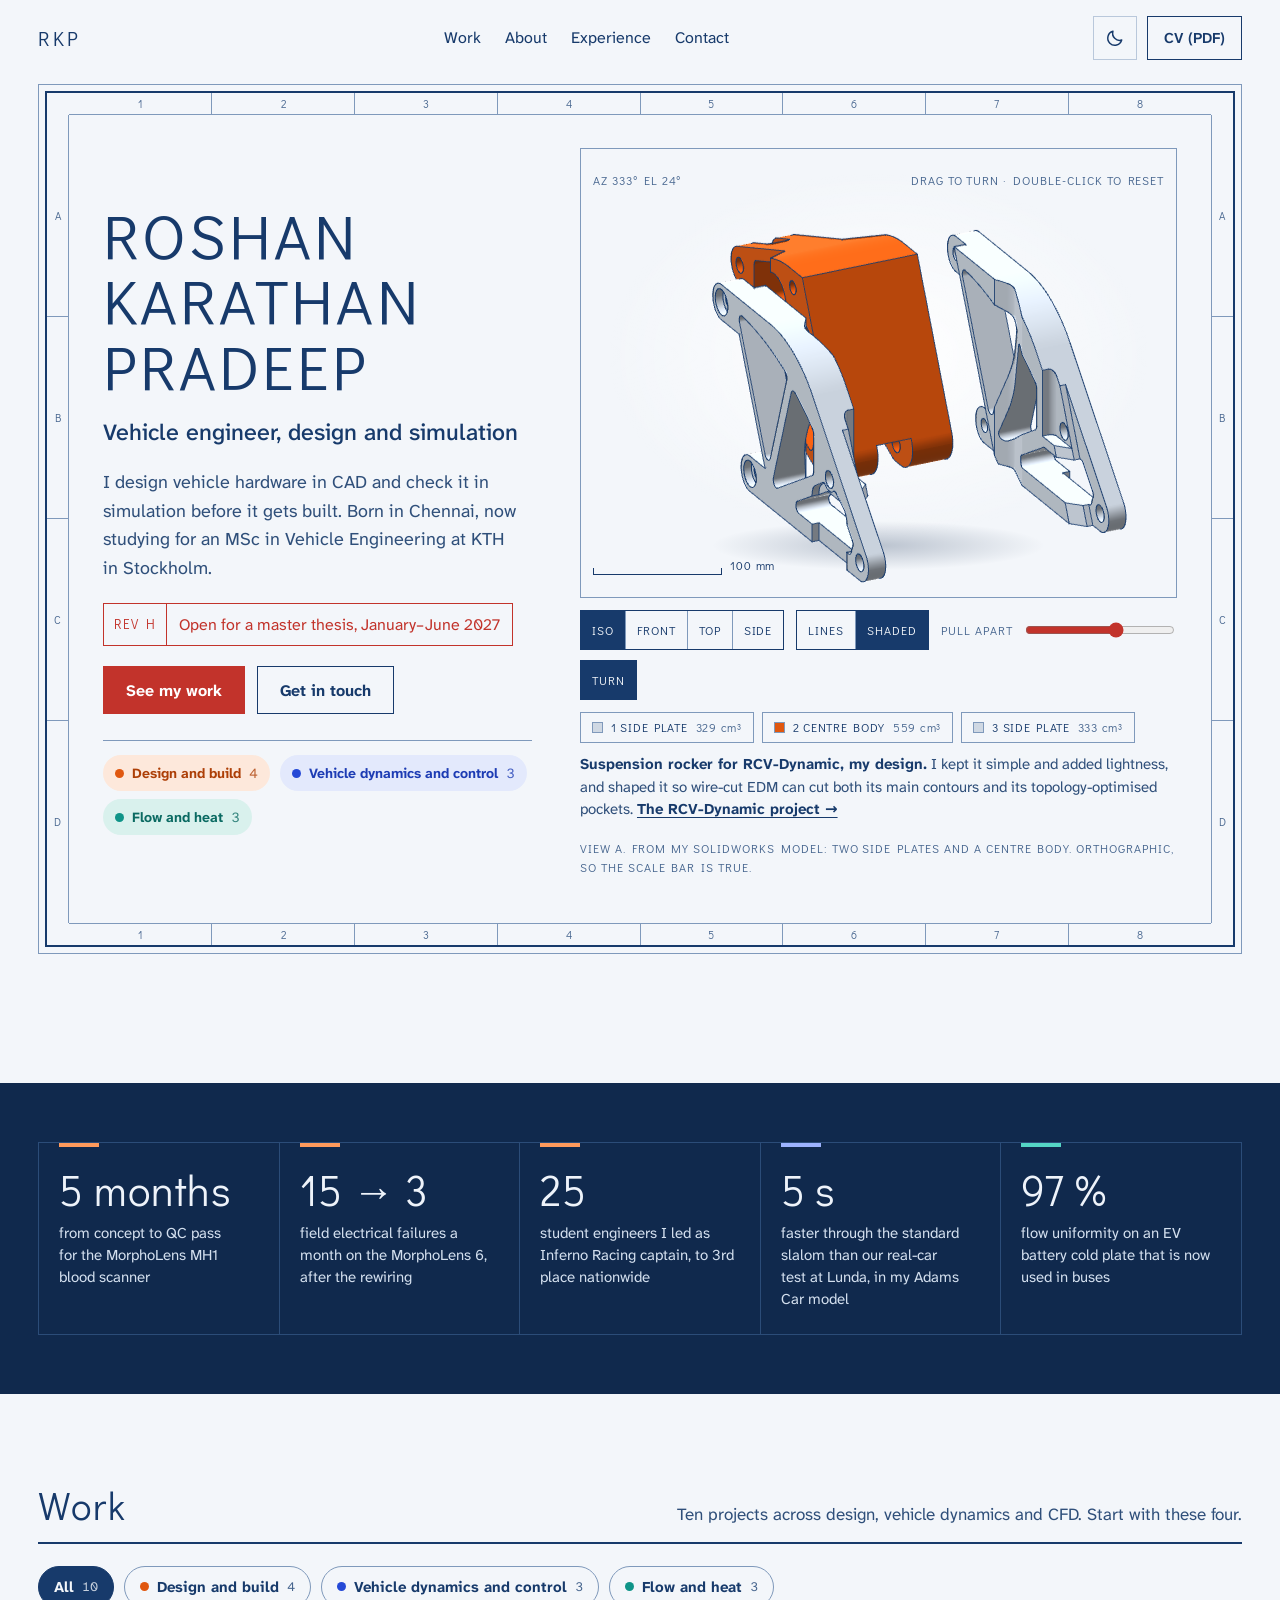
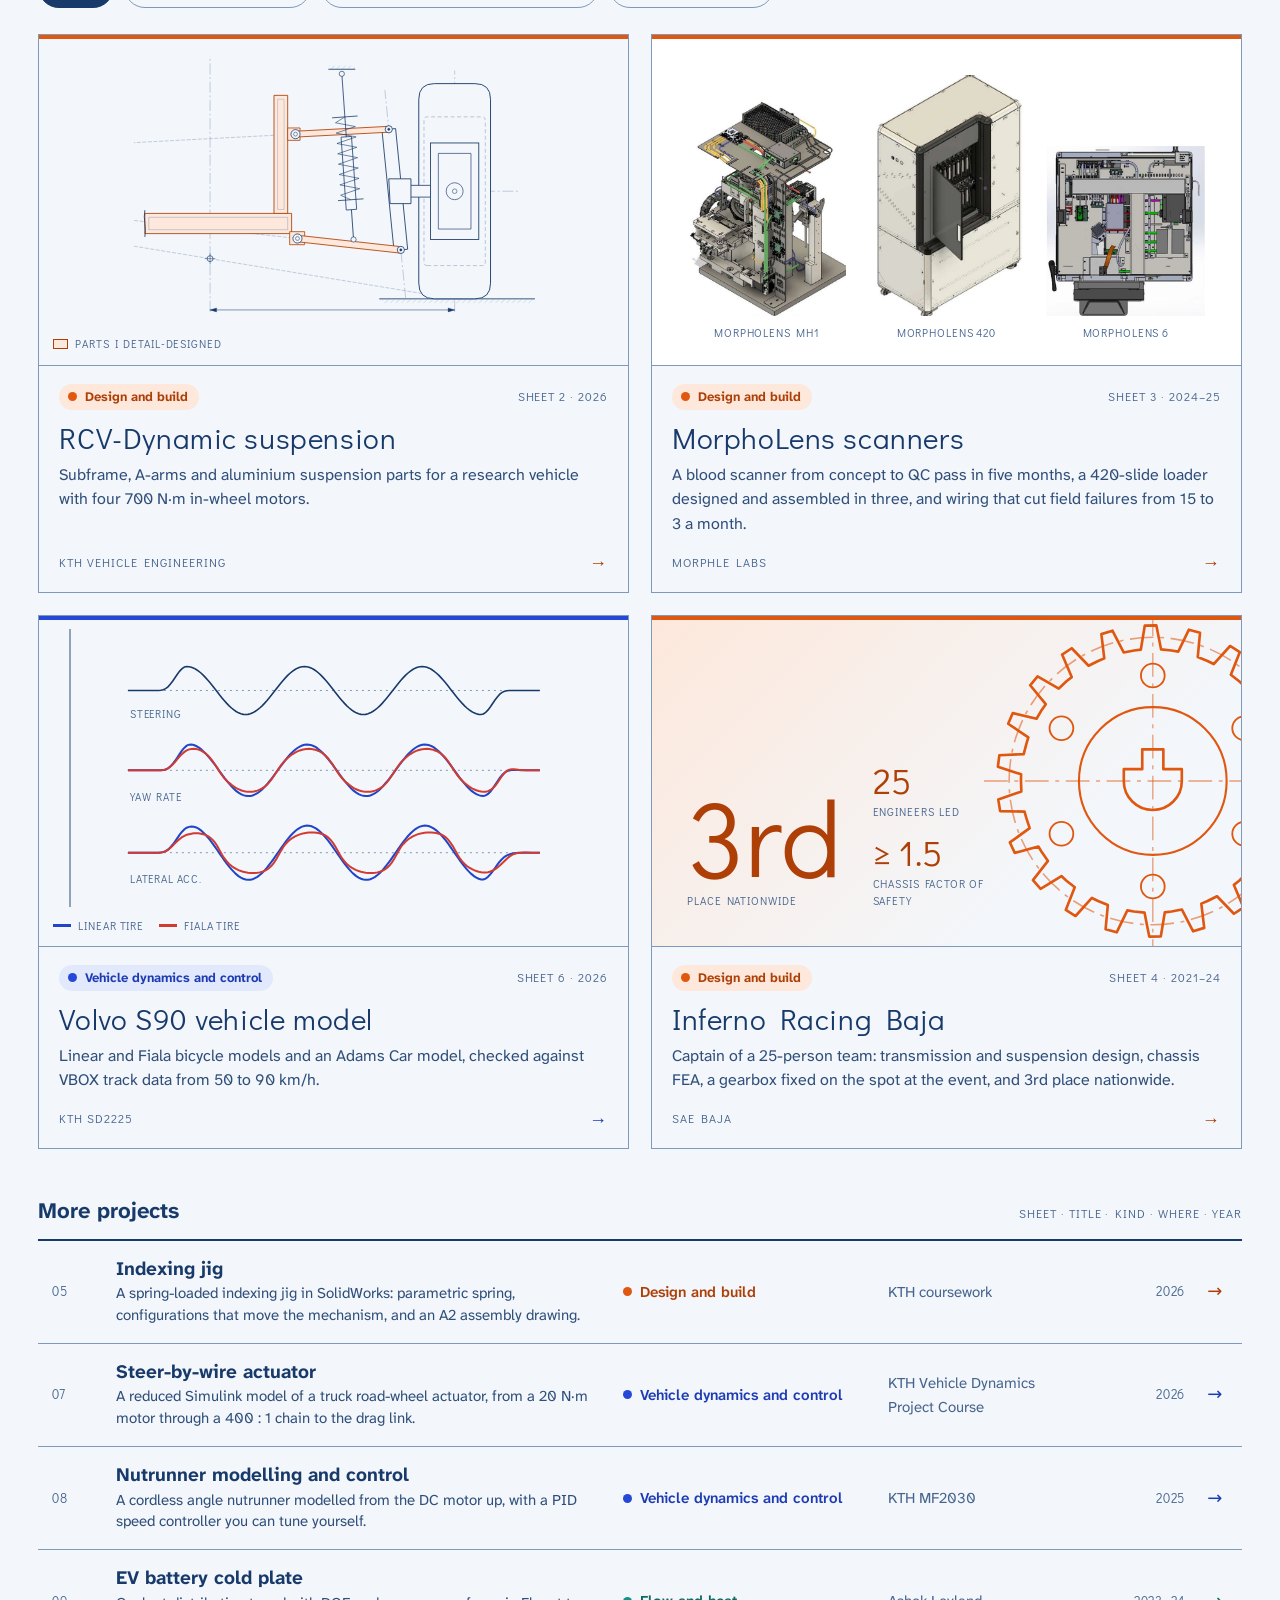
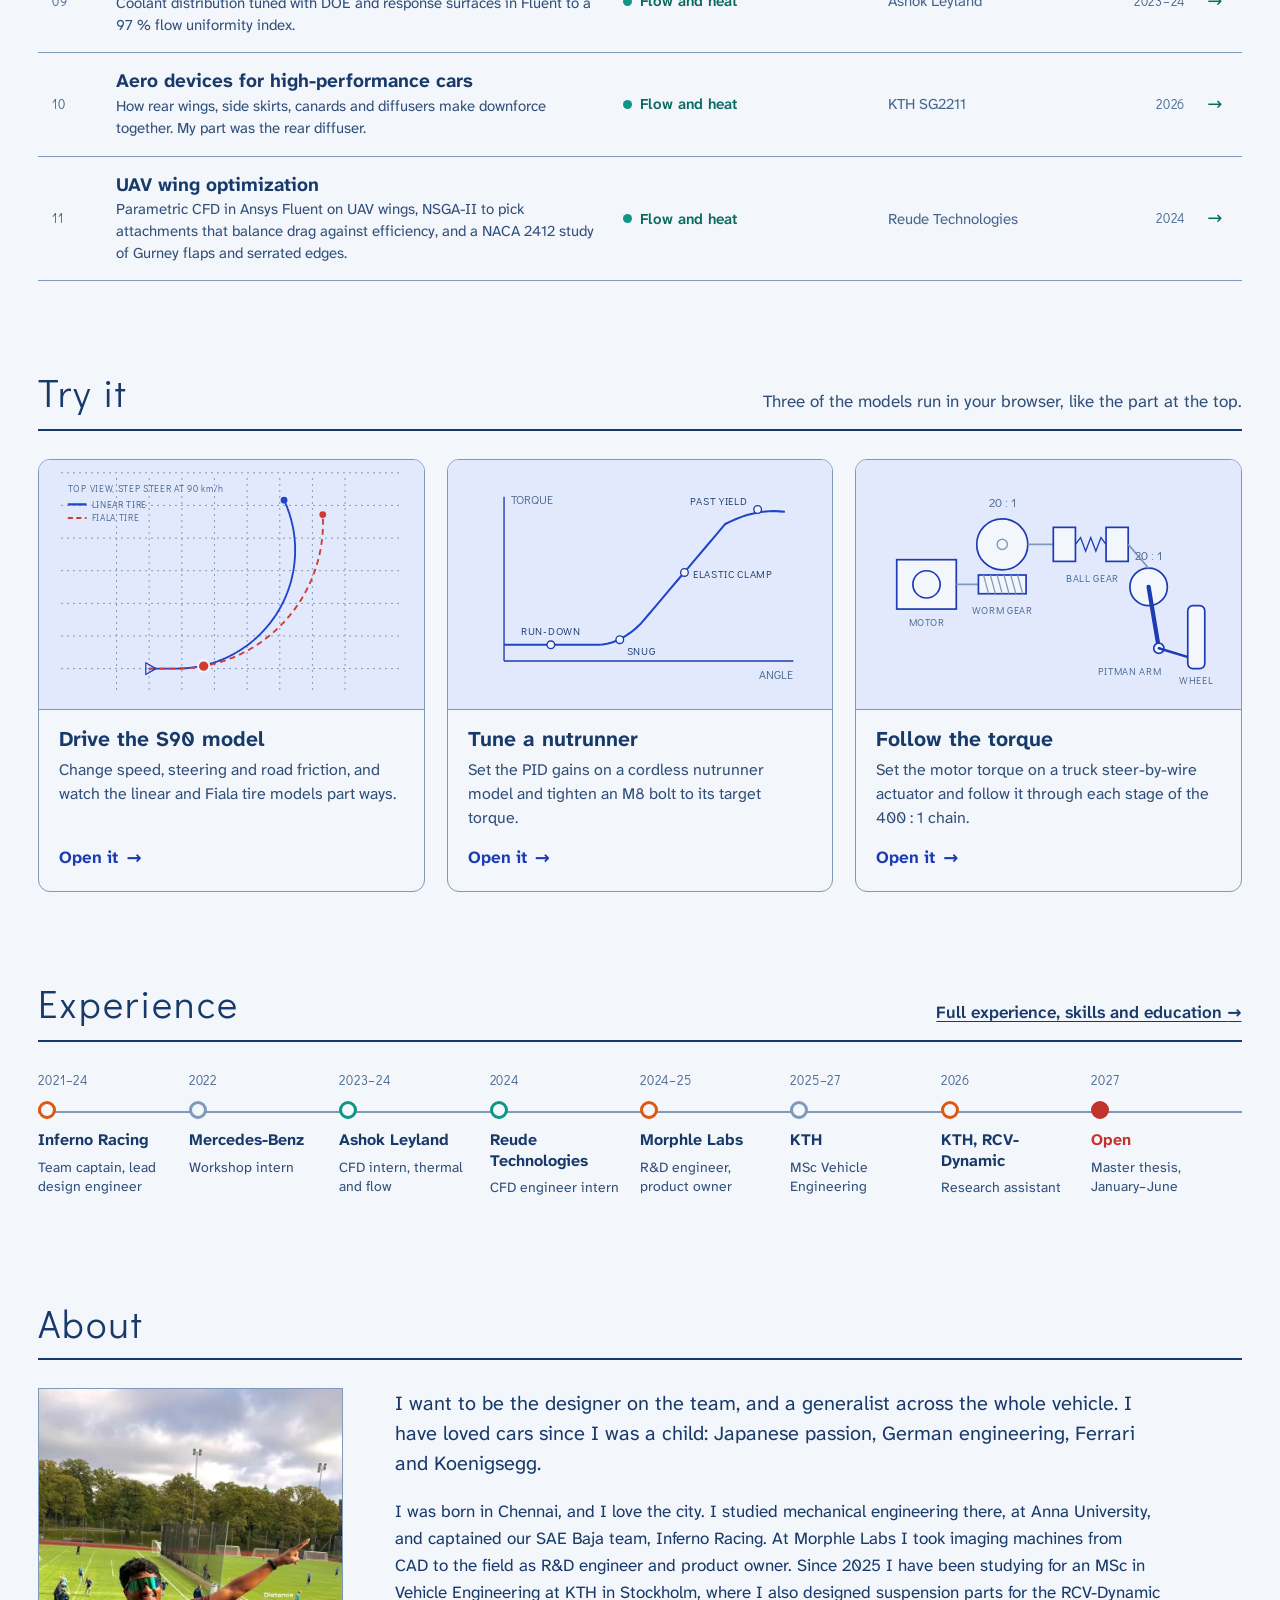
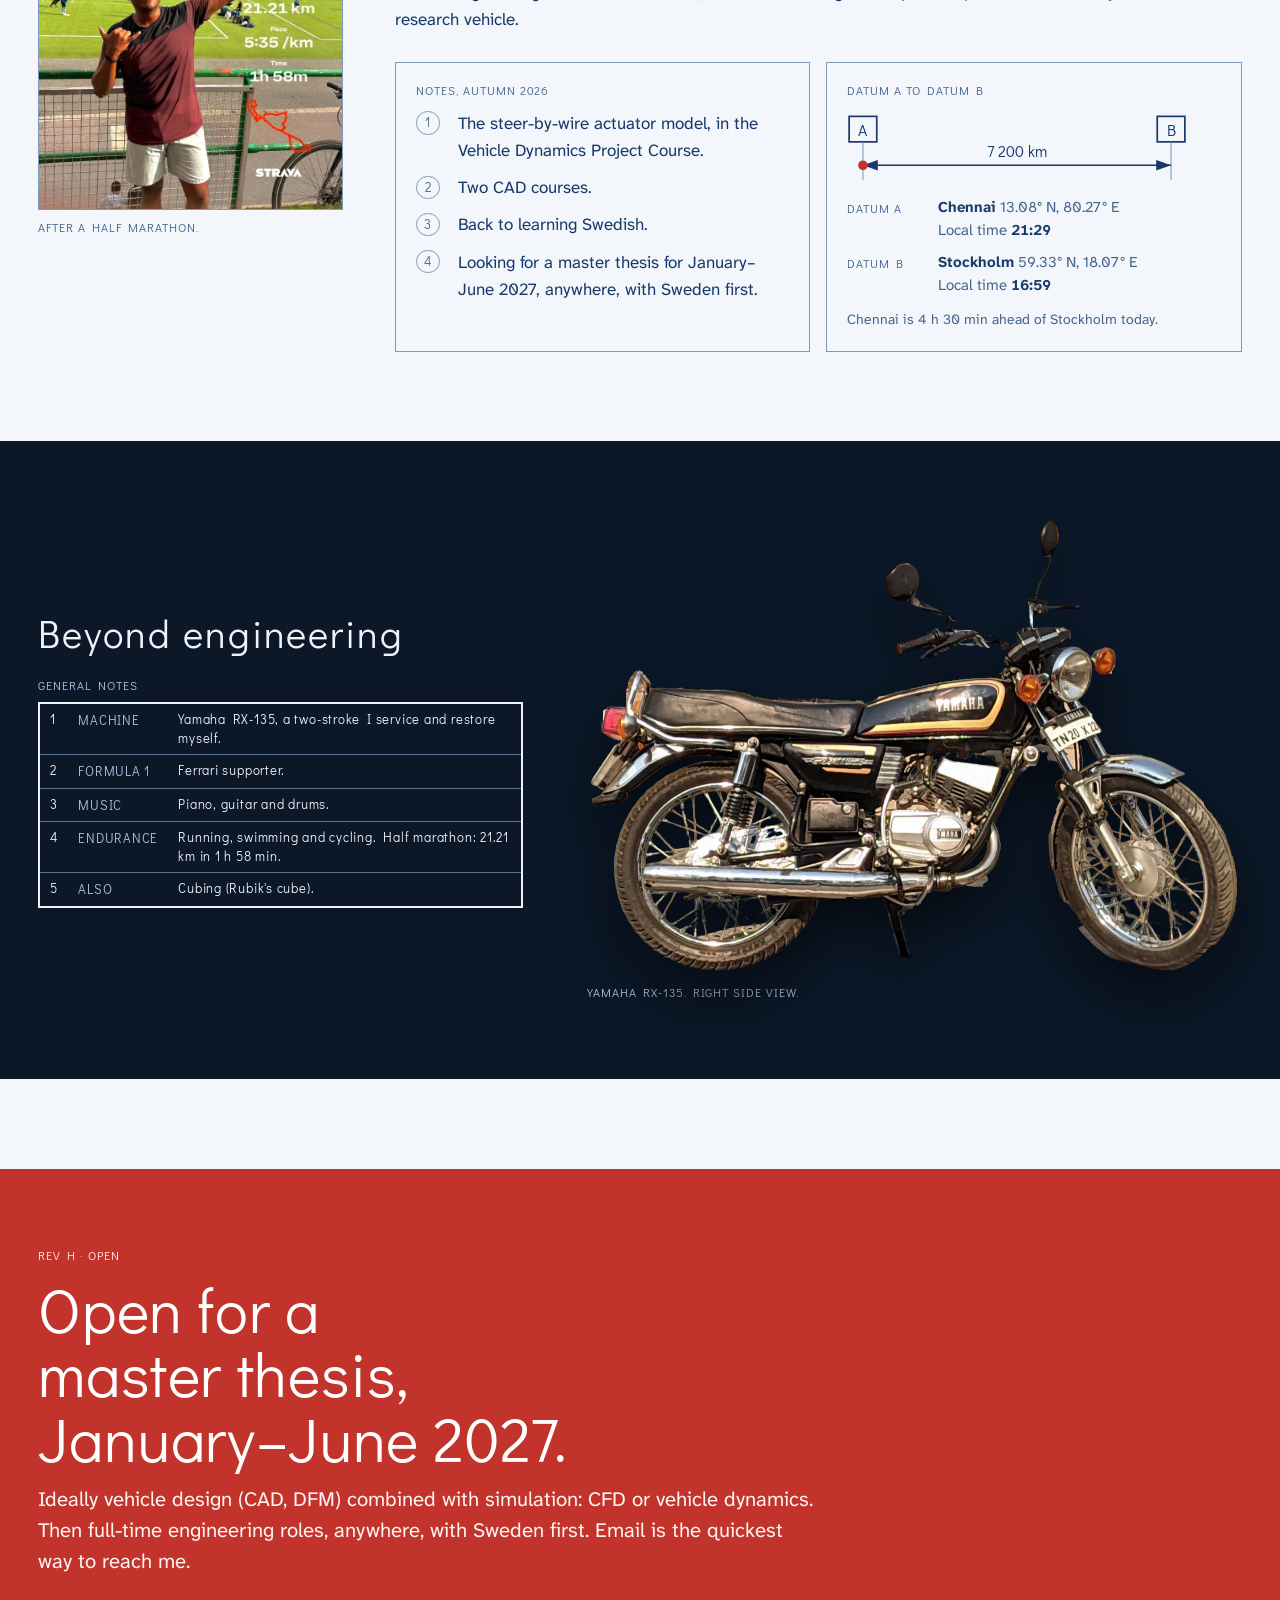
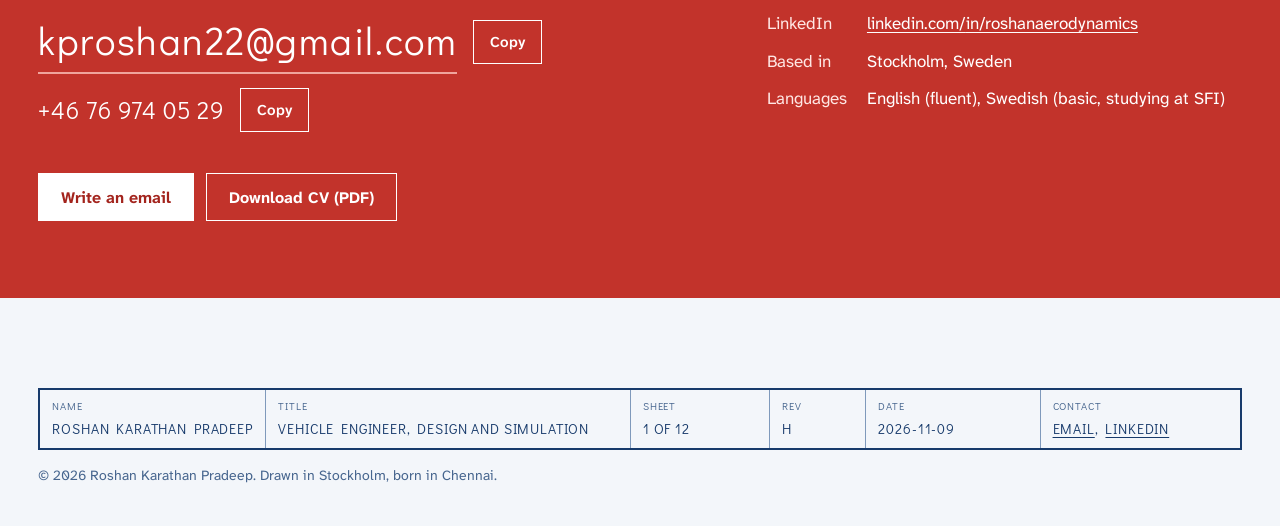
<file: index.html>
<!doctype html>
<html lang="en" data-family="drawing">
<head>
<meta charset="utf-8">
<meta name="viewport" content="width=device-width, initial-scale=1, viewport-fit=cover">
<title>Roshan Karathan Pradeep (Roshan Pradeep) | Vehicle engineer</title>
<meta name="claude:viewport-fit-sides" content="cover">
<meta name="description" content="Portfolio of Roshan Pradeep, vehicle engineer: CAD, GD&T and DFM, CFD and vehicle dynamics. MSc student at KTH, open for a master thesis from January 2027.">
<meta name="color-scheme" content="light dark">
<meta name="author" content="Roshan Karathan Pradeep">
<meta property="og:type" content="profile">
<meta property="og:title" content="Roshan Karathan Pradeep, vehicle engineer">
<meta property="og:description" content="Portfolio of Roshan Pradeep, vehicle engineer: CAD, GD&T and DFM, CFD and vehicle dynamics. MSc student at KTH, open for a master thesis from January 2027.">
<meta property="og:url" content="https://roshan-wins.github.io/">
<meta property="og:image" content="https://roshan-wins.github.io/assets/img/og-card.png">
<link rel="canonical" href="https://roshan-wins.github.io/">
<link rel="icon" href="favicon.svg" type="image/svg+xml">
<script>document.documentElement.classList.add("js");try{var t=localStorage.getItem("rkp-theme");if(t==="dark"||t==="light")document.documentElement.setAttribute("data-theme",t)}catch(e){}</script>
<link rel="preconnect" href="https://fonts.googleapis.com">
<link rel="preconnect" href="https://fonts.gstatic.com" crossorigin>
<link rel="stylesheet" href="https://fonts.googleapis.com/css2?family=Atkinson+Hyperlegible+Next:wght@400;500;700&family=Didact+Gothic&amp;display=swap">
<link rel="stylesheet" href="assets/css/site.css?v=202611091104">

<script type="application/ld+json">{"@context": "https://schema.org", "@graph": [{"@type": "WebSite", "name": "Roshan Karathan Pradeep", "alternateName": "Roshan Pradeep", "url": "https://roshan-wins.github.io/"}, {"@type": "Person", "name": "Roshan Karathan Pradeep", "alternateName": "Roshan Pradeep", "url": "https://roshan-wins.github.io/", "jobTitle": "Vehicle engineer", "email": "mailto:kproshan22@gmail.com", "address": {"@type": "PostalAddress", "addressLocality": "Stockholm", "addressCountry": "SE"}, "alumniOf": [{"@type": "CollegeOrUniversity", "name": "KTH Royal Institute of Technology"}, {"@type": "CollegeOrUniversity", "name": "Anna University"}], "knowsAbout": ["Mechanical design", "CAD", "GD&T", "Vehicle dynamics", "CFD"], "sameAs": ["https://www.linkedin.com/in/roshanaerodynamics"]}]}</script>
<style>.name-display{text-transform:uppercase}</style>

</head>
<body>
<a class="skip-link" href="#main">Skip to content</a>
<header class="site-header">
<div class="wrap">
<a class="brand" href="index.html" aria-label="Roshan Karathan Pradeep, home">RKP</a>
<nav class="nav" aria-label="Main">
<a href="#work">Work</a>
<a href="#about">About</a>
<a href="experience.html">Experience</a>
<a href="#contact">Contact</a>
</nav>
<div class="header-actions">
<button class="icon-btn" type="button" data-theme-toggle aria-label="Switch theme">
<svg class="theme-icon-light" viewBox="0 0 24 24" fill="none" stroke="currentColor" stroke-width="1.8" stroke-linecap="round" stroke-linejoin="round" aria-hidden="true"><path d="M20 14.5A8.5 8.5 0 0 1 9.5 4a8.5 8.5 0 1 0 10.5 10.5Z"/></svg>
<svg class="theme-icon-dark" viewBox="0 0 24 24" fill="none" stroke="currentColor" stroke-width="1.8" stroke-linecap="round" aria-hidden="true"><circle cx="12" cy="12" r="4.2"/><path d="M12 2.5v2.2M12 19.3v2.2M2.5 12h2.2M19.3 12h2.2M5.3 5.3l1.6 1.6M17.1 17.1l1.6 1.6M5.3 18.7l1.6-1.6M17.1 6.9l1.6-1.6"/></svg>
</button>
<a class="btn btn--ghost btn--small" href="cv/Roshan_Karathan_Pradeep_CV.pdf">CV (PDF)</a>
</div>
</div>
</header>
<main id="main">

<section class="hero" aria-labelledby="hero-name">
<div class="wrap">
<div class="sheet">
<div class="sheet__inner">
<div class="zones-h zones-h--top" aria-hidden="true"><span>1</span><span>2</span><span>3</span><span>4</span><span>5</span><span>6</span><span>7</span><span>8</span></div>
<div class="zones-v zones-v--left" aria-hidden="true"><span>A</span><span>B</span><span>C</span><span>D</span></div>
<div class="zones-v zones-v--right" aria-hidden="true"><span>A</span><span>B</span><span>C</span><span>D</span></div>
<div class="zones-h zones-h--bottom" aria-hidden="true"><span>1</span><span>2</span><span>3</span><span>4</span><span>5</span><span>6</span><span>7</span><span>8</span></div>
<div class="sheet__body hero2">
<div class="hero2__text">
<h1 class="name-display" id="hero-name">Roshan Karathan Pradeep</h1>
<p class="role-line">Vehicle engineer, design and simulation</p>
<p class="lede">I design vehicle hardware in CAD and check it in simulation before it gets built. Born in Chennai, now studying for an MSc in Vehicle Engineering at KTH in Stockholm.</p>
<div class="rev-tag"><span class="rev-tag__rev">REV H</span><span class="rev-tag__text">Open for a master thesis, January–June 2027</span></div>
<div class="btn-row">
<a class="btn btn--primary" href="#work">See my work</a>
<a class="btn btn--ghost" href="#contact">Get in touch</a>
</div>
<ul class="disc-legend" aria-label="Kinds of work">
<li><a href="#design" data-disc="design"><span class="disc-dot"></span>Design and build<span class="count tnum">4</span></a></li>
<li><a href="#dynamics" data-disc="dynamics"><span class="disc-dot"></span>Vehicle dynamics and control<span class="count tnum">3</span></a></li>
<li><a href="#flow" data-disc="flow"><span class="disc-dot"></span>Flow and heat<span class="count tnum">3</span></a></li>
</ul>
</div>
<figure class="hero2__view">
<div class="viewer viewer--hero" data-viewer data-src="assets/model/rocker" data-style="shaded">
<div class="viewer__stage">
<img class="viewer__poster viewer__poster--light" src="assets/model/rocker-light.webp" width="1280" height="800" alt="Line drawing of the suspension rocker: two side plates with lightening pockets either side of a centre body" decoding="async">
<img class="viewer__poster viewer__poster--dark" src="assets/model/rocker-dark.webp" width="1280" height="800" alt="" decoding="async">
<canvas tabindex="0" aria-label="3D model of the suspension rocker. Drag to turn it, or use the arrow keys."></canvas>
<p class="viewer__hud viewer__live" data-viewer-angles aria-hidden="true">AZ 0°  EL 0°</p>
<p class="viewer__scale viewer__live" aria-hidden="true"><span class="viewer__bar" data-viewer-bar></span><span data-viewer-bar-text>100 mm</span></p>
<p class="viewer__hint viewer__live" aria-hidden="true">DRAG TO TURN · DOUBLE-CLICK TO RESET</p>
</div>
<div class="viewer__tools viewer__live">
<div class="btn-seg" role="group" aria-label="View">
<button type="button" data-view="iso" aria-pressed="true">ISO</button><button type="button" data-view="front" aria-pressed="false">FRONT</button><button type="button" data-view="top" aria-pressed="false">TOP</button><button type="button" data-view="side" aria-pressed="false">SIDE</button>
</div>
<div class="btn-seg" role="group" aria-label="Style">
<button type="button" data-style="lines" aria-pressed="false">LINES</button><button type="button" data-style="shaded" aria-pressed="true">SHADED</button>
</div>
<label class="viewer__explode"><span>PULL APART</span><input type="range" min="0" max="100" value="0" data-explode aria-label="Pull the parts apart"></label>
<div class="btn-seg viewer__spin"><button type="button" data-spin aria-pressed="true">TURN</button></div>
</div>
<ul class="viewer__parts viewer__live" data-viewer-parts aria-label="Parts in the assembly">
<li data-side="a"><span class="sw" aria-hidden="true"></span>1 SIDE PLATE<span class="dim tnum">329 cm³</span></li>
<li data-side="b"><span class="sw" aria-hidden="true"></span>2 CENTRE BODY<span class="dim tnum">559 cm³</span></li>
<li data-side="a"><span class="sw" aria-hidden="true"></span>3 SIDE PLATE<span class="dim tnum">333 cm³</span></li>
</ul>
</div>
<figcaption class="hero2__cap">
<p class="hero2__part"><b>Suspension rocker for RCV-Dynamic, my design.</b> I kept it simple and added lightness, and shaped it so wire-cut EDM can cut both its main contours and its topology-optimised pockets. <a href="projects/rcv-dynamic.html">The RCV-Dynamic project <span aria-hidden="true">→</span></a></p>
<p class="caption-letter">VIEW A. FROM MY SOLIDWORKS MODEL: TWO SIDE PLATES AND A CENTRE BODY. ORTHOGRAPHIC, SO THE SCALE BAR IS TRUE.</p>
</figcaption>
</figure>
</div>
</div>
</div>
</div>
</section>

<section class="band band--ink stats-band" aria-label="A few results">
<div class="wrap">
<ul class="stats">
<li class="stat" data-disc="design" data-reveal style="--i:0"><a href="projects/morpholens.html">
<span class="stat__v tnum"><span data-count-from="0" data-count-to="5">5</span> months</span>
<span class="stat__l">from concept to QC pass for the MorphoLens MH1 blood scanner</span>
</a></li>
<li class="stat" data-disc="design" data-reveal style="--i:1"><a href="projects/morpholens.html">
<span class="stat__v tnum">15 → <span data-count-from="15" data-count-to="3">3</span></span>
<span class="stat__l">field electrical failures a month on the MorphoLens 6, after the rewiring</span>
</a></li>
<li class="stat" data-disc="design" data-reveal style="--i:2"><a href="projects/inferno-racing-baja.html">
<span class="stat__v tnum"><span data-count-from="0" data-count-to="25">25</span></span>
<span class="stat__l">student engineers I led as Inferno Racing captain, to 3rd place nationwide</span>
</a></li>
<li class="stat" data-disc="dynamics" data-reveal style="--i:3"><a href="projects/volvo-s90.html">
<span class="stat__v tnum"><span data-count-from="0" data-count-to="5">5</span> s</span>
<span class="stat__l">faster through the standard slalom than our real-car test at Lunda, in my Adams Car model</span>
</a></li>
<li class="stat" data-disc="flow" data-reveal style="--i:4"><a href="projects/ev-cold-plate.html">
<span class="stat__v tnum"><span data-count-from="0" data-count-to="97">97</span> %</span>
<span class="stat__l">flow uniformity on an EV battery cold plate that is now used in buses</span>
</a></li>
</ul>
</div>
</section>

<section class="section" id="work" aria-labelledby="work-title">
<div class="wrap">
<div class="section-head">
<h2 class="section-title" id="work-title">Work</h2>
<p class="section-intro">Ten projects across design, vehicle dynamics and CFD. Start with these four.</p>
</div>
<div class="filters" role="group" aria-label="Show projects by kind">
<button type="button" class="chip" data-filter="all" aria-pressed="true">All<span class="count tnum">10</span></button>
<button type="button" class="chip" id="design" data-filter="design" data-disc="design" aria-pressed="false"><span class="disc-dot"></span>Design and build<span class="count tnum">4</span></button>
<button type="button" class="chip" id="dynamics" data-filter="dynamics" data-disc="dynamics" aria-pressed="false"><span class="disc-dot"></span>Vehicle dynamics and control<span class="count tnum">3</span></button>
<button type="button" class="chip" id="flow" data-filter="flow" data-disc="flow" aria-pressed="false"><span class="disc-dot"></span>Flow and heat<span class="count tnum">3</span></button>
</div>
<div class="feat-grid">
<a class="feat" href="projects/rcv-dynamic.html" data-disc="design" data-reveal style="--i:0">
<span class="feat__media feat__media--rcv-dynamic">
<span class="corner-view"><svg class="dwg" viewBox="-240 0 1240 830" xmlns="http://www.w3.org/2000/svg" aria-hidden="true" preserveAspectRatio="xMidYMid meet"><defs><pattern id="hx-card" patternUnits="userSpaceOnUse" width="12" height="12" patternTransform="rotate(45)"><line class="t" x1="0" y1="0" x2="0" y2="12" stroke-width="1.4"/></pattern></defs><line class="t" x1="0.0" y1="800.0" x2="0.0" y2="15.0" stroke-width="1.4" stroke-linecap="butt" stroke-dasharray="34 8 6 8"/><line class="t" x1="750.0" y1="800.0" x2="750.0" y2="60.0" stroke-width="1.4" stroke-linecap="butt" stroke-dasharray="34 8 6 8"/><line class="t" x1="560.0" y1="430.0" x2="950.0" y2="430.0" stroke-width="1.4" stroke-linecap="butt" stroke-dasharray="34 8 6 8"/><line class="m" x1="520.0" y1="760.0" x2="995.0" y2="760.0" stroke-width="2.6" stroke-linecap="round"/><rect x="527" y="760.0" width="468" height="13" fill="url(#hx-card)"/><line class="t" x1="268.0" y1="575.0" x2="-232.0" y2="519.8" stroke-width="1.4" stroke-linecap="round" stroke-dasharray="10 7"/><line class="t" x1="262.0" y1="255.0" x2="-232.0" y2="280.9" stroke-width="1.4" stroke-linecap="round" stroke-dasharray="10 7"/><line class="t" x1="750.0" y1="760.0" x2="-232.0" y2="598.7" stroke-width="1.4" stroke-linecap="round" stroke-dasharray="10 7"/><circle class="m f" cx="0.0" cy="636.8" r="9" stroke-width="2.0"/><line class="m" x1="-15.0" y1="636.8" x2="15.0" y2="636.8" stroke-width="1.6" stroke-linecap="round"/><line class="m" x1="0.0" y1="651.8" x2="0.0" y2="621.8" stroke-width="1.6" stroke-linecap="round"/><line class="t" x1="600.0" y1="760.0" x2="536.0" y2="120.0" stroke-width="1.4" stroke-linecap="butt" stroke-dasharray="34 8 6 8"/><polygon class="m f mine" points="-200.0,560.0 250.0,560.0 250.0,498.0 -200.0,498.0" stroke-width="2.6" stroke-linejoin="round"/><polygon class="t" points="-188.0,548.0 238.0,548.0 238.0,510.0 -188.0,510.0" stroke-width="1.4" stroke-linejoin="round"/><path class="m" d="M-200.0,488.0 C-206.0,515.0 -194.0,543.0 -200.0,570.0" stroke-width="2.6" stroke-linejoin="round" fill="none"/><polygon class="m f mine" points="244.0,594.0 290.0,594.0 290.0,554.0 244.0,554.0" stroke-width="2.4" stroke-linejoin="round"/><polygon class="m f mine" points="196.0,498.0 238.0,498.0 238.0,136.0 196.0,136.0" stroke-width="2.6" stroke-linejoin="round"/><polygon class="t" points="207.0,486.0 227.0,486.0 227.0,148.0 207.0,148.0" stroke-width="1.2" stroke-linejoin="round"/><polygon class="m f mine" points="238.0,274.0 276.0,274.0 276.0,236.0 238.0,236.0" stroke-width="2.4" stroke-linejoin="round"/><path class="m f" d="M688.0,760.0 L812.0,760.0 Q860.0,760.0 860.0,712.0 L860.0,148.0 Q860.0,100.0 812.0,100.0 L688.0,100.0 Q640.0,100.0 640.0,148.0 L640.0,712.0 Q640.0,760.0 688.0,760.0 Z" stroke-width="2.8" stroke-linejoin="round"/><path class="t" d="M666.0,658.0 L834.0,658.0 Q844.0,658.0 844.0,648.0 L844.0,212.0 Q844.0,202.0 834.0,202.0 L666.0,202.0 Q656.0,202.0 656.0,212.0 L656.0,648.0 Q656.0,658.0 666.0,658.0 Z" stroke-width="1.6" stroke-linejoin="round" fill="none" stroke-dasharray="12 8"/><rect class="m" x="676" y="282.0" width="148" height="296" fill="url(#hx-card)" stroke-width="2.6"/><polygon class="m f" points="700.0,546.0 800.0,546.0 800.0,314.0 700.0,314.0" stroke-width="2.0" stroke-linejoin="round"/><circle class="m" cx="750.0" cy="430.0" r="26" stroke-width="2.0"/><circle class="m" cx="750.0" cy="430.0" r="7" stroke-width="1.6"/><polygon class="m f" points="600.0,448.0 676.0,448.0 676.0,412.0 600.0,412.0" stroke-width="2.4" stroke-linejoin="round"/><polygon class="m f" points="564.1,612.1 527.1,242.1 568.9,237.9 605.9,607.9" stroke-width="2.6" stroke-linejoin="round"/><polygon class="m f" points="552.0,468.0 616.0,468.0 616.0,392.0 548.0,392.0" stroke-width="2.6" stroke-linejoin="round"/><polygon class="m f mine" points="583.9,619.9 266.9,584.9 269.1,565.1 586.1,600.1" stroke-width="2.6" stroke-linejoin="round"/><polygon class="m f mine" points="548.5,249.0 262.5,264.0 261.5,246.0 547.5,231.0" stroke-width="2.6" stroke-linejoin="round"/><circle class="m f" cx="585.0" cy="610.0" r="11" stroke-width="2.4"/><circle class="m s" cx="585.0" cy="610.0" r="3.5" stroke-width="1.4"/><circle class="m f" cx="548.0" cy="240.0" r="11" stroke-width="2.4"/><circle class="m s" cx="548.0" cy="240.0" r="3.5" stroke-width="1.4"/><circle class="m f" cx="268.0" cy="575.0" r="14" stroke-width="2.4"/><circle class="m" cx="268.0" cy="575.0" r="6" stroke-width="1.6"/><circle class="m f" cx="262.0" cy="255.0" r="14" stroke-width="2.4"/><circle class="m" cx="262.0" cy="255.0" r="6" stroke-width="1.6"/><line class="m" x1="440.0" y1="578.0" x2="433.5" y2="486.6" stroke-width="2.6" stroke-linecap="round"/><polygon class="m f" points="417.6,487.7 401.7,264.2 433.6,261.9 449.5,485.4" stroke-width="2.4" stroke-linejoin="round"/><line class="m" x1="417.7" y1="263.0" x2="404.0" y2="70.0" stroke-width="2.4" stroke-linecap="round"/><line class="m" x1="393.5" y1="458.8" x2="469.3" y2="453.4" stroke-width="2.4" stroke-linecap="round"/><line class="m" x1="375.5" y1="204.8" x2="451.3" y2="199.4" stroke-width="2.4" stroke-linecap="round"/><polyline class="m" points="431.4,456.1 400.3,442.3 459.0,422.2 398.1,410.6 456.8,390.5 395.8,378.8 454.5,358.7 393.6,347.1 452.3,327.0 391.3,315.3 450.0,295.2 389.1,283.6 447.8,263.5 386.8,251.8 445.5,231.7 384.6,220.1 413.4,202.1" stroke-width="1.8" stroke-linejoin="round"/><circle class="m f" cx="440.0" cy="578.0" r="8" stroke-width="2.0"/><circle class="m f" cx="404.0" cy="70.0" r="8" stroke-width="2.0"/><line class="m" x1="364.0" y1="56.0" x2="444.0" y2="56.0" stroke-width="2.6" stroke-linecap="round"/><rect x="364" y="45.0" width="80" height="11" fill="url(#hx-card)"/><line class="m" x1="0.0" y1="794.0" x2="750.0" y2="794.0" stroke-width="1.6" stroke-linecap="round"/><polygon class="m s" points="0.0,794.0 20.0,788.0 20.0,800.0" stroke-width="1" stroke-linejoin="round"/><polygon class="m s" points="750.0,794.0 730.0,788.0 730.0,800.0" stroke-width="1" stroke-linejoin="round"/></svg></span>
<span class="media-key"><span class="media-key__sw"></span>PARTS I DETAIL-DESIGNED</span>
</span>
<span class="feat__body">
<span class="feat__top"><span class="disc-tag"><span class="disc-dot"></span>Design and build</span><span class="feat__sheet tnum">SHEET 2 · 2026</span></span>
<span class="feat__title" role="heading" aria-level="3">RCV-Dynamic suspension</span>
<span class="feat__text">Subframe, A-arms and aluminium suspension parts for a research vehicle with four 700 N·m in-wheel motors.</span>
<span class="feat__meta"><span>KTH Vehicle Engineering</span><span class="arrow" aria-hidden="true">→</span></span>
</span>
</a>
<a class="feat" href="projects/morpholens.html" data-disc="design" data-reveal style="--i:1">
<span class="feat__media feat__media--morpholens">
<span class="lineup">
<span class="lineup__item"><img src="assets/img/morpholens/mh1-render.webp" width="992" height="1362" alt="" loading="lazy" decoding="async"><span class="lineup__lbl">MORPHOLENS MH1</span></span>
<span class="lineup__item"><img src="assets/img/morpholens/m420-iso.webp" width="852" height="1294" alt="" loading="lazy" decoding="async"><span class="lineup__lbl">MORPHOLENS 420</span></span>
<span class="lineup__item"><img src="assets/img/morpholens/m6-cad-layout.webp" width="1100" height="1176" alt="" loading="lazy" decoding="async"><span class="lineup__lbl">MORPHOLENS 6</span></span>
</span>
</span>
<span class="feat__body">
<span class="feat__top"><span class="disc-tag"><span class="disc-dot"></span>Design and build</span><span class="feat__sheet tnum">SHEET 3 · 2024–25</span></span>
<span class="feat__title" role="heading" aria-level="3">MorphoLens scanners</span>
<span class="feat__text">A blood scanner from concept to QC pass in five months, a 420-slide loader designed and assembled in three, and wiring that cut field failures from 15 to 3 a month.</span>
<span class="feat__meta"><span>Morphle Labs</span><span class="arrow" aria-hidden="true">→</span></span>
</span>
</a>
<a class="feat" href="projects/volvo-s90.html" data-disc="dynamics" data-reveal style="--i:2">
<span class="feat__media feat__media--volvo-s90">
<span class="traces"><svg class="dwg" viewBox="0 0 400 250" xmlns="http://www.w3.org/2000/svg" aria-hidden="true" preserveAspectRatio="xMidYMid meet"><line class="t" x1="0" y1="50.0" x2="400" y2="50.0" stroke-width="1" stroke-dasharray="2 4" vector-effect="non-scaling-stroke"/><line class="t" x1="0" y1="127.5" x2="400" y2="127.5" stroke-width="1" stroke-dasharray="2 4" vector-effect="non-scaling-stroke"/><line class="t" x1="0" y1="207.5" x2="400" y2="207.5" stroke-width="1" stroke-dasharray="2 4" vector-effect="non-scaling-stroke"/><path class="m" d="M0.0 50.0 L2.3 50.0 L4.6 50.0 L6.9 50.0 L9.1 50.0 L11.4 50.0 L13.7 50.0 L16.0 50.0 L18.3 50.0 L20.6 50.0 L22.9 50.0 L25.1 50.0 L27.4 50.0 L29.7 50.0 L32.0 49.8 L34.3 49.3 L36.6 48.2 L38.9 46.4 L41.1 44.0 L43.4 41.0 L45.7 37.6 L48.0 34.3 L50.3 31.2 L52.6 28.8 L54.9 27.2 L57.1 26.7 L59.4 26.9 L61.7 27.4 L64.0 28.3 L66.3 29.6 L68.6 31.1 L70.9 33.0 L73.1 35.1 L75.4 37.5 L77.7 40.1 L80.0 42.8 L82.3 45.6 L84.6 48.5 L86.9 51.5 L89.1 54.4 L91.4 57.2 L93.7 59.9 L96.0 62.5 L98.3 64.9 L100.6 67.0 L102.9 68.9 L105.1 70.4 L107.4 71.7 L109.7 72.6 L112.0 73.2 L114.3 73.3 L116.6 73.2 L118.9 72.6 L121.1 71.7 L123.4 70.4 L125.7 68.9 L128.0 67.0 L130.3 64.9 L132.6 62.5 L134.9 59.9 L137.1 57.2 L139.4 54.4 L141.7 51.5 L144.0 48.5 L146.3 45.6 L148.6 42.8 L150.9 40.1 L153.1 37.5 L155.4 35.1 L157.7 33.0 L160.0 31.1 L162.3 29.6 L164.6 28.3 L166.9 27.4 L169.1 26.9 L171.4 26.7 L173.7 26.9 L176.0 27.4 L178.3 28.3 L180.6 29.6 L182.9 31.1 L185.1 33.0 L187.4 35.1 L189.7 37.5 L192.0 40.1 L194.3 42.8 L196.6 45.6 L198.9 48.5 L201.1 51.5 L203.4 54.4 L205.7 57.2 L208.0 59.9 L210.3 62.5 L212.6 64.9 L214.9 67.0 L217.1 68.9 L219.4 70.4 L221.7 71.7 L224.0 72.6 L226.3 73.2 L228.6 73.3 L230.9 73.2 L233.1 72.6 L235.4 71.7 L237.7 70.4 L240.0 68.9 L242.3 67.0 L244.6 64.9 L246.9 62.5 L249.1 59.9 L251.4 57.2 L253.7 54.4 L256.0 51.5 L258.3 48.5 L260.6 45.6 L262.9 42.8 L265.1 40.1 L267.4 37.5 L269.7 35.1 L272.0 33.0 L274.3 31.1 L276.6 29.6 L278.9 28.3 L281.1 27.4 L283.4 26.9 L285.7 26.7 L288.0 26.9 L290.3 27.4 L292.6 28.3 L294.9 29.6 L297.1 31.1 L299.4 33.0 L301.7 35.1 L304.0 37.5 L306.3 40.1 L308.6 42.8 L310.9 45.6 L313.1 48.5 L315.4 51.5 L317.7 54.4 L320.0 57.2 L322.3 59.9 L324.6 62.5 L326.9 64.9 L329.1 67.0 L331.4 68.9 L333.7 70.4 L336.0 71.7 L338.3 72.6 L340.6 73.2 L342.9 73.3 L345.1 72.8 L347.4 71.2 L349.7 68.8 L352.0 65.7 L354.3 62.4 L356.6 59.0 L358.9 56.0 L361.1 53.6 L363.4 51.8 L365.7 50.7 L368.0 50.2 L370.3 50.0 L372.6 50.0 L374.9 50.0 L377.1 50.0 L379.4 50.0 L381.7 50.0 L384.0 50.0 L386.3 50.0 L388.6 50.0 L390.9 50.0 L393.1 50.0 L395.4 50.0 L397.7 50.0 L400.0 50.0" stroke-width="1.6" fill="none" vector-effect="non-scaling-stroke"/><path class="lin" d="M0.0 127.5 L2.3 127.5 L4.6 127.5 L6.9 127.5 L9.1 127.5 L11.4 127.5 L13.7 127.5 L16.0 127.5 L18.3 127.5 L20.6 127.5 L22.9 127.5 L25.1 127.5 L27.4 127.5 L29.7 127.5 L32.0 127.5 L34.3 127.3 L36.6 126.7 L38.9 125.6 L41.1 123.9 L43.4 121.4 L45.7 118.4 L48.0 115.0 L50.3 111.5 L52.6 108.2 L54.9 105.5 L57.1 103.6 L59.4 102.6 L61.7 102.5 L64.0 102.9 L66.3 103.9 L68.6 105.2 L70.9 106.9 L73.1 108.9 L75.4 111.1 L77.7 113.7 L80.0 116.4 L82.3 119.3 L84.6 122.3 L86.9 125.4 L89.1 128.6 L91.4 131.7 L93.7 134.8 L96.0 137.7 L98.3 140.5 L100.6 143.1 L102.9 145.4 L105.1 147.5 L107.4 149.2 L109.7 150.6 L112.0 151.6 L114.3 152.3 L116.6 152.5 L118.9 152.4 L121.1 151.9 L123.4 150.9 L125.7 149.7 L128.0 148.0 L130.3 146.1 L132.6 143.8 L134.9 141.3 L137.1 138.6 L139.4 135.7 L141.7 132.7 L144.0 129.6 L146.3 126.4 L148.6 123.3 L150.9 120.2 L153.1 117.3 L155.4 114.5 L157.7 111.9 L160.0 109.6 L162.3 107.5 L164.6 105.8 L166.9 104.4 L169.1 103.4 L171.4 102.7 L173.7 102.5 L176.0 102.6 L178.3 103.1 L180.6 104.1 L182.9 105.3 L185.1 107.0 L187.4 108.9 L189.7 111.2 L192.0 113.7 L194.3 116.4 L196.6 119.3 L198.9 122.3 L201.1 125.4 L203.4 128.6 L205.7 131.7 L208.0 134.8 L210.3 137.7 L212.6 140.5 L214.9 143.1 L217.1 145.4 L219.4 147.5 L221.7 149.2 L224.0 150.6 L226.3 151.6 L228.6 152.3 L230.9 152.5 L233.1 152.4 L235.4 151.9 L237.7 150.9 L240.0 149.7 L242.3 148.0 L244.6 146.1 L246.9 143.8 L249.1 141.3 L251.4 138.6 L253.7 135.7 L256.0 132.7 L258.3 129.6 L260.6 126.4 L262.9 123.3 L265.1 120.2 L267.4 117.3 L269.7 114.5 L272.0 111.9 L274.3 109.6 L276.6 107.5 L278.9 105.8 L281.1 104.4 L283.4 103.4 L285.7 102.7 L288.0 102.5 L290.3 102.6 L292.6 103.1 L294.9 104.1 L297.1 105.3 L299.4 107.0 L301.7 108.9 L304.0 111.2 L306.3 113.7 L308.6 116.4 L310.9 119.3 L313.1 122.3 L315.4 125.4 L317.7 128.6 L320.0 131.7 L322.3 134.8 L324.6 137.7 L326.9 140.5 L329.1 143.1 L331.4 145.4 L333.7 147.5 L336.0 149.2 L338.3 150.6 L340.6 151.6 L342.9 152.3 L345.1 152.5 L347.4 151.9 L349.7 150.4 L352.0 148.1 L354.3 145.0 L356.6 141.6 L358.9 138.1 L361.1 134.8 L363.4 132.0 L365.7 129.8 L368.0 128.4 L370.3 127.6 L372.6 127.3 L374.9 127.2 L377.1 127.2 L379.4 127.3 L381.7 127.4 L384.0 127.4 L386.3 127.5 L388.6 127.5 L390.9 127.5 L393.1 127.5 L395.4 127.5 L397.7 127.5 L400.0 127.5" stroke-width="2" fill="none" vector-effect="non-scaling-stroke"/><path class="fia" d="M0.0 127.5 L2.3 127.5 L4.6 127.5 L6.9 127.5 L9.1 127.5 L11.4 127.5 L13.7 127.5 L16.0 127.5 L18.3 127.5 L20.6 127.5 L22.9 127.5 L25.1 127.5 L27.4 127.5 L29.7 127.5 L32.0 127.5 L34.3 127.3 L36.6 126.7 L38.9 125.7 L41.1 124.1 L43.4 121.9 L45.7 119.4 L48.0 116.7 L50.3 114.0 L52.6 111.6 L54.9 109.6 L57.1 108.1 L59.4 107.2 L61.7 106.7 L64.0 106.6 L66.3 106.8 L68.6 107.4 L70.9 108.2 L73.1 109.5 L75.4 111.1 L77.7 113.1 L80.0 115.6 L82.3 118.5 L84.6 121.8 L86.9 125.4 L89.1 129.0 L91.4 132.3 L93.7 135.2 L96.0 137.6 L98.3 139.7 L100.6 141.6 L102.9 143.2 L105.1 144.7 L107.4 145.8 L109.7 146.8 L112.0 147.5 L114.3 148.0 L116.6 148.3 L118.9 148.4 L121.1 148.2 L123.4 147.8 L125.7 147.2 L128.0 146.3 L130.3 145.1 L132.6 143.6 L134.9 141.6 L137.1 139.2 L139.4 136.3 L141.7 133.0 L144.0 129.5 L146.3 126.0 L148.6 122.6 L150.9 119.8 L153.1 117.4 L155.4 115.3 L157.7 113.4 L160.0 111.7 L162.3 110.3 L164.6 109.1 L166.9 108.2 L169.1 107.5 L171.4 107.0 L173.7 106.7 L176.0 106.6 L178.3 106.8 L180.6 107.2 L182.9 107.8 L185.1 108.7 L187.4 109.9 L189.7 111.4 L192.0 113.4 L194.3 115.8 L196.6 118.7 L198.9 122.0 L201.1 125.5 L203.4 129.0 L205.7 132.4 L208.0 135.2 L210.3 137.6 L212.6 139.7 L214.9 141.6 L217.1 143.3 L219.4 144.7 L221.7 145.9 L224.0 146.8 L226.3 147.5 L228.6 148.0 L230.9 148.3 L233.1 148.4 L235.4 148.2 L237.7 147.8 L240.0 147.2 L242.3 146.3 L244.6 145.1 L246.9 143.6 L249.1 141.6 L251.4 139.2 L253.7 136.3 L256.0 133.0 L258.3 129.5 L260.6 126.0 L262.9 122.6 L265.1 119.8 L267.4 117.4 L269.7 115.3 L272.0 113.4 L274.3 111.7 L276.6 110.3 L278.9 109.1 L281.1 108.2 L283.4 107.5 L285.7 107.0 L288.0 106.7 L290.3 106.6 L292.6 106.8 L294.9 107.2 L297.1 107.8 L299.4 108.7 L301.7 109.9 L304.0 111.4 L306.3 113.4 L308.6 115.8 L310.9 118.7 L313.1 122.0 L315.4 125.5 L317.7 129.0 L320.0 132.4 L322.3 135.2 L324.6 137.6 L326.9 139.7 L329.1 141.6 L331.4 143.3 L333.7 144.7 L336.0 145.9 L338.3 146.8 L340.6 147.5 L342.9 148.0 L345.1 148.3 L347.4 148.2 L349.7 147.7 L352.0 146.6 L354.3 144.9 L356.6 142.5 L358.9 139.5 L361.1 136.2 L363.4 132.8 L365.7 130.0 L368.0 127.9 L370.3 126.8 L372.6 126.4 L374.9 126.5 L377.1 126.7 L379.4 127.0 L381.7 127.2 L384.0 127.3 L386.3 127.4 L388.6 127.5 L390.9 127.5 L393.1 127.5 L395.4 127.5 L397.7 127.5 L400.0 127.5" stroke-width="2" fill="none" vector-effect="non-scaling-stroke"/><path class="lin" d="M0.0 207.5 L2.3 207.5 L4.6 207.5 L6.9 207.5 L9.1 207.5 L11.4 207.5 L13.7 207.5 L16.0 207.5 L18.3 207.5 L20.6 207.5 L22.9 207.5 L25.1 207.5 L27.4 207.5 L29.7 207.5 L32.0 207.4 L34.3 206.9 L36.6 206.0 L38.9 204.5 L41.1 202.4 L43.4 199.8 L45.7 196.7 L48.0 193.3 L50.3 190.0 L52.6 187.1 L54.9 184.7 L57.1 183.2 L59.4 182.4 L61.7 182.1 L64.0 182.3 L66.3 183.0 L68.6 184.2 L70.9 185.8 L73.1 187.8 L75.4 190.1 L77.7 192.7 L80.0 195.6 L82.3 198.6 L84.6 201.8 L86.9 205.1 L89.1 208.4 L91.4 211.7 L93.7 214.9 L96.0 218.0 L98.3 220.9 L100.6 223.7 L102.9 226.1 L105.1 228.3 L107.4 230.2 L109.7 231.7 L112.0 232.8 L114.3 233.5 L116.6 233.8 L118.9 233.7 L121.1 233.2 L123.4 232.2 L125.7 230.9 L128.0 229.2 L130.3 227.2 L132.6 224.9 L134.9 222.2 L137.1 219.4 L139.4 216.4 L141.7 213.2 L144.0 209.9 L146.3 206.6 L148.6 203.3 L150.9 200.1 L153.1 197.0 L155.4 194.1 L157.7 191.3 L160.0 188.9 L162.3 186.7 L164.6 184.8 L166.9 183.3 L169.1 182.2 L171.4 181.5 L173.7 181.2 L176.0 181.3 L178.3 181.8 L180.6 182.8 L182.9 184.1 L185.1 185.8 L187.4 187.8 L189.7 190.1 L192.0 192.8 L194.3 195.6 L196.6 198.6 L198.9 201.8 L201.1 205.1 L203.4 208.4 L205.7 211.7 L208.0 214.9 L210.3 218.0 L212.6 220.9 L214.9 223.7 L217.1 226.1 L219.4 228.3 L221.7 230.2 L224.0 231.7 L226.3 232.8 L228.6 233.5 L230.9 233.8 L233.1 233.7 L235.4 233.2 L237.7 232.2 L240.0 230.9 L242.3 229.2 L244.6 227.2 L246.9 224.9 L249.1 222.2 L251.4 219.4 L253.7 216.4 L256.0 213.2 L258.3 209.9 L260.6 206.6 L262.9 203.3 L265.1 200.1 L267.4 197.0 L269.7 194.1 L272.0 191.3 L274.3 188.9 L276.6 186.7 L278.9 184.8 L281.1 183.3 L283.4 182.2 L285.7 181.5 L288.0 181.2 L290.3 181.3 L292.6 181.8 L294.9 182.8 L297.1 184.1 L299.4 185.8 L301.7 187.8 L304.0 190.1 L306.3 192.8 L308.6 195.6 L310.9 198.6 L313.1 201.8 L315.4 205.1 L317.7 208.4 L320.0 211.7 L322.3 214.9 L324.6 218.0 L326.9 220.9 L329.1 223.7 L331.4 226.1 L333.7 228.3 L336.0 230.2 L338.3 231.7 L340.6 232.8 L342.9 233.5 L345.1 233.5 L347.4 232.6 L349.7 230.8 L352.0 228.3 L354.3 225.3 L356.6 222.1 L358.9 218.9 L361.1 216.0 L363.4 213.5 L365.7 211.5 L368.0 210.1 L370.3 209.2 L372.6 208.5 L374.9 208.1 L377.1 207.8 L379.4 207.6 L381.7 207.5 L384.0 207.5 L386.3 207.5 L388.6 207.5 L390.9 207.5 L393.1 207.5 L395.4 207.5 L397.7 207.5 L400.0 207.5" stroke-width="2" fill="none" vector-effect="non-scaling-stroke"/><path class="fia" d="M0.0 207.5 L2.3 207.5 L4.6 207.5 L6.9 207.5 L9.1 207.5 L11.4 207.5 L13.7 207.5 L16.0 207.5 L18.3 207.5 L20.6 207.5 L22.9 207.5 L25.1 207.5 L27.4 207.5 L29.7 207.5 L32.0 207.4 L34.3 206.9 L36.6 206.1 L38.9 204.7 L41.1 202.9 L43.4 200.7 L45.7 198.4 L48.0 196.1 L50.3 194.1 L52.6 192.4 L54.9 191.1 L57.1 190.1 L59.4 189.5 L61.7 189.0 L64.0 188.7 L66.3 188.6 L68.6 188.7 L70.9 189.0 L73.1 189.5 L75.4 190.2 L77.7 191.4 L80.0 192.9 L82.3 195.0 L84.6 197.8 L86.9 201.2 L89.1 205.3 L91.4 209.4 L93.7 213.1 L96.0 216.0 L98.3 218.4 L100.6 220.4 L102.9 222.0 L105.1 223.3 L107.4 224.4 L109.7 225.3 L112.0 226.0 L114.3 226.5 L116.6 226.9 L118.9 227.1 L121.1 227.2 L123.4 227.1 L125.7 226.9 L128.0 226.6 L130.3 226.0 L132.6 225.2 L134.9 224.0 L137.1 222.4 L139.4 220.2 L141.7 217.4 L144.0 213.9 L146.3 209.8 L148.6 205.7 L150.9 201.9 L153.1 199.0 L155.4 196.6 L157.7 194.6 L160.0 193.0 L162.3 191.7 L164.6 190.6 L166.9 189.7 L169.1 189.0 L171.4 188.5 L173.7 188.1 L176.0 187.9 L178.3 187.8 L180.6 187.9 L182.9 188.1 L185.1 188.4 L187.4 189.0 L189.7 189.8 L192.0 191.0 L194.3 192.6 L196.6 194.8 L198.9 197.6 L201.1 201.1 L203.4 205.2 L205.7 209.3 L208.0 213.1 L210.3 216.0 L212.6 218.4 L214.9 220.4 L217.1 222.0 L219.4 223.3 L221.7 224.4 L224.0 225.3 L226.3 226.0 L228.6 226.5 L230.9 226.9 L233.1 227.1 L235.4 227.2 L237.7 227.1 L240.0 226.9 L242.3 226.6 L244.6 226.0 L246.9 225.2 L249.1 224.0 L251.4 222.4 L253.7 220.2 L256.0 217.4 L258.3 213.9 L260.6 209.8 L262.9 205.7 L265.1 201.9 L267.4 199.0 L269.7 196.6 L272.0 194.6 L274.3 193.0 L276.6 191.7 L278.9 190.6 L281.1 189.7 L283.4 189.0 L285.7 188.5 L288.0 188.1 L290.3 187.9 L292.6 187.8 L294.9 187.9 L297.1 188.1 L299.4 188.4 L301.7 189.0 L304.0 189.8 L306.3 191.0 L308.6 192.6 L310.9 194.8 L313.1 197.6 L315.4 201.1 L317.7 205.2 L320.0 209.3 L322.3 213.1 L324.6 216.0 L326.9 218.4 L329.1 220.4 L331.4 222.0 L333.7 223.3 L336.0 224.4 L338.3 225.3 L340.6 226.0 L342.9 226.5 L345.1 226.8 L347.4 226.7 L349.7 226.4 L352.0 225.7 L354.3 224.7 L356.6 223.4 L358.9 221.8 L361.1 219.9 L363.4 217.8 L365.7 215.5 L368.0 213.3 L370.3 211.3 L372.6 209.8 L374.9 208.7 L377.1 208.0 L379.4 207.7 L381.7 207.5 L384.0 207.4 L386.3 207.4 L388.6 207.4 L390.9 207.5 L393.1 207.5 L395.4 207.5 L397.7 207.5 L400.0 207.5" stroke-width="2" fill="none" vector-effect="non-scaling-stroke"/><text class="tx2" x="2" y="77" font-size="10.5" letter-spacing="0.8">STEERING</text><text class="tx2" x="2" y="157" font-size="10.5" letter-spacing="0.8">YAW RATE</text><text class="tx2" x="2" y="237" font-size="10.5" letter-spacing="0.8">LATERAL ACC.</text></svg><span class="scan" aria-hidden="true"></span></span>
<span class="media-key media-key--tel"><span class="ln ln--lin"></span>LINEAR TIRE <span class="ln ln--fia"></span>FIALA TIRE</span>
</span>
<span class="feat__body">
<span class="feat__top"><span class="disc-tag"><span class="disc-dot"></span>Vehicle dynamics and control</span><span class="feat__sheet tnum">SHEET 6 · 2026</span></span>
<span class="feat__title" role="heading" aria-level="3">Volvo S90 vehicle model</span>
<span class="feat__text">Linear and Fiala bicycle models and an Adams Car model, checked against VBOX track data from 50 to 90 km/h.</span>
<span class="feat__meta"><span>KTH SD2225</span><span class="arrow" aria-hidden="true">→</span></span>
</span>
</a>
<a class="feat" href="projects/inferno-racing-baja.html" data-disc="design" data-reveal style="--i:3">
<span class="feat__media feat__media--inferno-racing-baja">
<span class="numerals"><span class="numerals__gear"><svg class="dwg" viewBox="0 0 250 250" xmlns="http://www.w3.org/2000/svg" aria-hidden="true" preserveAspectRatio="xMidYMid meet"><path class="m f" d="M225.0 125.0 L224.9 130.1 L242.5 135.8 L241.4 144.5 L222.9 145.4 L220.9 153.2 L219.4 158.1 L234.7 168.4 L231.2 176.5 L213.2 172.2 L209.1 179.1 L206.2 183.3 L218.0 197.6 L212.4 204.3 L196.3 195.1 L190.5 200.6 L186.5 203.8 L193.8 220.9 L186.5 225.7 L173.7 212.4 L166.5 216.0 L161.8 218.0 L164.0 236.4 L155.6 239.0 L147.1 222.5 L139.2 224.0 L134.1 224.6 L131.1 242.8 L122.3 243.0 L118.7 224.8 L110.8 224.0 L105.7 223.1 L97.6 239.8 L89.2 237.4 L90.9 219.0 L83.5 216.0 L78.8 213.7 L66.4 227.4 L59.0 222.8 L65.8 205.6 L59.5 200.6 L55.7 197.1 L39.9 206.8 L34.1 200.2 L45.5 185.6 L40.9 179.1 L38.2 174.7 L20.3 179.5 L16.6 171.6 L31.6 160.7 L29.1 153.2 L27.7 148.2 L9.2 147.8 L7.8 139.1 L25.3 133.0 L25.0 125.0 L25.1 119.9 L7.5 114.2 L8.6 105.5 L27.1 104.6 L29.1 96.8 L30.6 91.9 L15.3 81.6 L18.8 73.5 L36.8 77.8 L40.9 70.9 L43.8 66.7 L32.0 52.4 L37.6 45.7 L53.7 54.9 L59.5 49.4 L63.5 46.2 L56.2 29.1 L63.5 24.3 L76.3 37.6 L83.5 34.0 L88.2 32.0 L86.0 13.6 L94.4 11.0 L102.9 27.5 L110.8 26.0 L115.9 25.4 L118.9 7.2 L127.7 7.0 L131.3 25.2 L139.2 26.0 L144.3 26.9 L152.4 10.2 L160.8 12.6 L159.1 31.0 L166.5 34.0 L171.2 36.3 L183.6 22.6 L191.0 27.2 L184.2 44.4 L190.5 49.4 L194.3 52.9 L210.1 43.2 L215.9 49.8 L204.5 64.4 L209.1 70.9 L211.8 75.3 L229.7 70.5 L233.4 78.4 L218.4 89.3 L220.9 96.8 L222.3 101.8 L240.8 102.2 L242.2 110.9 L224.7 117.0 Z" stroke-width="2" stroke-linejoin="round"/><circle class="t" cx="125.0" cy="125.0" r="109.0" stroke-width="1.2" fill="none" stroke-dasharray="18 5 3 5"/><circle class="m" cx="125.0" cy="125.0" r="56" stroke-width="1.6" fill="none"/><path class="m f" d="M103.0 125.0 A22 22 0 1 0 147.0 125.0 L147.0 116.0 L133.0 116.0 L133.0 101.0 L117.0 101.0 L117.0 116.0 L103.0 116.0 Z" stroke-width="2" stroke-linejoin="round"/><circle class="m" cx="194.3" cy="165.0" r="9" stroke-width="1.4" fill="none"/><circle class="m" cx="125.0" cy="205.0" r="9" stroke-width="1.4" fill="none"/><circle class="m" cx="55.7" cy="165.0" r="9" stroke-width="1.4" fill="none"/><circle class="m" cx="55.7" cy="85.0" r="9" stroke-width="1.4" fill="none"/><circle class="m" cx="125.0" cy="45.0" r="9" stroke-width="1.4" fill="none"/><circle class="m" cx="194.3" cy="85.0" r="9" stroke-width="1.4" fill="none"/><line class="t" x1="-3.0" y1="125.0" x2="253.0" y2="125.0" stroke-width="1" stroke-dasharray="18 5 3 5"/><line class="t" x1="125.0" y1="-3.0" x2="125.0" y2="253.0" stroke-width="1" stroke-dasharray="18 5 3 5"/></svg></span>
<span class="numerals__grid"><span><b>3rd</b><small>PLACE NATIONWIDE</small></span><span><b>25</b><small>ENGINEERS LED</small></span><span><b>≥ 1.5</b><small>CHASSIS FACTOR OF SAFETY</small></span></span></span>
</span>
<span class="feat__body">
<span class="feat__top"><span class="disc-tag"><span class="disc-dot"></span>Design and build</span><span class="feat__sheet tnum">SHEET 4 · 2021–24</span></span>
<span class="feat__title" role="heading" aria-level="3">Inferno Racing Baja</span>
<span class="feat__text">Captain of a 25-person team: transmission and suspension design, chassis FEA, a gearbox fixed on the spot at the event, and 3rd place nationwide.</span>
<span class="feat__meta"><span>SAE Baja</span><span class="arrow" aria-hidden="true">→</span></span>
</span>
</a>
</div>
<div class="register">
<h3 class="register__title"><span>More projects</span><span class="caption-letter">SHEET · TITLE · KIND · WHERE · YEAR</span></h3>
<ol class="reg">
<li class="reg__row" data-disc="design" data-reveal style="--i:0">
<a href="projects/indexing-jig.html">
<span class="reg__sheet tnum">05</span>
<span class="reg__main"><span class="reg__title">Indexing jig</span><span class="reg__text">A spring-loaded indexing jig in SolidWorks: parametric spring, configurations that move the mechanism, and an A2 assembly drawing.</span></span>
<span class="reg__facts"><span class="reg__disc"><span class="disc-dot"></span>Design and build</span><span class="reg__where">KTH coursework</span><span class="reg__year tnum">2026</span></span>
<span class="reg__arrow" aria-hidden="true">→</span>
</a>
<template><svg class="dwg" viewBox="0 0 640 330" role="img" aria-label="Schematic section of the spring-loaded locking plunger: body, plunger, compression spring, lever on an M12 pivot and the index hole">
<defs>
<pattern id="hx-j1" patternUnits="userSpaceOnUse" width="10" height="10" patternTransform="rotate(45)"><line class="t" x1="0" y1="0" x2="0" y2="10" stroke-width="1.2"/></pattern>
<pattern id="hx-j2" patternUnits="userSpaceOnUse" width="10" height="10" patternTransform="rotate(-45)"><line class="t" x1="0" y1="0" x2="0" y2="10" stroke-width="1.2"/></pattern>
</defs>
<rect class="m" x="20" y="232" width="600" height="28" fill="url(#hx-j2)" stroke-width="2.2"/>
<rect class="m" x="90" y="92" width="290" height="140" fill="url(#hx-j1)" stroke-width="2.4"/>
<rect class="f" x="150" y="124" width="150" height="72"/>
<rect class="f" x="90" y="141" width="62" height="38"/>
<rect class="f" x="298" y="141" width="84" height="38"/>
<polyline class="m" points="90,141 150,141 150,124 300,124 300,141 380,141" stroke-width="2" fill="none"/>
<polyline class="m" points="90,179 150,179 150,196 300,196 300,179 380,179" stroke-width="2" fill="none"/>
<rect class="m" x="430" y="100" width="150" height="132" fill="url(#hx-j2)" stroke-width="2.4"/>
<rect class="f" x="430" y="144" width="52" height="32"/>
<polyline class="m" points="430,144 482,144 482,176 430,176" stroke-width="2" fill="none"/>
<rect class="m f" x="70" y="148" width="404" height="24" stroke-width="2.2"/>
<line class="t" x1="40" y1="160" x2="600" y2="160" stroke-width="1.2" stroke-dasharray="26 6 4 6"/>
<rect class="m f" x="272" y="128" width="20" height="64" stroke-width="2.2"/>
<polyline class="m" points="152,134 160,186 168,134 176,186 184,134 192,186 200,134 208,186 216,134 224,186 232,134 240,186 248,134 256,186 264,134 270,160" stroke-width="1.8" fill="none"/>
<line class="m" x1="44" y1="280" x2="76" y2="44" stroke-width="7" stroke-linecap="round"/>
<circle class="m f" cx="44" cy="280" r="11" stroke-width="2.2"/>
<circle class="m" cx="44" cy="280" r="4" stroke-width="1.6"/>
<circle class="m f" cx="62" cy="160" r="7" stroke-width="2"/>
<line class="t" x1="150" y1="118" x2="150" y2="62" stroke-width="1"/>
<line class="t" x1="272" y1="124" x2="272" y2="62" stroke-width="1"/>
<line class="m" x1="150" y1="70" x2="272" y2="70" stroke-width="1.4"/>
<polygon class="s" points="150,70 164,65 164,75"/>
<polygon class="s" points="272,70 258,65 258,75"/>
<text class="tx" x="211" y="62" font-size="17" text-anchor="middle">20</text>
<text class="tx2" x="150" y="42" font-size="12" letter-spacing="0.7">SPRING LENGTH, LOCKED (12 UNLOCKED)</text>
<line class="t" x1="236" y1="214" x2="254" y2="296" stroke-width="1.4"/><circle class="sd" cx="236" cy="214" r="3"/>
<circle class="m f" cx="258" cy="308" r="13" stroke-width="1.8"/><text class="tx" x="258" y="314" font-size="15" text-anchor="middle">1</text>
<line class="t" x1="420" y1="166" x2="440" y2="300" stroke-width="1.4"/>
<circle class="m f" cx="446" cy="308" r="13" stroke-width="1.8"/><text class="tx" x="446" y="314" font-size="15" text-anchor="middle">2</text>
<line class="t" x1="200" y1="186" x2="186" y2="300" stroke-width="1.4"/>
<circle class="m f" cx="184" cy="308" r="13" stroke-width="1.8"/><text class="tx" x="184" y="314" font-size="15" text-anchor="middle">3</text>
<line class="t" x1="70" y1="80" x2="110" y2="30" stroke-width="1.4"/>
<circle class="m f" cx="118" cy="22" r="13" stroke-width="1.8"/><text class="tx" x="118" y="28" font-size="15" text-anchor="middle">4</text>
<line class="t" x1="560" y1="120" x2="590" y2="60" stroke-width="1.4"/>
<circle class="m f" cx="596" cy="48" r="13" stroke-width="1.8"/><text class="tx" x="596" y="54" font-size="15" text-anchor="middle">5</text>
</svg></template>
</li>
<li class="reg__row" data-disc="dynamics" data-reveal style="--i:1">
<a href="projects/steer-by-wire.html">
<span class="reg__sheet tnum">07</span>
<span class="reg__main"><span class="reg__title">Steer-by-wire actuator</span><span class="reg__text">A reduced Simulink model of a truck road-wheel actuator, from a 20 N·m motor through a 400 : 1 chain to the drag link.</span></span>
<span class="reg__facts"><span class="reg__disc"><span class="disc-dot"></span>Vehicle dynamics and control</span><span class="reg__where">KTH Vehicle Dynamics Project Course</span><span class="reg__year tnum">2026</span></span>
<span class="reg__arrow" aria-hidden="true">→</span>
</a>
<template><svg class="dwg" viewBox="0 0 400 250" xmlns="http://www.w3.org/2000/svg" aria-hidden="true" preserveAspectRatio="xMidYMid meet"><rect class="m f" x="22" y="96" width="70" height="58" stroke-width="2"/><circle class="m f" cx="57" cy="125" r="16" stroke-width="2"/><line class="t" x1="92" y1="125" x2="118" y2="125" stroke-width="2"/><rect class="m f" x="118" y="114" width="56" height="22" stroke-width="2"/><line class="t" x1="124" y1="114" x2="130" y2="136" stroke-width="1.4"/><line class="t" x1="132" y1="114" x2="138" y2="136" stroke-width="1.4"/><line class="t" x1="140" y1="114" x2="146" y2="136" stroke-width="1.4"/><line class="t" x1="148" y1="114" x2="154" y2="136" stroke-width="1.4"/><line class="t" x1="156" y1="114" x2="162" y2="136" stroke-width="1.4"/><line class="t" x1="164" y1="114" x2="170" y2="136" stroke-width="1.4"/><circle class="m f" cx="146" cy="78" r="30" stroke-width="2"/><circle class="t" cx="146" cy="78" r="6" stroke-width="1.6"/><line class="t" x1="176" y1="78" x2="206" y2="78" stroke-width="2"/><rect class="m f" x="206" y="58" width="26" height="40" stroke-width="2"/><polyline class="m" points="232,78 238,70 244,86 250,70 256,86 262,70 268,78" stroke-width="1.6" fill="none"/><rect class="m f" x="268" y="58" width="26" height="40" stroke-width="2"/><circle class="m f" cx="318" cy="128" r="22" stroke-width="2"/><line class="t" x1="294" y1="78" x2="318" y2="106" stroke-width="2"/><line class="m" x1="318" y1="128" x2="330" y2="200" stroke-width="5" stroke-linecap="round"/><circle class="m f" cx="330" cy="200" r="6" stroke-width="2"/><line class="m" x1="330" y1="200" x2="376" y2="214" stroke-width="3" stroke-linecap="round"/><rect class="m f" x="364" y="150" width="20" height="74" rx="6" stroke-width="2"/><text class="tx2" x="146" y="34" font-size="15" text-anchor="middle">20 : 1</text><text class="tx2" x="318" y="96" font-size="15" text-anchor="middle">20 : 1</text><text class="tx2" x="57" y="174" font-size="12" text-anchor="middle" letter-spacing="0.8">MOTOR</text><text class="tx2" x="146" y="160" font-size="12" text-anchor="middle" letter-spacing="0.8">WORM GEAR</text><text class="tx2" x="252" y="122" font-size="12" text-anchor="middle" letter-spacing="0.8">BALL GEAR</text><text class="tx2" x="296" y="232" font-size="12" text-anchor="middle" letter-spacing="0.8">PITMAN ARM</text><text class="tx2" x="374" y="242" font-size="12" text-anchor="middle" letter-spacing="0.8">WHEEL</text></svg></template>
</li>
<li class="reg__row" data-disc="dynamics" data-reveal style="--i:2">
<a href="projects/nutrunner.html">
<span class="reg__sheet tnum">08</span>
<span class="reg__main"><span class="reg__title">Nutrunner modelling and control</span><span class="reg__text">A cordless angle nutrunner modelled from the DC motor up, with a PID speed controller you can tune yourself.</span></span>
<span class="reg__facts"><span class="reg__disc"><span class="disc-dot"></span>Vehicle dynamics and control</span><span class="reg__where">KTH MF2030</span><span class="reg__year tnum">2025</span></span>
<span class="reg__arrow" aria-hidden="true">→</span>
</a>
<template><svg class="dwg" viewBox="0 0 400 250" xmlns="http://www.w3.org/2000/svg" aria-hidden="true" preserveAspectRatio="xMidYMid meet"><line class="m" x1="40" y1="215" x2="380" y2="215" stroke-width="1.6"/><line class="m" x1="40" y1="215" x2="40" y2="22" stroke-width="1.6"/><path class="lin" d="M40.0 196.0 L50.0 196.0 L60.0 196.0 L70.0 196.0 L80.0 196.0 L90.0 196.0 L100.0 196.0 L110.0 196.0 L120.0 196.0 L130.0 196.0 L140.0 196.0 L150.0 196.0 L150.0 196.0 L155.6 195.7 L161.1 194.8 L166.7 193.3 L172.2 191.3 L177.8 188.6 L183.3 185.3 L188.9 181.5 L194.4 177.0 L200.0 172.0 L200.0 172.0 L211.1 158.9 L222.2 145.8 L233.3 132.7 L244.4 119.6 L255.6 106.4 L266.7 93.3 L277.8 80.2 L288.9 67.1 L300.0 54.0 L300.0 54.0 L306.4 51.0 L312.7 48.2 L319.1 45.7 L325.5 43.6 L331.8 41.9 L338.2 40.5 L344.5 39.6 L350.9 39.1 L357.3 38.9 L363.6 39.2 L370.0 39.7" stroke-width="2.4" fill="none"/><circle class="m f" cx="95" cy="196" r="4.5" stroke-width="1.6"/><text class="tx" x="95" y="184" font-size="12.5" text-anchor="middle" letter-spacing="0.8">RUN-DOWN</text><circle class="m f" cx="176" cy="190" r="4.5" stroke-width="1.6"/><text class="tx" x="184" y="208" font-size="12.5" text-anchor="start" letter-spacing="0.8">SNUG</text><circle class="m f" cx="252" cy="111" r="4.5" stroke-width="1.6"/><text class="tx" x="262" y="118" font-size="12.5" text-anchor="start" letter-spacing="0.8">ELASTIC CLAMP</text><circle class="m f" cx="338" cy="37" r="4.5" stroke-width="1.6"/><text class="tx" x="326" y="32" font-size="12.5" text-anchor="end" letter-spacing="0.8">PAST YIELD</text><text class="tx2" x="380" y="236" font-size="14" text-anchor="end">ANGLE</text><text class="tx2" x="48" y="30" font-size="14">TORQUE</text></svg></template>
</li>
<li class="reg__row" data-disc="flow" data-reveal style="--i:3">
<a href="projects/ev-cold-plate.html">
<span class="reg__sheet tnum">09</span>
<span class="reg__main"><span class="reg__title">EV battery cold plate</span><span class="reg__text">Coolant distribution tuned with DOE and response surfaces in Fluent to a 97 % flow uniformity index.</span></span>
<span class="reg__facts"><span class="reg__disc"><span class="disc-dot"></span>Flow and heat</span><span class="reg__where">Ashok Leyland</span><span class="reg__year tnum">2023–24</span></span>
<span class="reg__arrow" aria-hidden="true">→</span>
</a>
<template><span class="big-figure"><span class="tnum">97 %</span><small>FLOW UNIFORMITY INDEX</small></span></template>
</li>
<li class="reg__row" data-disc="flow" data-reveal style="--i:4">
<a href="projects/aero-devices.html">
<span class="reg__sheet tnum">10</span>
<span class="reg__main"><span class="reg__title">Aero devices for high-performance cars</span><span class="reg__text">How rear wings, side skirts, canards and diffusers make downforce together. My part was the rear diffuser.</span></span>
<span class="reg__facts"><span class="reg__disc"><span class="disc-dot"></span>Flow and heat</span><span class="reg__where">KTH SG2211</span><span class="reg__year tnum">2026</span></span>
<span class="reg__arrow" aria-hidden="true">→</span>
</a>
<template><img class="is-photo" src="assets/img/aero-devices/solidworks-baseline-mesh.webp" width="1100" height="714" alt=""></template>
</li>
<li class="reg__row" data-disc="flow" data-reveal style="--i:5">
<a href="projects/uav-wing.html">
<span class="reg__sheet tnum">11</span>
<span class="reg__main"><span class="reg__title">UAV wing optimization</span><span class="reg__text">Parametric CFD in Ansys Fluent on UAV wings, NSGA-II to pick attachments that balance drag against efficiency, and a NACA 2412 study of Gurney flaps and serrated edges.</span></span>
<span class="reg__facts"><span class="reg__disc"><span class="disc-dot"></span>Flow and heat</span><span class="reg__where">Reude Technologies</span><span class="reg__year tnum">2024</span></span>
<span class="reg__arrow" aria-hidden="true">→</span>
</a>
<template><svg class="dwg" viewBox="0 0 400 250" xmlns="http://www.w3.org/2000/svg" aria-hidden="true" preserveAspectRatio="xMidYMid meet"><line class="m" x1="40" y1="215" x2="380" y2="215" stroke-width="1.6"/><line class="m" x1="40" y1="215" x2="40" y2="22" stroke-width="1.6"/><path class="lin" d="M66 186 C 100 110, 160 82, 230 72 S 340 64, 366 62" stroke-width="2.2" fill="none"/><g class="sd"><circle cx="74" cy="172" r="5"/><circle cx="100" cy="124" r="5"/><circle cx="140" cy="96" r="5"/><circle cx="188" cy="80" r="5"/><circle cx="240" cy="71" r="5"/><circle cx="300" cy="66" r="5"/><circle cx="352" cy="63" r="5"/></g><g class="t" stroke-width="1.4" fill="none"><circle cx="120" cy="180" r="4.5"/><circle cx="160" cy="140" r="4.5"/><circle cx="196" cy="168" r="4.5"/><circle cx="236" cy="120" r="4.5"/><circle cx="276" cy="100" r="4.5"/><circle cx="290" cy="160" r="4.5"/><circle cx="330" cy="96" r="4.5"/><circle cx="140" cy="200" r="4.5"/></g><text class="tx2" x="380" y="236" font-size="14" text-anchor="end">DRAG</text><text class="tx2" x="48" y="30" font-size="14">EFFICIENCY</text></svg>
</template>
</li>
</ol>
</div>
</div>
</section>

<section class="section" id="try" aria-labelledby="try-title">
<div class="wrap">
<div class="section-head">
<h2 class="section-title" id="try-title">Try it</h2>
<p class="section-intro">Three of the models run in your browser, like the part at the top.</p>
</div>
<div class="play-grid">
<a class="play" href="projects/volvo-s90.html#simulator" data-disc="dynamics" data-reveal style="--i:0">
<span class="play__view"><svg class="dwg" viewBox="0 0 400 250" xmlns="http://www.w3.org/2000/svg" aria-hidden="true" preserveAspectRatio="xMidYMid meet"><line class="t" x1="65.3" y1="0" x2="65.3" y2="250" stroke-width="1" stroke-dasharray="2 4" vector-effect="non-scaling-stroke"/><line class="t" x1="103.6" y1="0" x2="103.6" y2="250" stroke-width="1" stroke-dasharray="2 4" vector-effect="non-scaling-stroke"/><line class="t" x1="142.0" y1="0" x2="142.0" y2="250" stroke-width="1" stroke-dasharray="2 4" vector-effect="non-scaling-stroke"/><line class="t" x1="180.3" y1="0" x2="180.3" y2="250" stroke-width="1" stroke-dasharray="2 4" vector-effect="non-scaling-stroke"/><line class="t" x1="218.7" y1="0" x2="218.7" y2="250" stroke-width="1" stroke-dasharray="2 4" vector-effect="non-scaling-stroke"/><line class="t" x1="257.1" y1="0" x2="257.1" y2="250" stroke-width="1" stroke-dasharray="2 4" vector-effect="non-scaling-stroke"/><line class="t" x1="295.4" y1="0" x2="295.4" y2="250" stroke-width="1" stroke-dasharray="2 4" vector-effect="non-scaling-stroke"/><line class="t" x1="333.8" y1="0" x2="333.8" y2="250" stroke-width="1" stroke-dasharray="2 4" vector-effect="non-scaling-stroke"/><line class="t" x1="0" y1="224.0" x2="400" y2="224.0" stroke-width="1" stroke-dasharray="2 4" vector-effect="non-scaling-stroke"/><line class="t" x1="0" y1="185.6" x2="400" y2="185.6" stroke-width="1" stroke-dasharray="2 4" vector-effect="non-scaling-stroke"/><line class="t" x1="0" y1="147.3" x2="400" y2="147.3" stroke-width="1" stroke-dasharray="2 4" vector-effect="non-scaling-stroke"/><line class="t" x1="0" y1="108.9" x2="400" y2="108.9" stroke-width="1" stroke-dasharray="2 4" vector-effect="non-scaling-stroke"/><line class="t" x1="0" y1="70.6" x2="400" y2="70.6" stroke-width="1" stroke-dasharray="2 4" vector-effect="non-scaling-stroke"/><line class="t" x1="0" y1="32.2" x2="400" y2="32.2" stroke-width="1" stroke-dasharray="2 4" vector-effect="non-scaling-stroke"/><line class="t" x1="0" y1="-6.1" x2="400" y2="-6.1" stroke-width="1" stroke-dasharray="2 4" vector-effect="non-scaling-stroke"/><path class="lin" d="M103.6 224.0 L105.1 224.0 L106.5 224.0 L108.0 224.0 L109.4 224.0 L110.8 224.0 L112.3 224.0 L113.7 224.0 L115.1 224.0 L116.6 224.0 L118.0 224.0 L119.5 224.0 L120.9 224.0 L122.3 224.0 L123.8 224.0 L125.2 224.0 L126.7 224.0 L128.1 224.0 L129.5 224.0 L131.0 224.0 L132.4 224.0 L133.8 224.0 L135.3 224.0 L136.7 224.0 L138.2 223.9 L139.6 223.9 L141.0 223.8 L142.5 223.8 L143.9 223.7 L145.3 223.6 L146.8 223.5 L148.2 223.4 L149.6 223.2 L151.1 223.1 L152.5 222.9 L153.9 222.8 L155.4 222.6 L156.8 222.4 L158.2 222.1 L159.6 221.9 L161.0 221.7 L162.4 221.4 L163.9 221.1 L165.3 220.8 L166.7 220.5 L168.1 220.2 L169.5 219.8 L170.9 219.5 L172.3 219.1 L173.6 218.7 L175.0 218.3 L176.4 217.9 L177.8 217.5 L179.1 217.1 L180.5 216.6 L181.9 216.1 L183.2 215.7 L184.6 215.2 L185.9 214.7 L187.3 214.1 L188.6 213.6 L189.9 213.1 L191.2 212.5 L192.6 211.9 L193.9 211.3 L195.2 210.7 L196.5 210.1 L197.8 209.5 L199.1 208.8 L200.3 208.2 L201.6 207.5 L202.9 206.8 L204.1 206.1 L205.4 205.4 L206.6 204.7 L207.9 203.9 L209.1 203.2 L210.3 202.4 L211.5 201.7 L212.7 200.9 L213.9 200.1 L215.1 199.3 L216.3 198.4 L217.5 197.6 L218.6 196.7 L219.8 195.9 L220.9 195.0 L222.1 194.1 L223.2 193.2 L224.3 192.3 L225.4 191.4 L226.5 190.5 L227.6 189.5 L228.7 188.6 L229.7 187.6 L230.8 186.7 L231.8 185.7 L232.9 184.7 L233.9 183.7 L234.9 182.6 L235.9 181.6 L236.9 180.6 L237.9 179.5 L238.9 178.5 L239.8 177.4 L240.8 176.3 L241.7 175.2 L242.7 174.1 L243.6 173.0 L244.5 171.9 L245.4 170.8 L246.3 169.7 L247.1 168.5 L248.0 167.4 L248.8 166.2 L249.7 165.0 L250.5 163.8 L251.3 162.7 L252.1 161.5 L252.9 160.3 L253.7 159.0 L254.4 157.8 L255.2 156.6 L255.9 155.4 L256.6 154.1 L257.4 152.9 L258.1 151.6 L258.7 150.3 L259.4 149.1 L260.1 147.8 L260.7 146.5 L261.3 145.2 L262.0 143.9 L262.6 142.6 L263.2 141.3 L263.7 140.0 L264.3 138.7 L264.8 137.3 L265.4 136.0 L265.9 134.7 L266.4 133.3 L266.9 132.0 L267.4 130.6 L267.9 129.2 L268.3 127.9 L268.7 126.5 L269.2 125.1 L269.6 123.8 L270.0 122.4 L270.4 121.0 L270.7 119.6 L271.1 118.2 L271.4 116.8 L271.7 115.4 L272.0 114.0 L272.3 112.6 L272.6 111.2 L272.9 109.8 L273.1 108.4 L273.4 106.9 L273.6 105.5 L273.8 104.1 L274.0 102.7 L274.2 101.2 L274.3 99.8 L274.5 98.4 L274.6 96.9 L274.7 95.5 L274.8 94.1 L274.9 92.6 L275.0 91.2 L275.1 89.8 L275.1 88.3 L275.1 86.9 L275.1 85.5 L275.1 84.0 L275.1 82.6 L275.1 81.1 L275.1 79.7 L275.0 78.3 L274.9 76.8 L274.8 75.4 L274.7 74.0 L274.6 72.5 L274.5 71.1 L274.3 69.7 L274.2 68.2 L274.0 66.8 L273.8 65.4 L273.6 64.0 L273.4 62.5 L273.1 61.1 L272.9 59.7 L272.6 58.3 L272.3 56.9 L272.0 55.5 L271.7 54.1 L271.4 52.7 L271.0 51.3 L270.7 49.9 L270.3 48.5 L269.9 47.1 L269.5 45.7 L269.1 44.3 L268.7 43.0 L268.3 41.6 L267.8 40.2 L267.3 38.9 L266.9 37.5 L266.4 36.2 L265.9 34.8 L265.3 33.5 L264.8 32.1 L264.2 30.8 L263.7 29.5 L263.1 28.2 L262.5 26.9" stroke-width="2.2" fill="none" stroke-linecap="round"/><path class="fia" d="M103.6 224.0 L105.1 224.0 L106.5 224.0 L108.0 224.0 L109.4 224.0 L110.8 224.0 L112.3 224.0 L113.7 224.0 L115.1 224.0 L116.6 224.0 L118.0 224.0 L119.5 224.0 L120.9 224.0 L122.3 224.0 L123.8 224.0 L125.2 224.0 L126.7 224.0 L128.1 224.0 L129.5 224.0 L131.0 224.0 L132.4 224.0 L133.8 224.0 L135.3 224.0 L136.7 224.0 L138.2 223.9 L139.6 223.9 L141.0 223.9 L142.5 223.8 L143.9 223.8 L145.3 223.7 L146.8 223.6 L148.2 223.5 L149.7 223.4 L151.1 223.3 L152.5 223.2 L154.0 223.0 L155.4 222.9 L156.8 222.7 L158.2 222.5 L159.7 222.4 L161.1 222.2 L162.5 221.9 L163.9 221.7 L165.4 221.5 L166.8 221.2 L168.2 221.0 L169.6 220.7 L171.0 220.4 L172.4 220.1 L173.8 219.8 L175.2 219.5 L176.6 219.2 L178.0 218.8 L179.4 218.5 L180.8 218.1 L182.2 217.7 L183.6 217.4 L185.0 217.0 L186.3 216.5 L187.7 216.1 L189.1 215.7 L190.5 215.2 L191.8 214.8 L193.2 214.3 L194.5 213.8 L195.9 213.3 L197.2 212.8 L198.6 212.3 L199.9 211.8 L201.2 211.3 L202.6 210.7 L203.9 210.1 L205.2 209.6 L206.5 209.0 L207.8 208.4 L209.1 207.8 L210.5 207.2 L211.7 206.6 L213.0 205.9 L214.3 205.3 L215.6 204.6 L216.9 203.9 L218.1 203.3 L219.4 202.6 L220.7 201.9 L221.9 201.2 L223.2 200.4 L224.4 199.7 L225.6 199.0 L226.8 198.2 L228.1 197.4 L229.3 196.7 L230.5 195.9 L231.7 195.1 L232.9 194.3 L234.1 193.5 L235.2 192.7 L236.4 191.8 L237.6 191.0 L238.7 190.1 L239.9 189.3 L241.0 188.4 L242.2 187.5 L243.3 186.6 L244.4 185.7 L245.5 184.8 L246.6 183.9 L247.7 183.0 L248.8 182.0 L249.9 181.1 L251.0 180.1 L252.1 179.1 L253.1 178.2 L254.2 177.2 L255.2 176.2 L256.2 175.2 L257.3 174.2 L258.3 173.2 L259.3 172.1 L260.3 171.1 L261.3 170.1 L262.3 169.0 L263.2 168.0 L264.2 166.9 L265.1 165.8 L266.1 164.7 L267.0 163.6 L268.0 162.5 L268.9 161.4 L269.8 160.3 L270.7 159.2 L271.6 158.1 L272.5 156.9 L273.3 155.8 L274.2 154.6 L275.0 153.5 L275.9 152.3 L276.7 151.1 L277.5 150.0 L278.3 148.8 L279.1 147.6 L279.9 146.4 L280.7 145.2 L281.5 143.9 L282.3 142.7 L283.0 141.5 L283.7 140.3 L284.5 139.0 L285.2 137.8 L285.9 136.5 L286.6 135.3 L287.3 134.0 L288.0 132.7 L288.6 131.5 L289.3 130.2 L289.9 128.9 L290.6 127.6 L291.2 126.3 L291.8 125.0 L292.4 123.7 L293.0 122.4 L293.6 121.1 L294.2 119.8 L294.7 118.4 L295.3 117.1 L295.8 115.8 L296.3 114.4 L296.8 113.1 L297.3 111.7 L297.8 110.4 L298.3 109.0 L298.8 107.7 L299.2 106.3 L299.7 104.9 L300.1 103.6 L300.5 102.2 L300.9 100.8 L301.3 99.4 L301.7 98.1 L302.1 96.7 L302.5 95.3 L302.8 93.9 L303.2 92.5 L303.5 91.1 L303.8 89.7 L304.1 88.3 L304.4 86.9 L304.7 85.5 L305.0 84.0 L305.2 82.6 L305.5 81.2 L305.7 79.8 L305.9 78.4 L306.1 76.9 L306.3 75.5 L306.5 74.1 L306.7 72.7 L306.9 71.2 L307.0 69.8 L307.1 68.4 L307.3 66.9 L307.4 65.5 L307.5 64.1 L307.6 62.6 L307.6 61.2 L307.7 59.8 L307.8 58.3 L307.8 56.9 L307.8 55.4 L307.9 54.0 L307.9 52.6 L307.9 51.1 L307.8 49.7 L307.8 48.3 L307.8 46.8 L307.7 45.4 L307.6 43.9" stroke-width="2.2" fill="none" stroke-dasharray="7 5"/><path class="m" d="M99.6 217.0 L111.6 224.0 L99.6 231.0 Z" stroke-width="1.4" stroke-linejoin="round"/><circle class="lin dot" cx="262.1" cy="26.0" r="4"/><circle class="fia dot" cx="307.6" cy="43.0" r="4"/><circle class="lin dot car" r="6.5"><animateMotion dur="5s" repeatCount="indefinite" calcMode="linear" path="M103.6 224.0 L105.1 224.0 L106.5 224.0 L108.0 224.0 L109.4 224.0 L110.8 224.0 L112.3 224.0 L113.7 224.0 L115.1 224.0 L116.6 224.0 L118.0 224.0 L119.5 224.0 L120.9 224.0 L122.3 224.0 L123.8 224.0 L125.2 224.0 L126.7 224.0 L128.1 224.0 L129.5 224.0 L131.0 224.0 L132.4 224.0 L133.8 224.0 L135.3 224.0 L136.7 224.0 L138.2 223.9 L139.6 223.9 L141.0 223.8 L142.5 223.8 L143.9 223.7 L145.3 223.6 L146.8 223.5 L148.2 223.4 L149.6 223.2 L151.1 223.1 L152.5 222.9 L153.9 222.8 L155.4 222.6 L156.8 222.4 L158.2 222.1 L159.6 221.9 L161.0 221.7 L162.4 221.4 L163.9 221.1 L165.3 220.8 L166.7 220.5 L168.1 220.2 L169.5 219.8 L170.9 219.5 L172.3 219.1 L173.6 218.7 L175.0 218.3 L176.4 217.9 L177.8 217.5 L179.1 217.1 L180.5 216.6 L181.9 216.1 L183.2 215.7 L184.6 215.2 L185.9 214.7 L187.3 214.1 L188.6 213.6 L189.9 213.1 L191.2 212.5 L192.6 211.9 L193.9 211.3 L195.2 210.7 L196.5 210.1 L197.8 209.5 L199.1 208.8 L200.3 208.2 L201.6 207.5 L202.9 206.8 L204.1 206.1 L205.4 205.4 L206.6 204.7 L207.9 203.9 L209.1 203.2 L210.3 202.4 L211.5 201.7 L212.7 200.9 L213.9 200.1 L215.1 199.3 L216.3 198.4 L217.5 197.6 L218.6 196.7 L219.8 195.9 L220.9 195.0 L222.1 194.1 L223.2 193.2 L224.3 192.3 L225.4 191.4 L226.5 190.5 L227.6 189.5 L228.7 188.6 L229.7 187.6 L230.8 186.7 L231.8 185.7 L232.9 184.7 L233.9 183.7 L234.9 182.6 L235.9 181.6 L236.9 180.6 L237.9 179.5 L238.9 178.5 L239.8 177.4 L240.8 176.3 L241.7 175.2 L242.7 174.1 L243.6 173.0 L244.5 171.9 L245.4 170.8 L246.3 169.7 L247.1 168.5 L248.0 167.4 L248.8 166.2 L249.7 165.0 L250.5 163.8 L251.3 162.7 L252.1 161.5 L252.9 160.3 L253.7 159.0 L254.4 157.8 L255.2 156.6 L255.9 155.4 L256.6 154.1 L257.4 152.9 L258.1 151.6 L258.7 150.3 L259.4 149.1 L260.1 147.8 L260.7 146.5 L261.3 145.2 L262.0 143.9 L262.6 142.6 L263.2 141.3 L263.7 140.0 L264.3 138.7 L264.8 137.3 L265.4 136.0 L265.9 134.7 L266.4 133.3 L266.9 132.0 L267.4 130.6 L267.9 129.2 L268.3 127.9 L268.7 126.5 L269.2 125.1 L269.6 123.8 L270.0 122.4 L270.4 121.0 L270.7 119.6 L271.1 118.2 L271.4 116.8 L271.7 115.4 L272.0 114.0 L272.3 112.6 L272.6 111.2 L272.9 109.8 L273.1 108.4 L273.4 106.9 L273.6 105.5 L273.8 104.1 L274.0 102.7 L274.2 101.2 L274.3 99.8 L274.5 98.4 L274.6 96.9 L274.7 95.5 L274.8 94.1 L274.9 92.6 L275.0 91.2 L275.1 89.8 L275.1 88.3 L275.1 86.9 L275.1 85.5 L275.1 84.0 L275.1 82.6 L275.1 81.1 L275.1 79.7 L275.0 78.3 L274.9 76.8 L274.8 75.4 L274.7 74.0 L274.6 72.5 L274.5 71.1 L274.3 69.7 L274.2 68.2 L274.0 66.8 L273.8 65.4 L273.6 64.0 L273.4 62.5 L273.1 61.1 L272.9 59.7 L272.6 58.3 L272.3 56.9 L272.0 55.5 L271.7 54.1 L271.4 52.7 L271.0 51.3 L270.7 49.9 L270.3 48.5 L269.9 47.1 L269.5 45.7 L269.1 44.3 L268.7 43.0 L268.3 41.6 L267.8 40.2 L267.3 38.9 L266.9 37.5 L266.4 36.2 L265.9 34.8 L265.3 33.5 L264.8 32.1 L264.2 30.8 L263.7 29.5 L263.1 28.2 L262.5 26.9"/></circle><circle class="fia dot car" r="6.5"><animateMotion dur="5s" repeatCount="indefinite" calcMode="linear" path="M103.6 224.0 L105.1 224.0 L106.5 224.0 L108.0 224.0 L109.4 224.0 L110.8 224.0 L112.3 224.0 L113.7 224.0 L115.1 224.0 L116.6 224.0 L118.0 224.0 L119.5 224.0 L120.9 224.0 L122.3 224.0 L123.8 224.0 L125.2 224.0 L126.7 224.0 L128.1 224.0 L129.5 224.0 L131.0 224.0 L132.4 224.0 L133.8 224.0 L135.3 224.0 L136.7 224.0 L138.2 223.9 L139.6 223.9 L141.0 223.9 L142.5 223.8 L143.9 223.8 L145.3 223.7 L146.8 223.6 L148.2 223.5 L149.7 223.4 L151.1 223.3 L152.5 223.2 L154.0 223.0 L155.4 222.9 L156.8 222.7 L158.2 222.5 L159.7 222.4 L161.1 222.2 L162.5 221.9 L163.9 221.7 L165.4 221.5 L166.8 221.2 L168.2 221.0 L169.6 220.7 L171.0 220.4 L172.4 220.1 L173.8 219.8 L175.2 219.5 L176.6 219.2 L178.0 218.8 L179.4 218.5 L180.8 218.1 L182.2 217.7 L183.6 217.4 L185.0 217.0 L186.3 216.5 L187.7 216.1 L189.1 215.7 L190.5 215.2 L191.8 214.8 L193.2 214.3 L194.5 213.8 L195.9 213.3 L197.2 212.8 L198.6 212.3 L199.9 211.8 L201.2 211.3 L202.6 210.7 L203.9 210.1 L205.2 209.6 L206.5 209.0 L207.8 208.4 L209.1 207.8 L210.5 207.2 L211.7 206.6 L213.0 205.9 L214.3 205.3 L215.6 204.6 L216.9 203.9 L218.1 203.3 L219.4 202.6 L220.7 201.9 L221.9 201.2 L223.2 200.4 L224.4 199.7 L225.6 199.0 L226.8 198.2 L228.1 197.4 L229.3 196.7 L230.5 195.9 L231.7 195.1 L232.9 194.3 L234.1 193.5 L235.2 192.7 L236.4 191.8 L237.6 191.0 L238.7 190.1 L239.9 189.3 L241.0 188.4 L242.2 187.5 L243.3 186.6 L244.4 185.7 L245.5 184.8 L246.6 183.9 L247.7 183.0 L248.8 182.0 L249.9 181.1 L251.0 180.1 L252.1 179.1 L253.1 178.2 L254.2 177.2 L255.2 176.2 L256.2 175.2 L257.3 174.2 L258.3 173.2 L259.3 172.1 L260.3 171.1 L261.3 170.1 L262.3 169.0 L263.2 168.0 L264.2 166.9 L265.1 165.8 L266.1 164.7 L267.0 163.6 L268.0 162.5 L268.9 161.4 L269.8 160.3 L270.7 159.2 L271.6 158.1 L272.5 156.9 L273.3 155.8 L274.2 154.6 L275.0 153.5 L275.9 152.3 L276.7 151.1 L277.5 150.0 L278.3 148.8 L279.1 147.6 L279.9 146.4 L280.7 145.2 L281.5 143.9 L282.3 142.7 L283.0 141.5 L283.7 140.3 L284.5 139.0 L285.2 137.8 L285.9 136.5 L286.6 135.3 L287.3 134.0 L288.0 132.7 L288.6 131.5 L289.3 130.2 L289.9 128.9 L290.6 127.6 L291.2 126.3 L291.8 125.0 L292.4 123.7 L293.0 122.4 L293.6 121.1 L294.2 119.8 L294.7 118.4 L295.3 117.1 L295.8 115.8 L296.3 114.4 L296.8 113.1 L297.3 111.7 L297.8 110.4 L298.3 109.0 L298.8 107.7 L299.2 106.3 L299.7 104.9 L300.1 103.6 L300.5 102.2 L300.9 100.8 L301.3 99.4 L301.7 98.1 L302.1 96.7 L302.5 95.3 L302.8 93.9 L303.2 92.5 L303.5 91.1 L303.8 89.7 L304.1 88.3 L304.4 86.9 L304.7 85.5 L305.0 84.0 L305.2 82.6 L305.5 81.2 L305.7 79.8 L305.9 78.4 L306.1 76.9 L306.3 75.5 L306.5 74.1 L306.7 72.7 L306.9 71.2 L307.0 69.8 L307.1 68.4 L307.3 66.9 L307.4 65.5 L307.5 64.1 L307.6 62.6 L307.6 61.2 L307.7 59.8 L307.8 58.3 L307.8 56.9 L307.8 55.4 L307.9 54.0 L307.9 52.6 L307.9 51.1 L307.8 49.7 L307.8 48.3 L307.8 46.8 L307.7 45.4 L307.6 43.9"/></circle><text class="tx2" x="8" y="16" font-size="11" letter-spacing="0.8">TOP VIEW, STEP STEER AT 90 km/h</text><line class="lin" x1="8" y1="31" x2="30" y2="31" stroke-width="2.4"/><text class="tx2" x="36" y="35" font-size="11" letter-spacing="0.8">LINEAR TIRE</text><line class="fia" x1="8" y1="47" x2="30" y2="47" stroke-width="2.4" stroke-dasharray="6 4"/><text class="tx2" x="36" y="51" font-size="11" letter-spacing="0.8">FIALA TIRE</text></svg></span>
<span class="play__body"><span class="play__title" role="heading" aria-level="3">Drive the S90 model</span><span class="play__text">Change speed, steering and road friction, and watch the linear and Fiala tire models part ways.</span><span class="play__go">Open it <span class="arrow" aria-hidden="true">→</span></span></span>
</a>
<a class="play" href="projects/nutrunner.html#tuner" data-disc="dynamics" data-reveal style="--i:1">
<span class="play__view"><svg class="dwg" viewBox="0 0 400 250" xmlns="http://www.w3.org/2000/svg" aria-hidden="true" preserveAspectRatio="xMidYMid meet"><line class="m" x1="40" y1="215" x2="380" y2="215" stroke-width="1.6"/><line class="m" x1="40" y1="215" x2="40" y2="22" stroke-width="1.6"/><path class="lin" d="M40.0 196.0 L50.0 196.0 L60.0 196.0 L70.0 196.0 L80.0 196.0 L90.0 196.0 L100.0 196.0 L110.0 196.0 L120.0 196.0 L130.0 196.0 L140.0 196.0 L150.0 196.0 L150.0 196.0 L155.6 195.7 L161.1 194.8 L166.7 193.3 L172.2 191.3 L177.8 188.6 L183.3 185.3 L188.9 181.5 L194.4 177.0 L200.0 172.0 L200.0 172.0 L211.1 158.9 L222.2 145.8 L233.3 132.7 L244.4 119.6 L255.6 106.4 L266.7 93.3 L277.8 80.2 L288.9 67.1 L300.0 54.0 L300.0 54.0 L306.4 51.0 L312.7 48.2 L319.1 45.7 L325.5 43.6 L331.8 41.9 L338.2 40.5 L344.5 39.6 L350.9 39.1 L357.3 38.9 L363.6 39.2 L370.0 39.7" stroke-width="2.4" fill="none"/><circle class="m f" cx="95" cy="196" r="4.5" stroke-width="1.6"/><text class="tx" x="95" y="184" font-size="12.5" text-anchor="middle" letter-spacing="0.8">RUN-DOWN</text><circle class="m f" cx="176" cy="190" r="4.5" stroke-width="1.6"/><text class="tx" x="184" y="208" font-size="12.5" text-anchor="start" letter-spacing="0.8">SNUG</text><circle class="m f" cx="252" cy="111" r="4.5" stroke-width="1.6"/><text class="tx" x="262" y="118" font-size="12.5" text-anchor="start" letter-spacing="0.8">ELASTIC CLAMP</text><circle class="m f" cx="338" cy="37" r="4.5" stroke-width="1.6"/><text class="tx" x="326" y="32" font-size="12.5" text-anchor="end" letter-spacing="0.8">PAST YIELD</text><text class="tx2" x="380" y="236" font-size="14" text-anchor="end">ANGLE</text><text class="tx2" x="48" y="30" font-size="14">TORQUE</text></svg></span>
<span class="play__body"><span class="play__title" role="heading" aria-level="3">Tune a nutrunner</span><span class="play__text">Set the PID gains on a cordless nutrunner model and tighten an M8 bolt to its target torque.</span><span class="play__go">Open it <span class="arrow" aria-hidden="true">→</span></span></span>
</a>
<a class="play" href="projects/steer-by-wire.html#chain" data-disc="dynamics" data-reveal style="--i:2">
<span class="play__view"><svg class="dwg" viewBox="0 0 400 250" xmlns="http://www.w3.org/2000/svg" aria-hidden="true" preserveAspectRatio="xMidYMid meet"><rect class="m f" x="22" y="96" width="70" height="58" stroke-width="2"/><circle class="m f" cx="57" cy="125" r="16" stroke-width="2"/><line class="t" x1="92" y1="125" x2="118" y2="125" stroke-width="2"/><rect class="m f" x="118" y="114" width="56" height="22" stroke-width="2"/><line class="t" x1="124" y1="114" x2="130" y2="136" stroke-width="1.4"/><line class="t" x1="132" y1="114" x2="138" y2="136" stroke-width="1.4"/><line class="t" x1="140" y1="114" x2="146" y2="136" stroke-width="1.4"/><line class="t" x1="148" y1="114" x2="154" y2="136" stroke-width="1.4"/><line class="t" x1="156" y1="114" x2="162" y2="136" stroke-width="1.4"/><line class="t" x1="164" y1="114" x2="170" y2="136" stroke-width="1.4"/><circle class="m f" cx="146" cy="78" r="30" stroke-width="2"/><circle class="t" cx="146" cy="78" r="6" stroke-width="1.6"/><line class="t" x1="176" y1="78" x2="206" y2="78" stroke-width="2"/><rect class="m f" x="206" y="58" width="26" height="40" stroke-width="2"/><polyline class="m" points="232,78 238,70 244,86 250,70 256,86 262,70 268,78" stroke-width="1.6" fill="none"/><rect class="m f" x="268" y="58" width="26" height="40" stroke-width="2"/><circle class="m f" cx="318" cy="128" r="22" stroke-width="2"/><line class="t" x1="294" y1="78" x2="318" y2="106" stroke-width="2"/><line class="m" x1="318" y1="128" x2="330" y2="200" stroke-width="5" stroke-linecap="round"/><circle class="m f" cx="330" cy="200" r="6" stroke-width="2"/><line class="m" x1="330" y1="200" x2="376" y2="214" stroke-width="3" stroke-linecap="round"/><rect class="m f" x="364" y="150" width="20" height="74" rx="6" stroke-width="2"/><text class="tx2" x="146" y="34" font-size="15" text-anchor="middle">20 : 1</text><text class="tx2" x="318" y="96" font-size="15" text-anchor="middle">20 : 1</text><text class="tx2" x="57" y="174" font-size="12" text-anchor="middle" letter-spacing="0.8">MOTOR</text><text class="tx2" x="146" y="160" font-size="12" text-anchor="middle" letter-spacing="0.8">WORM GEAR</text><text class="tx2" x="252" y="122" font-size="12" text-anchor="middle" letter-spacing="0.8">BALL GEAR</text><text class="tx2" x="296" y="232" font-size="12" text-anchor="middle" letter-spacing="0.8">PITMAN ARM</text><text class="tx2" x="374" y="242" font-size="12" text-anchor="middle" letter-spacing="0.8">WHEEL</text></svg></span>
<span class="play__body"><span class="play__title" role="heading" aria-level="3">Follow the torque</span><span class="play__text">Set the motor torque on a truck steer-by-wire actuator and follow it through each stage of the 400 : 1 chain.</span><span class="play__go">Open it <span class="arrow" aria-hidden="true">→</span></span></span>
</a>
</div>
</div>
</section>

<section class="section" id="experience" aria-labelledby="experience-title">
<div class="wrap">
<div class="section-head">
<h2 class="section-title" id="experience-title">Experience</h2>
<p class="section-intro"><a class="text-link" href="experience.html">Full experience, skills and education <span aria-hidden="true">→</span></a></p>
</div>
<ol class="tl">
<li class="tl__item" data-disc="design" data-reveal style="--i:0">
<a href="projects/inferno-racing-baja.html"><span class="tl__years tnum">2021–24</span><span class="tl__dot" aria-hidden="true"></span><span class="tl__org">Inferno Racing</span><span class="tl__role">Team captain, lead design engineer</span></a>
</li>
<li class="tl__item" data-disc="" data-reveal style="--i:1">
<div><span class="tl__years tnum">2022</span><span class="tl__dot" aria-hidden="true"></span><span class="tl__org">Mercedes-Benz</span><span class="tl__role">Workshop intern</span></div>
</li>
<li class="tl__item" data-disc="flow" data-reveal style="--i:2">
<a href="projects/ev-cold-plate.html"><span class="tl__years tnum">2023–24</span><span class="tl__dot" aria-hidden="true"></span><span class="tl__org">Ashok Leyland</span><span class="tl__role">CFD intern, thermal and flow</span></a>
</li>
<li class="tl__item" data-disc="flow" data-reveal style="--i:3">
<a href="projects/uav-wing.html"><span class="tl__years tnum">2024</span><span class="tl__dot" aria-hidden="true"></span><span class="tl__org">Reude Technologies</span><span class="tl__role">CFD engineer intern</span></a>
</li>
<li class="tl__item" data-disc="design" data-reveal style="--i:4">
<a href="projects/morpholens.html"><span class="tl__years tnum">2024–25</span><span class="tl__dot" aria-hidden="true"></span><span class="tl__org">Morphle Labs</span><span class="tl__role">R&amp;D engineer, product owner</span></a>
</li>
<li class="tl__item" data-disc="" data-reveal style="--i:5">
<div><span class="tl__years tnum">2025–27</span><span class="tl__dot" aria-hidden="true"></span><span class="tl__org">KTH</span><span class="tl__role">MSc Vehicle Engineering</span></div>
</li>
<li class="tl__item" data-disc="design" data-reveal style="--i:6">
<a href="projects/rcv-dynamic.html"><span class="tl__years tnum">2026</span><span class="tl__dot" aria-hidden="true"></span><span class="tl__org">KTH, RCV-Dynamic</span><span class="tl__role">Research assistant</span></a>
</li>
<li class="tl__item is-open" data-disc="" data-reveal style="--i:7">
<a href="#contact"><span class="tl__years tnum">2027</span><span class="tl__dot" aria-hidden="true"></span><span class="tl__org">Open</span><span class="tl__role">Master thesis, January–June</span></a>
</li>
</ol>
</div>
</section>

<section class="section" id="about" aria-labelledby="about-title">
<div class="wrap">
<div class="section-head">
<h2 class="section-title" id="about-title">About</h2>
</div>
<div class="about2">
<figure class="portrait" data-reveal>
<img src="assets/img/about/half-marathon.webp" width="720" height="1000" alt="Roshan in sunglasses and a running shirt at a sports field, pointing at the stats of his half marathon: 21.21 km at 5:35 per km in 1 hour 58 minutes" loading="lazy" decoding="async">
<figcaption class="caption-letter">AFTER A HALF MARATHON.</figcaption>
</figure>
<div class="about2__main">
<div class="prose about-prose" data-reveal>
<p>I want to be the designer on the team, and a generalist across the whole vehicle. I have loved cars since I was a child: Japanese passion, German engineering, Ferrari and Koenigsegg.</p>
<p>I was born in Chennai, and I love the city. I studied mechanical engineering there, at Anna University, and captained our SAE Baja team, Inferno Racing. At Morphle Labs I took imaging machines from CAD to the field as R&amp;D engineer and product owner. Since 2025 I have been studying for an MSc in Vehicle Engineering at KTH in Stockholm, where I also designed suspension parts for the RCV-Dynamic research vehicle.</p>

</div>
<div class="about2__cards">
<div class="note-block" data-reveal>
<h3 class="note-block__title">NOTES, AUTUMN 2026</h3>
<ol class="note-list">
<li><span>The steer-by-wire actuator model, in the Vehicle Dynamics Project Course.</span></li>
<li><span>Two CAD courses.</span></li>
<li><span>Back to learning Swedish.</span></li>
<li><span>Looking for a master thesis for January–June 2027, anywhere, with Sweden first.</span></li>
</ol>
</div>
<div class="note-block datum" data-reveal style="--i:1">
<h3 class="note-block__title">DATUM A TO DATUM B</h3>
<svg class="dwg datum__dim" viewBox="0 0 320 70" role="img" aria-label="Chennai to Stockholm, about 7200 kilometres">
<rect class="m f" x="2" y="6" width="26" height="24" stroke-width="1.6"/><text class="tx" x="15" y="24" font-size="15" text-anchor="middle">A</text>
<rect class="m f" x="292" y="6" width="26" height="24" stroke-width="1.6"/><text class="tx" x="305" y="24" font-size="15" text-anchor="middle">B</text>
<line class="t" x1="15" y1="30" x2="15" y2="66" stroke-width="1"/><line class="t" x1="305" y1="30" x2="305" y2="66" stroke-width="1"/>
<line class="m datum__line" x1="15" y1="52" x2="305" y2="52" stroke-width="1.4"/>
<polygon class="s" points="15,52 29,47 29,57"/><polygon class="s" points="305,52 291,47 291,57"/>
<circle class="datum__plane" cx="15" cy="52" r="4.5"/>
<text class="tx" x="160" y="44" font-size="15" text-anchor="middle">7 200 km</text>
</svg>
<dl class="datum__list">
<div><dt>DATUM A</dt><dd><b>Chennai</b> <span class="muted">13.08° N, 80.27° E</span><br><span class="muted">Local time</span> <time class="tnum" data-tz="Asia/Kolkata">–</time></dd></div>
<div><dt>DATUM B</dt><dd><b>Stockholm</b> <span class="muted">59.33° N, 18.07° E</span><br><span class="muted">Local time</span> <time class="tnum" data-tz="Europe/Stockholm">–</time></dd></div>
</dl>
<p class="datum__diff muted" data-tz-diff="Asia/Kolkata|Europe/Stockholm|Chennai|Stockholm"></p>
</div>
</div>
</div>
</div>
</div>
</section>

<section class="band band--dark beyond2" aria-labelledby="beyond-title">
<div class="wrap">
<div class="beyond2__grid">
<div class="beyond2__text" data-reveal>
<h2 class="section-title" id="beyond-title">Beyond engineering</h2>
<div class="table-scroll">
<table class="dwg-table">
<caption>GENERAL NOTES</caption>
<tbody>
<tr><td class="num">1</td><th scope="row">MACHINE</th><td>Yamaha RX-135, a two-stroke I service and restore myself.</td></tr>
<tr><td class="num">2</td><th scope="row">FORMULA 1</th><td>Ferrari supporter.</td></tr>
<tr><td class="num">3</td><th scope="row">MUSIC</th><td>Piano, guitar and drums.</td></tr>
<tr><td class="num">4</td><th scope="row">ENDURANCE</th><td>Running, swimming and cycling. Half marathon: 21.21 km in 1 h 58 min.</td></tr>
<tr><td class="num">5</td><th scope="row">ALSO</th><td>Cubing (Rubik's cube).</td></tr>
</tbody>
</table>
</div>
</div>
<figure class="beyond__bike" data-tilt data-reveal style="--i:1">
<img src="assets/img/about/rx135.webp" width="1148" height="802" alt="Roshan's black Yamaha RX-135 with gold tank stripes, seen from the right side" loading="lazy" decoding="async">
<figcaption class="caption-letter">YAMAHA RX-135. RIGHT SIDE VIEW.</figcaption>
</figure>
</div>
</div>
</section>

<section class="band band--accent contact2" id="contact" aria-labelledby="contact-title">
<div class="wrap">
<p class="caption-letter contact2__kicker">REV H · OPEN</p>
<h2 class="contact2__title" id="contact-title">Open for a master thesis, <span class="nowrap">January–June 2027</span>.</h2>
<p class="contact2__sub">Ideally vehicle design (CAD, DFM) combined with simulation: CFD or vehicle dynamics. Then full-time engineering roles, anywhere, with Sweden first. Email is the quickest way to reach me.</p>
<div class="contact2__grid">
<div class="contact2__lines">
<div class="contact-line">
<a class="contact-email" id="email-text" href="mailto:kproshan22@gmail.com">kproshan22@gmail.com</a>
<button class="btn btn--ghost btn--small" type="button" data-copy="kproshan22@gmail.com" data-copy-target="email-text" data-copy-status="copy-status">Copy</button>
</div>
<div class="contact-line">
<a class="contact-phone tnum" id="phone-text" href="tel:+46769740529">+46 76 974 05 29</a>
<button class="btn btn--ghost btn--small" type="button" data-copy="+46769740529" data-copy-target="phone-text" data-copy-status="copy-status">Copy</button>
</div>
<p class="copy-status" id="copy-status" aria-live="polite"></p>
<div class="btn-row">
<a class="btn btn--primary" href="mailto:kproshan22@gmail.com">Write an email</a>
<a class="btn btn--ghost" href="cv/Roshan_Karathan_Pradeep_CV.pdf">Download CV (PDF)</a>
</div>
</div>
<dl class="contact-list">
<dt>LinkedIn</dt><dd><a href="https://www.linkedin.com/in/roshanaerodynamics" rel="me">linkedin.com/<wbr>in/roshanaerodynamics</a></dd>
<dt>Based in</dt><dd>Stockholm, Sweden</dd>
<dt>Languages</dt><dd>English (fluent), Swedish (basic, studying at SFI)</dd>
</dl>
</div>
</div>
</section>

</main>
<footer class="site-footer">
<div class="wrap">
<div class="foot-tb">
<div><span class="k">NAME</span><span class="v">ROSHAN KARATHAN PRADEEP</span></div>
<div><span class="k">TITLE</span><span class="v">VEHICLE ENGINEER, DESIGN AND SIMULATION</span></div>
<div><span class="k">SHEET</span><span class="v tnum">1 OF 12</span></div>
<div><span class="k">REV</span><span class="v">H</span></div>
<div><span class="k">DATE</span><span class="v tnum">2026-11-09</span></div>
<div><span class="k">CONTACT</span><span class="v"><a href="#contact">EMAIL</a>, <a href="https://www.linkedin.com/in/roshanaerodynamics" rel="me">LINKEDIN</a></span></div>
</div>
<p class="foot-small">© 2026 Roshan Karathan Pradeep. Drawn in Stockholm, born in Chennai.</p>
</div>
</footer>
<script src="assets/js/site.js?v=202611091104"></script>
<script src="assets/js/part-viewer.js?v=202611091104" defer></script>
<script src="assets/js/home.js?v=202611091104" defer></script>
</body>
</html>
</file>
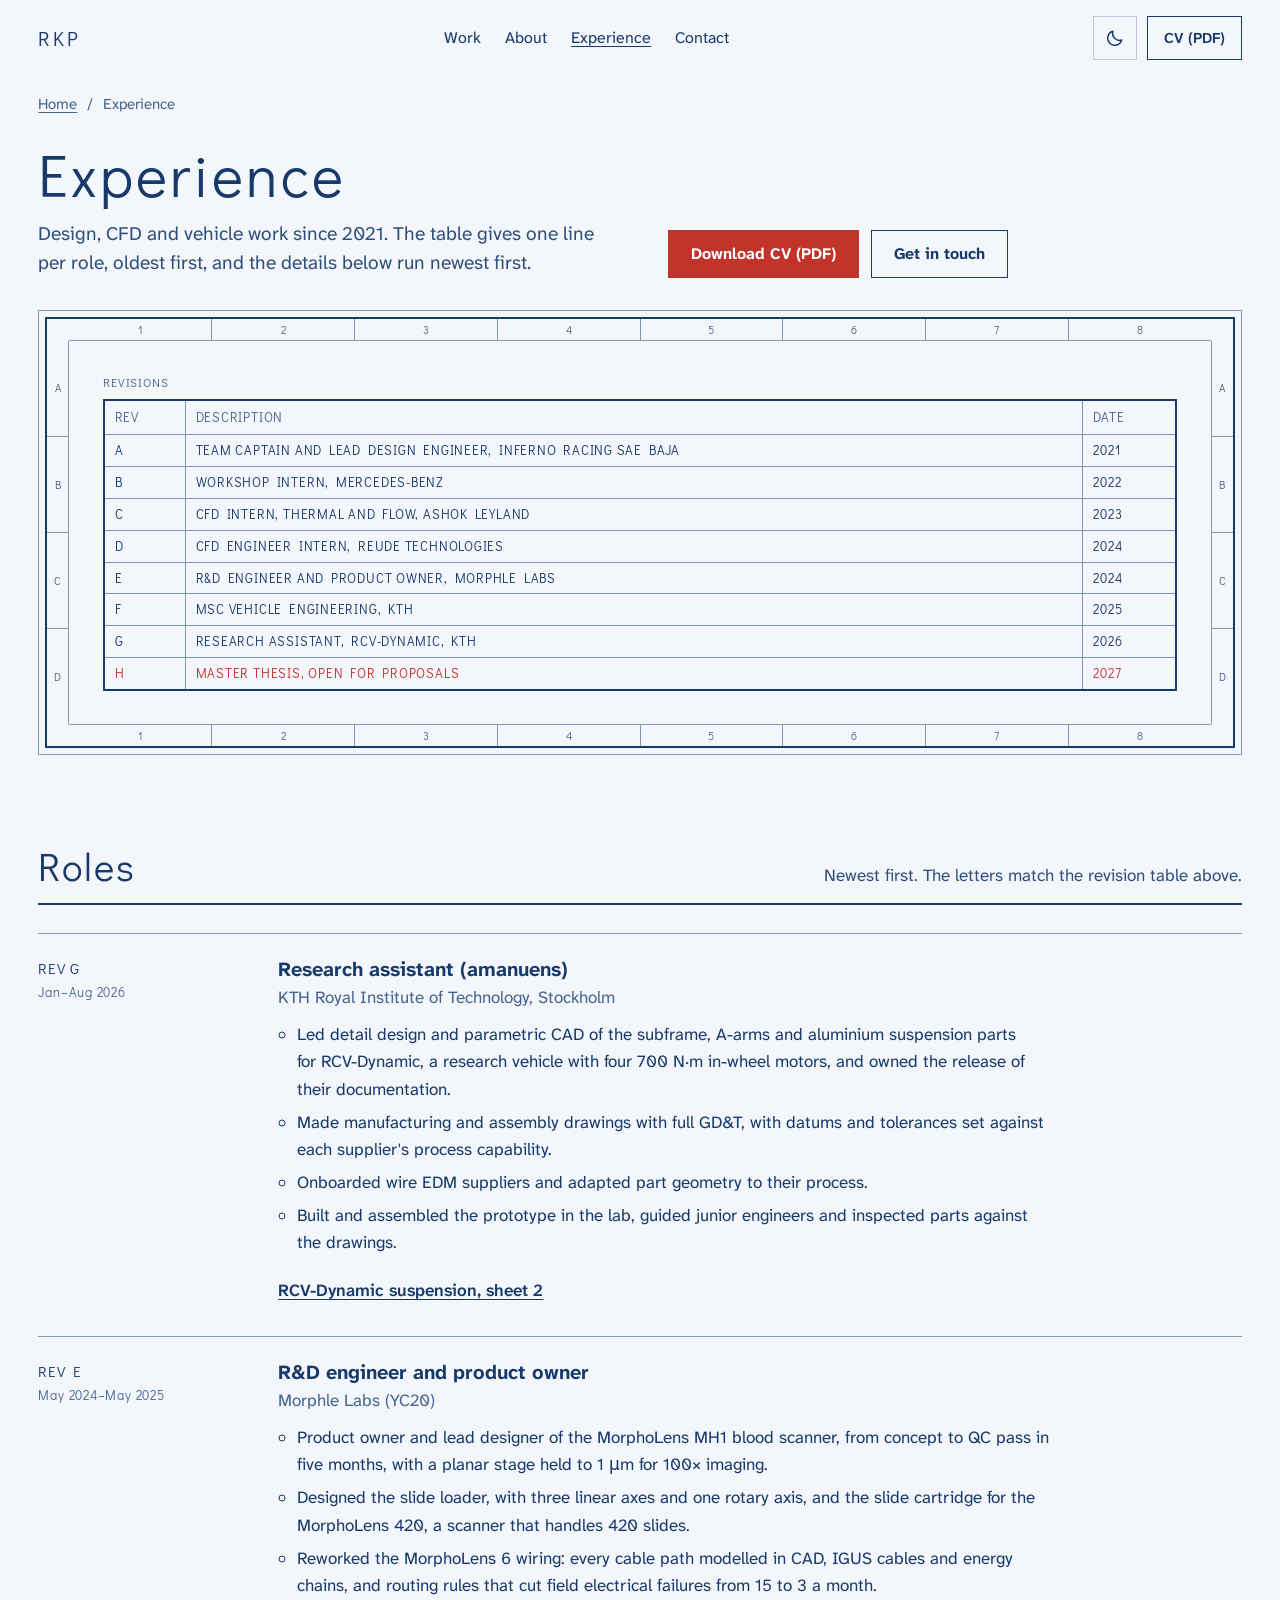
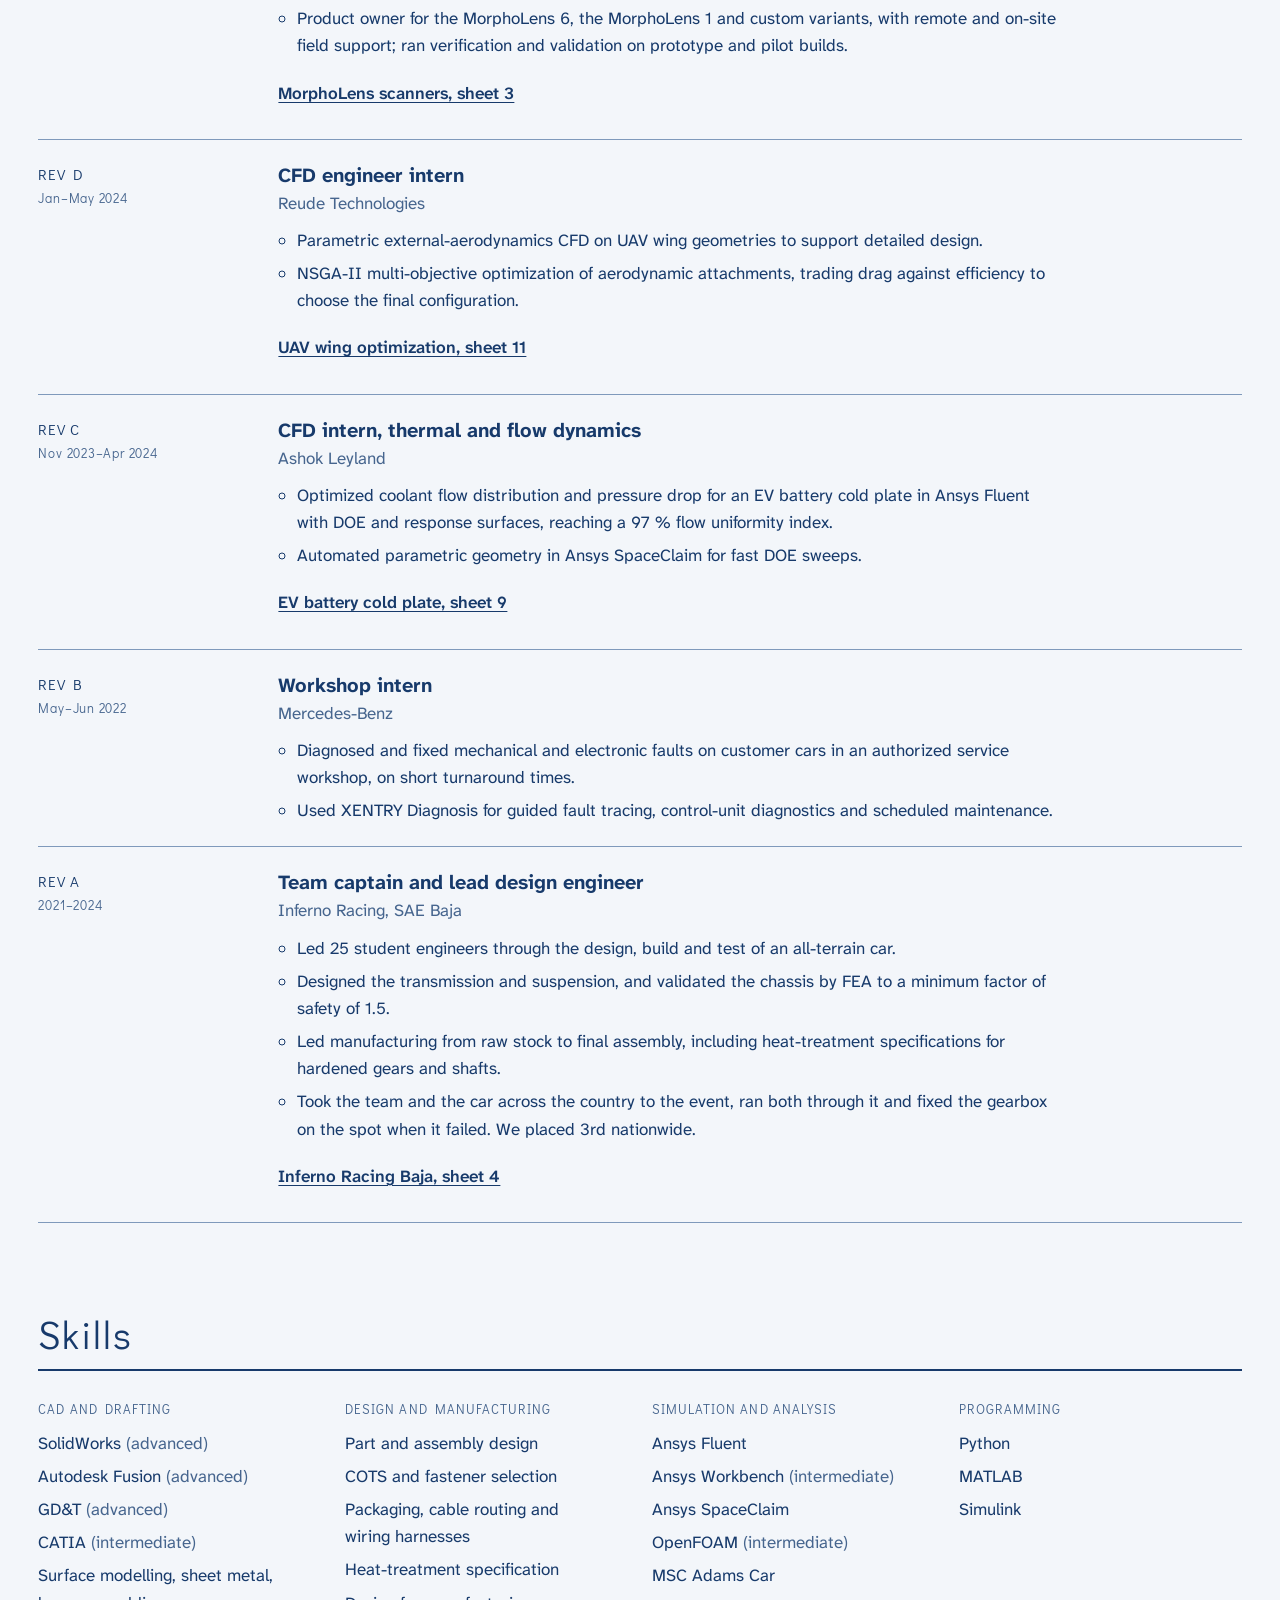
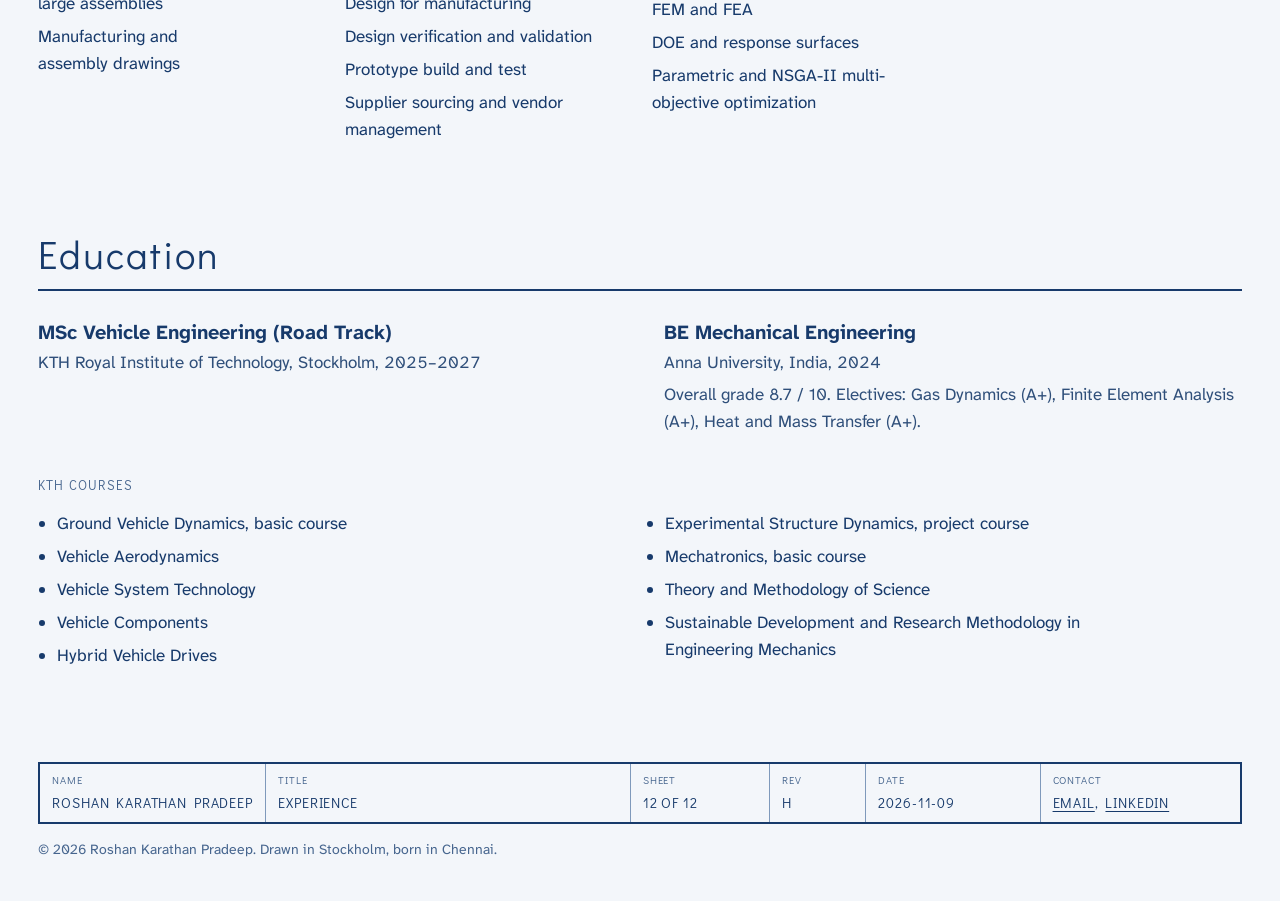
<file: experience.html>
<!doctype html>
<html lang="en" data-family="drawing">
<head>
<meta charset="utf-8">
<meta name="viewport" content="width=device-width, initial-scale=1, viewport-fit=cover">
<title>Experience | Roshan Karathan Pradeep</title>
<meta name="claude:viewport-fit-sides" content="cover">
<meta name="description" content="Experience, skills and education of Roshan Karathan Pradeep: R&D at Morphle Labs, CFD at Ashok Leyland and Reude Technologies, research assistant at KTH, SAE Baja captain.">
<meta name="color-scheme" content="light dark">
<meta name="author" content="Roshan Karathan Pradeep">
<meta property="og:type" content="article">
<meta property="og:title" content="Roshan Karathan Pradeep, experience">
<meta property="og:description" content="Experience, skills and education of Roshan Karathan Pradeep: R&D at Morphle Labs, CFD at Ashok Leyland and Reude Technologies, research assistant at KTH, SAE Baja captain.">
<meta property="og:url" content="https://roshan-wins.github.io/experience.html">
<meta property="og:image" content="https://roshan-wins.github.io/assets/img/og-card.png">
<link rel="canonical" href="https://roshan-wins.github.io/experience.html">
<link rel="icon" href="favicon.svg" type="image/svg+xml">
<script>document.documentElement.classList.add("js");try{var t=localStorage.getItem("rkp-theme");if(t==="dark"||t==="light")document.documentElement.setAttribute("data-theme",t)}catch(e){}</script>
<link rel="preconnect" href="https://fonts.googleapis.com">
<link rel="preconnect" href="https://fonts.gstatic.com" crossorigin>
<link rel="stylesheet" href="https://fonts.googleapis.com/css2?family=Atkinson+Hyperlegible+Next:wght@400;500;700&family=Didact+Gothic&amp;display=swap">
<link rel="stylesheet" href="assets/css/site.css?v=202611091104">

</head>
<body>
<a class="skip-link" href="#main">Skip to content</a>
<header class="site-header">
<div class="wrap">
<a class="brand" href="index.html" aria-label="Roshan Karathan Pradeep, home">RKP</a>
<nav class="nav" aria-label="Main">
<a href="index.html#work">Work</a>
<a href="index.html#about">About</a>
<a href="experience.html" aria-current="page">Experience</a>
<a href="index.html#contact">Contact</a>
</nav>
<div class="header-actions">
<button class="icon-btn" type="button" data-theme-toggle aria-label="Switch theme">
<svg class="theme-icon-light" viewBox="0 0 24 24" fill="none" stroke="currentColor" stroke-width="1.8" stroke-linecap="round" stroke-linejoin="round" aria-hidden="true"><path d="M20 14.5A8.5 8.5 0 0 1 9.5 4a8.5 8.5 0 1 0 10.5 10.5Z"/></svg>
<svg class="theme-icon-dark" viewBox="0 0 24 24" fill="none" stroke="currentColor" stroke-width="1.8" stroke-linecap="round" aria-hidden="true"><circle cx="12" cy="12" r="4.2"/><path d="M12 2.5v2.2M12 19.3v2.2M2.5 12h2.2M19.3 12h2.2M5.3 5.3l1.6 1.6M17.1 17.1l1.6 1.6M5.3 18.7l1.6-1.6M17.1 6.9l1.6-1.6"/></svg>
</button>
<a class="btn btn--ghost btn--small" href="cv/Roshan_Karathan_Pradeep_CV.pdf">CV (PDF)</a>
</div>
</div>
</header>
<main id="main">

<div class="wrap">
<nav class="crumbs" aria-label="Breadcrumb"><a href="index.html">Home</a><span aria-hidden="true">/</span><span>Experience</span></nav>
<header class="proj-head">
<div>
<h1 class="proj-title">Experience</h1>
<p class="proj-lede">Design, CFD and vehicle work since 2021. The table gives one line per role, oldest first, and the details below run newest first.</p>
</div>
<div class="btn-row exp-actions">
<a class="btn btn--primary" href="cv/Roshan_Karathan_Pradeep_CV.pdf">Download CV (PDF)</a>
<a class="btn btn--ghost" href="index.html#contact">Get in touch</a>
</div>
</header>

<div class="sheet">
<div class="sheet__inner">
<div class="zones-h zones-h--top" aria-hidden="true"><span>1</span><span>2</span><span>3</span><span>4</span><span>5</span><span>6</span><span>7</span><span>8</span></div>
<div class="zones-v zones-v--left" aria-hidden="true"><span>A</span><span>B</span><span>C</span><span>D</span></div>
<div class="zones-v zones-v--right" aria-hidden="true"><span>A</span><span>B</span><span>C</span><span>D</span></div>
<div class="zones-h zones-h--bottom" aria-hidden="true"><span>1</span><span>2</span><span>3</span><span>4</span><span>5</span><span>6</span><span>7</span><span>8</span></div>
<div class="sheet__body">
<div class="table-scroll">
<table class="dwg-table">
<caption>REVISIONS</caption>
<thead><tr><th scope="col">REV</th><th scope="col">DESCRIPTION</th><th class="num" scope="col">DATE</th></tr></thead>
<tbody>
<tr><td>A</td><td>TEAM CAPTAIN AND LEAD DESIGN ENGINEER, INFERNO RACING SAE BAJA</td><td class="num">2021</td></tr>
<tr><td>B</td><td>WORKSHOP INTERN, MERCEDES-BENZ</td><td class="num">2022</td></tr>
<tr><td>C</td><td>CFD INTERN, THERMAL AND FLOW, ASHOK LEYLAND</td><td class="num">2023</td></tr>
<tr><td>D</td><td>CFD ENGINEER INTERN, REUDE TECHNOLOGIES</td><td class="num">2024</td></tr>
<tr><td>E</td><td>R&amp;D ENGINEER AND PRODUCT OWNER, MORPHLE LABS</td><td class="num">2024</td></tr>
<tr><td>F</td><td>MSC VEHICLE ENGINEERING, KTH</td><td class="num">2025</td></tr>
<tr><td>G</td><td>RESEARCH ASSISTANT, RCV-DYNAMIC, KTH</td><td class="num">2026</td></tr>
<tr class="is-open"><td>H</td><td>MASTER THESIS, OPEN FOR PROPOSALS</td><td class="num">2027</td></tr>
</tbody>
</table>
</div>
</div>
</div>
</div>

<section class="section" id="roles" aria-labelledby="roles-title">
<div class="section-head">
<h2 class="section-title" id="roles-title">Roles</h2>
<p class="section-intro">Newest first. The letters match the revision table above.</p>
</div>
<ol class="timeline" reversed>

<li>
<div class="when"><span class="rev">REV G</span><span class="tnum">Jan–Aug 2026</span></div>
<div>
<h3>Research assistant (amanuens)</h3>
<p class="org">KTH Royal Institute of Technology, Stockholm</p>
<ul><li>Led detail design and parametric CAD of the subframe, A-arms and aluminium suspension parts for RCV-Dynamic, a research vehicle with four 700 N·m in-wheel motors, and owned the release of their documentation.</li><li>Made manufacturing and assembly drawings with full GD&amp;T, with datums and tolerances set against each supplier's process capability.</li><li>Onboarded wire EDM suppliers and adapted part geometry to their process.</li><li>Built and assembled the prototype in the lab, guided junior engineers and inspected parts against the drawings.</li></ul>
<a class="more text-link" href="projects/rcv-dynamic.html">RCV-Dynamic suspension, sheet 2</a>
</div>
</li>

<li>
<div class="when"><span class="rev">REV E</span><span class="tnum">May 2024–May 2025</span></div>
<div>
<h3>R&amp;D engineer and product owner</h3>
<p class="org">Morphle Labs (YC20)</p>
<ul><li>Product owner and lead designer of the MorphoLens MH1 blood scanner, from concept to QC pass in five months, with a planar stage held to 1 µm for 100× imaging.</li><li>Designed the slide loader, with three linear axes and one rotary axis, and the slide cartridge for the MorphoLens 420, a scanner that handles 420 slides.</li><li>Reworked the MorphoLens 6 wiring: every cable path modelled in CAD, IGUS cables and energy chains, and routing rules that cut field electrical failures from 15 to 3 a month.</li><li>Product owner for the MorphoLens 6, the MorphoLens 1 and custom variants, with remote and on-site field support; ran verification and validation on prototype and pilot builds.</li></ul>
<a class="more text-link" href="projects/morpholens.html">MorphoLens scanners, sheet 3</a>
</div>
</li>

<li>
<div class="when"><span class="rev">REV D</span><span class="tnum">Jan–May 2024</span></div>
<div>
<h3>CFD engineer intern</h3>
<p class="org">Reude Technologies</p>
<ul><li>Parametric external-aerodynamics CFD on UAV wing geometries to support detailed design.</li><li>NSGA-II multi-objective optimization of aerodynamic attachments, trading drag against efficiency to choose the final configuration.</li></ul>
<a class="more text-link" href="projects/uav-wing.html">UAV wing optimization, sheet 11</a>
</div>
</li>

<li>
<div class="when"><span class="rev">REV C</span><span class="tnum">Nov 2023–Apr 2024</span></div>
<div>
<h3>CFD intern, thermal and flow dynamics</h3>
<p class="org">Ashok Leyland</p>
<ul><li>Optimized coolant flow distribution and pressure drop for an EV battery cold plate in Ansys Fluent with DOE and response surfaces, reaching a 97 % flow uniformity index.</li><li>Automated parametric geometry in Ansys SpaceClaim for fast DOE sweeps.</li></ul>
<a class="more text-link" href="projects/ev-cold-plate.html">EV battery cold plate, sheet 9</a>
</div>
</li>

<li>
<div class="when"><span class="rev">REV B</span><span class="tnum">May–Jun 2022</span></div>
<div>
<h3>Workshop intern</h3>
<p class="org">Mercedes-Benz</p>
<ul><li>Diagnosed and fixed mechanical and electronic faults on customer cars in an authorized service workshop, on short turnaround times.</li><li>Used XENTRY Diagnosis for guided fault tracing, control-unit diagnostics and scheduled maintenance.</li></ul>

</div>
</li>

<li>
<div class="when"><span class="rev">REV A</span><span class="tnum">2021–2024</span></div>
<div>
<h3>Team captain and lead design engineer</h3>
<p class="org">Inferno Racing, SAE Baja</p>
<ul><li>Led 25 student engineers through the design, build and test of an all-terrain car.</li><li>Designed the transmission and suspension, and validated the chassis by FEA to a minimum factor of safety of 1.5.</li><li>Led manufacturing from raw stock to final assembly, including heat-treatment specifications for hardened gears and shafts.</li><li>Took the team and the car across the country to the event, ran both through it and fixed the gearbox on the spot when it failed. We placed 3rd nationwide.</li></ul>
<a class="more text-link" href="projects/inferno-racing-baja.html">Inferno Racing Baja, sheet 4</a>
</div>
</li>

</ol>
</section>

<section class="section" id="skills" aria-labelledby="skills-title">
<div class="section-head">
<h2 class="section-title" id="skills-title">Skills</h2>
</div>
<div class="skill-grid">

<div>
<h3>CAD AND DRAFTING</h3>
<ul><li>SolidWorks <span class="lvl">(advanced)</span></li><li>Autodesk Fusion <span class="lvl">(advanced)</span></li><li>GD&amp;T <span class="lvl">(advanced)</span></li><li>CATIA <span class="lvl">(intermediate)</span></li><li>Surface modelling, sheet metal, large assemblies</li><li>Manufacturing and assembly drawings</li></ul>
</div>

<div>
<h3>DESIGN AND MANUFACTURING</h3>
<ul><li>Part and assembly design</li><li>COTS and fastener selection</li><li>Packaging, cable routing and wiring harnesses</li><li>Heat-treatment specification</li><li>Design for manufacturing</li><li>Design verification and validation</li><li>Prototype build and test</li><li>Supplier sourcing and vendor management</li></ul>
</div>

<div>
<h3>SIMULATION AND ANALYSIS</h3>
<ul><li>Ansys Fluent</li><li>Ansys Workbench <span class="lvl">(intermediate)</span></li><li>Ansys SpaceClaim</li><li>OpenFOAM <span class="lvl">(intermediate)</span></li><li>MSC Adams Car</li><li>FEM and FEA</li><li>DOE and response surfaces</li><li>Parametric and NSGA-II multi-objective optimization</li></ul>
</div>

<div>
<h3>PROGRAMMING</h3>
<ul><li>Python</li><li>MATLAB</li><li>Simulink</li></ul>
</div>

</div>
</section>

<section class="section" id="education" aria-labelledby="education-title">
<div class="section-head">
<h2 class="section-title" id="education-title">Education</h2>
</div>
<div class="edu">

<div>
<h3>MSc Vehicle Engineering (Road Track)</h3>
<p>KTH Royal Institute of Technology, Stockholm, <span class="tnum">2025–2027</span></p>

</div>

<div>
<h3>BE Mechanical Engineering</h3>
<p>Anna University, India, <span class="tnum">2024</span></p>
<p>Overall grade 8.7 / 10. Electives: Gas Dynamics (A+), Finite Element Analysis (A+), Heat and Mass Transfer (A+).</p>
</div>

</div>
<h3 class="caption-letter" style="margin:40px 0 14px;font-weight:400;font-size:13px">KTH COURSES</h3>
<ul class="course-list">
<li>Ground Vehicle Dynamics, basic course</li>
<li>Vehicle Aerodynamics</li>
<li>Vehicle System Technology</li>
<li>Vehicle Components</li>
<li>Hybrid Vehicle Drives</li>
<li>Experimental Structure Dynamics, project course</li>
<li>Mechatronics, basic course</li>
<li>Theory and Methodology of Science</li>
<li>Sustainable Development and Research Methodology in Engineering Mechanics</li>
</ul>
</section>
</div>

</main>
<footer class="site-footer">
<div class="wrap">
<div class="foot-tb">
<div><span class="k">NAME</span><span class="v">ROSHAN KARATHAN PRADEEP</span></div>
<div><span class="k">TITLE</span><span class="v">EXPERIENCE</span></div>
<div><span class="k">SHEET</span><span class="v tnum">12 OF 12</span></div>
<div><span class="k">REV</span><span class="v">H</span></div>
<div><span class="k">DATE</span><span class="v tnum">2026-11-09</span></div>
<div><span class="k">CONTACT</span><span class="v"><a href="index.html#contact">EMAIL</a>, <a href="https://www.linkedin.com/in/roshanaerodynamics" rel="me">LINKEDIN</a></span></div>
</div>
<p class="foot-small">© 2026 Roshan Karathan Pradeep. Drawn in Stockholm, born in Chennai.</p>
</div>
</footer>
<script src="assets/js/site.js?v=202611091104"></script>

</body>
</html>
</file>
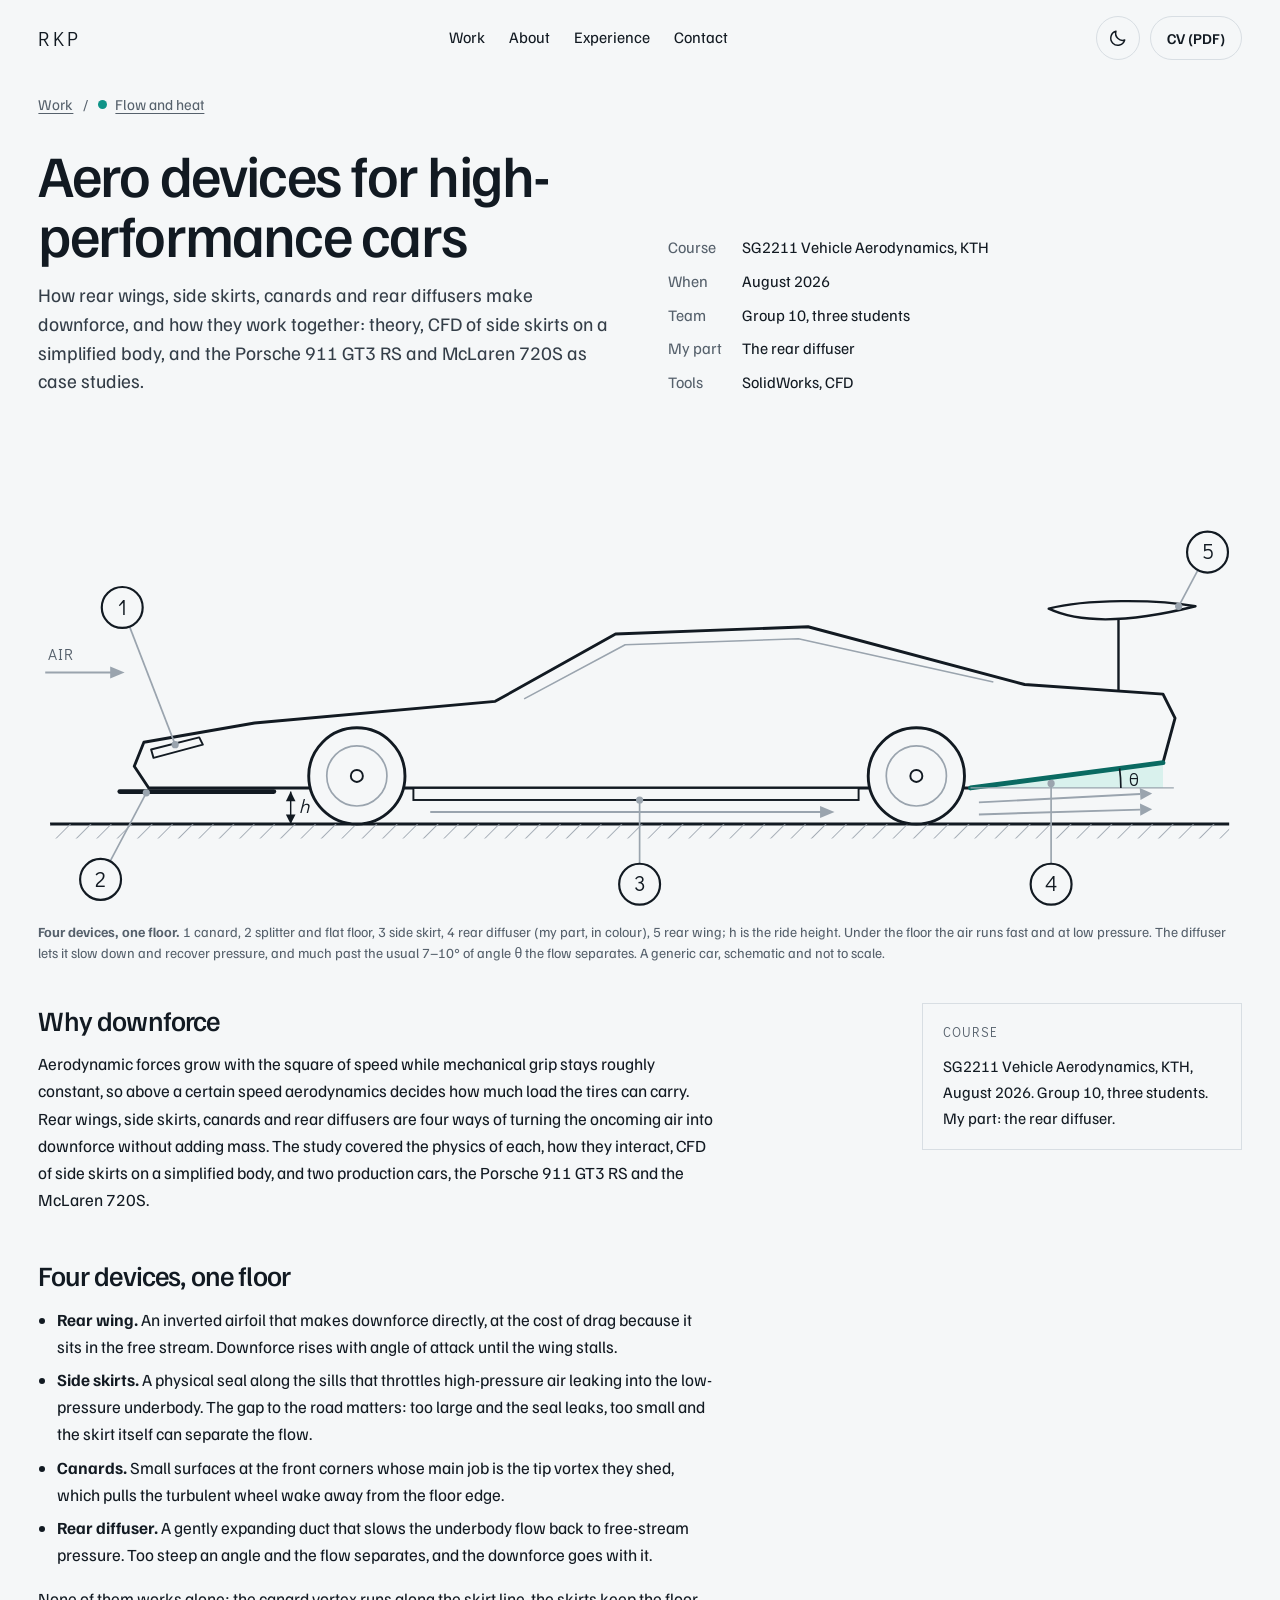
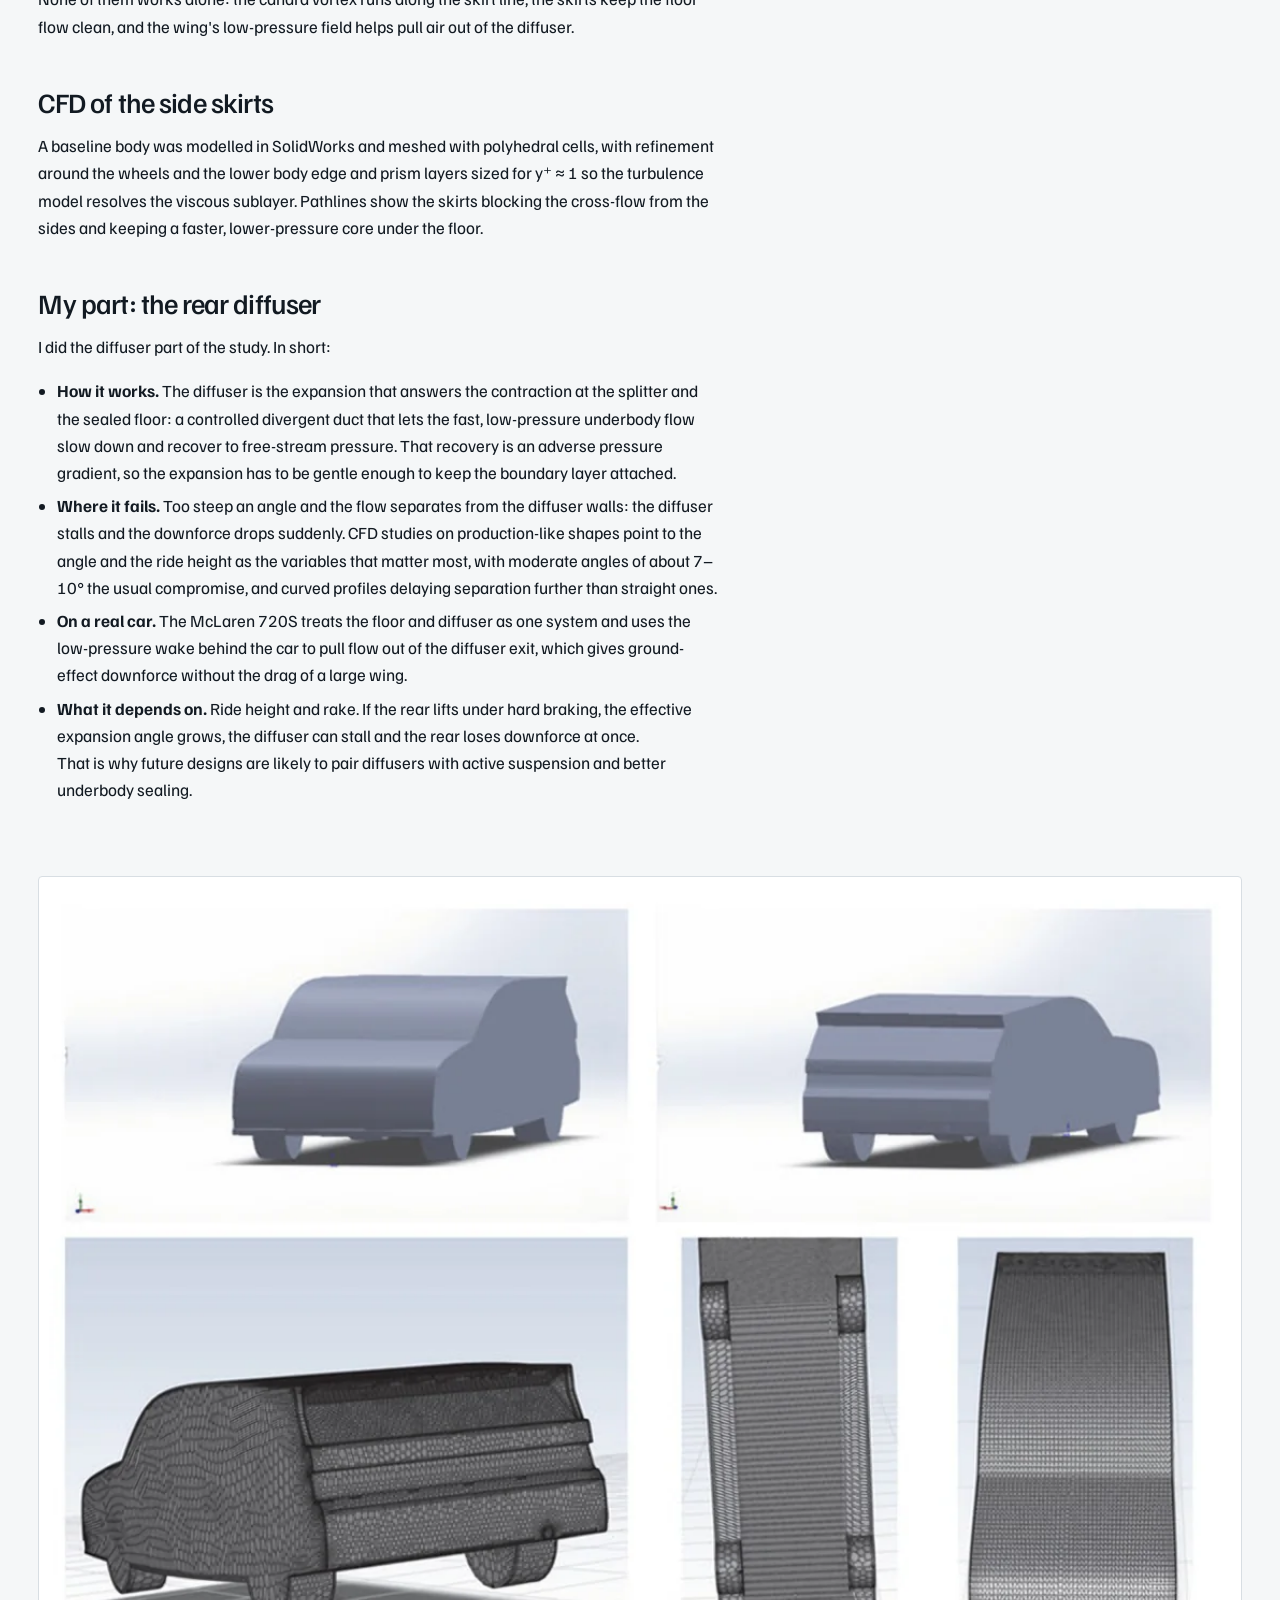
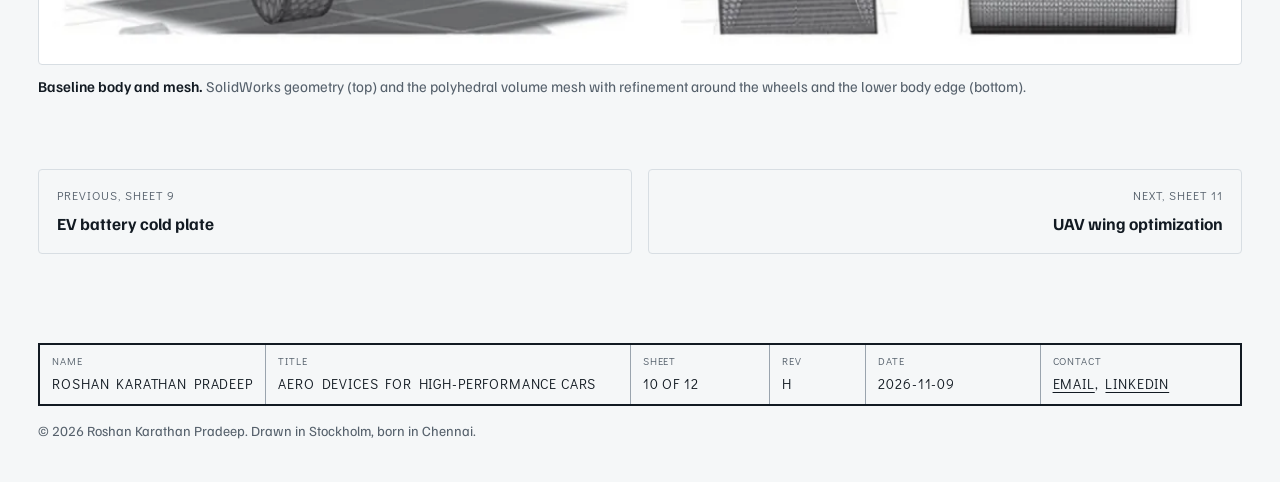
<file: projects/aero-devices.html>
<!doctype html>
<html lang="en" data-family="flow">
<head>
<meta charset="utf-8">
<meta name="viewport" content="width=device-width, initial-scale=1, viewport-fit=cover">
<title>Aero devices for high-performance cars | Roshan Karathan Pradeep</title>
<meta name="claude:viewport-fit-sides" content="cover">
<meta name="description" content="How rear wings, side skirts, canards and rear diffusers make downforce, and how they work together: theory, CFD of side skirts on a simplified body, and the Porsche 911 GT3 RS and McLaren 720S as case studies.">
<meta name="color-scheme" content="light dark">
<meta name="author" content="Roshan Karathan Pradeep">
<meta property="og:type" content="article">
<meta property="og:title" content="Aero devices for high-performance cars">
<meta property="og:description" content="How rear wings, side skirts, canards and rear diffusers make downforce, and how they work together: theory, CFD of side skirts on a simplified body, and the Porsche 911 GT3 RS and McLaren 720S as case studies.">
<meta property="og:url" content="https://roshan-wins.github.io/projects/aero-devices.html">
<meta property="og:image" content="https://roshan-wins.github.io/assets/img/og-card.png">
<link rel="canonical" href="https://roshan-wins.github.io/projects/aero-devices.html">
<link rel="icon" href="../favicon.svg" type="image/svg+xml">
<script>document.documentElement.classList.add("js");try{var t=localStorage.getItem("rkp-theme");if(t==="dark"||t==="light")document.documentElement.setAttribute("data-theme",t)}catch(e){}</script>
<link rel="preconnect" href="https://fonts.googleapis.com">
<link rel="preconnect" href="https://fonts.gstatic.com" crossorigin>
<link rel="stylesheet" href="https://fonts.googleapis.com/css2?family=Familjen+Grotesk:ital,wght@0,400;0,500;0,600;0,700;1,400&family=Didact+Gothic&amp;display=swap">
<link rel="stylesheet" href="../assets/css/site.css?v=202611091104">

</head>
<body>
<a class="skip-link" href="#main">Skip to content</a>
<header class="site-header">
<div class="wrap">
<a class="brand" href="../index.html" aria-label="Roshan Karathan Pradeep, home">RKP</a>
<nav class="nav" aria-label="Main">
<a href="../index.html#work">Work</a>
<a href="../index.html#about">About</a>
<a href="../experience.html">Experience</a>
<a href="../index.html#contact">Contact</a>
</nav>
<div class="header-actions">
<button class="icon-btn" type="button" data-theme-toggle aria-label="Switch theme">
<svg class="theme-icon-light" viewBox="0 0 24 24" fill="none" stroke="currentColor" stroke-width="1.8" stroke-linecap="round" stroke-linejoin="round" aria-hidden="true"><path d="M20 14.5A8.5 8.5 0 0 1 9.5 4a8.5 8.5 0 1 0 10.5 10.5Z"/></svg>
<svg class="theme-icon-dark" viewBox="0 0 24 24" fill="none" stroke="currentColor" stroke-width="1.8" stroke-linecap="round" aria-hidden="true"><circle cx="12" cy="12" r="4.2"/><path d="M12 2.5v2.2M12 19.3v2.2M2.5 12h2.2M19.3 12h2.2M5.3 5.3l1.6 1.6M17.1 17.1l1.6 1.6M5.3 18.7l1.6-1.6M17.1 6.9l1.6-1.6"/></svg>
</button>
<a class="btn btn--ghost btn--small" href="../cv/Roshan_Karathan_Pradeep_CV.pdf">CV (PDF)</a>
</div>
</div>
</header>
<main id="main">

<div class="wrap">
<nav class="crumbs" aria-label="Breadcrumb"><a href="../index.html#work">Work</a><span aria-hidden="true">/</span><a class="crumb-disc" data-disc="flow" href="../index.html#flow">Flow and heat</a></nav>
<header class="proj-head">
<div>
<h1 class="proj-title">Aero devices for high-performance cars</h1>
<p class="proj-lede">How rear wings, side skirts, canards and rear diffusers make downforce, and how they work together: theory, CFD of side skirts on a simplified body, and the Porsche 911 GT3 RS and McLaren 720S as case studies.</p>
</div>
<dl class="meta-grid"><dt>Course</dt><dd>SG2211 Vehicle Aerodynamics, KTH</dd><dt>When</dt><dd>August 2026</dd><dt>Team</dt><dd>Group 10, three students</dd><dt>My part</dt><dd>The rear diffuser</dd><dt>Tools</dt><dd>SolidWorks, CFD</dd></dl>
</header>

<figure class="aero-fig">
<svg class="dwg" viewBox="0 0 1000 400" xmlns="http://www.w3.org/2000/svg" role="img" aria-label="Side view of a car, schematic: 1 canard, 2 splitter and flat floor, 3 side skirt, 4 rear diffuser, 5 rear wing, with the fast flow under the floor slowing in the diffuser"><defs><pattern id="hx-aero" patternUnits="userSpaceOnUse" width="12" height="12" patternTransform="rotate(45)"><line class="t" x1="0" y1="0" x2="0" y2="12" stroke-width="1.4"/></pattern></defs><line class="m" x1="10" y1="330" x2="990" y2="330" stroke-width="2.4"/><rect x="10" y="330" width="980" height="12" fill="url(#hx-aero)"/><line class="t" x1="6" y1="204" x2="64" y2="204" stroke-width="1.6"/><polygon class="sd" points="72,204 60,199 60,209"/><text class="tx2" x="8" y="194" font-size="13" letter-spacing="1">AIR</text><polygon class="mine" points="775.0,300.0 935.0,279.0 935.0,300.0"/><polygon class="m" points="92.0,300.0 80.0,282.0 88.0,262.0 180.0,246.0 380.0,228.0 480.0,172.0 640.0,166.0 820.0,214.0 935.0,222.0 945.0,242.0 935.0,279.0 775.0,300.0 190.0,300.0" stroke-width="2.4" stroke-linejoin="round" fill="none"/><polyline class="t" points="404.0,226.0 488.0,181.0 632.0,176.0 794.0,212.0" stroke-width="1.3" fill="none" stroke-linejoin="round"/><line class="mine-line" x1="775" y1="300" x2="935" y2="279" stroke-width="4" stroke-linecap="round"/><line class="m" x1="68" y1="303" x2="196" y2="303" stroke-width="4" stroke-linecap="round"/><rect class="m f" x="312" y="300" width="370" height="10" stroke-width="1.6"/><polygon class="m f" points="94.0,268.0 134.0,258.0 137.0,264.0 96.0,275.0" stroke-width="1.6" stroke-linejoin="round"/><line class="m" x1="898" y1="160" x2="898" y2="219" stroke-width="2"/><path class="m f" d="M840,151 C870,143 930,143 962,149 C930,157 876,168 840,151 Z" stroke-width="2" stroke-linejoin="round"/><circle class="m f" cx="265" cy="290" r="40" stroke-width="2.4"/><circle class="t" cx="265" cy="290" r="25" stroke-width="1.4" fill="none"/><circle class="m" cx="265" cy="290" r="5" stroke-width="1.6" fill="none"/><circle class="m f" cx="730" cy="290" r="40" stroke-width="2.4"/><circle class="t" cx="730" cy="290" r="25" stroke-width="1.4" fill="none"/><circle class="m" cx="730" cy="290" r="5" stroke-width="1.6" fill="none"/><line class="t" x1="326" y1="320" x2="652" y2="320" stroke-width="1.6"/><polygon class="sd" points="662,320 650,315 650,325"/><line class="t" x1="782" y1="322" x2="916" y2="318" stroke-width="1.6"/><polygon class="sd" points="926.0,317.7 916.1,323.0 915.9,313.0"/><line class="t" x1="782" y1="312" x2="916" y2="305" stroke-width="1.6"/><polygon class="sd" points="926.0,304.5 916.3,310.0 915.7,300.0"/><line class="t" x1="775" y1="300" x2="944" y2="300" stroke-width="1"/><path class="m" d="M900,300 A125 125 0 0 0 898.9,283.7" stroke-width="1.4" fill="none"/><text class="tx" x="907" y="298" font-size="15">θ</text><line class="m" x1="210" y1="303" x2="210" y2="330" stroke-width="1.2"/><polygon class="s" points="210,303 206,311 214,311"/><polygon class="s" points="210,330 206,322 214,322"/><text class="tx" x="217" y="321" font-size="16" font-style="italic">h</text><line class="t" x1="76.1" y1="165.9" x2="114.0" y2="264.0" stroke-width="1.4"/><circle class="sd" cx="114.0" cy="264.0" r="3"/><circle class="m f" cx="70" cy="150" r="17" stroke-width="1.8"/><text class="tx" x="70" y="156" font-size="18" text-anchor="middle">1</text><line class="t" x1="59.9" y1="361.0" x2="90.0" y2="304.0" stroke-width="1.4"/><circle class="sd" cx="90.0" cy="304.0" r="3"/><circle class="m f" cx="52" cy="376" r="17" stroke-width="1.8"/><text class="tx" x="52" y="382" font-size="18" text-anchor="middle">2</text><line class="t" x1="500.0" y1="363.0" x2="500.0" y2="310.0" stroke-width="1.4"/><circle class="sd" cx="500.0" cy="310.0" r="3"/><circle class="m f" cx="500" cy="380" r="17" stroke-width="1.8"/><text class="tx" x="500" y="386" font-size="18" text-anchor="middle">3</text><line class="t" x1="842.0" y1="363.0" x2="842.0" y2="296.2" stroke-width="1.4"/><circle class="sd" cx="842.0" cy="296.2" r="3"/><circle class="m f" cx="842" cy="380" r="17" stroke-width="1.8"/><text class="tx" x="842" y="386" font-size="18" text-anchor="middle">4</text><line class="t" x1="964.0" y1="119.0" x2="948.0" y2="149.0" stroke-width="1.4"/><circle class="sd" cx="948.0" cy="149.0" r="3"/><circle class="m f" cx="972" cy="104" r="17" stroke-width="1.8"/><text class="tx" x="972" y="110" font-size="18" text-anchor="middle">5</text></svg>
<figcaption class="flow-caption"><span><b>Four devices, one floor.</b> 1 canard, 2 splitter and flat floor, 3 side skirt, 4 rear diffuser (my part, in colour), 5 rear wing; h is the ride height. Under the floor the air runs fast and at low pressure. The diffuser lets it slow down and recover pressure, and much past the usual 7–10° of angle θ the flow separates. A generic car, schematic and not to scale.</span></figcaption>
</figure>



<div class="story">
<div class="prose">
<h2>Why downforce</h2>
<p>Aerodynamic forces grow with the square of speed while mechanical grip stays roughly constant, so above a certain speed aerodynamics decides how much load the tires can carry. Rear wings, side skirts, canards and rear diffusers are four ways of turning the oncoming air into downforce without adding mass. The study covered the physics of each, how they interact, CFD of side skirts on a simplified body, and two production cars, the Porsche 911 GT3 RS and the McLaren 720S.</p>
<h2>Four devices, one floor</h2>
<ul>
<li><b>Rear wing.</b> An inverted airfoil that makes downforce directly, at the cost of drag because it sits in the free stream. Downforce rises with angle of attack until the wing stalls.</li>
<li><b>Side skirts.</b> A physical seal along the sills that throttles high-pressure air leaking into the low-pressure underbody. The gap to the road matters: too large and the seal leaks, too small and the skirt itself can separate the flow.</li>
<li><b>Canards.</b> Small surfaces at the front corners whose main job is the tip vortex they shed, which pulls the turbulent wheel wake away from the floor edge.</li>
<li><b>Rear diffuser.</b> A gently expanding duct that slows the underbody flow back to free-stream pressure. Too steep an angle and the flow separates, and the downforce goes with it.</li>
</ul>
<p>None of them works alone: the canard vortex runs along the skirt line, the skirts keep the floor flow clean, and the wing's low-pressure field helps pull air out of the diffuser.</p>
<h2>CFD of the side skirts</h2>
<p>A baseline body was modelled in SolidWorks and meshed with polyhedral cells, with refinement around the wheels and the lower body edge and prism layers sized for y⁺ ≈ 1 so the turbulence model resolves the viscous sublayer. Pathlines show the skirts blocking the cross-flow from the sides and keeping a faster, lower-pressure core under the floor.</p>
<h2>My part: the rear diffuser</h2>
<p>I did the diffuser part of the study. In short:</p>
<ul>
<li><b>How it works.</b> The diffuser is the expansion that answers the contraction at the splitter and the sealed floor: a controlled divergent duct that lets the fast, low-pressure underbody flow slow down and recover to free-stream pressure. That recovery is an adverse pressure gradient, so the expansion has to be gentle enough to keep the boundary layer attached.</li>
<li><b>Where it fails.</b> Too steep an angle and the flow separates from the diffuser walls: the diffuser stalls and the downforce drops suddenly. CFD studies on production-like shapes point to the angle and the ride height as the variables that matter most, with moderate angles of about 7–10° the usual compromise, and curved profiles delaying separation further than straight ones.</li>
<li><b>On a real car.</b> The McLaren 720S treats the floor and diffuser as one system and uses the low-pressure wake behind the car to pull flow out of the diffuser exit, which gives ground-effect downforce without the drag of a large wing.</li>
<li><b>What it depends on.</b> Ride height and rake. If the rear lifts under hard braking, the effective expansion angle grows, the diffuser can stall and the rear loses downforce at once. That is why future designs are likely to pair diffusers with active suspension and better underbody sealing.</li>
</ul>
</div>
<aside class="aside-stack">
<div class="aside-block">
<h2>COURSE</h2>
<p>SG2211 Vehicle Aerodynamics, KTH, August 2026. Group 10, three students. My part: the rear diffuser.</p>
</div>

</aside>
</div>

<div class="figure-grid">

<figure class="fig">
<div class="fig__frame"><img src="../assets/img/aero-devices/solidworks-baseline-mesh.webp" width="1100" height="714" alt="SolidWorks model of a simplified car body and its polyhedral CFD mesh" loading="lazy" decoding="async"></div>
<figcaption><b>Baseline body and mesh.</b> SolidWorks geometry (top) and the polyhedral volume mesh with refinement around the wheels and the lower body edge (bottom).</figcaption>
</figure>

</div>

<nav class="sheet-nav" aria-label="Other projects">
<a href="ev-cold-plate.html"><span class="dir">PREVIOUS, SHEET 9</span><strong>EV battery cold plate</strong></a>
<a class="next" href="uav-wing.html"><span class="dir">NEXT, SHEET 11</span><strong>UAV wing optimization</strong></a>
</nav>
</div>

</main>
<footer class="site-footer">
<div class="wrap">
<div class="foot-tb">
<div><span class="k">NAME</span><span class="v">ROSHAN KARATHAN PRADEEP</span></div>
<div><span class="k">TITLE</span><span class="v">AERO DEVICES FOR HIGH-PERFORMANCE CARS</span></div>
<div><span class="k">SHEET</span><span class="v tnum">10 OF 12</span></div>
<div><span class="k">REV</span><span class="v">H</span></div>
<div><span class="k">DATE</span><span class="v tnum">2026-11-09</span></div>
<div><span class="k">CONTACT</span><span class="v"><a href="../index.html#contact">EMAIL</a>, <a href="https://www.linkedin.com/in/roshanaerodynamics" rel="me">LINKEDIN</a></span></div>
</div>
<p class="foot-small">© 2026 Roshan Karathan Pradeep. Drawn in Stockholm, born in Chennai.</p>
</div>
</footer>
<script src="../assets/js/site.js?v=202611091104"></script>

</body>
</html>
</file>
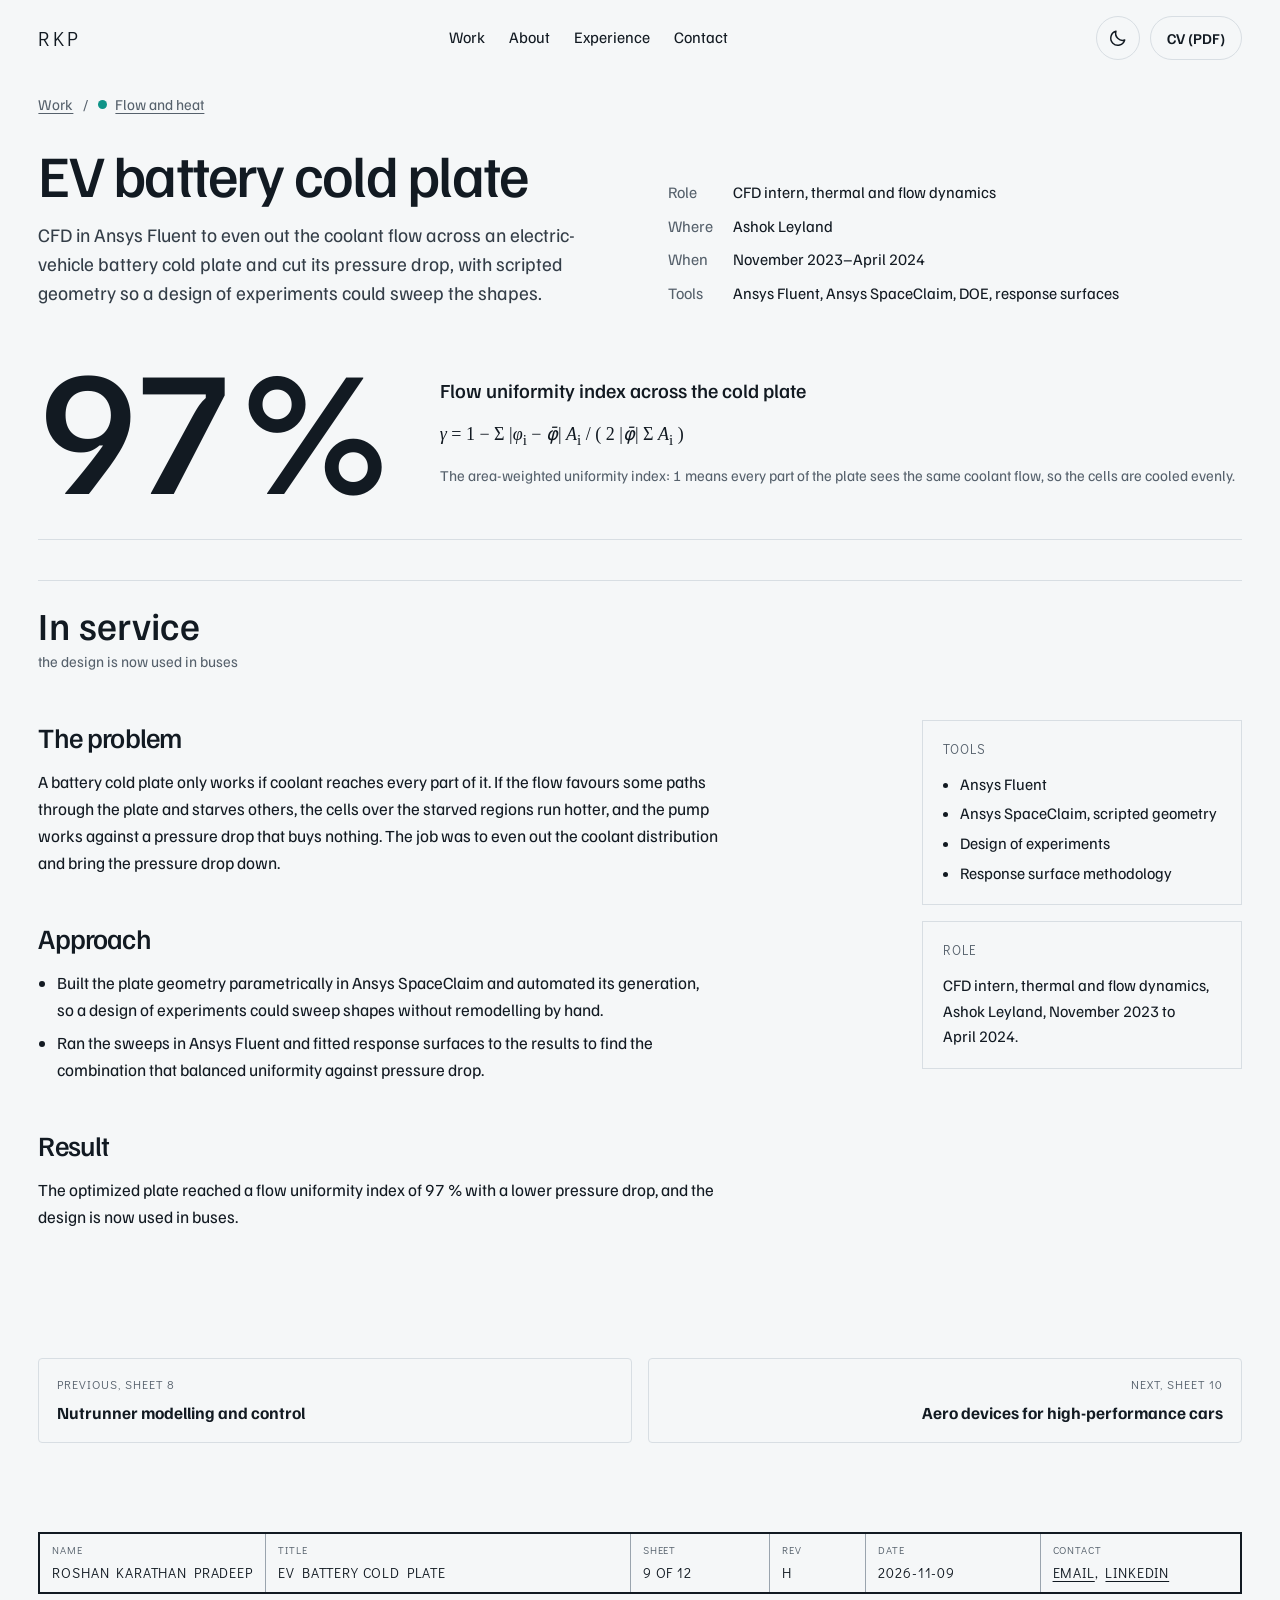
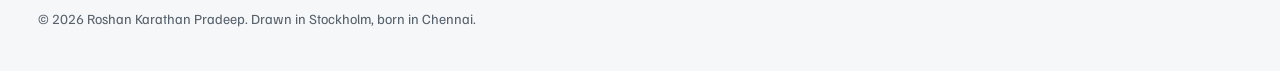
<file: projects/ev-cold-plate.html>
<!doctype html>
<html lang="en" data-family="flow">
<head>
<meta charset="utf-8">
<meta name="viewport" content="width=device-width, initial-scale=1, viewport-fit=cover">
<title>EV battery cold plate | Roshan Karathan Pradeep</title>
<meta name="claude:viewport-fit-sides" content="cover">
<meta name="description" content="CFD in Ansys Fluent to even out the coolant flow across an electric-vehicle battery cold plate and cut its pressure drop, with scripted geometry so a design of experiments could sweep the shapes.">
<meta name="color-scheme" content="light dark">
<meta name="author" content="Roshan Karathan Pradeep">
<meta property="og:type" content="article">
<meta property="og:title" content="EV battery cold plate">
<meta property="og:description" content="CFD in Ansys Fluent to even out the coolant flow across an electric-vehicle battery cold plate and cut its pressure drop, with scripted geometry so a design of experiments could sweep the shapes.">
<meta property="og:url" content="https://roshan-wins.github.io/projects/ev-cold-plate.html">
<meta property="og:image" content="https://roshan-wins.github.io/assets/img/og-card.png">
<link rel="canonical" href="https://roshan-wins.github.io/projects/ev-cold-plate.html">
<link rel="icon" href="../favicon.svg" type="image/svg+xml">
<script>document.documentElement.classList.add("js");try{var t=localStorage.getItem("rkp-theme");if(t==="dark"||t==="light")document.documentElement.setAttribute("data-theme",t)}catch(e){}</script>
<link rel="preconnect" href="https://fonts.googleapis.com">
<link rel="preconnect" href="https://fonts.gstatic.com" crossorigin>
<link rel="stylesheet" href="https://fonts.googleapis.com/css2?family=Familjen+Grotesk:ital,wght@0,400;0,500;0,600;0,700;1,400&family=Didact+Gothic&amp;display=swap">
<link rel="stylesheet" href="../assets/css/site.css?v=202611091104">

</head>
<body>
<a class="skip-link" href="#main">Skip to content</a>
<header class="site-header">
<div class="wrap">
<a class="brand" href="../index.html" aria-label="Roshan Karathan Pradeep, home">RKP</a>
<nav class="nav" aria-label="Main">
<a href="../index.html#work">Work</a>
<a href="../index.html#about">About</a>
<a href="../experience.html">Experience</a>
<a href="../index.html#contact">Contact</a>
</nav>
<div class="header-actions">
<button class="icon-btn" type="button" data-theme-toggle aria-label="Switch theme">
<svg class="theme-icon-light" viewBox="0 0 24 24" fill="none" stroke="currentColor" stroke-width="1.8" stroke-linecap="round" stroke-linejoin="round" aria-hidden="true"><path d="M20 14.5A8.5 8.5 0 0 1 9.5 4a8.5 8.5 0 1 0 10.5 10.5Z"/></svg>
<svg class="theme-icon-dark" viewBox="0 0 24 24" fill="none" stroke="currentColor" stroke-width="1.8" stroke-linecap="round" aria-hidden="true"><circle cx="12" cy="12" r="4.2"/><path d="M12 2.5v2.2M12 19.3v2.2M2.5 12h2.2M19.3 12h2.2M5.3 5.3l1.6 1.6M17.1 17.1l1.6 1.6M5.3 18.7l1.6-1.6M17.1 6.9l1.6-1.6"/></svg>
</button>
<a class="btn btn--ghost btn--small" href="../cv/Roshan_Karathan_Pradeep_CV.pdf">CV (PDF)</a>
</div>
</div>
</header>
<main id="main">

<div class="wrap">
<nav class="crumbs" aria-label="Breadcrumb"><a href="../index.html#work">Work</a><span aria-hidden="true">/</span><a class="crumb-disc" data-disc="flow" href="../index.html#flow">Flow and heat</a></nav>
<header class="proj-head">
<div>
<h1 class="proj-title">EV battery cold plate</h1>
<p class="proj-lede">CFD in Ansys Fluent to even out the coolant flow across an electric-vehicle battery cold plate and cut its pressure drop, with scripted geometry so a design of experiments could sweep the shapes.</p>
</div>
<dl class="meta-grid"><dt>Role</dt><dd>CFD intern, thermal and flow dynamics</dd><dt>Where</dt><dd>Ashok Leyland</dd><dt>When</dt><dd>November 2023–April 2024</dd><dt>Tools</dt><dd>Ansys Fluent, Ansys SpaceClaim, DOE, response surfaces</dd></dl>
</header>

<section class="cp-hero" aria-label="Headline result" style="display:flex;flex-wrap:wrap;gap:24px 56px;align-items:flex-end;padding-block:8px 40px;border-bottom:1px solid var(--rule);margin-bottom:40px">
<p style="margin:0;font-family:var(--font-display);font-weight:500;font-size:clamp(96px,14vw,200px);line-height:0.85;letter-spacing:-0.04em" class="tnum">97&#8239;%</p>
<div style="flex:1 1 320px;min-width:0;display:flex;flex-direction:column;gap:10px;padding-bottom:12px">
<p style="margin:0;font-size:20px;font-weight:500">Flow uniformity index across the cold plate</p>
<p class="formula" style="margin:0"><i>γ</i> = 1 − Σ |<i>φ</i><sub>i</sub> − <i>φ̄</i>| <i>A</i><sub>i</sub> / ( 2 |<i>φ̄</i>| Σ <i>A</i><sub>i</sub> )</p>
<p style="margin:0;color:var(--ink-2);font-size:15px">The area-weighted uniformity index: 1 means every part of the plate sees the same coolant flow, so the cells are cooled evenly.</p>
</div>
</section>

<div class="results"><div class="result"><span class="result__value">In service</span><span class="result__label">the design is now used in buses</span></div></div>

<div class="story">
<div class="prose">
<h2>The problem</h2>
<p>A battery cold plate only works if coolant reaches every part of it. If the flow favours some paths through the plate and starves others, the cells over the starved regions run hotter, and the pump works against a pressure drop that buys nothing. The job was to even out the coolant distribution and bring the pressure drop down.</p>
<h2>Approach</h2>
<ul>
<li>Built the plate geometry parametrically in Ansys SpaceClaim and automated its generation, so a design of experiments could sweep shapes without remodelling by hand.</li>
<li>Ran the sweeps in Ansys Fluent and fitted response surfaces to the results to find the combination that balanced uniformity against pressure drop.</li>
</ul>
<h2>Result</h2>
<p>The optimized plate reached a flow uniformity index of 97 % with a lower pressure drop, and the design is now used in buses.</p>
</div>
<aside class="aside-stack">
<div class="aside-block">
<h2>TOOLS</h2>
<ul><li>Ansys Fluent</li><li>Ansys SpaceClaim, scripted geometry</li><li>Design of experiments</li><li>Response surface methodology</li></ul>
</div>
<div class="aside-block">
<h2>ROLE</h2>
<p>CFD intern, thermal and flow dynamics, Ashok Leyland, November 2023 to April 2024.</p>
</div>

</aside>
</div>

<div class="figure-grid">

</div>

<nav class="sheet-nav" aria-label="Other projects">
<a href="nutrunner.html"><span class="dir">PREVIOUS, SHEET 8</span><strong>Nutrunner modelling and control</strong></a>
<a class="next" href="aero-devices.html"><span class="dir">NEXT, SHEET 10</span><strong>Aero devices for high-performance cars</strong></a>
</nav>
</div>

</main>
<footer class="site-footer">
<div class="wrap">
<div class="foot-tb">
<div><span class="k">NAME</span><span class="v">ROSHAN KARATHAN PRADEEP</span></div>
<div><span class="k">TITLE</span><span class="v">EV BATTERY COLD PLATE</span></div>
<div><span class="k">SHEET</span><span class="v tnum">9 OF 12</span></div>
<div><span class="k">REV</span><span class="v">H</span></div>
<div><span class="k">DATE</span><span class="v tnum">2026-11-09</span></div>
<div><span class="k">CONTACT</span><span class="v"><a href="../index.html#contact">EMAIL</a>, <a href="https://www.linkedin.com/in/roshanaerodynamics" rel="me">LINKEDIN</a></span></div>
</div>
<p class="foot-small">© 2026 Roshan Karathan Pradeep. Drawn in Stockholm, born in Chennai.</p>
</div>
</footer>
<script src="../assets/js/site.js?v=202611091104"></script>

</body>
</html>
</file>
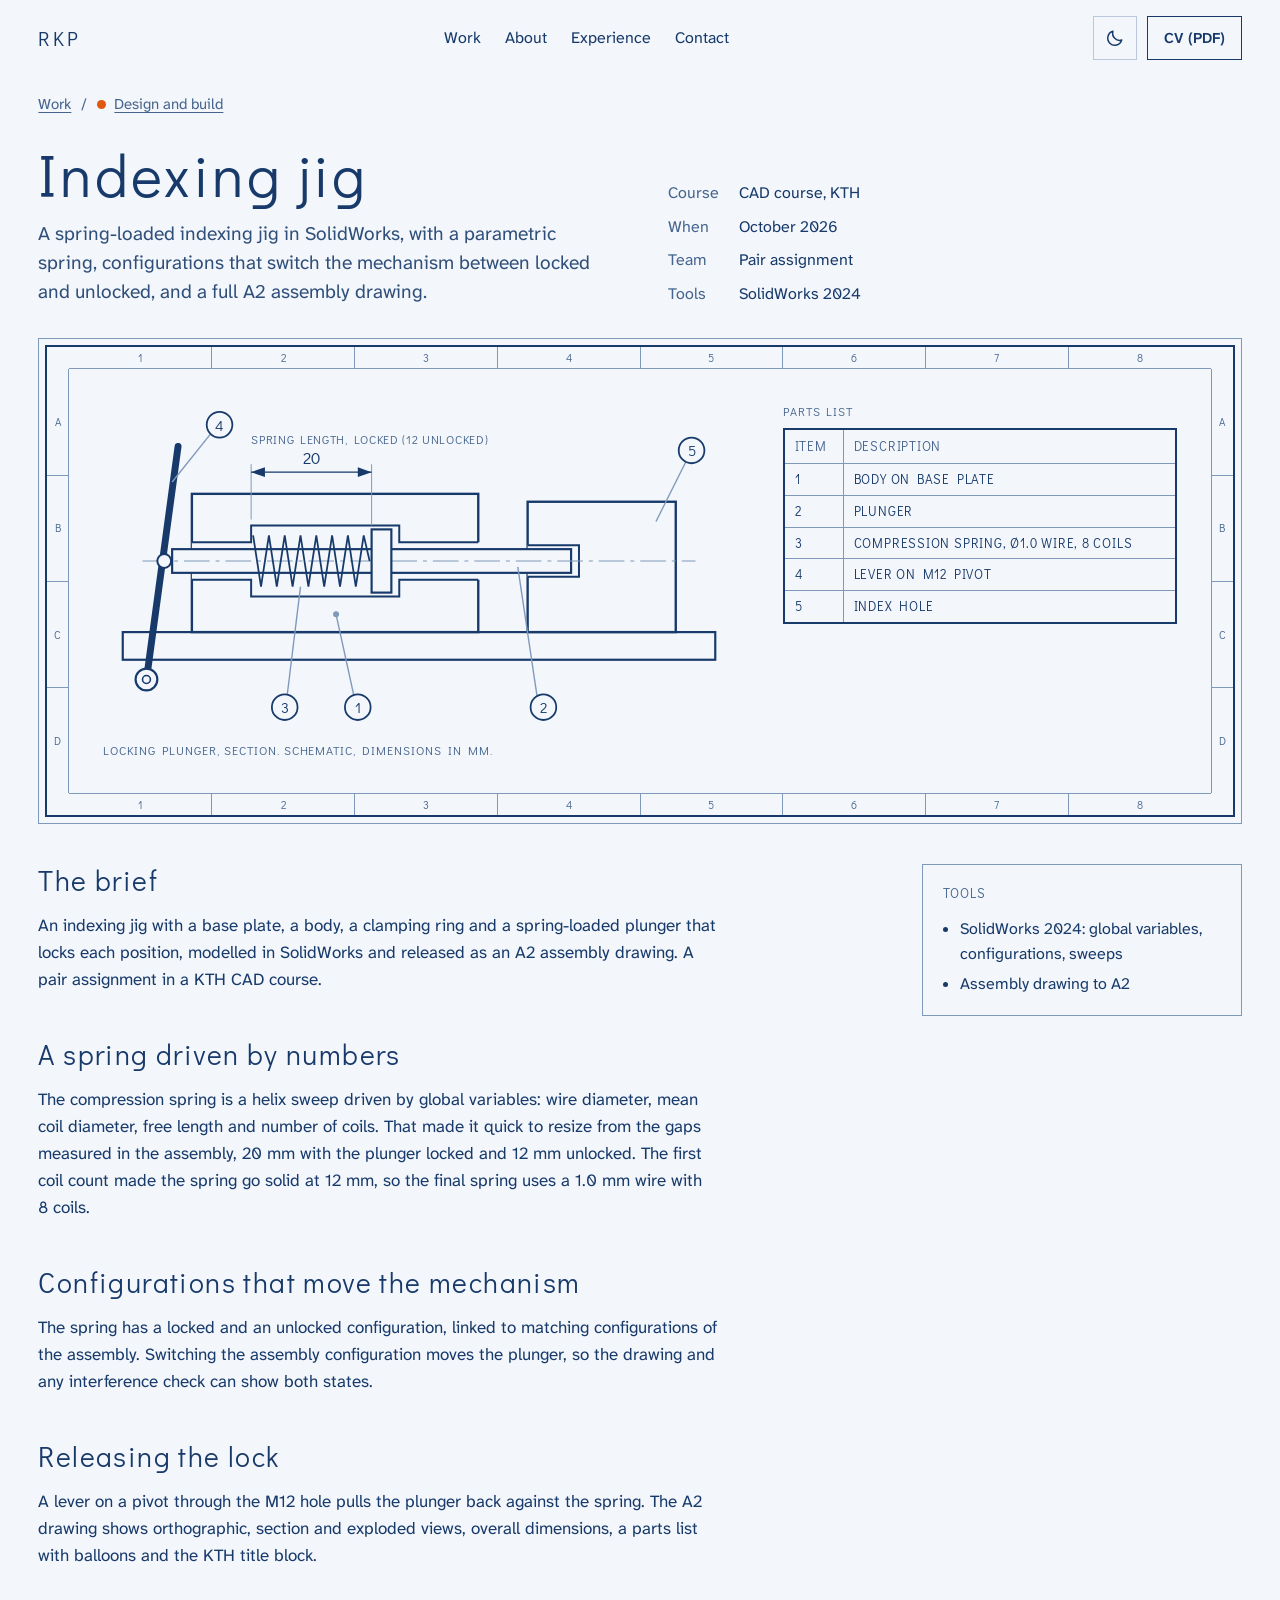
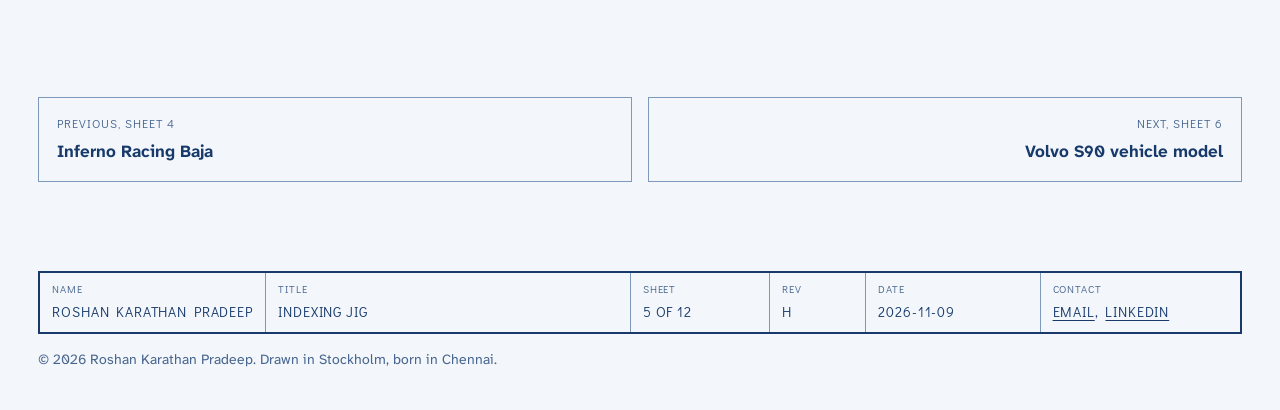
<file: projects/indexing-jig.html>
<!doctype html>
<html lang="en" data-family="drawing">
<head>
<meta charset="utf-8">
<meta name="viewport" content="width=device-width, initial-scale=1, viewport-fit=cover">
<title>Indexing jig | Roshan Karathan Pradeep</title>
<meta name="claude:viewport-fit-sides" content="cover">
<meta name="description" content="A spring-loaded indexing jig in SolidWorks, with a parametric spring, configurations that switch the mechanism between locked and unlocked, and a full A2 assembly drawing.">
<meta name="color-scheme" content="light dark">
<meta name="author" content="Roshan Karathan Pradeep">
<meta property="og:type" content="article">
<meta property="og:title" content="Indexing jig">
<meta property="og:description" content="A spring-loaded indexing jig in SolidWorks, with a parametric spring, configurations that switch the mechanism between locked and unlocked, and a full A2 assembly drawing.">
<meta property="og:url" content="https://roshan-wins.github.io/projects/indexing-jig.html">
<meta property="og:image" content="https://roshan-wins.github.io/assets/img/og-card.png">
<link rel="canonical" href="https://roshan-wins.github.io/projects/indexing-jig.html">
<link rel="icon" href="../favicon.svg" type="image/svg+xml">
<script>document.documentElement.classList.add("js");try{var t=localStorage.getItem("rkp-theme");if(t==="dark"||t==="light")document.documentElement.setAttribute("data-theme",t)}catch(e){}</script>
<link rel="preconnect" href="https://fonts.googleapis.com">
<link rel="preconnect" href="https://fonts.gstatic.com" crossorigin>
<link rel="stylesheet" href="https://fonts.googleapis.com/css2?family=Atkinson+Hyperlegible+Next:wght@400;500;700&family=Didact+Gothic&amp;display=swap">
<link rel="stylesheet" href="../assets/css/site.css?v=202611091104">

</head>
<body>
<a class="skip-link" href="#main">Skip to content</a>
<header class="site-header">
<div class="wrap">
<a class="brand" href="../index.html" aria-label="Roshan Karathan Pradeep, home">RKP</a>
<nav class="nav" aria-label="Main">
<a href="../index.html#work">Work</a>
<a href="../index.html#about">About</a>
<a href="../experience.html">Experience</a>
<a href="../index.html#contact">Contact</a>
</nav>
<div class="header-actions">
<button class="icon-btn" type="button" data-theme-toggle aria-label="Switch theme">
<svg class="theme-icon-light" viewBox="0 0 24 24" fill="none" stroke="currentColor" stroke-width="1.8" stroke-linecap="round" stroke-linejoin="round" aria-hidden="true"><path d="M20 14.5A8.5 8.5 0 0 1 9.5 4a8.5 8.5 0 1 0 10.5 10.5Z"/></svg>
<svg class="theme-icon-dark" viewBox="0 0 24 24" fill="none" stroke="currentColor" stroke-width="1.8" stroke-linecap="round" aria-hidden="true"><circle cx="12" cy="12" r="4.2"/><path d="M12 2.5v2.2M12 19.3v2.2M2.5 12h2.2M19.3 12h2.2M5.3 5.3l1.6 1.6M17.1 17.1l1.6 1.6M5.3 18.7l1.6-1.6M17.1 6.9l1.6-1.6"/></svg>
</button>
<a class="btn btn--ghost btn--small" href="../cv/Roshan_Karathan_Pradeep_CV.pdf">CV (PDF)</a>
</div>
</div>
</header>
<main id="main">

<div class="wrap">
<nav class="crumbs" aria-label="Breadcrumb"><a href="../index.html#work">Work</a><span aria-hidden="true">/</span><a class="crumb-disc" data-disc="design" href="../index.html#design">Design and build</a></nav>
<header class="proj-head">
<div>
<h1 class="proj-title">Indexing jig</h1>
<p class="proj-lede">A spring-loaded indexing jig in SolidWorks, with a parametric spring, configurations that switch the mechanism between locked and unlocked, and a full A2 assembly drawing.</p>
</div>
<dl class="meta-grid"><dt>Course</dt><dd>CAD course, KTH</dd><dt>When</dt><dd>October 2026</dd><dt>Team</dt><dd>Pair assignment</dd><dt>Tools</dt><dd>SolidWorks 2024</dd></dl>
</header>

<div class="sheet" style="margin-bottom:40px">
<div class="sheet__inner">
<div class="zones-h zones-h--top" aria-hidden="true"><span>1</span><span>2</span><span>3</span><span>4</span><span>5</span><span>6</span><span>7</span><span>8</span></div>
<div class="zones-v zones-v--left" aria-hidden="true"><span>A</span><span>B</span><span>C</span><span>D</span></div>
<div class="zones-v zones-v--right" aria-hidden="true"><span>A</span><span>B</span><span>C</span><span>D</span></div>
<div class="zones-h zones-h--bottom" aria-hidden="true"><span>1</span><span>2</span><span>3</span><span>4</span><span>5</span><span>6</span><span>7</span><span>8</span></div>
<div class="sheet__body">
<div class="dwg-hero">
<figure>
<svg class="dwg" viewBox="0 0 640 330" role="img" aria-label="Schematic section of the spring-loaded locking plunger: body, plunger, compression spring, lever on an M12 pivot and the index hole">
<defs>
<pattern id="hx-j1" patternUnits="userSpaceOnUse" width="10" height="10" patternTransform="rotate(45)"><line class="t" x1="0" y1="0" x2="0" y2="10" stroke-width="1.2"/></pattern>
<pattern id="hx-j2" patternUnits="userSpaceOnUse" width="10" height="10" patternTransform="rotate(-45)"><line class="t" x1="0" y1="0" x2="0" y2="10" stroke-width="1.2"/></pattern>
</defs>
<rect class="m" x="20" y="232" width="600" height="28" fill="url(#hx-j2)" stroke-width="2.2"/>
<rect class="m" x="90" y="92" width="290" height="140" fill="url(#hx-j1)" stroke-width="2.4"/>
<rect class="f" x="150" y="124" width="150" height="72"/>
<rect class="f" x="90" y="141" width="62" height="38"/>
<rect class="f" x="298" y="141" width="84" height="38"/>
<polyline class="m" points="90,141 150,141 150,124 300,124 300,141 380,141" stroke-width="2" fill="none"/>
<polyline class="m" points="90,179 150,179 150,196 300,196 300,179 380,179" stroke-width="2" fill="none"/>
<rect class="m" x="430" y="100" width="150" height="132" fill="url(#hx-j2)" stroke-width="2.4"/>
<rect class="f" x="430" y="144" width="52" height="32"/>
<polyline class="m" points="430,144 482,144 482,176 430,176" stroke-width="2" fill="none"/>
<rect class="m f" x="70" y="148" width="404" height="24" stroke-width="2.2"/>
<line class="t" x1="40" y1="160" x2="600" y2="160" stroke-width="1.2" stroke-dasharray="26 6 4 6"/>
<rect class="m f" x="272" y="128" width="20" height="64" stroke-width="2.2"/>
<polyline class="m" points="152,134 160,186 168,134 176,186 184,134 192,186 200,134 208,186 216,134 224,186 232,134 240,186 248,134 256,186 264,134 270,160" stroke-width="1.8" fill="none"/>
<line class="m" x1="44" y1="280" x2="76" y2="44" stroke-width="7" stroke-linecap="round"/>
<circle class="m f" cx="44" cy="280" r="11" stroke-width="2.2"/>
<circle class="m" cx="44" cy="280" r="4" stroke-width="1.6"/>
<circle class="m f" cx="62" cy="160" r="7" stroke-width="2"/>
<line class="t" x1="150" y1="118" x2="150" y2="62" stroke-width="1"/>
<line class="t" x1="272" y1="124" x2="272" y2="62" stroke-width="1"/>
<line class="m" x1="150" y1="70" x2="272" y2="70" stroke-width="1.4"/>
<polygon class="s" points="150,70 164,65 164,75"/>
<polygon class="s" points="272,70 258,65 258,75"/>
<text class="tx" x="211" y="62" font-size="17" text-anchor="middle">20</text>
<text class="tx2" x="150" y="42" font-size="12" letter-spacing="0.7">SPRING LENGTH, LOCKED (12 UNLOCKED)</text>
<line class="t" x1="236" y1="214" x2="254" y2="296" stroke-width="1.4"/><circle class="sd" cx="236" cy="214" r="3"/>
<circle class="m f" cx="258" cy="308" r="13" stroke-width="1.8"/><text class="tx" x="258" y="314" font-size="15" text-anchor="middle">1</text>
<line class="t" x1="420" y1="166" x2="440" y2="300" stroke-width="1.4"/>
<circle class="m f" cx="446" cy="308" r="13" stroke-width="1.8"/><text class="tx" x="446" y="314" font-size="15" text-anchor="middle">2</text>
<line class="t" x1="200" y1="186" x2="186" y2="300" stroke-width="1.4"/>
<circle class="m f" cx="184" cy="308" r="13" stroke-width="1.8"/><text class="tx" x="184" y="314" font-size="15" text-anchor="middle">3</text>
<line class="t" x1="70" y1="80" x2="110" y2="30" stroke-width="1.4"/>
<circle class="m f" cx="118" cy="22" r="13" stroke-width="1.8"/><text class="tx" x="118" y="28" font-size="15" text-anchor="middle">4</text>
<line class="t" x1="560" y1="120" x2="590" y2="60" stroke-width="1.4"/>
<circle class="m f" cx="596" cy="48" r="13" stroke-width="1.8"/><text class="tx" x="596" y="54" font-size="15" text-anchor="middle">5</text>
</svg>
<figcaption class="caption-letter">LOCKING PLUNGER, SECTION. SCHEMATIC, DIMENSIONS IN MM.</figcaption>
</figure>
<div class="side">
<div class="table-scroll">
<table class="dwg-table">
<caption>PARTS LIST</caption>
<thead><tr><th class="num" scope="col">ITEM</th><th scope="col">DESCRIPTION</th></tr></thead>
<tbody>
<tr><td class="num">1</td><td>BODY ON BASE PLATE</td></tr>
<tr><td class="num">2</td><td>PLUNGER</td></tr>
<tr><td class="num">3</td><td>COMPRESSION SPRING, Ø1.0 WIRE, 8 COILS</td></tr>
<tr><td class="num">4</td><td>LEVER ON M12 PIVOT</td></tr>
<tr><td class="num">5</td><td>INDEX HOLE</td></tr>
</tbody>
</table>
</div>
</div>
</div>
</div>
</div>
</div>



<div class="story">
<div class="prose">
<h2>The brief</h2>
<p>An indexing jig with a base plate, a body, a clamping ring and a spring-loaded plunger that locks each position, modelled in SolidWorks and released as an A2 assembly drawing. A pair assignment in a KTH CAD course.</p>
<h2>A spring driven by numbers</h2>
<p>The compression spring is a helix sweep driven by global variables: wire diameter, mean coil diameter, free length and number of coils. That made it quick to resize from the gaps measured in the assembly, 20 mm with the plunger locked and 12 mm unlocked. The first coil count made the spring go solid at 12 mm, so the final spring uses a 1.0 mm wire with 8 coils.</p>
<h2>Configurations that move the mechanism</h2>
<p>The spring has a locked and an unlocked configuration, linked to matching configurations of the assembly. Switching the assembly configuration moves the plunger, so the drawing and any interference check can show both states.</p>
<h2>Releasing the lock</h2>
<p>A lever on a pivot through the M12 hole pulls the plunger back against the spring. The A2 drawing shows orthographic, section and exploded views, overall dimensions, a parts list with balloons and the KTH title block.</p>
</div>
<aside class="aside-stack">
<div class="aside-block">
<h2>TOOLS</h2>
<ul><li>SolidWorks 2024: global variables, configurations, sweeps</li><li>Assembly drawing to A2</li></ul>
</div>

</aside>
</div>

<div class="figure-grid">


</div>

<nav class="sheet-nav" aria-label="Other projects">
<a href="inferno-racing-baja.html"><span class="dir">PREVIOUS, SHEET 4</span><strong>Inferno Racing Baja</strong></a>
<a class="next" href="volvo-s90.html"><span class="dir">NEXT, SHEET 6</span><strong>Volvo S90 vehicle model</strong></a>
</nav>
</div>

</main>
<footer class="site-footer">
<div class="wrap">
<div class="foot-tb">
<div><span class="k">NAME</span><span class="v">ROSHAN KARATHAN PRADEEP</span></div>
<div><span class="k">TITLE</span><span class="v">INDEXING JIG</span></div>
<div><span class="k">SHEET</span><span class="v tnum">5 OF 12</span></div>
<div><span class="k">REV</span><span class="v">H</span></div>
<div><span class="k">DATE</span><span class="v tnum">2026-11-09</span></div>
<div><span class="k">CONTACT</span><span class="v"><a href="../index.html#contact">EMAIL</a>, <a href="https://www.linkedin.com/in/roshanaerodynamics" rel="me">LINKEDIN</a></span></div>
</div>
<p class="foot-small">© 2026 Roshan Karathan Pradeep. Drawn in Stockholm, born in Chennai.</p>
</div>
</footer>
<script src="../assets/js/site.js?v=202611091104"></script>

</body>
</html>
</file>
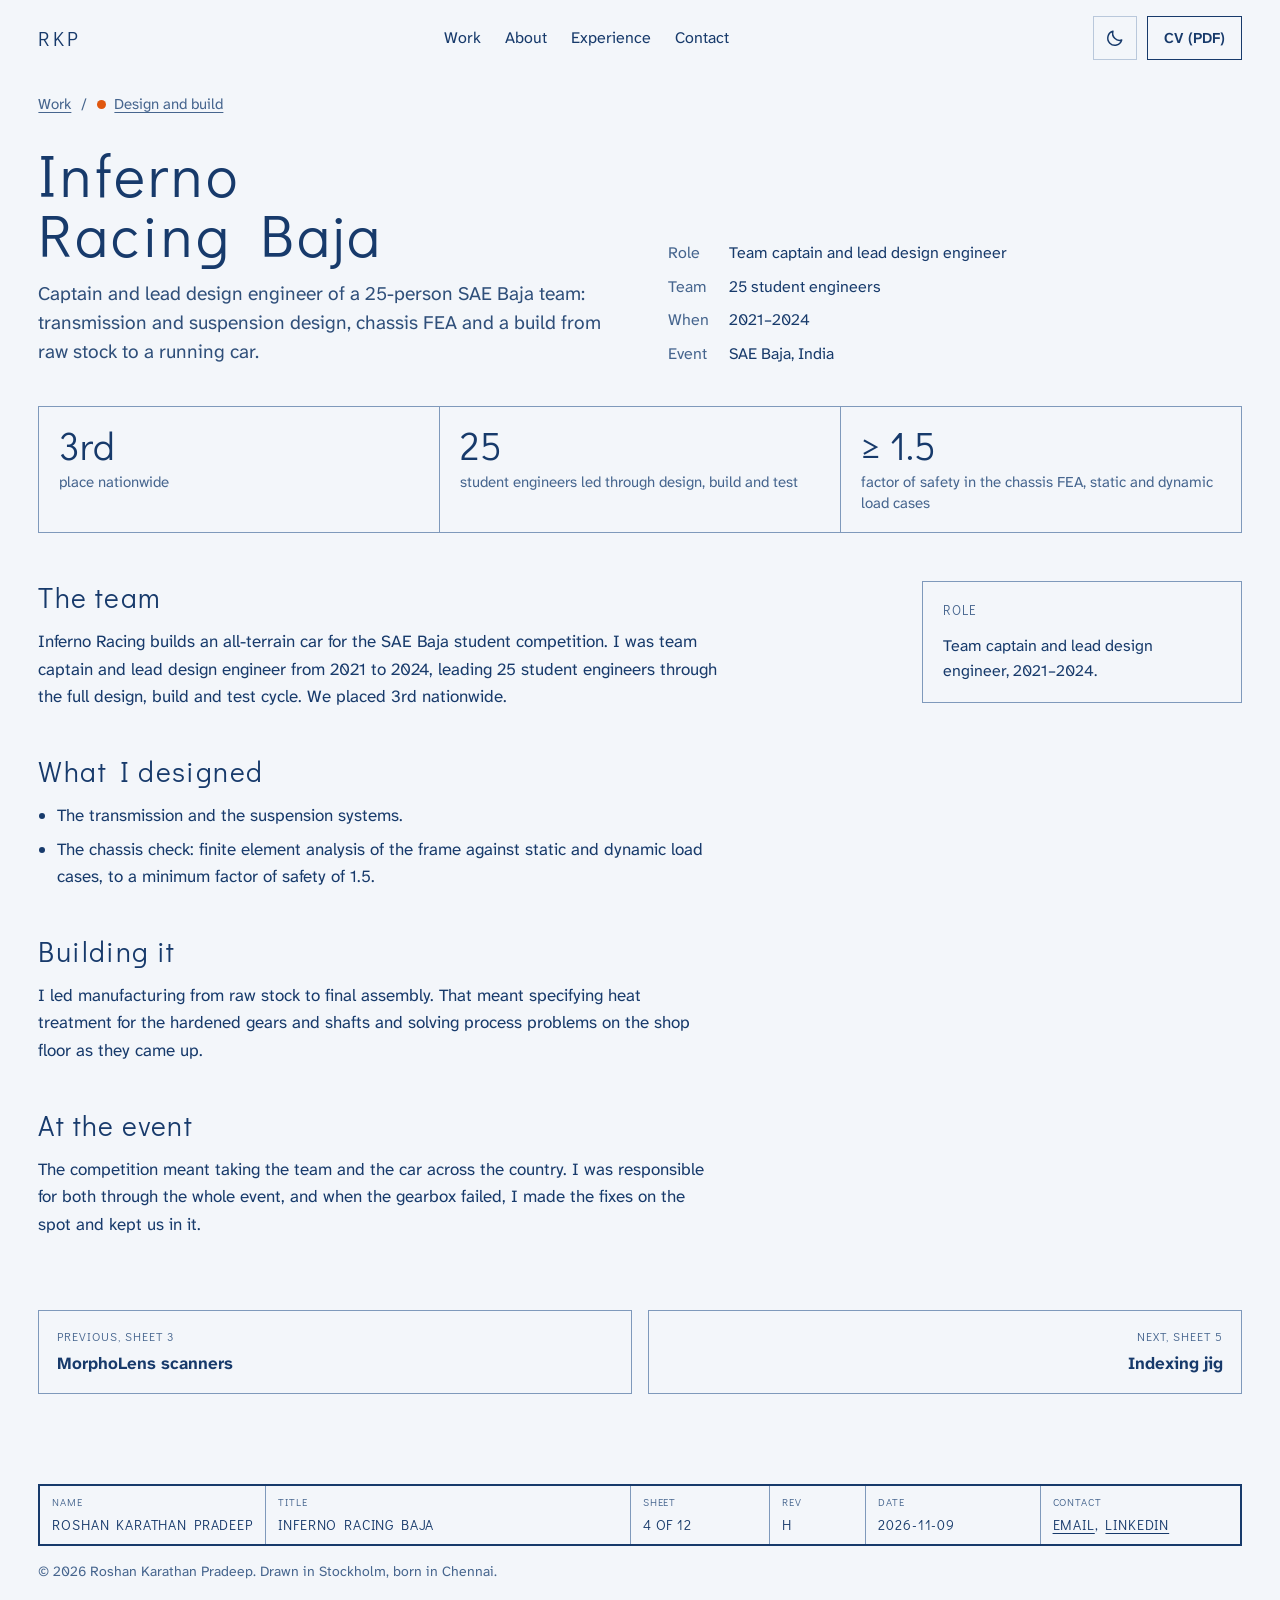
<file: projects/inferno-racing-baja.html>
<!doctype html>
<html lang="en" data-family="drawing">
<head>
<meta charset="utf-8">
<meta name="viewport" content="width=device-width, initial-scale=1, viewport-fit=cover">
<title>Inferno Racing Baja | Roshan Karathan Pradeep</title>
<meta name="claude:viewport-fit-sides" content="cover">
<meta name="description" content="Captain and lead design engineer of a 25-person SAE Baja team: transmission and suspension design, chassis FEA and a build from raw stock to a running car.">
<meta name="color-scheme" content="light dark">
<meta name="author" content="Roshan Karathan Pradeep">
<meta property="og:type" content="article">
<meta property="og:title" content="Inferno Racing Baja">
<meta property="og:description" content="Captain and lead design engineer of a 25-person SAE Baja team: transmission and suspension design, chassis FEA and a build from raw stock to a running car.">
<meta property="og:url" content="https://roshan-wins.github.io/projects/inferno-racing-baja.html">
<meta property="og:image" content="https://roshan-wins.github.io/assets/img/og-card.png">
<link rel="canonical" href="https://roshan-wins.github.io/projects/inferno-racing-baja.html">
<link rel="icon" href="../favicon.svg" type="image/svg+xml">
<script>document.documentElement.classList.add("js");try{var t=localStorage.getItem("rkp-theme");if(t==="dark"||t==="light")document.documentElement.setAttribute("data-theme",t)}catch(e){}</script>
<link rel="preconnect" href="https://fonts.googleapis.com">
<link rel="preconnect" href="https://fonts.gstatic.com" crossorigin>
<link rel="stylesheet" href="https://fonts.googleapis.com/css2?family=Atkinson+Hyperlegible+Next:wght@400;500;700&family=Didact+Gothic&amp;display=swap">
<link rel="stylesheet" href="../assets/css/site.css?v=202611091104">

</head>
<body>
<a class="skip-link" href="#main">Skip to content</a>
<header class="site-header">
<div class="wrap">
<a class="brand" href="../index.html" aria-label="Roshan Karathan Pradeep, home">RKP</a>
<nav class="nav" aria-label="Main">
<a href="../index.html#work">Work</a>
<a href="../index.html#about">About</a>
<a href="../experience.html">Experience</a>
<a href="../index.html#contact">Contact</a>
</nav>
<div class="header-actions">
<button class="icon-btn" type="button" data-theme-toggle aria-label="Switch theme">
<svg class="theme-icon-light" viewBox="0 0 24 24" fill="none" stroke="currentColor" stroke-width="1.8" stroke-linecap="round" stroke-linejoin="round" aria-hidden="true"><path d="M20 14.5A8.5 8.5 0 0 1 9.5 4a8.5 8.5 0 1 0 10.5 10.5Z"/></svg>
<svg class="theme-icon-dark" viewBox="0 0 24 24" fill="none" stroke="currentColor" stroke-width="1.8" stroke-linecap="round" aria-hidden="true"><circle cx="12" cy="12" r="4.2"/><path d="M12 2.5v2.2M12 19.3v2.2M2.5 12h2.2M19.3 12h2.2M5.3 5.3l1.6 1.6M17.1 17.1l1.6 1.6M5.3 18.7l1.6-1.6M17.1 6.9l1.6-1.6"/></svg>
</button>
<a class="btn btn--ghost btn--small" href="../cv/Roshan_Karathan_Pradeep_CV.pdf">CV (PDF)</a>
</div>
</div>
</header>
<main id="main">

<div class="wrap">
<nav class="crumbs" aria-label="Breadcrumb"><a href="../index.html#work">Work</a><span aria-hidden="true">/</span><a class="crumb-disc" data-disc="design" href="../index.html#design">Design and build</a></nav>
<header class="proj-head">
<div>
<h1 class="proj-title">Inferno Racing Baja</h1>
<p class="proj-lede">Captain and lead design engineer of a 25-person SAE Baja team: transmission and suspension design, chassis FEA and a build from raw stock to a running car.</p>
</div>
<dl class="meta-grid"><dt>Role</dt><dd>Team captain and lead design engineer</dd><dt>Team</dt><dd>25 student engineers</dd><dt>When</dt><dd>2021–2024</dd><dt>Event</dt><dd>SAE Baja, India</dd></dl>
</header>

<div class="results"><div class="result"><span class="result__value">3rd</span><span class="result__label">place nationwide</span></div><div class="result"><span class="result__value">25</span><span class="result__label">student engineers led through design, build and test</span></div><div class="result"><span class="result__value">≥ 1.5</span><span class="result__label">factor of safety in the chassis FEA, static and dynamic load cases</span></div></div>

<div class="story">
<div class="prose">
<h2>The team</h2>
<p>Inferno Racing builds an all-terrain car for the SAE Baja student competition. I was team captain and lead design engineer from 2021 to 2024, leading 25 student engineers through the full design, build and test cycle. We placed 3rd nationwide.</p>
<h2>What I designed</h2>
<ul>
<li>The transmission and the suspension systems.</li>
<li>The chassis check: finite element analysis of the frame against static and dynamic load cases, to a minimum factor of safety of 1.5.</li>
</ul>
<h2>Building it</h2>
<p>I led manufacturing from raw stock to final assembly. That meant specifying heat treatment for the hardened gears and shafts and solving process problems on the shop floor as they came up.</p>
<h2>At the event</h2>
<p>The competition meant taking the team and the car across the country. I was responsible for both through the whole event, and when the gearbox failed, I made the fixes on the spot and kept us in it.</p>
</div>
<aside class="aside-stack">
<div class="aside-block">
<h2>ROLE</h2>
<p>Team captain and lead design engineer, 2021–2024.</p>
</div>

</aside>
</div>

<nav class="sheet-nav" aria-label="Other projects">
<a href="morpholens.html"><span class="dir">PREVIOUS, SHEET 3</span><strong>MorphoLens scanners</strong></a>
<a class="next" href="indexing-jig.html"><span class="dir">NEXT, SHEET 5</span><strong>Indexing jig</strong></a>
</nav>
</div>

</main>
<footer class="site-footer">
<div class="wrap">
<div class="foot-tb">
<div><span class="k">NAME</span><span class="v">ROSHAN KARATHAN PRADEEP</span></div>
<div><span class="k">TITLE</span><span class="v">INFERNO RACING BAJA</span></div>
<div><span class="k">SHEET</span><span class="v tnum">4 OF 12</span></div>
<div><span class="k">REV</span><span class="v">H</span></div>
<div><span class="k">DATE</span><span class="v tnum">2026-11-09</span></div>
<div><span class="k">CONTACT</span><span class="v"><a href="../index.html#contact">EMAIL</a>, <a href="https://www.linkedin.com/in/roshanaerodynamics" rel="me">LINKEDIN</a></span></div>
</div>
<p class="foot-small">© 2026 Roshan Karathan Pradeep. Drawn in Stockholm, born in Chennai.</p>
</div>
</footer>
<script src="../assets/js/site.js?v=202611091104"></script>

</body>
</html>
</file>
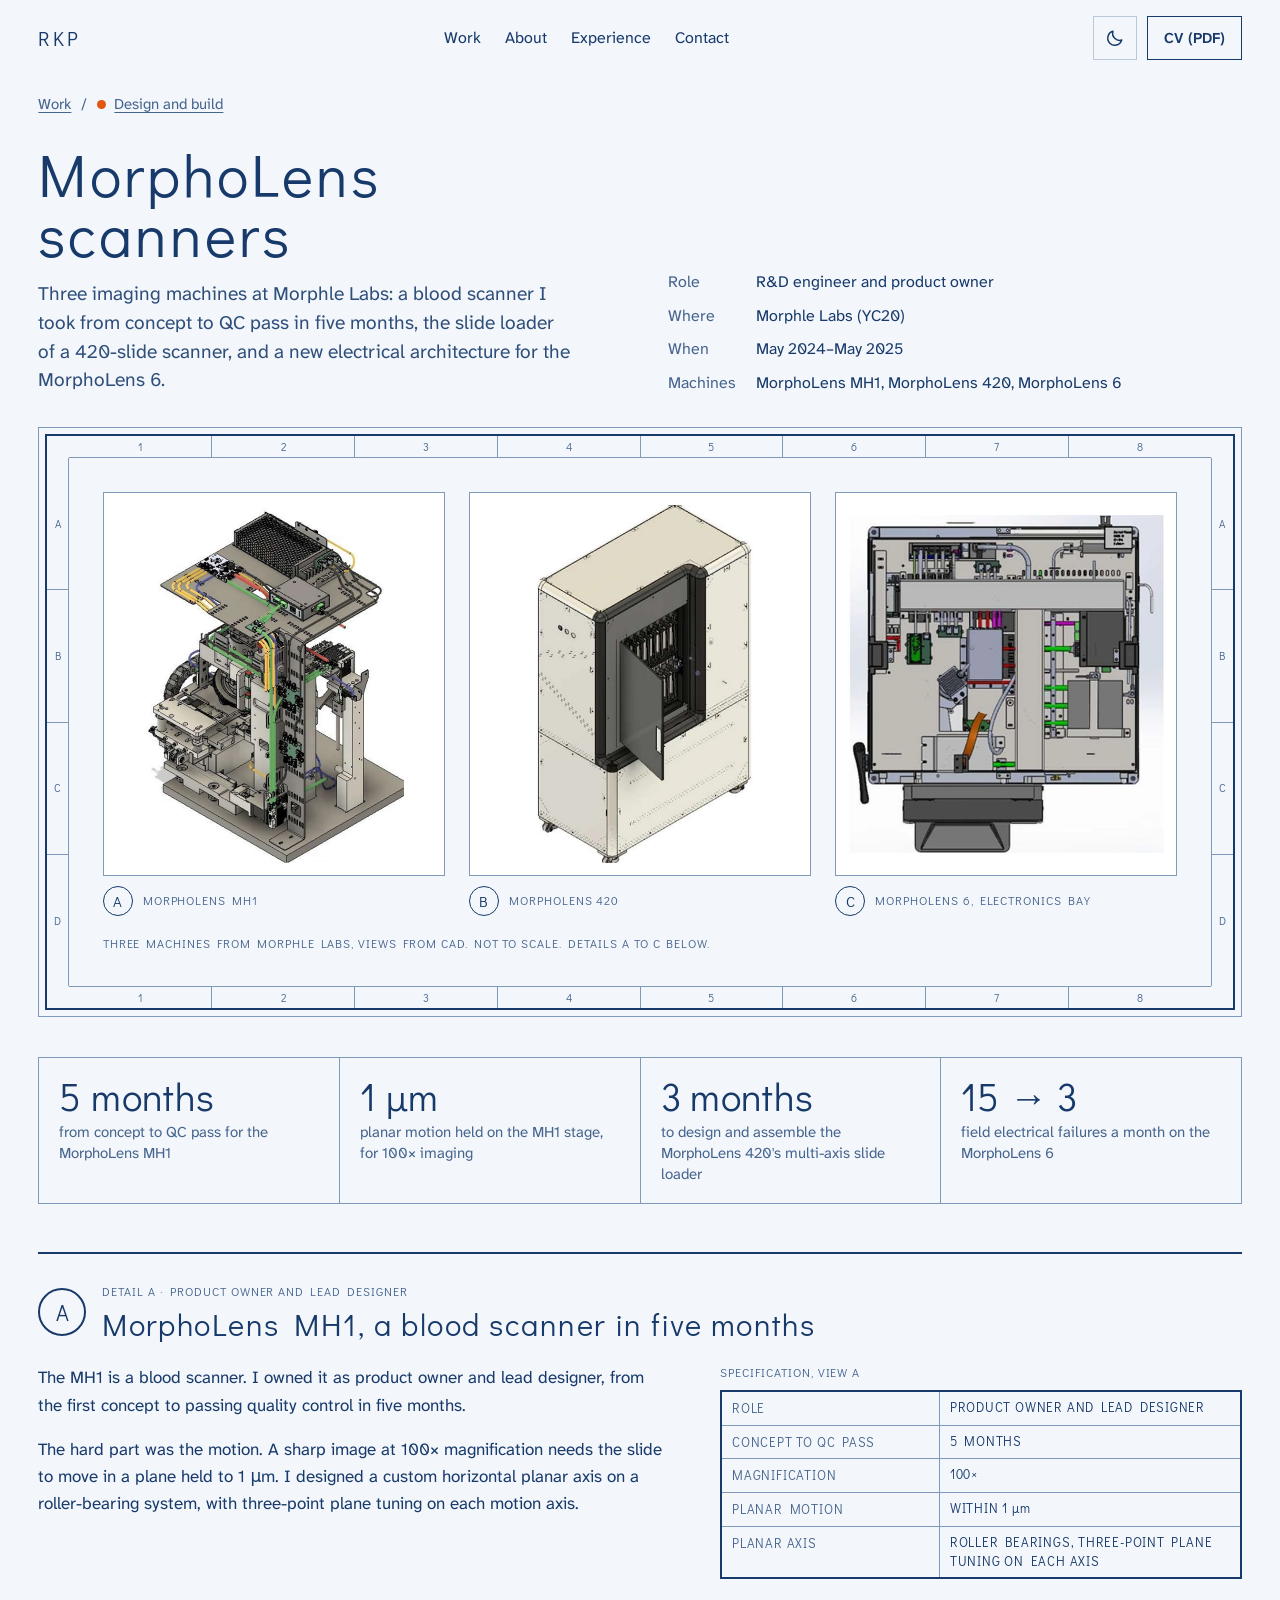
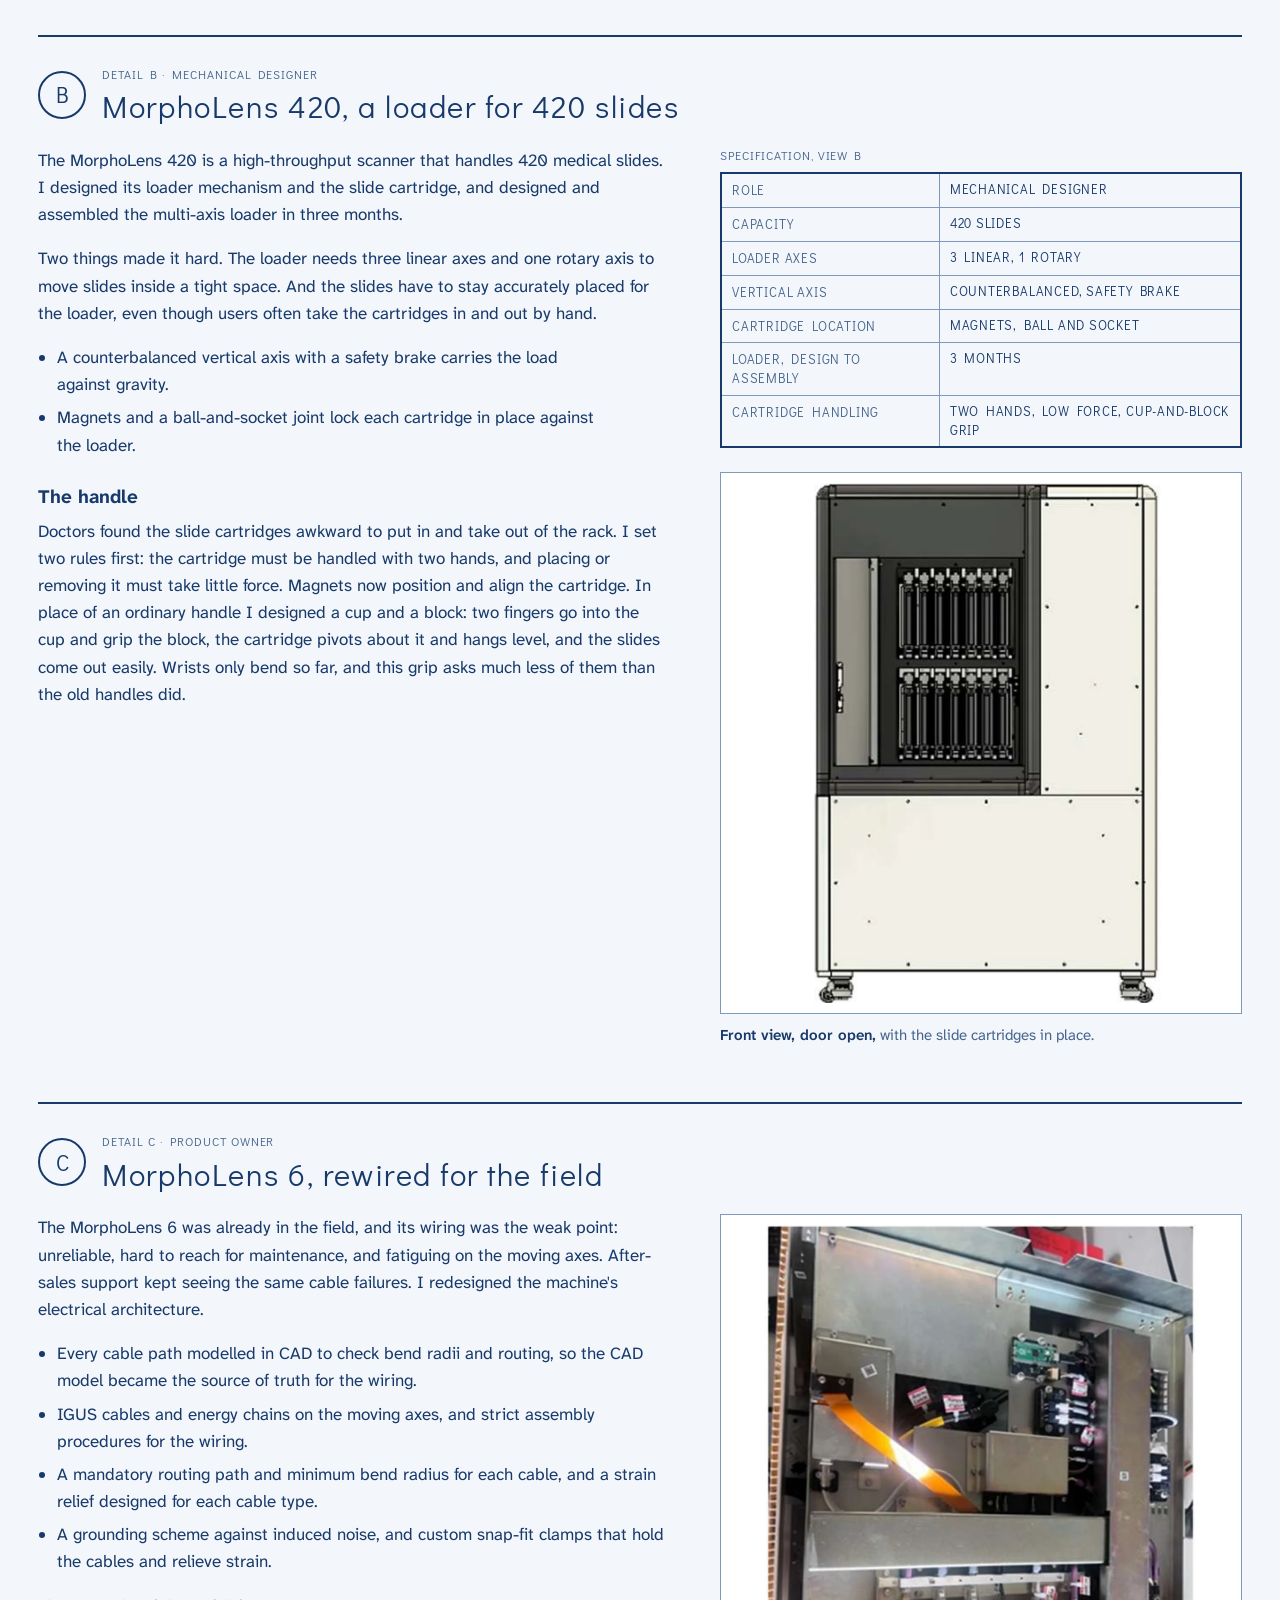
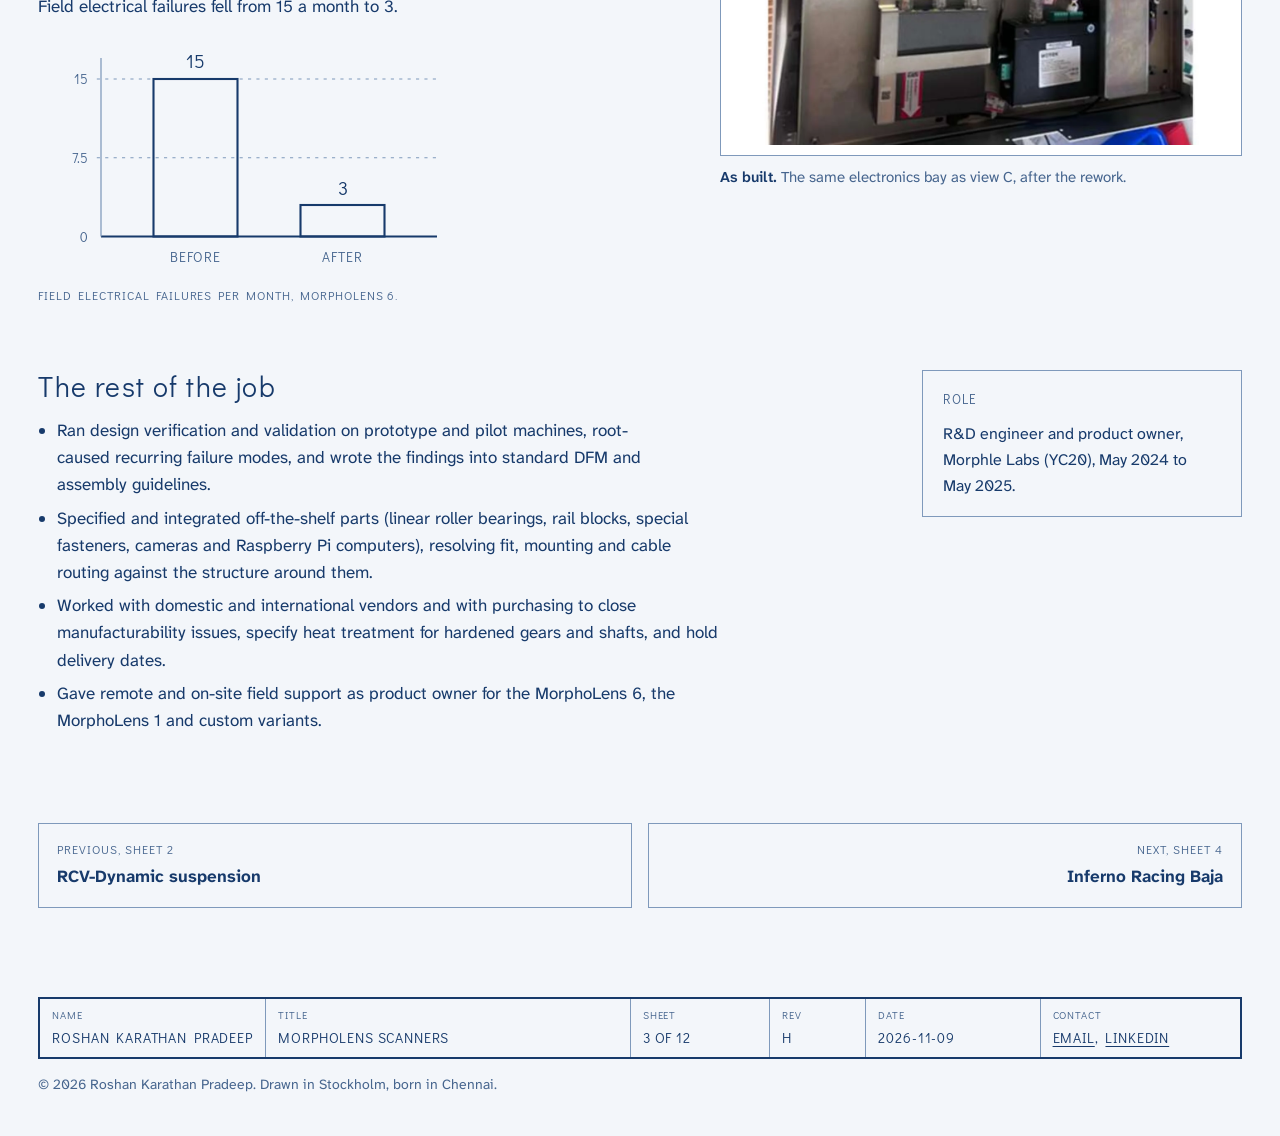
<file: projects/morpholens.html>
<!doctype html>
<html lang="en" data-family="drawing">
<head>
<meta charset="utf-8">
<meta name="viewport" content="width=device-width, initial-scale=1, viewport-fit=cover">
<title>MorphoLens scanners | Roshan Karathan Pradeep</title>
<meta name="claude:viewport-fit-sides" content="cover">
<meta name="description" content="Three imaging machines at Morphle Labs: a blood scanner I took from concept to QC pass in five months, the slide loader of a 420-slide scanner, and a new electrical architecture for the MorphoLens 6.">
<meta name="color-scheme" content="light dark">
<meta name="author" content="Roshan Karathan Pradeep">
<meta property="og:type" content="article">
<meta property="og:title" content="MorphoLens scanners">
<meta property="og:description" content="Three imaging machines at Morphle Labs: a blood scanner I took from concept to QC pass in five months, the slide loader of a 420-slide scanner, and a new electrical architecture for the MorphoLens 6.">
<meta property="og:url" content="https://roshan-wins.github.io/projects/morpholens.html">
<meta property="og:image" content="https://roshan-wins.github.io/assets/img/og-card.png">
<link rel="canonical" href="https://roshan-wins.github.io/projects/morpholens.html">
<link rel="icon" href="../favicon.svg" type="image/svg+xml">
<script>document.documentElement.classList.add("js");try{var t=localStorage.getItem("rkp-theme");if(t==="dark"||t==="light")document.documentElement.setAttribute("data-theme",t)}catch(e){}</script>
<link rel="preconnect" href="https://fonts.googleapis.com">
<link rel="preconnect" href="https://fonts.gstatic.com" crossorigin>
<link rel="stylesheet" href="https://fonts.googleapis.com/css2?family=Atkinson+Hyperlegible+Next:wght@400;500;700&family=Didact+Gothic&amp;display=swap">
<link rel="stylesheet" href="../assets/css/site.css?v=202611091104">

</head>
<body>
<a class="skip-link" href="#main">Skip to content</a>
<header class="site-header">
<div class="wrap">
<a class="brand" href="../index.html" aria-label="Roshan Karathan Pradeep, home">RKP</a>
<nav class="nav" aria-label="Main">
<a href="../index.html#work">Work</a>
<a href="../index.html#about">About</a>
<a href="../experience.html">Experience</a>
<a href="../index.html#contact">Contact</a>
</nav>
<div class="header-actions">
<button class="icon-btn" type="button" data-theme-toggle aria-label="Switch theme">
<svg class="theme-icon-light" viewBox="0 0 24 24" fill="none" stroke="currentColor" stroke-width="1.8" stroke-linecap="round" stroke-linejoin="round" aria-hidden="true"><path d="M20 14.5A8.5 8.5 0 0 1 9.5 4a8.5 8.5 0 1 0 10.5 10.5Z"/></svg>
<svg class="theme-icon-dark" viewBox="0 0 24 24" fill="none" stroke="currentColor" stroke-width="1.8" stroke-linecap="round" aria-hidden="true"><circle cx="12" cy="12" r="4.2"/><path d="M12 2.5v2.2M12 19.3v2.2M2.5 12h2.2M19.3 12h2.2M5.3 5.3l1.6 1.6M17.1 17.1l1.6 1.6M5.3 18.7l1.6-1.6M17.1 6.9l1.6-1.6"/></svg>
</button>
<a class="btn btn--ghost btn--small" href="../cv/Roshan_Karathan_Pradeep_CV.pdf">CV (PDF)</a>
</div>
</div>
</header>
<main id="main">

<div class="wrap">
<nav class="crumbs" aria-label="Breadcrumb"><a href="../index.html#work">Work</a><span aria-hidden="true">/</span><a class="crumb-disc" data-disc="design" href="../index.html#design">Design and build</a></nav>
<header class="proj-head">
<div>
<h1 class="proj-title">MorphoLens scanners</h1>
<p class="proj-lede">Three imaging machines at Morphle Labs: a blood scanner I took from concept to QC pass in five months, the slide loader of a 420-slide scanner, and a new electrical architecture for the MorphoLens 6.</p>
</div>
<dl class="meta-grid"><dt>Role</dt><dd>R&amp;D engineer and product owner</dd><dt>Where</dt><dd>Morphle Labs (YC20)</dd><dt>When</dt><dd>May 2024–May 2025</dd><dt>Machines</dt><dd>MorphoLens MH1, MorphoLens 420, MorphoLens 6</dd></dl>
</header>

<div class="sheet" style="margin-bottom:40px">
<div class="sheet__inner">
<div class="zones-h zones-h--top" aria-hidden="true"><span>1</span><span>2</span><span>3</span><span>4</span><span>5</span><span>6</span><span>7</span><span>8</span></div>
<div class="zones-v zones-v--left" aria-hidden="true"><span>A</span><span>B</span><span>C</span><span>D</span></div>
<div class="zones-v zones-v--right" aria-hidden="true"><span>A</span><span>B</span><span>C</span><span>D</span></div>
<div class="zones-h zones-h--bottom" aria-hidden="true"><span>1</span><span>2</span><span>3</span><span>4</span><span>5</span><span>6</span><span>7</span><span>8</span></div>
<div class="sheet__body">
<div class="views">

<figure class="view">
<div class="view__img"><img src="../assets/img/morpholens/mh1-render.webp" width="992" height="1362" alt="CAD model of the MorphoLens MH1: an open frame with colour-coded cables running up its columns and an electronics deck on top" decoding="async"></div>
<figcaption><span class="view__mark" aria-hidden="true">A</span><span class="caption-letter">MORPHOLENS MH1</span></figcaption>
</figure>

<figure class="view">
<div class="view__img"><img src="../assets/img/morpholens/m420-iso.webp" width="852" height="1294" alt="CAD model of the MorphoLens 420 cabinet with its door open and the slide cartridges inside" decoding="async"></div>
<figcaption><span class="view__mark" aria-hidden="true">B</span><span class="caption-letter">MORPHOLENS 420</span></figcaption>
</figure>

<figure class="view">
<div class="view__img"><img src="../assets/img/morpholens/m6-cad-layout.webp" width="1100" height="1176" alt="CAD layout of the MorphoLens 6 electronics bay with its cable paths modelled" decoding="async"></div>
<figcaption><span class="view__mark" aria-hidden="true">C</span><span class="caption-letter">MORPHOLENS 6, ELECTRONICS BAY</span></figcaption>
</figure>
</div>
<p class="caption-letter" style="margin:18px 0 0">THREE MACHINES FROM MORPHLE LABS, VIEWS FROM CAD. NOT TO SCALE. DETAILS A TO C BELOW.</p>
</div>
</div>
</div>

<div class="results"><div class="result"><span class="result__value">5 months</span><span class="result__label">from concept to QC pass for the MorphoLens MH1</span></div><div class="result"><span class="result__value">1 µm</span><span class="result__label">planar motion held on the MH1 stage, for 100× imaging</span></div><div class="result"><span class="result__value">3 months</span><span class="result__label">to design and assemble the MorphoLens 420's multi-axis slide loader</span></div><div class="result"><span class="result__value">15 → 3</span><span class="result__label">field electrical failures a month on the MorphoLens 6</span></div></div>

<section class="detail" id="mh1" aria-labelledby="mh1-title">
<div class="detail__head"><span class="detail__mark" aria-hidden="true">A</span><div><p class="detail__kicker">DETAIL A · PRODUCT OWNER AND LEAD DESIGNER</p><h2 class="detail__title" id="mh1-title">MorphoLens MH1, a blood scanner in five months</h2></div></div>
<div class="detail__body">
<div class="prose">
<p>The MH1 is a blood scanner. I owned it as product owner and lead designer, from the first concept to passing quality control in five months.</p>
<p>The hard part was the motion. A sharp image at 100× magnification needs the slide to move in a plane held to 1 µm. I designed a custom horizontal planar axis on a roller-bearing system, with three-point plane tuning on each motion axis.</p>
</div>
<div class="detail__side">
<div class="table-scroll">
<table class="dwg-table spec">
<caption>SPECIFICATION, VIEW A</caption>
<tbody>
<tr><th scope="row">ROLE</th><td>PRODUCT OWNER AND LEAD DESIGNER</td></tr>
<tr><th scope="row">CONCEPT TO QC PASS</th><td>5 MONTHS</td></tr>
<tr><th scope="row">MAGNIFICATION</th><td>100×</td></tr>
<tr><th scope="row">PLANAR MOTION</th><td>WITHIN 1 µm</td></tr>
<tr><th scope="row">PLANAR AXIS</th><td>ROLLER BEARINGS, THREE-POINT PLANE TUNING ON EACH AXIS</td></tr>
</tbody>
</table>
</div>
</div>
</div>
</section>

<section class="detail" id="m420" aria-labelledby="m420-title">
<div class="detail__head"><span class="detail__mark" aria-hidden="true">B</span><div><p class="detail__kicker">DETAIL B · MECHANICAL DESIGNER</p><h2 class="detail__title" id="m420-title">MorphoLens 420, a loader for 420 slides</h2></div></div>
<div class="detail__body">
<div class="prose">
<p>The MorphoLens 420 is a high-throughput scanner that handles 420 medical slides. I designed its loader mechanism and the slide cartridge, and designed and assembled the multi-axis loader in three months.</p>
<p>Two things made it hard. The loader needs three linear axes and one rotary axis to move slides inside a tight space. And the slides have to stay accurately placed for the loader, even though users often take the cartridges in and out by hand.</p>
<ul>
<li>A counterbalanced vertical axis with a safety brake carries the load against gravity.</li>
<li>Magnets and a ball-and-socket joint lock each cartridge in place against the loader.</li>
</ul>
<h3 class="detail__sub">The handle</h3>
<p>Doctors found the slide cartridges awkward to put in and take out of the rack. I set two rules first: the cartridge must be handled with two hands, and placing or removing it must take little force. Magnets now position and align the cartridge. In place of an ordinary handle I designed a cup and a block: two fingers go into the cup and grip the block, the cartridge pivots about it and hangs level, and the slides come out easily. Wrists only bend so far, and this grip asks much less of them than the old handles did.</p>
</div>
<div class="detail__side">
<div class="table-scroll">
<table class="dwg-table spec">
<caption>SPECIFICATION, VIEW B</caption>
<tbody>
<tr><th scope="row">ROLE</th><td>MECHANICAL DESIGNER</td></tr>
<tr><th scope="row">CAPACITY</th><td>420 SLIDES</td></tr>
<tr><th scope="row">LOADER AXES</th><td>3 LINEAR, 1 ROTARY</td></tr>
<tr><th scope="row">VERTICAL AXIS</th><td>COUNTERBALANCED, SAFETY BRAKE</td></tr>
<tr><th scope="row">CARTRIDGE LOCATION</th><td>MAGNETS, BALL AND SOCKET</td></tr>
<tr><th scope="row">LOADER, DESIGN TO ASSEMBLY</th><td>3 MONTHS</td></tr>
<tr><th scope="row">CARTRIDGE HANDLING</th><td>TWO HANDS, LOW FORCE, CUP-AND-BLOCK GRIP</td></tr>
</tbody>
</table>
</div>

<figure class="fig">
<div class="fig__frame"><img src="../assets/img/morpholens/m420-front.webp" width="852" height="1176" alt="Front view of the MorphoLens 420 cabinet with the door open and two rows of slide cartridges" loading="lazy" decoding="async"></div>
<figcaption><b>Front view, door open,</b> with the slide cartridges in place.</figcaption>
</figure>
</div>
</div>
</section>

<section class="detail" id="m6" aria-labelledby="m6-title">
<div class="detail__head"><span class="detail__mark" aria-hidden="true">C</span><div><p class="detail__kicker">DETAIL C · PRODUCT OWNER</p><h2 class="detail__title" id="m6-title">MorphoLens 6, rewired for the field</h2></div></div>
<div class="detail__body">
<div class="prose">
<p>The MorphoLens 6 was already in the field, and its wiring was the weak point: unreliable, hard to reach for maintenance, and fatiguing on the moving axes. After-sales support kept seeing the same cable failures. I redesigned the machine's electrical architecture.</p>
<ul>
<li>Every cable path modelled in CAD to check bend radii and routing, so the CAD model became the source of truth for the wiring.</li>
<li>IGUS cables and energy chains on the moving axes, and strict assembly procedures for the wiring.</li>
<li>A mandatory routing path and minimum bend radius for each cable, and a strain relief designed for each cable type.</li>
<li>A grounding scheme against induced noise, and custom snap-fit clamps that hold the cables and relieve strain.</li>
</ul>
<p>Field electrical failures fell from 15 a month to 3.</p>
<figure class="chart-fig">
<svg class="dwg" viewBox="0 0 400 230" role="img" aria-label="Bar chart: field electrical failures fell from 15 a month to 3 a month after the routing standard">
<defs><pattern id="hx-bar" patternUnits="userSpaceOnUse" width="9" height="9" patternTransform="rotate(45)"><line class="t" x1="0" y1="0" x2="0" y2="9" stroke-width="1.2"/></pattern></defs>
<line class="m" x1="60" y1="190" x2="380" y2="190" stroke-width="2"/>
<line class="t" x1="60" y1="190" x2="60" y2="20" stroke-width="1.2"/>
<line class="t" x1="56" y1="40" x2="380" y2="40" stroke-width="1" stroke-dasharray="3 5"/>
<line class="t" x1="56" y1="115" x2="380" y2="115" stroke-width="1" stroke-dasharray="3 5"/>
<text class="tx2" x="48" y="45" font-size="13" text-anchor="end">15</text>
<text class="tx2" x="48" y="120" font-size="13" text-anchor="end">7.5</text>
<text class="tx2" x="48" y="195" font-size="13" text-anchor="end">0</text>
<rect class="m" x="110" y="40" width="80" height="150" fill="url(#hx-bar)" stroke-width="2"/>
<rect class="m" x="250" y="160" width="80" height="30" fill="url(#hx-bar)" stroke-width="2"/>
<text class="tx" x="150" y="30" font-size="18" text-anchor="middle">15</text>
<text class="tx" x="290" y="150" font-size="18" text-anchor="middle">3</text>
<text class="tx2" x="150" y="214" font-size="13" text-anchor="middle" letter-spacing="0.8">BEFORE</text>
<text class="tx2" x="290" y="214" font-size="13" text-anchor="middle" letter-spacing="0.8">AFTER</text>
</svg>
<figcaption class="caption-letter">FIELD ELECTRICAL FAILURES PER MONTH, MORPHOLENS 6.</figcaption>
</figure>
</div>
<div class="detail__side">

<figure class="fig">
<div class="fig__frame"><img src="../assets/img/morpholens/m6-as-built.webp" width="1056" height="1256" alt="Photo of the MorphoLens 6 electronics bay with labelled cables, a flat flex cable and a Raspberry Pi" loading="lazy" decoding="async"></div>
<figcaption><b>As built.</b> The same electronics bay as view C, after the rework.</figcaption>
</figure>
</div>
</div>
</section>

<div class="story">
<div class="prose">
<h2>The rest of the job</h2>
<ul>
<li>Ran design verification and validation on prototype and pilot machines, root-caused recurring failure modes, and wrote the findings into standard DFM and assembly guidelines.</li>
<li>Specified and integrated off-the-shelf parts (linear roller bearings, rail blocks, special fasteners, cameras and Raspberry Pi computers), resolving fit, mounting and cable routing against the structure around them.</li>
<li>Worked with domestic and international vendors and with purchasing to close manufacturability issues, specify heat treatment for hardened gears and shafts, and hold delivery dates.</li>
<li>Gave remote and on-site field support as product owner for the MorphoLens 6, the MorphoLens 1 and custom variants.</li>
</ul>
</div>
<aside class="aside-stack">
<div class="aside-block">
<h2>ROLE</h2>
<p>R&amp;D engineer and product owner, Morphle Labs (YC20), May 2024 to May 2025.</p>
</div>

</aside>
</div>

<nav class="sheet-nav" aria-label="Other projects">
<a href="rcv-dynamic.html"><span class="dir">PREVIOUS, SHEET 2</span><strong>RCV-Dynamic suspension</strong></a>
<a class="next" href="inferno-racing-baja.html"><span class="dir">NEXT, SHEET 4</span><strong>Inferno Racing Baja</strong></a>
</nav>
</div>

</main>
<footer class="site-footer">
<div class="wrap">
<div class="foot-tb">
<div><span class="k">NAME</span><span class="v">ROSHAN KARATHAN PRADEEP</span></div>
<div><span class="k">TITLE</span><span class="v">MORPHOLENS SCANNERS</span></div>
<div><span class="k">SHEET</span><span class="v tnum">3 OF 12</span></div>
<div><span class="k">REV</span><span class="v">H</span></div>
<div><span class="k">DATE</span><span class="v tnum">2026-11-09</span></div>
<div><span class="k">CONTACT</span><span class="v"><a href="../index.html#contact">EMAIL</a>, <a href="https://www.linkedin.com/in/roshanaerodynamics" rel="me">LINKEDIN</a></span></div>
</div>
<p class="foot-small">© 2026 Roshan Karathan Pradeep. Drawn in Stockholm, born in Chennai.</p>
</div>
</footer>
<script src="../assets/js/site.js?v=202611091104"></script>

</body>
</html>
</file>
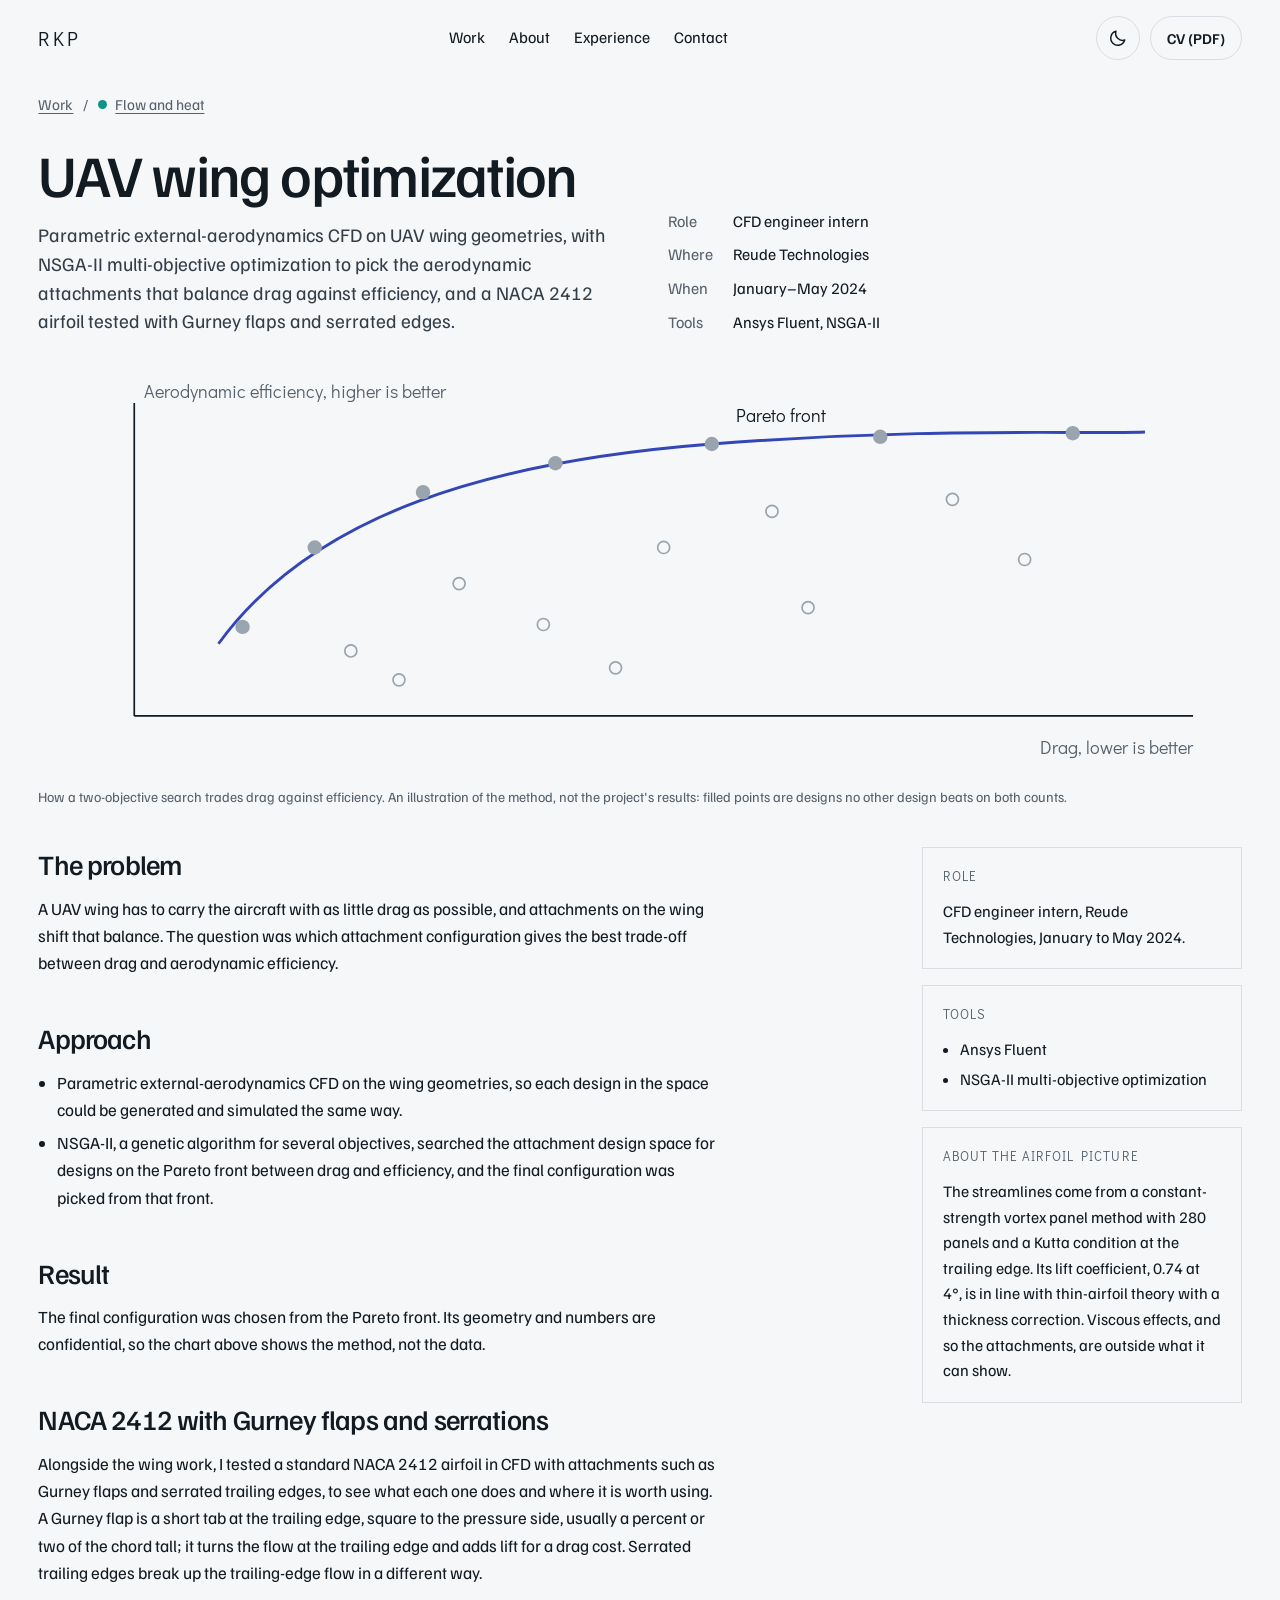
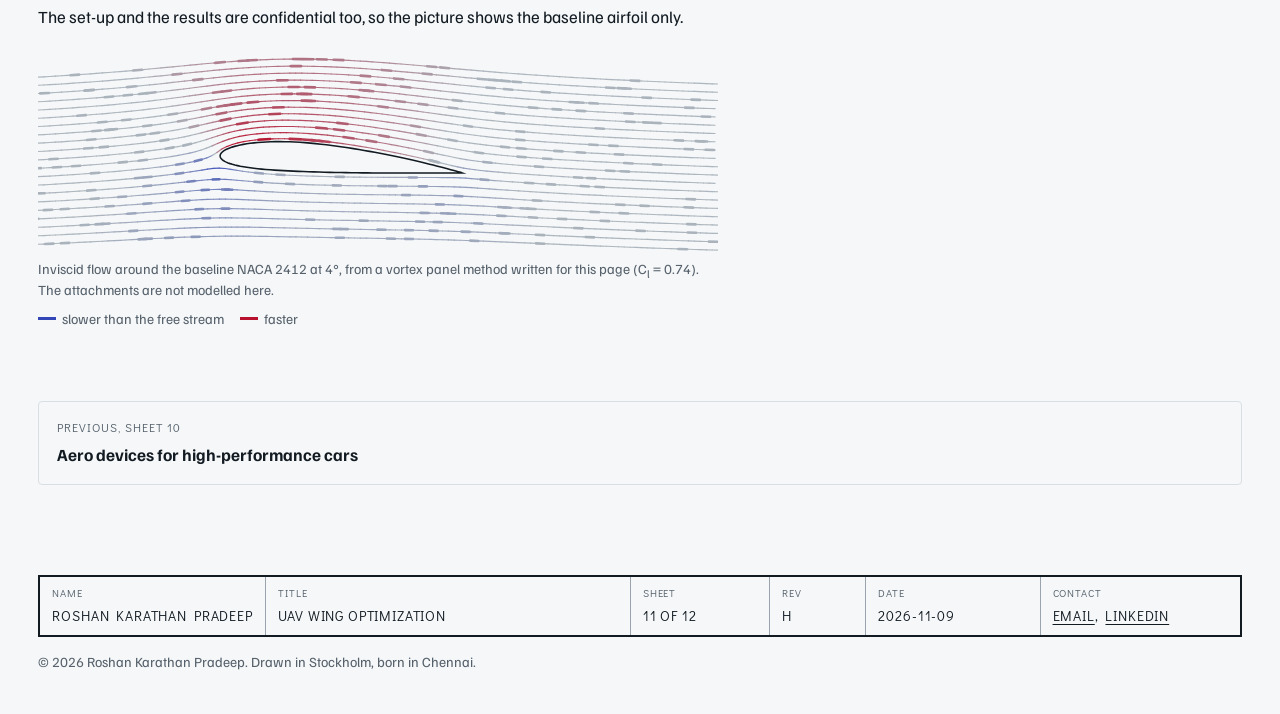
<file: projects/naca-2412.html>
<!doctype html>
<html lang="en">
<head>
<meta charset="utf-8">
<meta name="viewport" content="width=device-width, initial-scale=1">
<title>Moved: NACA 2412 with Gurney flaps and serrations | Roshan Karathan Pradeep</title>
<meta name="robots" content="noindex">
<link rel="canonical" href="https://roshan-wins.github.io/projects/uav-wing.html">
<meta http-equiv="refresh" content="0; url=uav-wing.html#naca">
</head>
<body>
<p>NACA 2412 with Gurney flaps and serrations is now part of <a href="uav-wing.html#naca">UAV wing optimization</a>.</p>
</body>
</html>
</file>
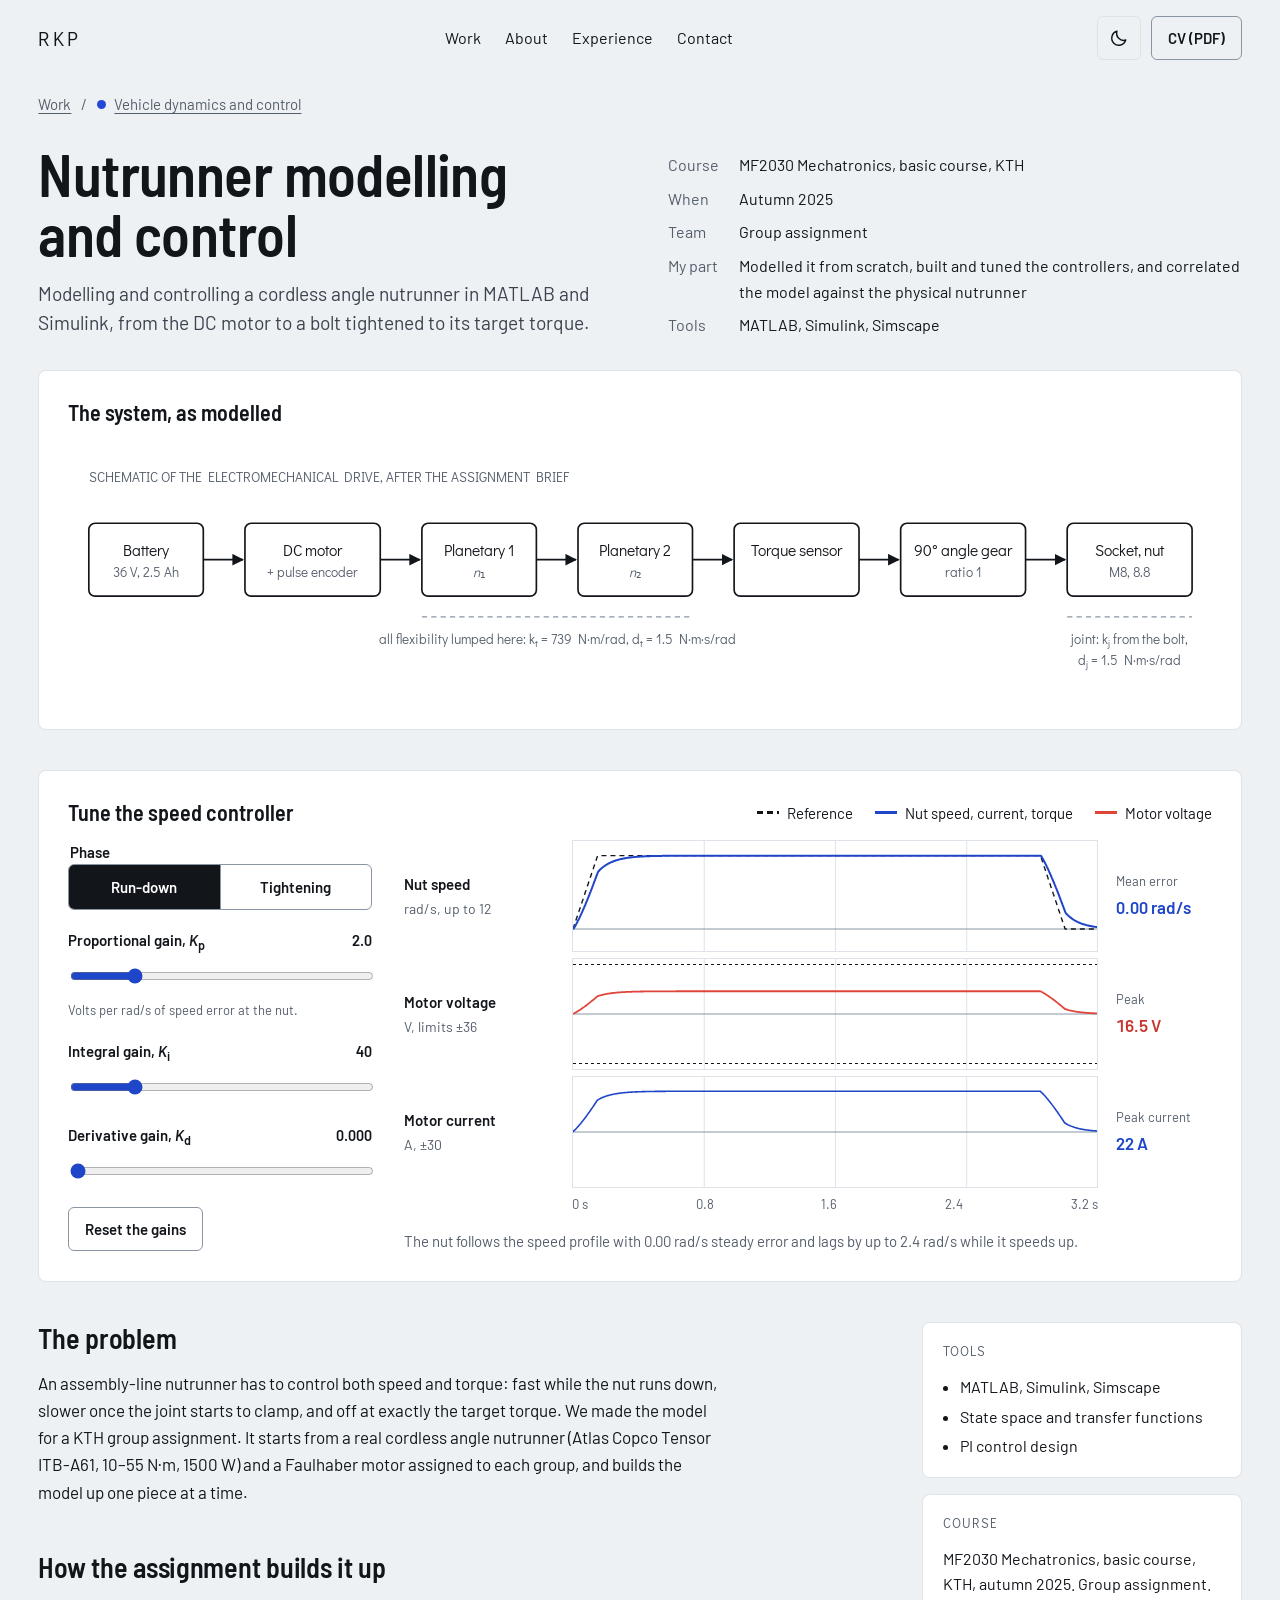
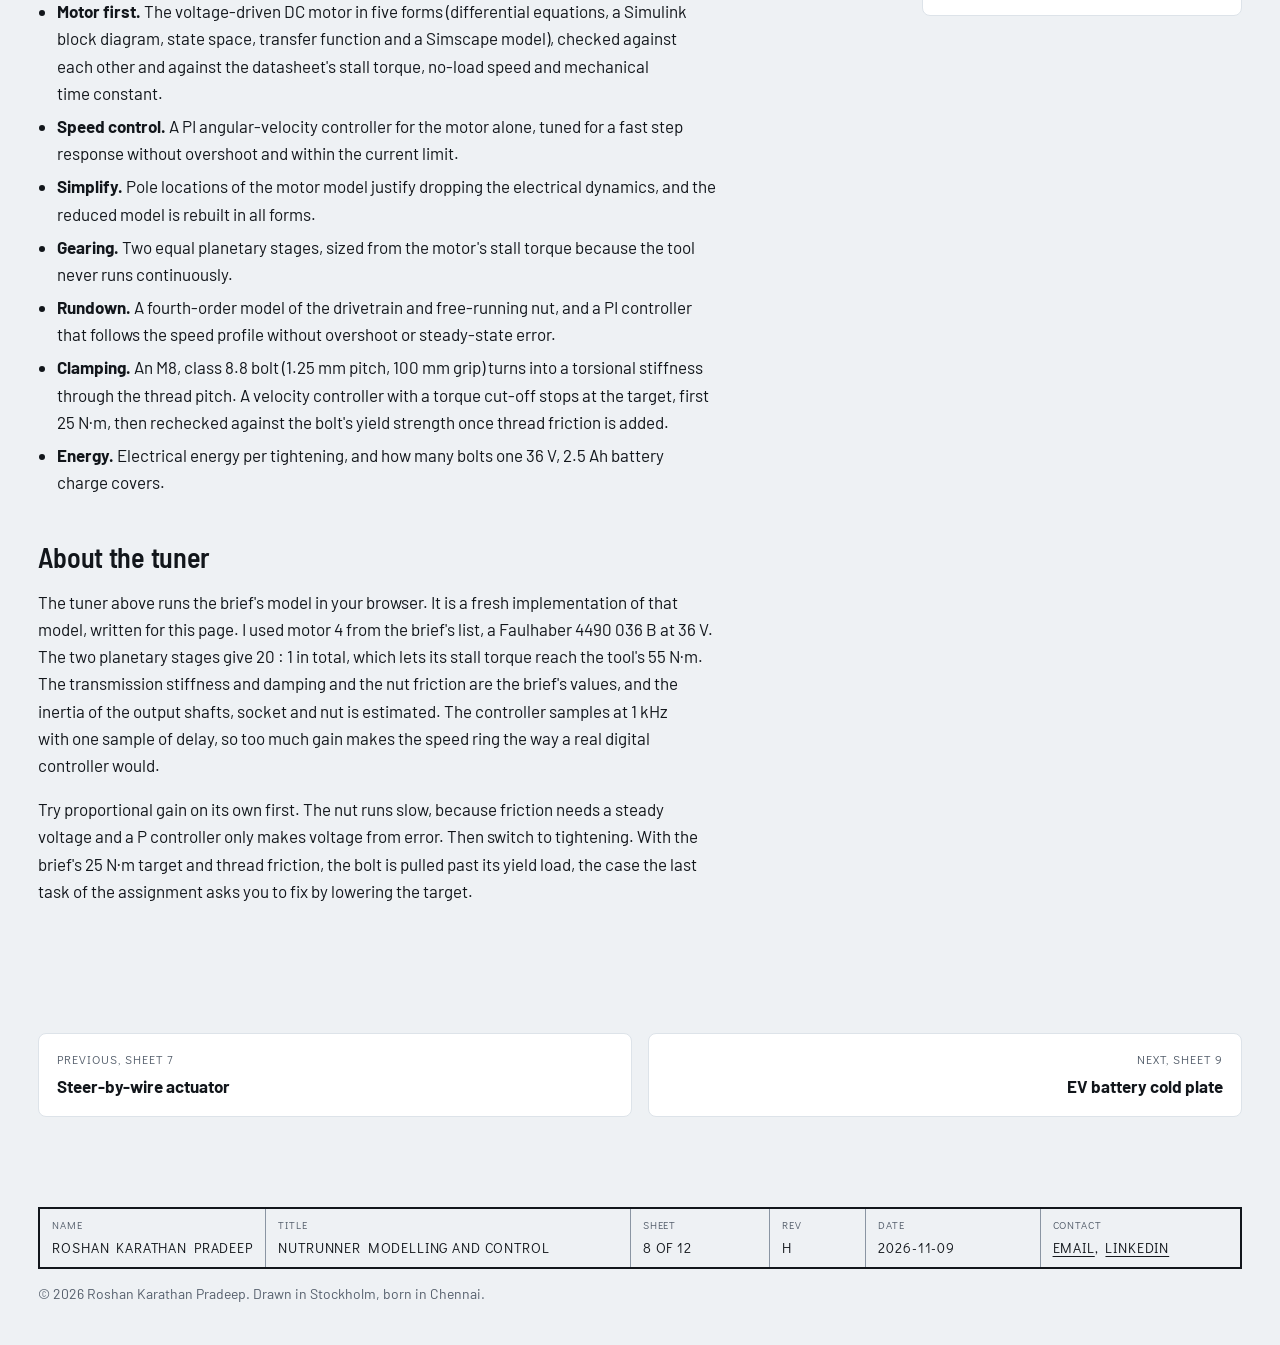
<file: projects/nutrunner.html>
<!doctype html>
<html lang="en" data-family="telemetry">
<head>
<meta charset="utf-8">
<meta name="viewport" content="width=device-width, initial-scale=1, viewport-fit=cover">
<title>Nutrunner modelling and control | Roshan Karathan Pradeep</title>
<meta name="claude:viewport-fit-sides" content="cover">
<meta name="description" content="Modelling and controlling a cordless angle nutrunner in MATLAB and Simulink, from the DC motor to a bolt tightened to its target torque.">
<meta name="color-scheme" content="light dark">
<meta name="author" content="Roshan Karathan Pradeep">
<meta property="og:type" content="article">
<meta property="og:title" content="Nutrunner modelling and control">
<meta property="og:description" content="Modelling and controlling a cordless angle nutrunner in MATLAB and Simulink, from the DC motor to a bolt tightened to its target torque.">
<meta property="og:url" content="https://roshan-wins.github.io/projects/nutrunner.html">
<meta property="og:image" content="https://roshan-wins.github.io/assets/img/og-card.png">
<link rel="canonical" href="https://roshan-wins.github.io/projects/nutrunner.html">
<link rel="icon" href="../favicon.svg" type="image/svg+xml">
<script>document.documentElement.classList.add("js");try{var t=localStorage.getItem("rkp-theme");if(t==="dark"||t==="light")document.documentElement.setAttribute("data-theme",t)}catch(e){}</script>
<link rel="preconnect" href="https://fonts.googleapis.com">
<link rel="preconnect" href="https://fonts.gstatic.com" crossorigin>
<link rel="stylesheet" href="https://fonts.googleapis.com/css2?family=Barlow:ital,wght@0,400;0,500;0,600;0,700;1,400&family=Barlow+Semi+Condensed:wght@500;600&family=Didact+Gothic&amp;display=swap">
<link rel="stylesheet" href="../assets/css/site.css?v=202611091104">

</head>
<body>
<a class="skip-link" href="#main">Skip to content</a>
<header class="site-header">
<div class="wrap">
<a class="brand" href="../index.html" aria-label="Roshan Karathan Pradeep, home">RKP</a>
<nav class="nav" aria-label="Main">
<a href="../index.html#work">Work</a>
<a href="../index.html#about">About</a>
<a href="../experience.html">Experience</a>
<a href="../index.html#contact">Contact</a>
</nav>
<div class="header-actions">
<button class="icon-btn" type="button" data-theme-toggle aria-label="Switch theme">
<svg class="theme-icon-light" viewBox="0 0 24 24" fill="none" stroke="currentColor" stroke-width="1.8" stroke-linecap="round" stroke-linejoin="round" aria-hidden="true"><path d="M20 14.5A8.5 8.5 0 0 1 9.5 4a8.5 8.5 0 1 0 10.5 10.5Z"/></svg>
<svg class="theme-icon-dark" viewBox="0 0 24 24" fill="none" stroke="currentColor" stroke-width="1.8" stroke-linecap="round" aria-hidden="true"><circle cx="12" cy="12" r="4.2"/><path d="M12 2.5v2.2M12 19.3v2.2M2.5 12h2.2M19.3 12h2.2M5.3 5.3l1.6 1.6M17.1 17.1l1.6 1.6M5.3 18.7l1.6-1.6M17.1 6.9l1.6-1.6"/></svg>
</button>
<a class="btn btn--ghost btn--small" href="../cv/Roshan_Karathan_Pradeep_CV.pdf">CV (PDF)</a>
</div>
</div>
</header>
<main id="main">

<div class="wrap">
<nav class="crumbs" aria-label="Breadcrumb"><a href="../index.html#work">Work</a><span aria-hidden="true">/</span><a class="crumb-disc" data-disc="dynamics" href="../index.html#dynamics">Vehicle dynamics and control</a></nav>
<header class="proj-head">
<div>
<h1 class="proj-title">Nutrunner modelling and control</h1>
<p class="proj-lede">Modelling and controlling a cordless angle nutrunner in MATLAB and Simulink, from the DC motor to a bolt tightened to its target torque.</p>
</div>
<dl class="meta-grid"><dt>Course</dt><dd>MF2030 Mechatronics, basic course, KTH</dd><dt>When</dt><dd>Autumn 2025</dd><dt>Team</dt><dd>Group assignment</dd><dt>My part</dt><dd>Modelled it from scratch, built and tuned the controllers, and correlated the model against the physical nutrunner</dd><dt>Tools</dt><dd>MATLAB, Simulink, Simscape</dd></dl>
</header>

<section class="panel" aria-labelledby="nr-title" style="margin-bottom:40px">
<div class="panel-head"><h2 class="panel-title" id="nr-title">The system, as modelled</h2></div>
<p class="swipe-hint" aria-hidden="true">Swipe sideways to see the whole drive.</p>
<div class="chain-scroll">
<svg class="dwg" viewBox="0 0 1100 250" role="img" aria-label="Block schematic: battery, DC motor with encoder, two planetary gear stages, torque sensor, 90 degree angle gear, socket and the bolted joint">
<defs><marker id="nr-arrow" viewBox="0 0 10 10" refX="9" refY="5" markerWidth="7" markerHeight="7" orient="auto-start-reverse"><path class="s" d="M0 0 L10 5 L0 10 Z"/></marker></defs>
<g font-size="15">
<rect class="m f" x="20" y="80" width="110" height="70" rx="6" stroke-width="1.6"/><text class="tx" x="75" y="111" text-anchor="middle">Battery</text><text class="tx2" x="75" y="132" text-anchor="middle" font-size="13">36 V, 2.5 Ah</text>
<rect class="m f" x="170" y="80" width="130" height="70" rx="6" stroke-width="1.6"/><text class="tx" x="235" y="111" text-anchor="middle">DC motor</text><text class="tx2" x="235" y="132" text-anchor="middle" font-size="13">+ pulse encoder</text>
<rect class="m f" x="340" y="80" width="110" height="70" rx="6" stroke-width="1.6"/><text class="tx" x="395" y="111" text-anchor="middle">Planetary 1</text><text class="tx2" x="395" y="132" text-anchor="middle" font-size="13"><tspan font-style="italic">n</tspan>₁</text>
<rect class="m f" x="490" y="80" width="110" height="70" rx="6" stroke-width="1.6"/><text class="tx" x="545" y="111" text-anchor="middle">Planetary 2</text><text class="tx2" x="545" y="132" text-anchor="middle" font-size="13"><tspan font-style="italic">n</tspan>₂</text>
<rect class="m f" x="640" y="80" width="120" height="70" rx="6" stroke-width="1.6"/><text class="tx" x="700" y="111" text-anchor="middle">Torque sensor</text>
<rect class="m f" x="800" y="80" width="120" height="70" rx="6" stroke-width="1.6"/><text class="tx" x="860" y="111" text-anchor="middle">90° angle gear</text><text class="tx2" x="860" y="132" text-anchor="middle" font-size="13">ratio 1</text>
<rect class="m f" x="960" y="80" width="120" height="70" rx="6" stroke-width="1.6"/><text class="tx" x="1020" y="111" text-anchor="middle">Socket, nut</text><text class="tx2" x="1020" y="132" text-anchor="middle" font-size="13">M8, 8.8</text>
</g>
<g stroke-width="1.6">
<line class="m" x1="130" y1="115" x2="168" y2="115" marker-end="url(#nr-arrow)"/>
<line class="m" x1="300" y1="115" x2="338" y2="115" marker-end="url(#nr-arrow)"/>
<line class="m" x1="450" y1="115" x2="488" y2="115" marker-end="url(#nr-arrow)"/>
<line class="m" x1="600" y1="115" x2="638" y2="115" marker-end="url(#nr-arrow)"/>
<line class="m" x1="760" y1="115" x2="798" y2="115" marker-end="url(#nr-arrow)"/>
<line class="m" x1="920" y1="115" x2="958" y2="115" marker-end="url(#nr-arrow)"/>
</g>
<path class="t" d="M340 170 L600 170" stroke-width="1.2" stroke-dasharray="5 4"/>
<text class="tx2" x="470" y="196" text-anchor="middle" font-size="13">all flexibility lumped here: k<tspan dy="3" font-size="10">t</tspan><tspan dy="-3"> = 739 N·m/rad, d</tspan><tspan dy="3" font-size="10">t</tspan><tspan dy="-3"> = 1.5 N·m·s/rad</tspan></text>
<path class="t" d="M960 170 L1080 170" stroke-width="1.2" stroke-dasharray="5 4"/>
<text class="tx2" x="1020" y="196" text-anchor="middle" font-size="13">joint: k<tspan dy="3" font-size="10">j</tspan><tspan dy="-3"> from the bolt,</tspan></text><text class="tx2" x="1020" y="216" text-anchor="middle" font-size="13">d<tspan dy="3" font-size="10">j</tspan><tspan dy="-3"> = 1.5 N·m·s/rad</tspan></text>
<text class="tx2" x="20" y="40" font-size="13">SCHEMATIC OF THE ELECTROMECHANICAL DRIVE, AFTER THE ASSIGNMENT BRIEF</text>
</svg>
</div>
</section>
<section class="panel tel" id="tuner" data-pid aria-labelledby="pid-title" style="margin-bottom:40px">
<div class="panel-head">
<h2 class="panel-title" id="pid-title">Tune the speed controller</h2>
<ul class="legend" aria-label="Legend">
<li><span class="swatch swatch--dash" style="background:repeating-linear-gradient(90deg,var(--ink) 0 6px,transparent 6px 10px)"></span>Reference</li>
<li><span class="swatch swatch--lin"></span>Nut speed, current, torque</li>
<li><span class="swatch swatch--fia"></span>Motor voltage</li>
</ul>
</div>
<div class="sim">
<form class="controls" data-pid-controls>
<fieldset class="control">
<legend>Phase</legend>
<div class="seg">
<label><input type="radio" name="pid-mode" value="run" id="pid-mode-run" checked><span>Run-down</span></label>
<label><input type="radio" name="pid-mode" value="tight" id="pid-mode-tight"><span>Tightening</span></label>
</div>
</fieldset>
<div class="control">
<label for="pid-kp"><span>Proportional gain, <i>K</i><sub>p</sub></span> <output id="pid-kp-out" for="pid-kp">2.0</output></label>
<input type="range" id="pid-kp" min="0" max="10" step="0.1" value="2">
<span class="hint">Volts per rad/s of speed error at the nut.</span>
</div>
<div class="control">
<label for="pid-ki"><span>Integral gain, <i>K</i><sub>i</sub></span> <output id="pid-ki-out" for="pid-ki">40</output></label>
<input type="range" id="pid-ki" min="0" max="200" step="1" value="40">
</div>
<div class="control">
<label for="pid-kd"><span>Derivative gain, <i>K</i><sub>d</sub></span> <output id="pid-kd-out" for="pid-kd">0.000</output></label>
<input type="range" id="pid-kd" min="0" max="0.05" step="0.001" value="0">
</div>
<div class="control" data-tight-only hidden>
<label for="pid-target"><span>Target torque</span> <output id="pid-target-out" for="pid-target">25 N·m</output></label>
<input type="range" id="pid-target" min="10" max="30" step="1" value="25">
<span class="hint">The brief's first target is 25 N·m.</span>
</div>
<div class="control" data-tight-only hidden>
<label for="pid-mu"><span>Thread friction, μ</span> <output id="pid-mu-out" for="pid-mu">0.15</output></label>
<input type="range" id="pid-mu" min="0.1" max="0.2" step="0.01" value="0.15">
</div>
<button class="btn btn--ghost btn--small" type="button" data-pid-reset style="align-self:flex-start">Reset the gains</button>
</form>
<div class="sim-out">
<div class="channels">
<div class="channel" data-pch="w">
<div class="channel__label"><b>Nut speed</b><span>rad/s, <span data-prange>up to 12</span></span></div>
<div class="channel__plot"><svg viewBox="0 0 1000 112" preserveAspectRatio="none" aria-hidden="true"></svg></div>
<div class="channel__read"><span class="k muted">Mean error</span><span class="v lin" data-pr="ss">–</span></div>
</div>
<div class="channel" data-pch="u">
<div class="channel__label"><b>Motor voltage</b><span>V, limits ±36</span></div>
<div class="channel__plot"><svg viewBox="0 0 1000 112" preserveAspectRatio="none" aria-hidden="true"></svg></div>
<div class="channel__read"><span class="k muted">Peak</span><span class="v fia" data-pr="upk">–</span></div>
</div>
<div class="channel" data-pch="x">
<div class="channel__label" data-plabel><b>Motor current</b><span>A</span></div>
<div class="channel__plot"><svg viewBox="0 0 1000 112" preserveAspectRatio="none" aria-hidden="true"></svg></div>
<div class="channel__read"><span class="k muted" data-run-only>Peak current</span><span class="v lin" data-pr="ipk" data-run-only>–</span><span class="k muted" data-tight-only hidden>Peak torque</span><span class="v lin" data-pr="tq" data-tight-only hidden>–</span><span class="k muted" data-tight-only hidden>Bolt tension</span><span class="v fia" data-pr="F" data-tight-only hidden>–</span></div>
</div>
<div class="channel channel--axis">
<div class="channel__label" aria-hidden="true"></div>
<div class="channel__plot" data-pid-axis aria-hidden="true"><span>0 s</span><span></span><span></span><span></span><span></span></div>
</div>
</div>
<p class="sim-note" data-pid-note aria-live="polite"></p>
</div>
</div>
</section>



<div class="story">
<div class="prose">
<h2>The problem</h2>
<p>An assembly-line nutrunner has to control both speed and torque: fast while the nut runs down, slower once the joint starts to clamp, and off at exactly the target torque. We made the model for a KTH group assignment. It starts from a real cordless angle nutrunner (Atlas Copco Tensor ITB-A61, 10–55 N·m, 1500 W) and a Faulhaber motor assigned to each group, and builds the model up one piece at a time.</p>
<h2>How the assignment builds it up</h2>
<ul>
<li><b>Motor first.</b> The voltage-driven DC motor in five forms (differential equations, a Simulink block diagram, state space, transfer function and a Simscape model), checked against each other and against the datasheet's stall torque, no-load speed and mechanical time constant.</li>
<li><b>Speed control.</b> A PI angular-velocity controller for the motor alone, tuned for a fast step response without overshoot and within the current limit.</li>
<li><b>Simplify.</b> Pole locations of the motor model justify dropping the electrical dynamics, and the reduced model is rebuilt in all forms.</li>
<li><b>Gearing.</b> Two equal planetary stages, sized from the motor's stall torque because the tool never runs continuously.</li>
<li><b>Rundown.</b> A fourth-order model of the drivetrain and free-running nut, and a PI controller that follows the speed profile without overshoot or steady-state error.</li>
<li><b>Clamping.</b> An M8, class 8.8 bolt (1.25 mm pitch, 100 mm grip) turns into a torsional stiffness through the thread pitch. A velocity controller with a torque cut-off stops at the target, first 25 N·m, then rechecked against the bolt's yield strength once thread friction is added.</li>
<li><b>Energy.</b> Electrical energy per tightening, and how many bolts one 36 V, 2.5 Ah battery charge covers.</li>
</ul>
<h2>About the tuner</h2>
<p>The tuner above runs the brief's model in your browser. It is a fresh implementation of that model, written for this page. I used motor 4 from the brief's list, a Faulhaber 4490 036 B at 36 V. The two planetary stages give 20 : 1 in total, which lets its stall torque reach the tool's 55 N·m. The transmission stiffness and damping and the nut friction are the brief's values, and the inertia of the output shafts, socket and nut is estimated. The controller samples at 1 kHz with one sample of delay, so too much gain makes the speed ring the way a real digital controller would.</p>
<p>Try proportional gain on its own first. The nut runs slow, because friction needs a steady voltage and a P controller only makes voltage from error. Then switch to tightening. With the brief's 25 N·m target and thread friction, the bolt is pulled past its yield load, the case the last task of the assignment asks you to fix by lowering the target.</p>
</div>
<aside class="aside-stack">
<div class="aside-block">
<h2>TOOLS</h2>
<ul><li>MATLAB, Simulink, Simscape</li><li>State space and transfer functions</li><li>PI control design</li></ul>
</div>
<div class="aside-block">
<h2>COURSE</h2>
<p>MF2030 Mechatronics, basic course, KTH, autumn 2025. Group assignment.</p>
</div>

</aside>
</div>

<div class="figure-grid">
</div>

<nav class="sheet-nav" aria-label="Other projects">
<a href="steer-by-wire.html"><span class="dir">PREVIOUS, SHEET 7</span><strong>Steer-by-wire actuator</strong></a>
<a class="next" href="ev-cold-plate.html"><span class="dir">NEXT, SHEET 9</span><strong>EV battery cold plate</strong></a>
</nav>
</div>

</main>
<footer class="site-footer">
<div class="wrap">
<div class="foot-tb">
<div><span class="k">NAME</span><span class="v">ROSHAN KARATHAN PRADEEP</span></div>
<div><span class="k">TITLE</span><span class="v">NUTRUNNER MODELLING AND CONTROL</span></div>
<div><span class="k">SHEET</span><span class="v tnum">8 OF 12</span></div>
<div><span class="k">REV</span><span class="v">H</span></div>
<div><span class="k">DATE</span><span class="v tnum">2026-11-09</span></div>
<div><span class="k">CONTACT</span><span class="v"><a href="../index.html#contact">EMAIL</a>, <a href="https://www.linkedin.com/in/roshanaerodynamics" rel="me">LINKEDIN</a></span></div>
</div>
<p class="foot-small">© 2026 Roshan Karathan Pradeep. Drawn in Stockholm, born in Chennai.</p>
</div>
</footer>
<script src="../assets/js/site.js?v=202611091104"></script>
<script src="../assets/js/nutrunner-pid.js?v=202611091104"></script>
</body>
</html>
</file>
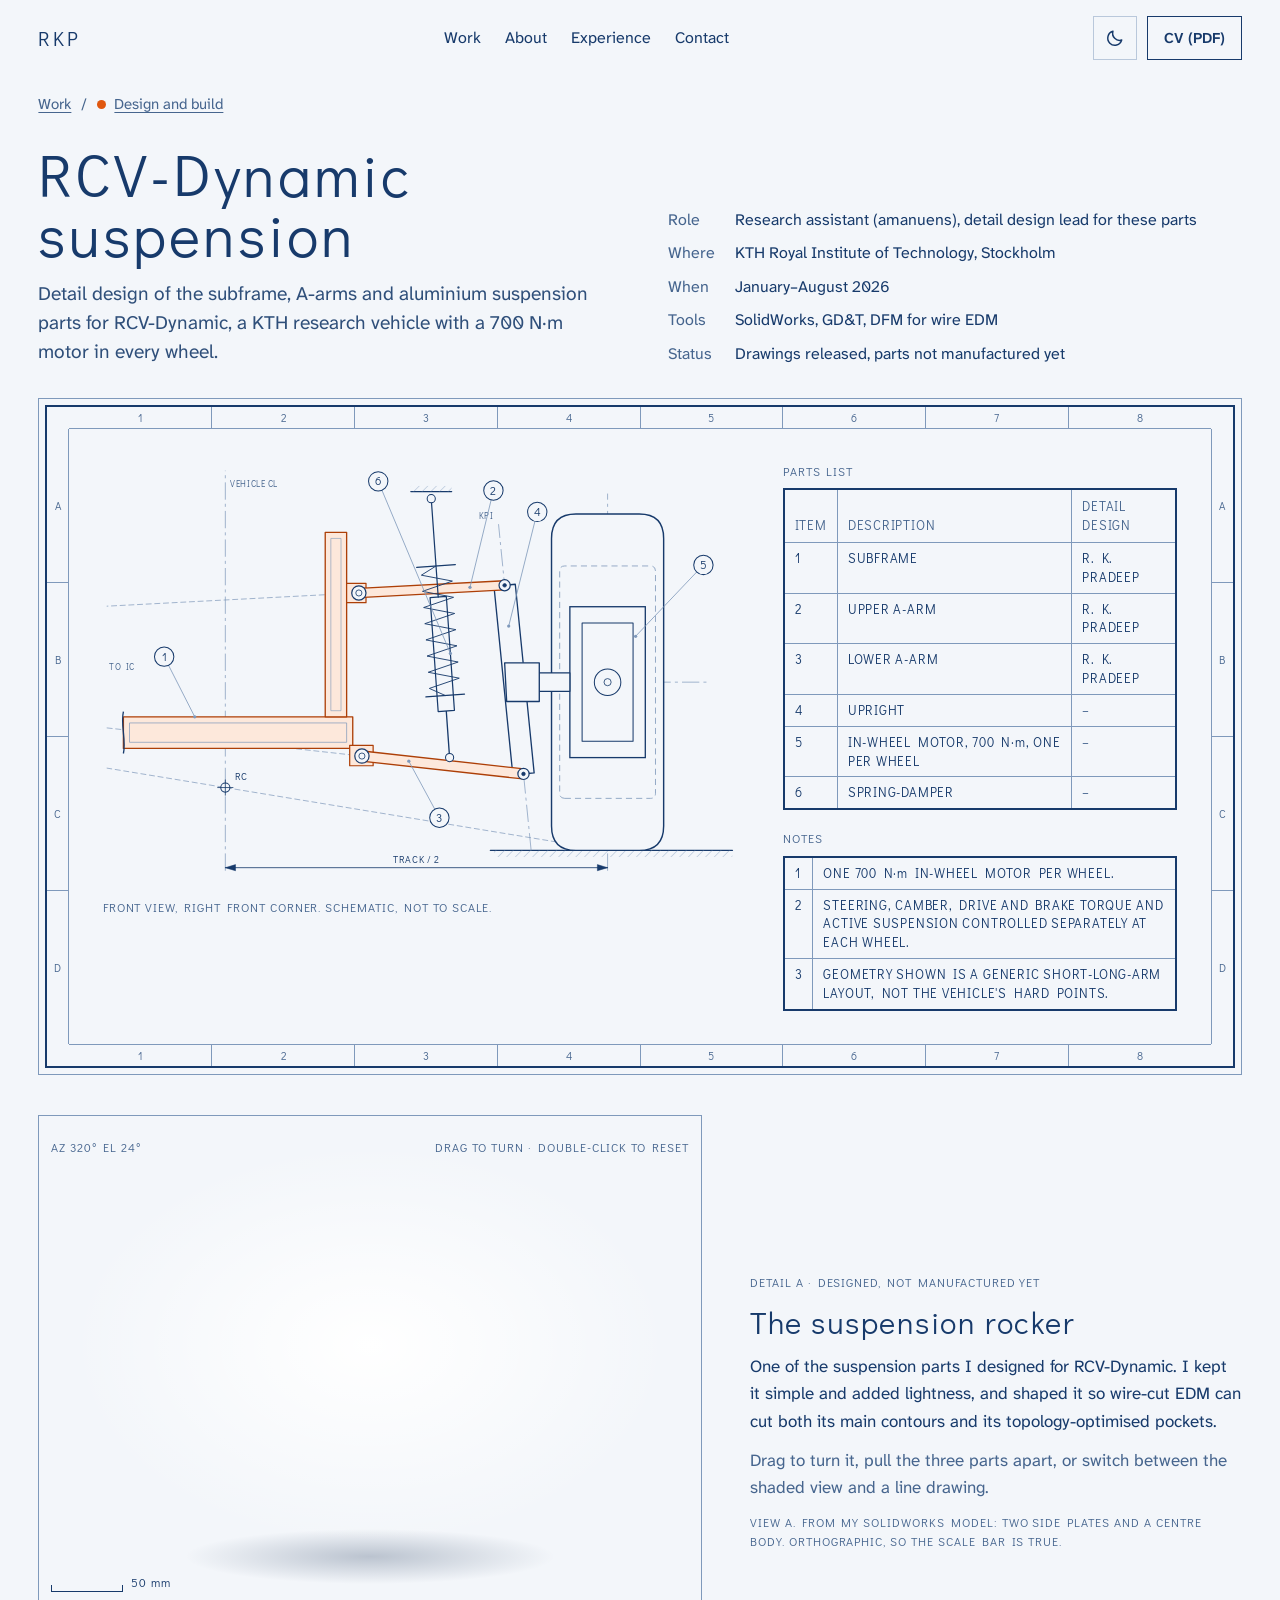
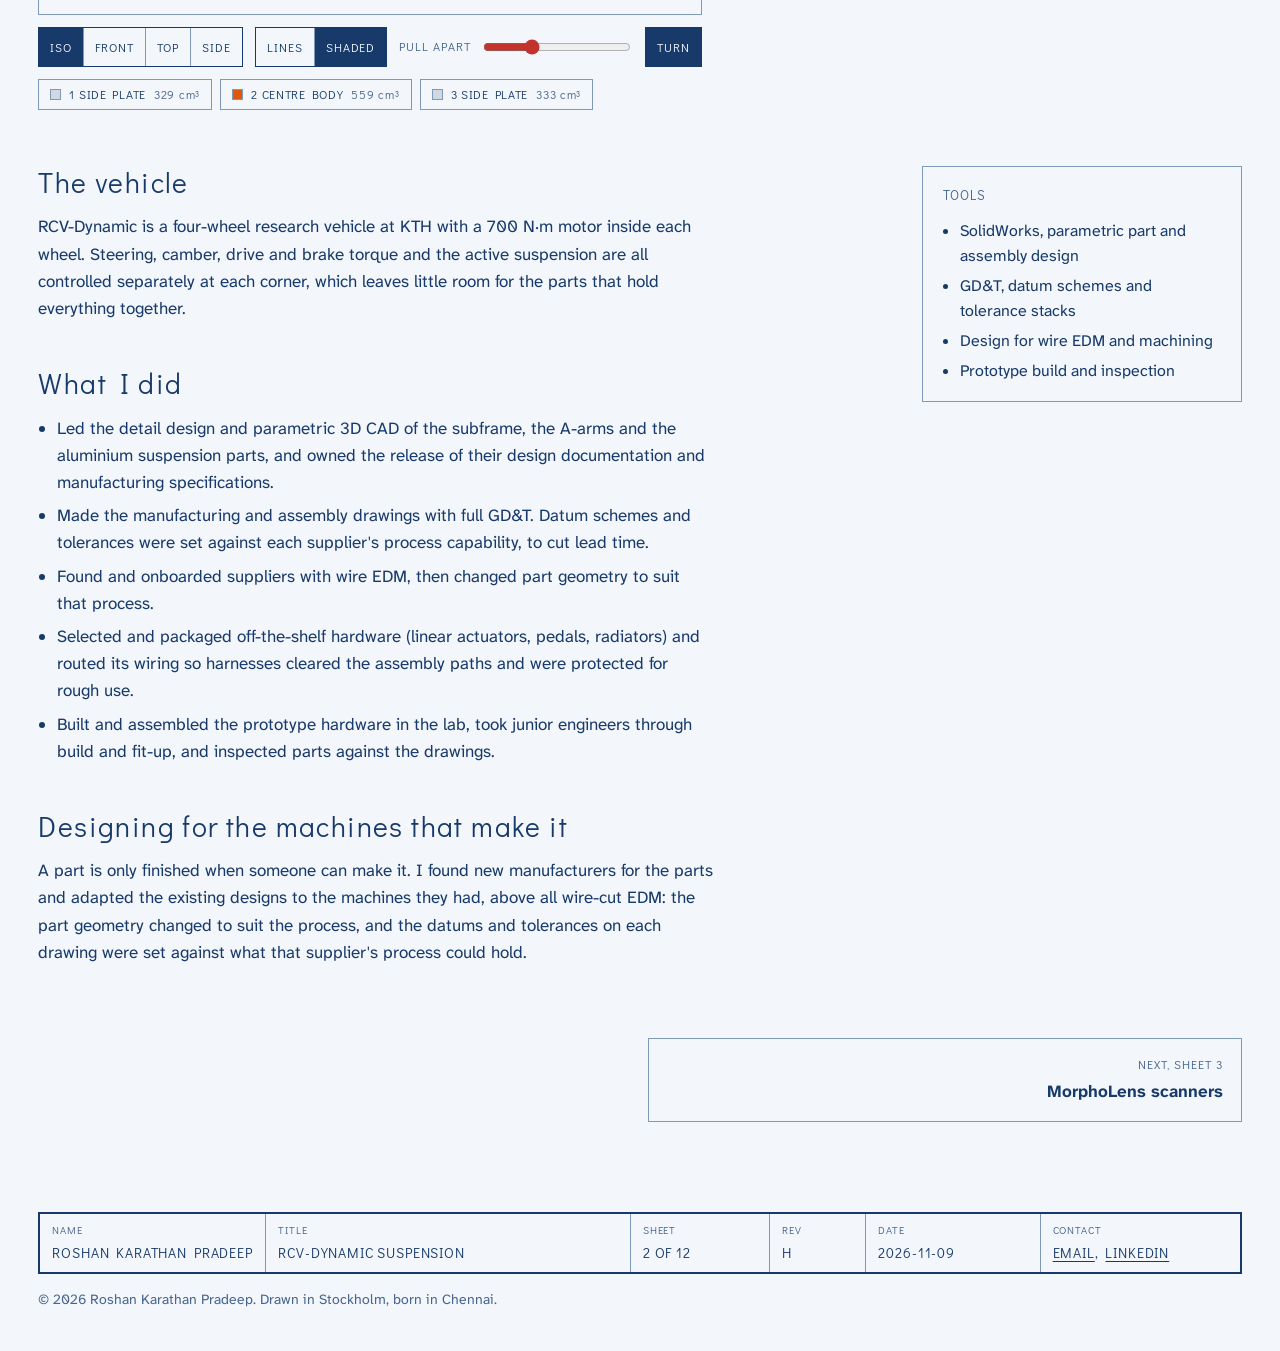
<file: projects/rcv-dynamic.html>
<!doctype html>
<html lang="en" data-family="drawing">
<head>
<meta charset="utf-8">
<meta name="viewport" content="width=device-width, initial-scale=1, viewport-fit=cover">
<title>RCV-Dynamic suspension | Roshan Karathan Pradeep</title>
<meta name="claude:viewport-fit-sides" content="cover">
<meta name="description" content="Detail design of the subframe, A-arms and aluminium suspension parts for RCV-Dynamic, a KTH research vehicle with a 700 N·m motor in every wheel.">
<meta name="color-scheme" content="light dark">
<meta name="author" content="Roshan Karathan Pradeep">
<meta property="og:type" content="article">
<meta property="og:title" content="RCV-Dynamic suspension">
<meta property="og:description" content="Detail design of the subframe, A-arms and aluminium suspension parts for RCV-Dynamic, a KTH research vehicle with a 700 N·m motor in every wheel.">
<meta property="og:url" content="https://roshan-wins.github.io/projects/rcv-dynamic.html">
<meta property="og:image" content="https://roshan-wins.github.io/assets/img/og-card.png">
<link rel="canonical" href="https://roshan-wins.github.io/projects/rcv-dynamic.html">
<link rel="icon" href="../favicon.svg" type="image/svg+xml">
<script>document.documentElement.classList.add("js");try{var t=localStorage.getItem("rkp-theme");if(t==="dark"||t==="light")document.documentElement.setAttribute("data-theme",t)}catch(e){}</script>
<link rel="preconnect" href="https://fonts.googleapis.com">
<link rel="preconnect" href="https://fonts.gstatic.com" crossorigin>
<link rel="stylesheet" href="https://fonts.googleapis.com/css2?family=Atkinson+Hyperlegible+Next:wght@400;500;700&family=Didact+Gothic&amp;display=swap">
<link rel="stylesheet" href="../assets/css/site.css?v=202611091104">

</head>
<body>
<a class="skip-link" href="#main">Skip to content</a>
<header class="site-header">
<div class="wrap">
<a class="brand" href="../index.html" aria-label="Roshan Karathan Pradeep, home">RKP</a>
<nav class="nav" aria-label="Main">
<a href="../index.html#work">Work</a>
<a href="../index.html#about">About</a>
<a href="../experience.html">Experience</a>
<a href="../index.html#contact">Contact</a>
</nav>
<div class="header-actions">
<button class="icon-btn" type="button" data-theme-toggle aria-label="Switch theme">
<svg class="theme-icon-light" viewBox="0 0 24 24" fill="none" stroke="currentColor" stroke-width="1.8" stroke-linecap="round" stroke-linejoin="round" aria-hidden="true"><path d="M20 14.5A8.5 8.5 0 0 1 9.5 4a8.5 8.5 0 1 0 10.5 10.5Z"/></svg>
<svg class="theme-icon-dark" viewBox="0 0 24 24" fill="none" stroke="currentColor" stroke-width="1.8" stroke-linecap="round" aria-hidden="true"><circle cx="12" cy="12" r="4.2"/><path d="M12 2.5v2.2M12 19.3v2.2M2.5 12h2.2M19.3 12h2.2M5.3 5.3l1.6 1.6M17.1 17.1l1.6 1.6M5.3 18.7l1.6-1.6M17.1 6.9l1.6-1.6"/></svg>
</button>
<a class="btn btn--ghost btn--small" href="../cv/Roshan_Karathan_Pradeep_CV.pdf">CV (PDF)</a>
</div>
</div>
</header>
<main id="main">

<div class="wrap">
<nav class="crumbs" aria-label="Breadcrumb"><a href="../index.html#work">Work</a><span aria-hidden="true">/</span><a class="crumb-disc" data-disc="design" href="../index.html#design">Design and build</a></nav>
<header class="proj-head">
<div>
<h1 class="proj-title">RCV-Dynamic suspension</h1>
<p class="proj-lede">Detail design of the subframe, A-arms and aluminium suspension parts for RCV-Dynamic, a KTH research vehicle with a 700 N·m motor in every wheel.</p>
</div>
<dl class="meta-grid"><dt>Role</dt><dd>Research assistant (amanuens), detail design lead for these parts</dd><dt>Where</dt><dd>KTH Royal Institute of Technology, Stockholm</dd><dt>When</dt><dd>January–August 2026</dd><dt>Tools</dt><dd>SolidWorks, GD&amp;T, DFM for wire EDM</dd><dt>Status</dt><dd>Drawings released, parts not manufactured yet</dd></dl>
</header>

<div class="sheet" style="margin-bottom:40px">
<div class="sheet__inner">
<div class="zones-h zones-h--top" aria-hidden="true"><span>1</span><span>2</span><span>3</span><span>4</span><span>5</span><span>6</span><span>7</span><span>8</span></div>
<div class="zones-v zones-v--left" aria-hidden="true"><span>A</span><span>B</span><span>C</span><span>D</span></div>
<div class="zones-v zones-v--right" aria-hidden="true"><span>A</span><span>B</span><span>C</span><span>D</span></div>
<div class="zones-h zones-h--bottom" aria-hidden="true"><span>1</span><span>2</span><span>3</span><span>4</span><span>5</span><span>6</span><span>7</span><span>8</span></div>
<div class="sheet__body">
<div class="dwg-hero">
<figure>
<svg class="dwg" viewBox="-240 0 1240 830" xmlns="http://www.w3.org/2000/svg" role="img" aria-label="Schematic front view of a double-wishbone corner with an in-wheel motor: subframe, A-arms, upright, spring-damper and the roll-centre construction"><defs><pattern id="hx-hero" patternUnits="userSpaceOnUse" width="12" height="12" patternTransform="rotate(45)"><line class="t" x1="0" y1="0" x2="0" y2="12" stroke-width="1.4"/></pattern></defs><line class="t" x1="0.0" y1="800.0" x2="0.0" y2="15.0" stroke-width="1.4" stroke-linecap="butt" stroke-dasharray="34 8 6 8"/><line class="t" x1="750.0" y1="800.0" x2="750.0" y2="60.0" stroke-width="1.4" stroke-linecap="butt" stroke-dasharray="34 8 6 8"/><line class="t" x1="560.0" y1="430.0" x2="950.0" y2="430.0" stroke-width="1.4" stroke-linecap="butt" stroke-dasharray="34 8 6 8"/><text class="tx2" x="10.0" y="48.0" font-size="17" letter-spacing="1.02" text-anchor="start">VEHICLE CL</text><line class="m" x1="520.0" y1="760.0" x2="995.0" y2="760.0" stroke-width="2.6" stroke-linecap="round"/><rect x="527" y="760.0" width="468" height="13" fill="url(#hx-hero)"/><line class="t" x1="268.0" y1="575.0" x2="-232.0" y2="519.8" stroke-width="1.4" stroke-linecap="round" stroke-dasharray="10 7"/><line class="t" x1="262.0" y1="255.0" x2="-232.0" y2="280.9" stroke-width="1.4" stroke-linecap="round" stroke-dasharray="10 7"/><line class="t" x1="750.0" y1="760.0" x2="-232.0" y2="598.7" stroke-width="1.4" stroke-linecap="round" stroke-dasharray="10 7"/><text class="tx2" x="-228.0" y="406.4" font-size="17" letter-spacing="1.02" text-anchor="start">TO IC</text><circle class="m f" cx="0.0" cy="636.8" r="9" stroke-width="2.0"/><line class="m" x1="-15.0" y1="636.8" x2="15.0" y2="636.8" stroke-width="1.6" stroke-linecap="round"/><line class="m" x1="0.0" y1="651.8" x2="0.0" y2="621.8" stroke-width="1.6" stroke-linecap="round"/><text class="tx" x="18.0" y="622.8" font-size="19" letter-spacing="1.14" text-anchor="start">RC</text><line class="t" x1="600.0" y1="760.0" x2="536.0" y2="120.0" stroke-width="1.4" stroke-linecap="butt" stroke-dasharray="34 8 6 8"/><text class="tx2" x="526.0" y="110.0" font-size="17" letter-spacing="1.02" text-anchor="end">KPI</text><polygon class="m f mine" points="-200.0,560.0 250.0,560.0 250.0,498.0 -200.0,498.0" stroke-width="2.6" stroke-linejoin="round"/><polygon class="t" points="-188.0,548.0 238.0,548.0 238.0,510.0 -188.0,510.0" stroke-width="1.4" stroke-linejoin="round"/><path class="m" d="M-200.0,488.0 C-206.0,515.0 -194.0,543.0 -200.0,570.0" stroke-width="2.6" stroke-linejoin="round" fill="none"/><polygon class="m f mine" points="244.0,594.0 290.0,594.0 290.0,554.0 244.0,554.0" stroke-width="2.4" stroke-linejoin="round"/><polygon class="m f mine" points="196.0,498.0 238.0,498.0 238.0,136.0 196.0,136.0" stroke-width="2.6" stroke-linejoin="round"/><polygon class="t" points="207.0,486.0 227.0,486.0 227.0,148.0 207.0,148.0" stroke-width="1.2" stroke-linejoin="round"/><polygon class="m f mine" points="238.0,274.0 276.0,274.0 276.0,236.0 238.0,236.0" stroke-width="2.4" stroke-linejoin="round"/><path class="m f" d="M688.0,760.0 L812.0,760.0 Q860.0,760.0 860.0,712.0 L860.0,148.0 Q860.0,100.0 812.0,100.0 L688.0,100.0 Q640.0,100.0 640.0,148.0 L640.0,712.0 Q640.0,760.0 688.0,760.0 Z" stroke-width="2.8" stroke-linejoin="round"/><path class="t" d="M666.0,658.0 L834.0,658.0 Q844.0,658.0 844.0,648.0 L844.0,212.0 Q844.0,202.0 834.0,202.0 L666.0,202.0 Q656.0,202.0 656.0,212.0 L656.0,648.0 Q656.0,658.0 666.0,658.0 Z" stroke-width="1.6" stroke-linejoin="round" fill="none" stroke-dasharray="12 8"/><rect class="m" x="676" y="282.0" width="148" height="296" fill="url(#hx-hero)" stroke-width="2.6"/><polygon class="m f" points="700.0,546.0 800.0,546.0 800.0,314.0 700.0,314.0" stroke-width="2.0" stroke-linejoin="round"/><circle class="m" cx="750.0" cy="430.0" r="26" stroke-width="2.0"/><circle class="m" cx="750.0" cy="430.0" r="7" stroke-width="1.6"/><polygon class="m f" points="600.0,448.0 676.0,448.0 676.0,412.0 600.0,412.0" stroke-width="2.4" stroke-linejoin="round"/><polygon class="m f" points="564.1,612.1 527.1,242.1 568.9,237.9 605.9,607.9" stroke-width="2.6" stroke-linejoin="round"/><polygon class="m f" points="552.0,468.0 616.0,468.0 616.0,392.0 548.0,392.0" stroke-width="2.6" stroke-linejoin="round"/><polygon class="m f mine" points="583.9,619.9 266.9,584.9 269.1,565.1 586.1,600.1" stroke-width="2.6" stroke-linejoin="round"/><polygon class="m f mine" points="548.5,249.0 262.5,264.0 261.5,246.0 547.5,231.0" stroke-width="2.6" stroke-linejoin="round"/><circle class="m f" cx="585.0" cy="610.0" r="11" stroke-width="2.4"/><circle class="m s" cx="585.0" cy="610.0" r="3.5" stroke-width="1.4"/><circle class="m f" cx="548.0" cy="240.0" r="11" stroke-width="2.4"/><circle class="m s" cx="548.0" cy="240.0" r="3.5" stroke-width="1.4"/><circle class="m f" cx="268.0" cy="575.0" r="14" stroke-width="2.4"/><circle class="m" cx="268.0" cy="575.0" r="6" stroke-width="1.6"/><circle class="m f" cx="262.0" cy="255.0" r="14" stroke-width="2.4"/><circle class="m" cx="262.0" cy="255.0" r="6" stroke-width="1.6"/><line class="m" x1="440.0" y1="578.0" x2="433.5" y2="486.6" stroke-width="2.6" stroke-linecap="round"/><polygon class="m f" points="417.6,487.7 401.7,264.2 433.6,261.9 449.5,485.4" stroke-width="2.4" stroke-linejoin="round"/><line class="m" x1="417.7" y1="263.0" x2="404.0" y2="70.0" stroke-width="2.4" stroke-linecap="round"/><line class="m" x1="393.5" y1="458.8" x2="469.3" y2="453.4" stroke-width="2.4" stroke-linecap="round"/><line class="m" x1="375.5" y1="204.8" x2="451.3" y2="199.4" stroke-width="2.4" stroke-linecap="round"/><polyline class="m" points="431.4,456.1 400.3,442.3 459.0,422.2 398.1,410.6 456.8,390.5 395.8,378.8 454.5,358.7 393.6,347.1 452.3,327.0 391.3,315.3 450.0,295.2 389.1,283.6 447.8,263.5 386.8,251.8 445.5,231.7 384.6,220.1 413.4,202.1" stroke-width="1.8" stroke-linejoin="round"/><circle class="m f" cx="440.0" cy="578.0" r="8" stroke-width="2.0"/><circle class="m f" cx="404.0" cy="70.0" r="8" stroke-width="2.0"/><line class="m" x1="364.0" y1="56.0" x2="444.0" y2="56.0" stroke-width="2.6" stroke-linecap="round"/><rect x="364" y="45.0" width="80" height="11" fill="url(#hx-hero)"/><line class="m" x1="0.0" y1="794.0" x2="750.0" y2="794.0" stroke-width="1.6" stroke-linecap="round"/><polygon class="m s" points="0.0,794.0 20.0,788.0 20.0,800.0" stroke-width="1" stroke-linejoin="round"/><polygon class="m s" points="750.0,794.0 730.0,788.0 730.0,800.0" stroke-width="1" stroke-linejoin="round"/><text class="tx" x="375.0" y="784.0" font-size="19" letter-spacing="1.14" text-anchor="middle">TRACK / 2</text><line class="t" x1="-111.4" y1="396.9" x2="-60.0" y2="498.0" stroke-width="1.6" stroke-linecap="round"/><circle class="sd" cx="-60.0" cy="498.0" r="3.2" stroke-width="0"/><circle class="m f" cx="-120.0" cy="380.0" r="19" stroke-width="2.0"/><text class="tx" x="-120.0" y="388.0" font-size="23" letter-spacing="0.00" text-anchor="middle">1</text><line class="t" x1="521.5" y1="72.5" x2="480.0" y2="244.0" stroke-width="1.6" stroke-linecap="round"/><circle class="sd" cx="480.0" cy="244.0" r="3.2" stroke-width="0"/><circle class="m f" cx="526.0" cy="54.0" r="19" stroke-width="2.0"/><text class="tx" x="526.0" y="62.0" font-size="23" letter-spacing="0.00" text-anchor="middle">2</text><line class="t" x1="411.0" y1="679.3" x2="360.0" y2="585.0" stroke-width="1.6" stroke-linecap="round"/><circle class="sd" cx="360.0" cy="585.0" r="3.2" stroke-width="0"/><circle class="m f" cx="420.0" cy="696.0" r="19" stroke-width="2.0"/><text class="tx" x="420.0" y="704.0" font-size="23" letter-spacing="0.00" text-anchor="middle">3</text><line class="t" x1="607.4" y1="114.4" x2="556.0" y2="320.0" stroke-width="1.6" stroke-linecap="round"/><circle class="sd" cx="556.0" cy="320.0" r="3.2" stroke-width="0"/><circle class="m f" cx="612.0" cy="96.0" r="19" stroke-width="2.0"/><text class="tx" x="612.0" y="104.0" font-size="23" letter-spacing="0.00" text-anchor="middle">4</text><line class="t" x1="924.9" y1="213.8" x2="805.0" y2="340.0" stroke-width="1.6" stroke-linecap="round"/><circle class="sd" cx="805.0" cy="340.0" r="3.2" stroke-width="0"/><circle class="m f" cx="938.0" cy="200.0" r="19" stroke-width="2.0"/><text class="tx" x="938.0" y="208.0" font-size="23" letter-spacing="0.00" text-anchor="middle">5</text><line class="t" x1="307.3" y1="53.5" x2="441.6" y2="373.7" stroke-width="1.6" stroke-linecap="round"/><circle class="sd" cx="441.6" cy="373.7" r="3.2" stroke-width="0"/><circle class="m f" cx="300.0" cy="36.0" r="19" stroke-width="2.0"/><text class="tx" x="300.0" y="44.0" font-size="23" letter-spacing="0.00" text-anchor="middle">6</text></svg>
<figcaption class="caption-letter">FRONT VIEW, RIGHT FRONT CORNER. SCHEMATIC, NOT TO SCALE.</figcaption>
</figure>
<div class="side">
<div class="table-scroll">
<table class="dwg-table">
<caption>PARTS LIST</caption>
<thead><tr><th class="num" scope="col">ITEM</th><th scope="col">DESCRIPTION</th><th scope="col">DETAIL DESIGN</th></tr></thead>
<tbody>
<tr><td class="num">1</td><td>SUBFRAME</td><td>R. K. PRADEEP</td></tr>
<tr><td class="num">2</td><td>UPPER A-ARM</td><td>R. K. PRADEEP</td></tr>
<tr><td class="num">3</td><td>LOWER A-ARM</td><td>R. K. PRADEEP</td></tr>
<tr><td class="num">4</td><td>UPRIGHT</td><td class="dim">–</td></tr>
<tr><td class="num">5</td><td>IN-WHEEL MOTOR, 700 N·m, ONE PER WHEEL</td><td class="dim">–</td></tr>
<tr><td class="num">6</td><td>SPRING-DAMPER</td><td class="dim">–</td></tr>
</tbody>
</table>
</div>
<div class="table-scroll">
<table class="dwg-table">
<caption>NOTES</caption>
<tbody>
<tr><td class="num">1</td><td>ONE 700 N·m IN-WHEEL MOTOR PER WHEEL.</td></tr>
<tr><td class="num">2</td><td>STEERING, CAMBER, DRIVE AND BRAKE TORQUE AND ACTIVE SUSPENSION CONTROLLED SEPARATELY AT EACH WHEEL.</td></tr>
<tr><td class="num">3</td><td>GEOMETRY SHOWN IS A GENERIC SHORT-LONG-ARM LAYOUT, NOT THE VEHICLE'S HARD POINTS.</td></tr>
</tbody>
</table>
</div>
</div>
</div>
</div>
</div>
</div>



<section class="rocker-sec" aria-labelledby="rocker-title">
<div class="rocker-sec__view"><div class="viewer viewer--hero" data-viewer data-src="../assets/model/rocker" data-style="shaded">
<div class="viewer__stage">
<img class="viewer__poster viewer__poster--light" src="../assets/model/rocker-light.webp" width="1280" height="800" alt="Line drawing of the suspension rocker: two side plates with lightening pockets either side of a centre body" loading="lazy" decoding="async">
<img class="viewer__poster viewer__poster--dark" src="../assets/model/rocker-dark.webp" width="1280" height="800" alt="" loading="lazy" decoding="async">
<canvas tabindex="0" aria-label="3D model of the suspension rocker. Drag to turn it, or use the arrow keys."></canvas>
<p class="viewer__hud viewer__live" data-viewer-angles aria-hidden="true">AZ 0°  EL 0°</p>
<p class="viewer__scale viewer__live" aria-hidden="true"><span class="viewer__bar" data-viewer-bar></span><span data-viewer-bar-text>100 mm</span></p>
<p class="viewer__hint viewer__live" aria-hidden="true">DRAG TO TURN · DOUBLE-CLICK TO RESET</p>
</div>
<div class="viewer__tools viewer__live">
<div class="btn-seg" role="group" aria-label="View">
<button type="button" data-view="iso" aria-pressed="true">ISO</button><button type="button" data-view="front" aria-pressed="false">FRONT</button><button type="button" data-view="top" aria-pressed="false">TOP</button><button type="button" data-view="side" aria-pressed="false">SIDE</button>
</div>
<div class="btn-seg" role="group" aria-label="Style">
<button type="button" data-style="lines" aria-pressed="false">LINES</button><button type="button" data-style="shaded" aria-pressed="true">SHADED</button>
</div>
<label class="viewer__explode"><span>PULL APART</span><input type="range" min="0" max="100" value="0" data-explode aria-label="Pull the parts apart"></label>
<div class="btn-seg viewer__spin"><button type="button" data-spin aria-pressed="true">TURN</button></div>
</div>
<ul class="viewer__parts viewer__live" data-viewer-parts aria-label="Parts in the assembly">
<li data-side="a"><span class="sw" aria-hidden="true"></span>1 SIDE PLATE<span class="dim tnum">329 cm³</span></li>
<li data-side="b"><span class="sw" aria-hidden="true"></span>2 CENTRE BODY<span class="dim tnum">559 cm³</span></li>
<li data-side="a"><span class="sw" aria-hidden="true"></span>3 SIDE PLATE<span class="dim tnum">333 cm³</span></li>
</ul>
</div></div>
<div class="rocker-sec__text">
<p class="detail__kicker">DETAIL A · DESIGNED, NOT MANUFACTURED YET</p>
<h2 class="detail__title" id="rocker-title">The suspension rocker</h2>
<p>One of the suspension parts I designed for RCV-Dynamic. I kept it simple and added lightness, and shaped it so wire-cut EDM can cut both its main contours and its topology-optimised pockets.</p>
<p class="muted">Drag to turn it, pull the three parts apart, or switch between the shaded view and a line drawing.</p>
<p class="caption-letter">VIEW A. FROM MY SOLIDWORKS MODEL: TWO SIDE PLATES AND A CENTRE BODY. ORTHOGRAPHIC, SO THE SCALE BAR IS TRUE.</p>
</div>
</section>

<div class="story">
<div class="prose">
<h2>The vehicle</h2>
<p>RCV-Dynamic is a four-wheel research vehicle at KTH with a 700 N·m motor inside each wheel. Steering, camber, drive and brake torque and the active suspension are all controlled separately at each corner, which leaves little room for the parts that hold everything together.</p>
<h2>What I did</h2>
<ul>
<li>Led the detail design and parametric 3D CAD of the subframe, the A-arms and the aluminium suspension parts, and owned the release of their design documentation and manufacturing specifications.</li>
<li>Made the manufacturing and assembly drawings with full GD&amp;T. Datum schemes and tolerances were set against each supplier's process capability, to cut lead time.</li>
<li>Found and onboarded suppliers with wire EDM, then changed part geometry to suit that process.</li>
<li>Selected and packaged off-the-shelf hardware (linear actuators, pedals, radiators) and routed its wiring so harnesses cleared the assembly paths and were protected for rough use.</li>
<li>Built and assembled the prototype hardware in the lab, took junior engineers through build and fit-up, and inspected parts against the drawings.</li>
</ul>
<h2>Designing for the machines that make it</h2>
<p>A part is only finished when someone can make it. I found new manufacturers for the parts and adapted the existing designs to the machines they had, above all wire-cut EDM: the part geometry changed to suit the process, and the datums and tolerances on each drawing were set against what that supplier's process could hold.</p>
</div>
<aside class="aside-stack">
<div class="aside-block">
<h2>TOOLS</h2>
<ul><li>SolidWorks, parametric part and assembly design</li><li>GD&amp;T, datum schemes and tolerance stacks</li><li>Design for wire EDM and machining</li><li>Prototype build and inspection</li></ul>
</div>

</aside>
</div>

<nav class="sheet-nav" aria-label="Other projects">
<span></span>
<a class="next" href="morpholens.html"><span class="dir">NEXT, SHEET 3</span><strong>MorphoLens scanners</strong></a>
</nav>
</div>

</main>
<footer class="site-footer">
<div class="wrap">
<div class="foot-tb">
<div><span class="k">NAME</span><span class="v">ROSHAN KARATHAN PRADEEP</span></div>
<div><span class="k">TITLE</span><span class="v">RCV-DYNAMIC SUSPENSION</span></div>
<div><span class="k">SHEET</span><span class="v tnum">2 OF 12</span></div>
<div><span class="k">REV</span><span class="v">H</span></div>
<div><span class="k">DATE</span><span class="v tnum">2026-11-09</span></div>
<div><span class="k">CONTACT</span><span class="v"><a href="../index.html#contact">EMAIL</a>, <a href="https://www.linkedin.com/in/roshanaerodynamics" rel="me">LINKEDIN</a></span></div>
</div>
<p class="foot-small">© 2026 Roshan Karathan Pradeep. Drawn in Stockholm, born in Chennai.</p>
</div>
</footer>
<script src="../assets/js/site.js?v=202611091104"></script>
<script src="../assets/js/part-viewer.js?v=202611091104" defer></script>
</body>
</html>
</file>
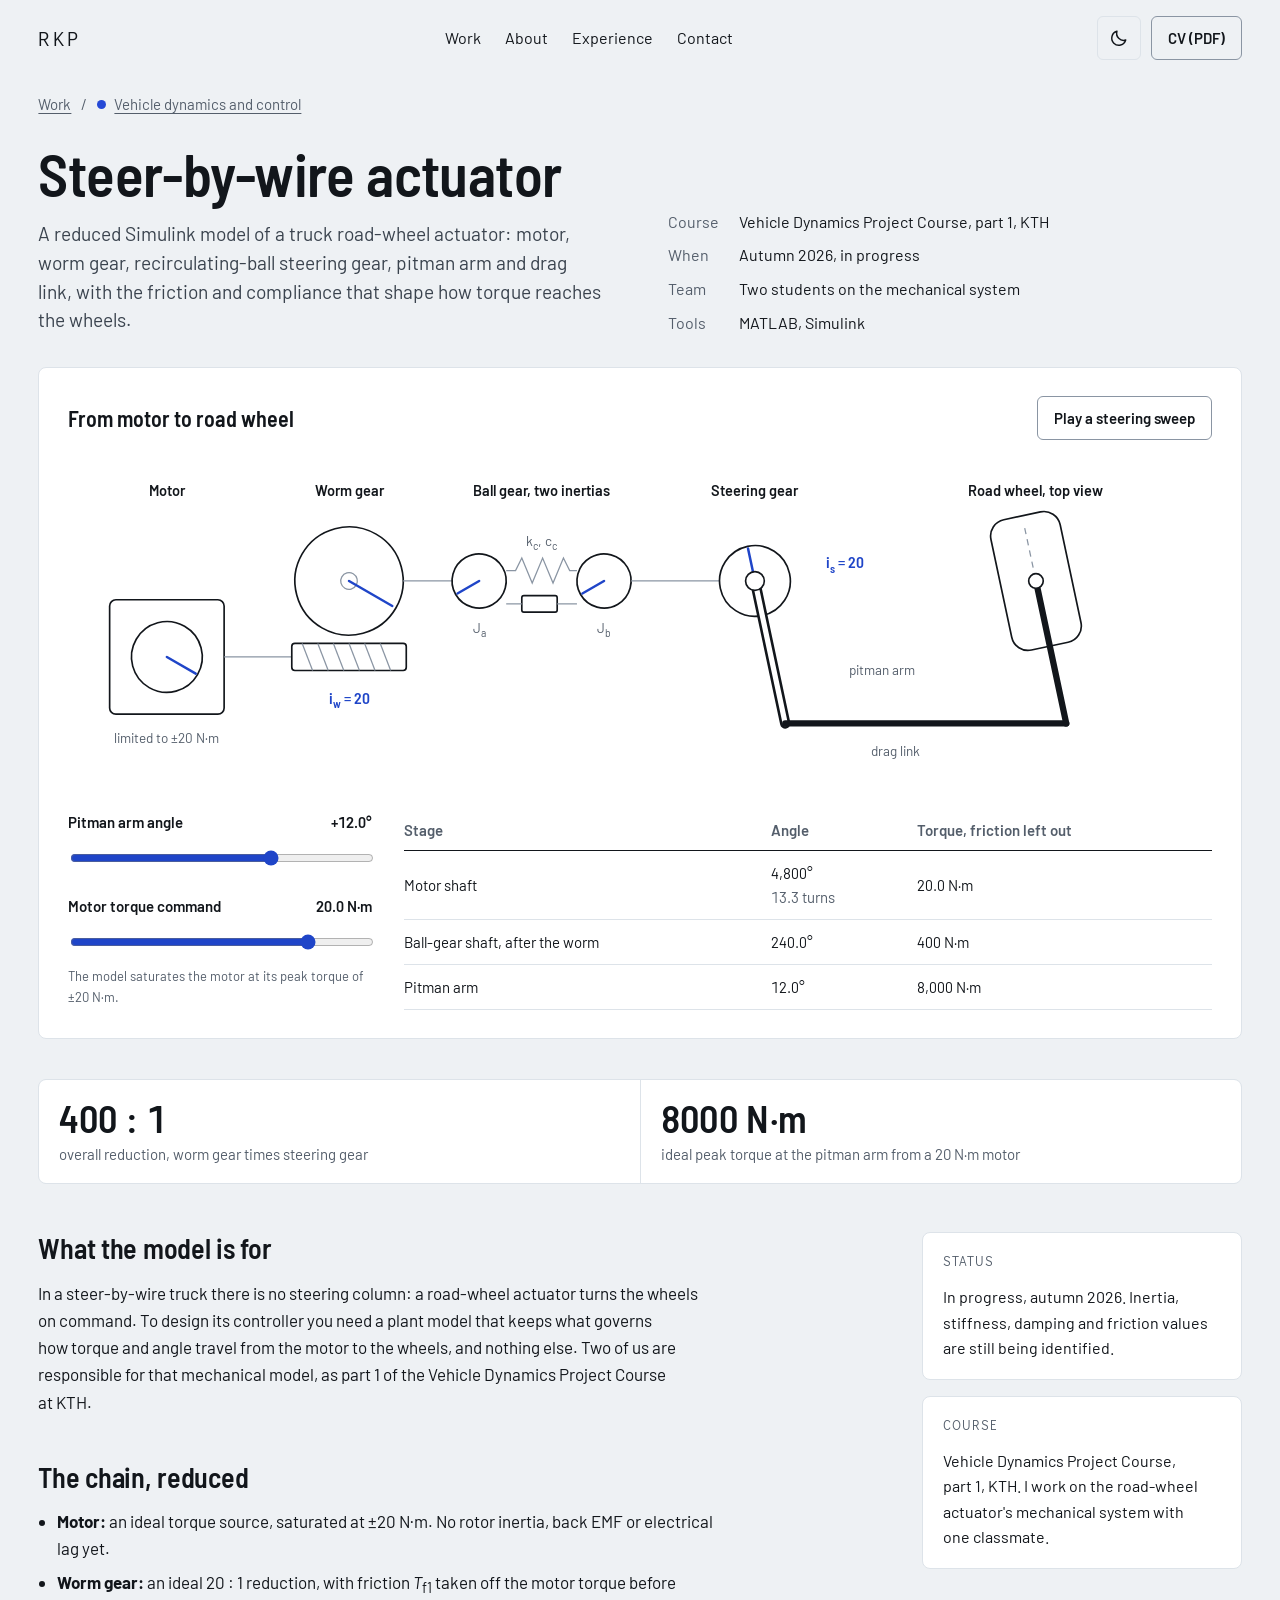
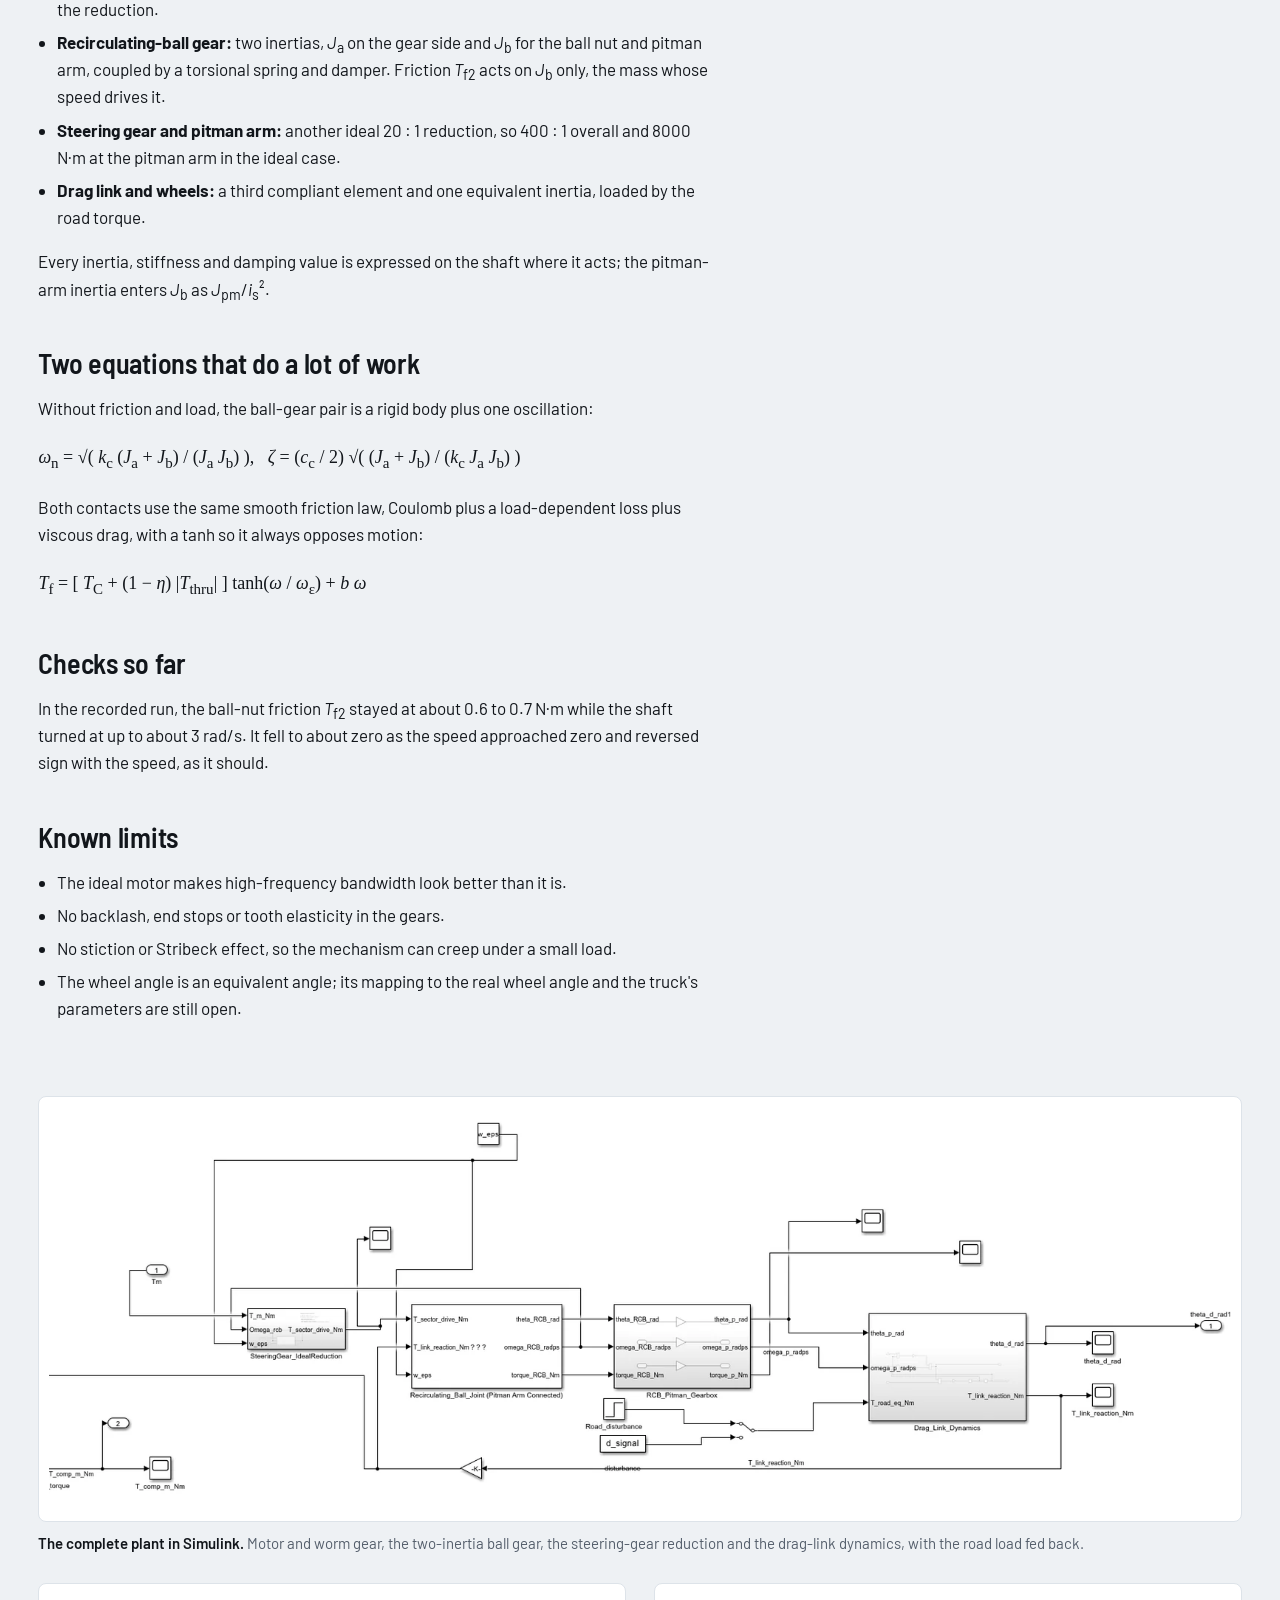
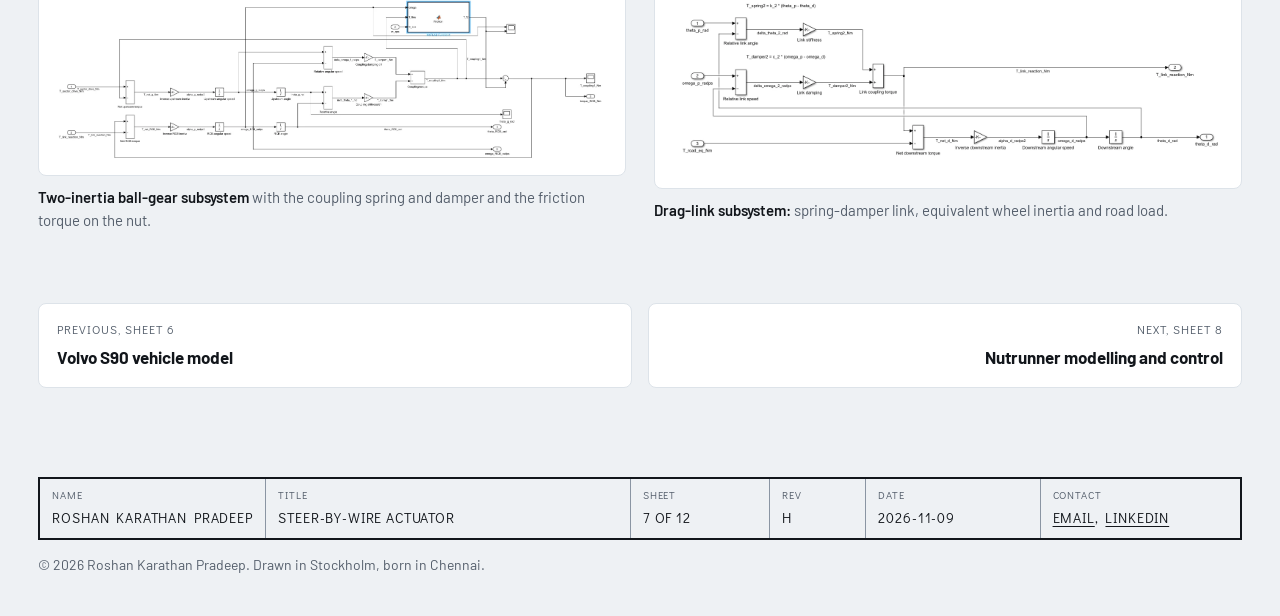
<file: projects/steer-by-wire.html>
<!doctype html>
<html lang="en" data-family="telemetry">
<head>
<meta charset="utf-8">
<meta name="viewport" content="width=device-width, initial-scale=1, viewport-fit=cover">
<title>Steer-by-wire actuator | Roshan Karathan Pradeep</title>
<meta name="claude:viewport-fit-sides" content="cover">
<meta name="description" content="A reduced Simulink model of a truck road-wheel actuator: motor, worm gear, recirculating-ball steering gear, pitman arm and drag link, with the friction and compliance that shape how torque reaches the wheels.">
<meta name="color-scheme" content="light dark">
<meta name="author" content="Roshan Karathan Pradeep">
<meta property="og:type" content="article">
<meta property="og:title" content="Steer-by-wire actuator">
<meta property="og:description" content="A reduced Simulink model of a truck road-wheel actuator: motor, worm gear, recirculating-ball steering gear, pitman arm and drag link, with the friction and compliance that shape how torque reaches the wheels.">
<meta property="og:url" content="https://roshan-wins.github.io/projects/steer-by-wire.html">
<meta property="og:image" content="https://roshan-wins.github.io/assets/img/og-card.png">
<link rel="canonical" href="https://roshan-wins.github.io/projects/steer-by-wire.html">
<link rel="icon" href="../favicon.svg" type="image/svg+xml">
<script>document.documentElement.classList.add("js");try{var t=localStorage.getItem("rkp-theme");if(t==="dark"||t==="light")document.documentElement.setAttribute("data-theme",t)}catch(e){}</script>
<link rel="preconnect" href="https://fonts.googleapis.com">
<link rel="preconnect" href="https://fonts.gstatic.com" crossorigin>
<link rel="stylesheet" href="https://fonts.googleapis.com/css2?family=Barlow:ital,wght@0,400;0,500;0,600;0,700;1,400&family=Barlow+Semi+Condensed:wght@500;600&family=Didact+Gothic&amp;display=swap">
<link rel="stylesheet" href="../assets/css/site.css?v=202611091104">

</head>
<body>
<a class="skip-link" href="#main">Skip to content</a>
<header class="site-header">
<div class="wrap">
<a class="brand" href="../index.html" aria-label="Roshan Karathan Pradeep, home">RKP</a>
<nav class="nav" aria-label="Main">
<a href="../index.html#work">Work</a>
<a href="../index.html#about">About</a>
<a href="../experience.html">Experience</a>
<a href="../index.html#contact">Contact</a>
</nav>
<div class="header-actions">
<button class="icon-btn" type="button" data-theme-toggle aria-label="Switch theme">
<svg class="theme-icon-light" viewBox="0 0 24 24" fill="none" stroke="currentColor" stroke-width="1.8" stroke-linecap="round" stroke-linejoin="round" aria-hidden="true"><path d="M20 14.5A8.5 8.5 0 0 1 9.5 4a8.5 8.5 0 1 0 10.5 10.5Z"/></svg>
<svg class="theme-icon-dark" viewBox="0 0 24 24" fill="none" stroke="currentColor" stroke-width="1.8" stroke-linecap="round" aria-hidden="true"><circle cx="12" cy="12" r="4.2"/><path d="M12 2.5v2.2M12 19.3v2.2M2.5 12h2.2M19.3 12h2.2M5.3 5.3l1.6 1.6M17.1 17.1l1.6 1.6M5.3 18.7l1.6-1.6M17.1 6.9l1.6-1.6"/></svg>
</button>
<a class="btn btn--ghost btn--small" href="../cv/Roshan_Karathan_Pradeep_CV.pdf">CV (PDF)</a>
</div>
</div>
</header>
<main id="main">

<div class="wrap">
<nav class="crumbs" aria-label="Breadcrumb"><a href="../index.html#work">Work</a><span aria-hidden="true">/</span><a class="crumb-disc" data-disc="dynamics" href="../index.html#dynamics">Vehicle dynamics and control</a></nav>
<header class="proj-head">
<div>
<h1 class="proj-title">Steer-by-wire actuator</h1>
<p class="proj-lede">A reduced Simulink model of a truck road-wheel actuator: motor, worm gear, recirculating-ball steering gear, pitman arm and drag link, with the friction and compliance that shape how torque reaches the wheels.</p>
</div>
<dl class="meta-grid"><dt>Course</dt><dd>Vehicle Dynamics Project Course, part 1, KTH</dd><dt>When</dt><dd>Autumn 2026, in progress</dd><dt>Team</dt><dd>Two students on the mechanical system</dd><dt>Tools</dt><dd>MATLAB, Simulink</dd></dl>
</header>

<section class="panel chain" id="chain" data-chain aria-labelledby="chain-title" style="margin-bottom:40px">
<div class="panel-head">
<h2 class="panel-title" id="chain-title">From motor to road wheel</h2>
<button class="btn btn--ghost btn--small" type="button" data-chain-play aria-pressed="false">Play a steering sweep</button>
</div>
<p class="swipe-hint" aria-hidden="true">Swipe sideways to see the whole chain.</p>
<div class="chain-scroll">
<svg viewBox="0 0 1100 330" role="img" aria-label="Schematic of the actuator chain: motor, worm gear, recirculating-ball gear modelled as two inertias with a spring and damper, steering gear, pitman arm, drag link and road wheel">
<text class="lbl" x="95" y="40" text-anchor="middle">Motor</text>
<text class="lbl" x="270" y="40" text-anchor="middle">Worm gear</text>
<text class="lbl" x="455" y="40" text-anchor="middle">Ball gear, two inertias</text>
<text class="lbl" x="660" y="40" text-anchor="middle">Steering gear</text>
<text class="lbl" x="930" y="40" text-anchor="middle">Road wheel, top view</text>
<rect class="part" x="40" y="140" width="110" height="110" rx="6"/>
<g data-rot="motor" data-c="95,195"><circle class="part" cx="95" cy="195" r="34"/><line class="mark" x1="95" y1="195" x2="95" y2="163"/></g>
<text class="lbl-2" x="95" y="278" text-anchor="middle">limited to ±20 N·m</text>
<line class="part-2" x1="150" y1="195" x2="215" y2="195"/>
<rect class="part" x="215" y="182" width="110" height="26" rx="3"/>
<g class="part-2"><line x1="225" y1="182" x2="235" y2="208"/><line x1="240" y1="182" x2="250" y2="208"/><line x1="255" y1="182" x2="265" y2="208"/><line x1="270" y1="182" x2="280" y2="208"/><line x1="285" y1="182" x2="295" y2="208"/><line x1="300" y1="182" x2="310" y2="208"/></g>
<g data-rot="worm" data-c="270,122"><circle class="part" cx="270" cy="122" r="52"/><circle class="part-2" cx="270" cy="122" r="8"/><line class="mark" x1="270" y1="122" x2="270" y2="74"/></g>
<text class="ratio" x="270" y="240" text-anchor="middle">i<tspan dy="4" font-size="11">w</tspan><tspan dy="-4"> = 20</tspan></text>
<line class="part-2" x1="322" y1="122" x2="369" y2="122"/>
<g data-rot="ja" data-c="395,122"><circle class="part" cx="395" cy="122" r="26"/><line class="mark" x1="395" y1="122" x2="395" y2="98"/></g>
<polyline class="part-2" points="421,112 430,112 436,100 446,124 456,100 466,124 476,100 482,112 489,112" style="fill:none"/>
<rect class="part" x="436" y="136" width="34" height="16" rx="2"/>
<line class="part-2" x1="421" y1="144" x2="436" y2="144"/><line class="part-2" x1="470" y1="144" x2="489" y2="144"/>
<g data-rot="jb" data-c="515,122"><circle class="part" cx="515" cy="122" r="26"/><line class="mark" x1="515" y1="122" x2="515" y2="98"/></g>
<text class="lbl-2" x="395" y="172" text-anchor="middle">J<tspan dy="4" font-size="10">a</tspan></text>
<text class="lbl-2" x="515" y="172" text-anchor="middle">J<tspan dy="4" font-size="10">b</tspan></text>
<text class="lbl-2" x="455" y="88" text-anchor="middle">k<tspan dy="4" font-size="10">c</tspan><tspan dy="-4">, c</tspan><tspan dy="4" font-size="10">c</tspan></text>
<line class="part-2" x1="541" y1="122" x2="626" y2="122"/>
<g data-rot="sector" data-c="660,122"><circle class="part" cx="660" cy="122" r="34"/><line class="mark" x1="660" y1="122" x2="660" y2="90"/></g>
<text class="ratio" x="728" y="110" text-anchor="start">i<tspan dy="4" font-size="11">s</tspan><tspan dy="-4"> = 20</tspan></text>
<g data-rot="pitman" data-c="660,122"><line class="part" x1="660" y1="122" x2="660" y2="262" style="stroke-width:10;stroke-linecap:round"/><line x1="660" y1="122" x2="660" y2="262" style="stroke:var(--surface);stroke-width:5;stroke-linecap:round"/></g>
<circle class="part" cx="660" cy="122" r="9"/>
<line class="part" data-drag data-r="140" x1="660" y1="262" x2="930" y2="262" style="stroke-width:6;stroke-linecap:round"/>
<g data-rot="road" data-c="930,122"><rect class="part" x="896" y="58" width="68" height="128" rx="16"/><line class="part-2" x1="930" y1="70" x2="930" y2="174" style="stroke-dasharray:6 5"/><line class="part" x1="930" y1="122" x2="930" y2="262" style="stroke-width:6;stroke-linecap:round"/></g>
<circle class="part" cx="930" cy="122" r="7"/>
<text class="lbl-2" x="795" y="290" text-anchor="middle">drag link</text>
<text class="lbl-2" x="750" y="212" text-anchor="start">pitman arm</text>
</svg>
</div>
<div class="sim" style="margin-top:12px">
<div class="controls">
<div class="control">
<label for="chain-angle">Pitman arm angle <output id="chain-angle-out" for="chain-angle">+12.0°</output></label>
<input type="range" id="chain-angle" min="-35" max="35" step="0.5" value="12">
</div>
<div class="control">
<label for="chain-torque">Motor torque command <output id="chain-torque-out" for="chain-torque">20.0 N·m</output></label>
<input type="range" id="chain-torque" min="0" max="25" step="0.5" value="20">
<span class="hint">The model saturates the motor at its peak torque of ±20 N·m.</span>
</div>
</div>
<div class="table-scroll">
<table class="stage-table">
<thead><tr><th scope="col">Stage</th><th scope="col">Angle</th><th scope="col">Torque, friction left out</th></tr></thead>
<tbody>
<tr><td>Motor shaft</td><td><span data-cell="m-ang">–</span><br><span class="muted" data-cell="m-rev">–</span></td><td data-cell="m-trq">–</td></tr>
<tr><td>Ball-gear shaft, after the worm</td><td data-cell="b-ang">–</td><td data-cell="b-trq">–</td></tr>
<tr><td>Pitman arm</td><td data-cell="p-ang">–</td><td data-cell="p-trq">–</td></tr>
</tbody>
</table>
</div>
</div>
</section>

<div class="results"><div class="result"><span class="result__value">400 : 1</span><span class="result__label">overall reduction, worm gear times steering gear</span></div><div class="result"><span class="result__value">8000 N·m</span><span class="result__label">ideal peak torque at the pitman arm from a 20 N·m motor</span></div></div>

<div class="story">
<div class="prose">
<h2>What the model is for</h2>
<p>In a steer-by-wire truck there is no steering column: a road-wheel actuator turns the wheels on command. To design its controller you need a plant model that keeps what governs how torque and angle travel from the motor to the wheels, and nothing else. Two of us are responsible for that mechanical model, as part 1 of the Vehicle Dynamics Project Course at KTH.</p>
<h2>The chain, reduced</h2>
<ul>
<li><b>Motor:</b> an ideal torque source, saturated at ±20 N·m. No rotor inertia, back EMF or electrical lag yet.</li>
<li><b>Worm gear:</b> an ideal 20 : 1 reduction, with friction <i>T</i><sub>f1</sub> taken off the motor torque before the reduction.</li>
<li><b>Recirculating-ball gear:</b> two inertias, <i>J</i><sub>a</sub> on the gear side and <i>J</i><sub>b</sub> for the ball nut and pitman arm, coupled by a torsional spring and damper. Friction <i>T</i><sub>f2</sub> acts on <i>J</i><sub>b</sub> only, the mass whose speed drives it.</li>
<li><b>Steering gear and pitman arm:</b> another ideal 20 : 1 reduction, so 400 : 1 overall and 8000 N·m at the pitman arm in the ideal case.</li>
<li><b>Drag link and wheels:</b> a third compliant element and one equivalent inertia, loaded by the road torque.</li>
</ul>
<p>Every inertia, stiffness and damping value is expressed on the shaft where it acts; the pitman-arm inertia enters <i>J</i><sub>b</sub> as <i>J</i><sub>pm</sub>/<i>i</i><sub>s</sub>².</p>
<h2>Two equations that do a lot of work</h2>
<p>Without friction and load, the ball-gear pair is a rigid body plus one oscillation:</p>
<p class="formula"><i>ω</i><sub>n</sub> = √( <i>k</i><sub>c</sub> (<i>J</i><sub>a</sub> + <i>J</i><sub>b</sub>) / (<i>J</i><sub>a</sub> <i>J</i><sub>b</sub>) ),&nbsp;&nbsp; <i>ζ</i> = (<i>c</i><sub>c</sub> / 2) √( (<i>J</i><sub>a</sub> + <i>J</i><sub>b</sub>) / (<i>k</i><sub>c</sub> <i>J</i><sub>a</sub> <i>J</i><sub>b</sub>) )</p>
<p>Both contacts use the same smooth friction law, Coulomb plus a load-dependent loss plus viscous drag, with a tanh so it always opposes motion:</p>
<p class="formula"><i>T</i><sub>f</sub> = [ <i>T</i><sub>C</sub> + (1 − <i>η</i>) |<i>T</i><sub>thru</sub>| ] tanh(<i>ω</i> / <i>ω</i><sub>ε</sub>) + <i>b ω</i></p>
<h2>Checks so far</h2>
<p>In the recorded run, the ball-nut friction <i>T</i><sub>f2</sub> stayed at about 0.6 to 0.7 N·m while the shaft turned at up to about 3 rad/s. It fell to about zero as the speed approached zero and reversed sign with the speed, as it should.</p>
<h2>Known limits</h2>
<ul>
<li>The ideal motor makes high-frequency bandwidth look better than it is.</li>
<li>No backlash, end stops or tooth elasticity in the gears.</li>
<li>No stiction or Stribeck effect, so the mechanism can creep under a small load.</li>
<li>The wheel angle is an equivalent angle; its mapping to the real wheel angle and the truck's parameters are still open.</li>
</ul>
</div>
<aside class="aside-stack">
<div class="aside-block">
<h2>STATUS</h2>
<p>In progress, autumn 2026. Inertia, stiffness, damping and friction values are still being identified.</p>
</div>
<div class="aside-block">
<h2>COURSE</h2>
<p>Vehicle Dynamics Project Course, part 1, KTH. I work on the road-wheel actuator's mechanical system with one classmate.</p>
</div>
</aside>
</div>

<div class="figure-grid">

<figure class="fig fig--wide">
<div class="fig__frame"><img src="../assets/img/steer-by-wire/simulink-rwa-plant.webp" width="1600" height="548" alt="Simulink block diagram of the road-wheel actuator plant" loading="lazy" decoding="async"></div>
<figcaption><b>The complete plant in Simulink.</b> Motor and worm gear, the two-inertia ball gear, the steering-gear reduction and the drag-link dynamics, with the road load fed back.</figcaption>
</figure>

<figure class="fig">
<div class="fig__frame"><img src="../assets/img/steer-by-wire/simulink-two-inertia.webp" width="1521" height="462" alt="Simulink subsystem of the two-inertia recirculating-ball gear" loading="lazy" decoding="async"></div>
<figcaption><b>Two-inertia ball-gear subsystem</b> with the coupling spring and damper and the friction torque on the nut.</figcaption>
</figure>

<figure class="fig">
<div class="fig__frame"><img src="../assets/img/steer-by-wire/simulink-drag-link.webp" width="1542" height="502" alt="Simulink subsystem of the drag link" loading="lazy" decoding="async"></div>
<figcaption><b>Drag-link subsystem:</b> spring-damper link, equivalent wheel inertia and road load.</figcaption>
</figure>
</div>

<nav class="sheet-nav" aria-label="Other projects">
<a href="volvo-s90.html"><span class="dir">PREVIOUS, SHEET 6</span><strong>Volvo S90 vehicle model</strong></a>
<a class="next" href="nutrunner.html"><span class="dir">NEXT, SHEET 8</span><strong>Nutrunner modelling and control</strong></a>
</nav>
</div>

</main>
<footer class="site-footer">
<div class="wrap">
<div class="foot-tb">
<div><span class="k">NAME</span><span class="v">ROSHAN KARATHAN PRADEEP</span></div>
<div><span class="k">TITLE</span><span class="v">STEER-BY-WIRE ACTUATOR</span></div>
<div><span class="k">SHEET</span><span class="v tnum">7 OF 12</span></div>
<div><span class="k">REV</span><span class="v">H</span></div>
<div><span class="k">DATE</span><span class="v tnum">2026-11-09</span></div>
<div><span class="k">CONTACT</span><span class="v"><a href="../index.html#contact">EMAIL</a>, <a href="https://www.linkedin.com/in/roshanaerodynamics" rel="me">LINKEDIN</a></span></div>
</div>
<p class="foot-small">© 2026 Roshan Karathan Pradeep. Drawn in Stockholm, born in Chennai.</p>
</div>
</footer>
<script src="../assets/js/site.js?v=202611091104"></script>
<script src="../assets/js/sbw-chain.js?v=202611091104"></script>
</body>
</html>
</file>
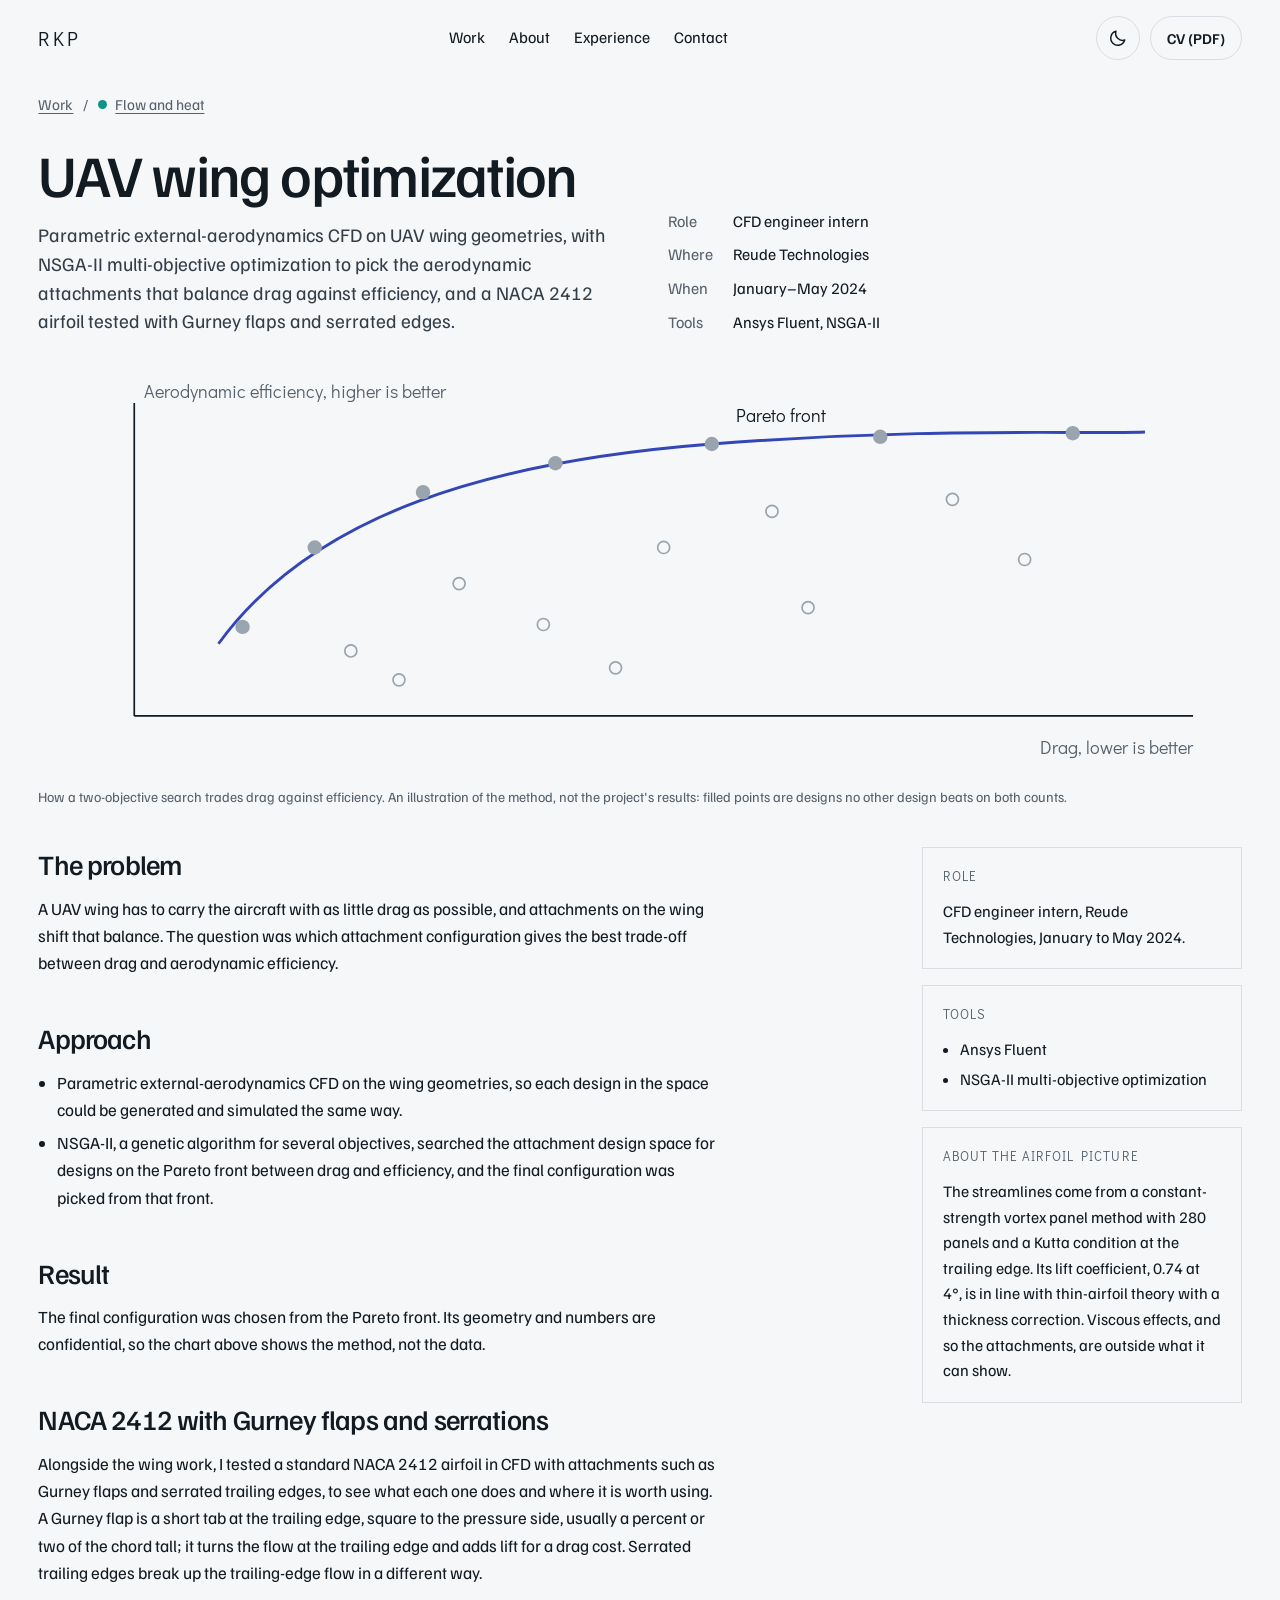
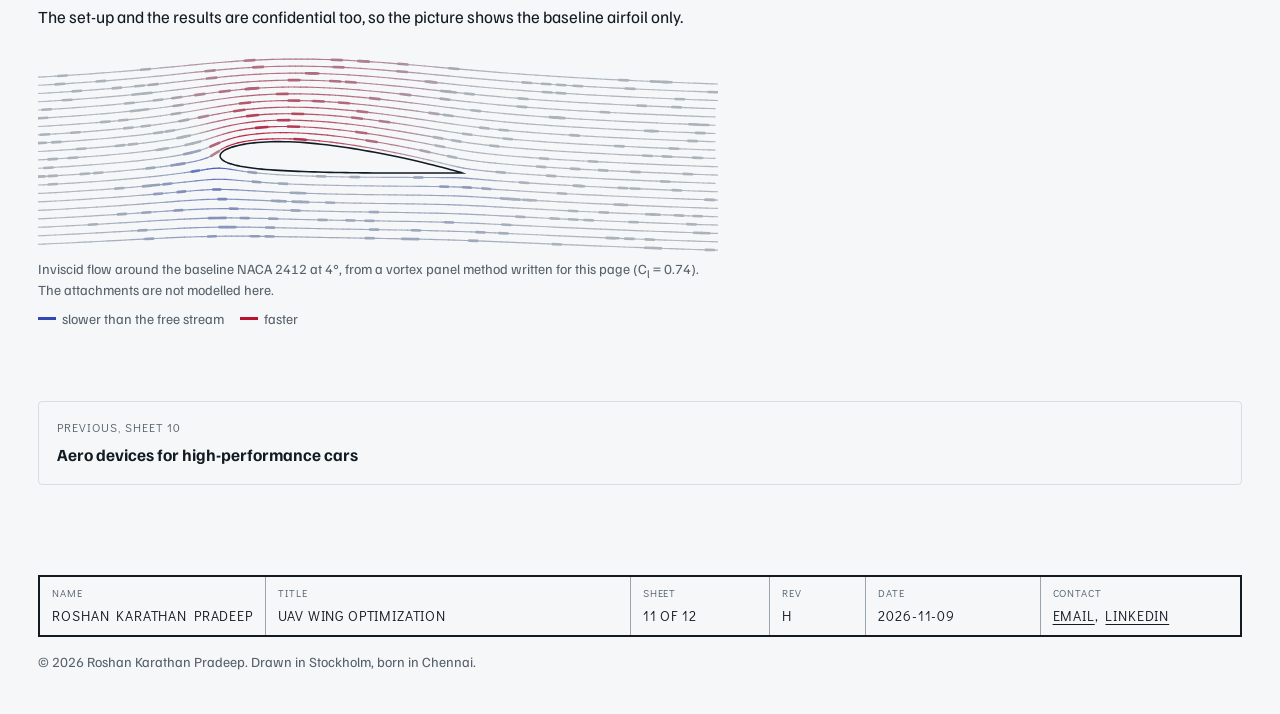
<file: projects/uav-wing.html>
<!doctype html>
<html lang="en" data-family="flow">
<head>
<meta charset="utf-8">
<meta name="viewport" content="width=device-width, initial-scale=1, viewport-fit=cover">
<title>UAV wing optimization | Roshan Karathan Pradeep</title>
<meta name="claude:viewport-fit-sides" content="cover">
<meta name="description" content="Parametric external-aerodynamics CFD on UAV wing geometries, with NSGA-II multi-objective optimization to pick the aerodynamic attachments that balance drag against efficiency, and a NACA 2412 airfoil tested with Gurney flaps and serrated edges.">
<meta name="color-scheme" content="light dark">
<meta name="author" content="Roshan Karathan Pradeep">
<meta property="og:type" content="article">
<meta property="og:title" content="UAV wing optimization">
<meta property="og:description" content="Parametric external-aerodynamics CFD on UAV wing geometries, with NSGA-II multi-objective optimization to pick the aerodynamic attachments that balance drag against efficiency, and a NACA 2412 airfoil tested with Gurney flaps and serrated edges.">
<meta property="og:url" content="https://roshan-wins.github.io/projects/uav-wing.html">
<meta property="og:image" content="https://roshan-wins.github.io/assets/img/og-card.png">
<link rel="canonical" href="https://roshan-wins.github.io/projects/uav-wing.html">
<link rel="icon" href="../favicon.svg" type="image/svg+xml">
<script>document.documentElement.classList.add("js");try{var t=localStorage.getItem("rkp-theme");if(t==="dark"||t==="light")document.documentElement.setAttribute("data-theme",t)}catch(e){}</script>
<link rel="preconnect" href="https://fonts.googleapis.com">
<link rel="preconnect" href="https://fonts.gstatic.com" crossorigin>
<link rel="stylesheet" href="https://fonts.googleapis.com/css2?family=Familjen+Grotesk:ital,wght@0,400;0,500;0,600;0,700;1,400&family=Didact+Gothic&amp;display=swap">
<link rel="stylesheet" href="../assets/css/site.css?v=202611091104">

</head>
<body>
<a class="skip-link" href="#main">Skip to content</a>
<header class="site-header">
<div class="wrap">
<a class="brand" href="../index.html" aria-label="Roshan Karathan Pradeep, home">RKP</a>
<nav class="nav" aria-label="Main">
<a href="../index.html#work">Work</a>
<a href="../index.html#about">About</a>
<a href="../experience.html">Experience</a>
<a href="../index.html#contact">Contact</a>
</nav>
<div class="header-actions">
<button class="icon-btn" type="button" data-theme-toggle aria-label="Switch theme">
<svg class="theme-icon-light" viewBox="0 0 24 24" fill="none" stroke="currentColor" stroke-width="1.8" stroke-linecap="round" stroke-linejoin="round" aria-hidden="true"><path d="M20 14.5A8.5 8.5 0 0 1 9.5 4a8.5 8.5 0 1 0 10.5 10.5Z"/></svg>
<svg class="theme-icon-dark" viewBox="0 0 24 24" fill="none" stroke="currentColor" stroke-width="1.8" stroke-linecap="round" aria-hidden="true"><circle cx="12" cy="12" r="4.2"/><path d="M12 2.5v2.2M12 19.3v2.2M2.5 12h2.2M19.3 12h2.2M5.3 5.3l1.6 1.6M17.1 17.1l1.6 1.6M5.3 18.7l1.6-1.6M17.1 6.9l1.6-1.6"/></svg>
</button>
<a class="btn btn--ghost btn--small" href="../cv/Roshan_Karathan_Pradeep_CV.pdf">CV (PDF)</a>
</div>
</div>
</header>
<main id="main">

<div class="wrap">
<nav class="crumbs" aria-label="Breadcrumb"><a href="../index.html#work">Work</a><span aria-hidden="true">/</span><a class="crumb-disc" data-disc="flow" href="../index.html#flow">Flow and heat</a></nav>
<header class="proj-head">
<div>
<h1 class="proj-title">UAV wing optimization</h1>
<p class="proj-lede">Parametric external-aerodynamics CFD on UAV wing geometries, with NSGA-II multi-objective optimization to pick the aerodynamic attachments that balance drag against efficiency, and a NACA 2412 airfoil tested with Gurney flaps and serrated edges.</p>
</div>
<dl class="meta-grid"><dt>Role</dt><dd>CFD engineer intern</dd><dt>Where</dt><dd>Reude Technologies</dd><dt>When</dt><dd>January–May 2024</dd><dt>Tools</dt><dd>Ansys Fluent, NSGA-II</dd></dl>
</header>

<figure style="margin:0 0 40px;display:flex;flex-direction:column;gap:10px">
<svg class="dwg" viewBox="0 0 1000 340" role="img" aria-label="Illustration of a Pareto front between drag and aerodynamic efficiency, not project data">
<line class="m" x1="80" y1="290" x2="960" y2="290" stroke-width="1.4"/>
<line class="m" x1="80" y1="290" x2="80" y2="30" stroke-width="1.4"/>
<text class="tx2" x="960" y="322" font-size="15" text-anchor="end" font-family="var(--font-body)">Drag, lower is better</text>
<text class="tx2" x="88" y="26" font-size="15" font-family="var(--font-body)">Aerodynamic efficiency, higher is better</text>
<path class="acc" d="M150 230 C 230 120, 380 78, 560 64 S 860 56, 920 54" stroke-width="2.4" fill="none"/>
<g class="sd">
<circle cx="170" cy="216" r="6"/><circle cx="230" cy="150" r="6"/><circle cx="320" cy="104" r="6"/><circle cx="430" cy="80" r="6"/><circle cx="560" cy="64" r="6"/><circle cx="700" cy="58" r="6"/><circle cx="860" cy="55" r="6"/>
</g>
<g class="t" stroke-width="1.4">
<circle cx="260" cy="236" r="5" fill="none"/><circle cx="350" cy="180" r="5" fill="none"/><circle cx="420" cy="214" r="5" fill="none"/><circle cx="520" cy="150" r="5" fill="none"/><circle cx="610" cy="120" r="5" fill="none"/><circle cx="640" cy="200" r="5" fill="none"/><circle cx="760" cy="110" r="5" fill="none"/><circle cx="820" cy="160" r="5" fill="none"/><circle cx="300" cy="260" r="5" fill="none"/><circle cx="480" cy="250" r="5" fill="none"/>
</g>
<text class="tx" x="580" y="46" font-size="15" font-family="var(--font-body)">Pareto front</text>
</svg>
<figcaption class="flow-caption"><span>How a two-objective search trades drag against efficiency. An illustration of the method, not the project's results: filled points are designs no other design beats on both counts.</span></figcaption>
</figure>



<div class="story">
<div class="prose">
<h2>The problem</h2>
<p>A UAV wing has to carry the aircraft with as little drag as possible, and attachments on the wing shift that balance. The question was which attachment configuration gives the best trade-off between drag and aerodynamic efficiency.</p>
<h2>Approach</h2>
<ul>
<li>Parametric external-aerodynamics CFD on the wing geometries, so each design in the space could be generated and simulated the same way.</li>
<li>NSGA-II, a genetic algorithm for several objectives, searched the attachment design space for designs on the Pareto front between drag and efficiency, and the final configuration was picked from that front.</li>
</ul>
<h2>Result</h2>
<p>The final configuration was chosen from the Pareto front. Its geometry and numbers are confidential, so the chart above shows the method, not the data.</p>
<h2 id="naca">NACA 2412 with Gurney flaps and serrations</h2>
<p>Alongside the wing work, I tested a standard NACA 2412 airfoil in CFD with attachments such as Gurney flaps and serrated trailing edges, to see what each one does and where it is worth using. A Gurney flap is a short tab at the trailing edge, square to the pressure side, usually a percent or two of the chord tall; it turns the flow at the trailing edge and adds lift for a drag cost. Serrated trailing edges break up the trailing-edge flow in a different way.</p>
<p>The set-up and the results are confidential too, so the picture shows the baseline airfoil only.</p>
<figure class="flow-hero" style="margin:24px 0 0">
<canvas data-flow="../assets/data/naca2412-a4.json" role="img" aria-label="Streamlines of inviscid flow around a NACA 2412 airfoil at 4 degrees, coloured by local speed, with particles moving along them"></canvas>
<p class="view-pending" data-flow-fallback hidden>The flow field could not load.</p>
<figcaption class="flow-caption">
<span>Inviscid flow around the baseline NACA 2412 at 4°, from a vortex panel method written for this page (C<sub>l</sub> = 0.74). The attachments are not modelled here.</span>
<span class="flow-legend"><span><i class="c"></i>slower than the free stream</span><span><i class="w"></i>faster</span></span>
</figcaption>
</figure>
</div>
<aside class="aside-stack">
<div class="aside-block">
<h2>ROLE</h2>
<p>CFD engineer intern, Reude Technologies, January to May 2024.</p>
</div>
<div class="aside-block">
<h2>TOOLS</h2>
<ul><li>Ansys Fluent</li><li>NSGA-II multi-objective optimization</li></ul>
</div>
<div class="aside-block">
<h2>ABOUT THE AIRFOIL PICTURE</h2>
<p>The streamlines come from a constant-strength vortex panel method with 280 panels and a Kutta condition at the trailing edge. Its lift coefficient, 0.74 at 4°, is in line with thin-airfoil theory with a thickness correction. Viscous effects, and so the attachments, are outside what it can show.</p>
</div>

</aside>
</div>

<nav class="sheet-nav" aria-label="Other projects">
<a href="aero-devices.html"><span class="dir">PREVIOUS, SHEET 10</span><strong>Aero devices for high-performance cars</strong></a>

</nav>
</div>

</main>
<footer class="site-footer">
<div class="wrap">
<div class="foot-tb">
<div><span class="k">NAME</span><span class="v">ROSHAN KARATHAN PRADEEP</span></div>
<div><span class="k">TITLE</span><span class="v">UAV WING OPTIMIZATION</span></div>
<div><span class="k">SHEET</span><span class="v tnum">11 OF 12</span></div>
<div><span class="k">REV</span><span class="v">H</span></div>
<div><span class="k">DATE</span><span class="v tnum">2026-11-09</span></div>
<div><span class="k">CONTACT</span><span class="v"><a href="../index.html#contact">EMAIL</a>, <a href="https://www.linkedin.com/in/roshanaerodynamics" rel="me">LINKEDIN</a></span></div>
</div>
<p class="foot-small">© 2026 Roshan Karathan Pradeep. Drawn in Stockholm, born in Chennai.</p>
</div>
</footer>
<script src="../assets/js/site.js?v=202611091104"></script>
<script src="../assets/js/flow-field.js?v=202611091104"></script>
</body>
</html>
</file>
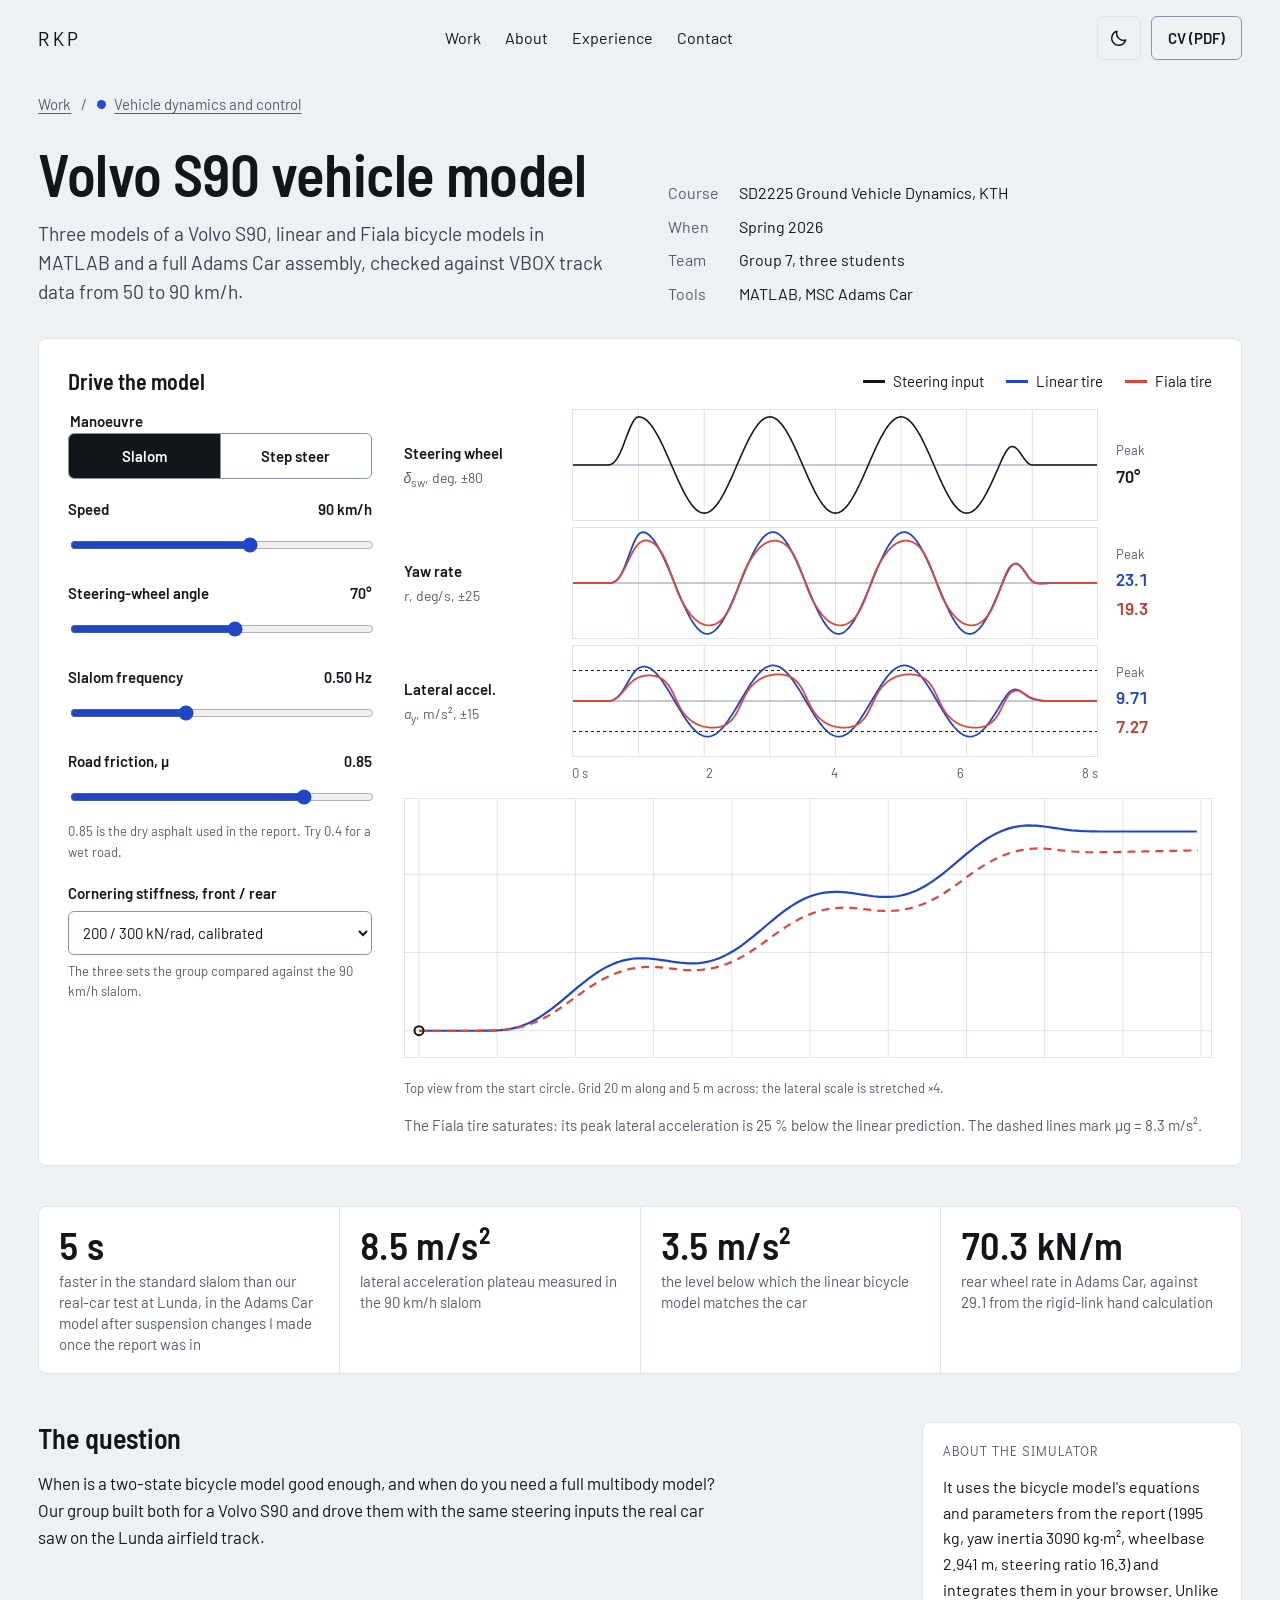
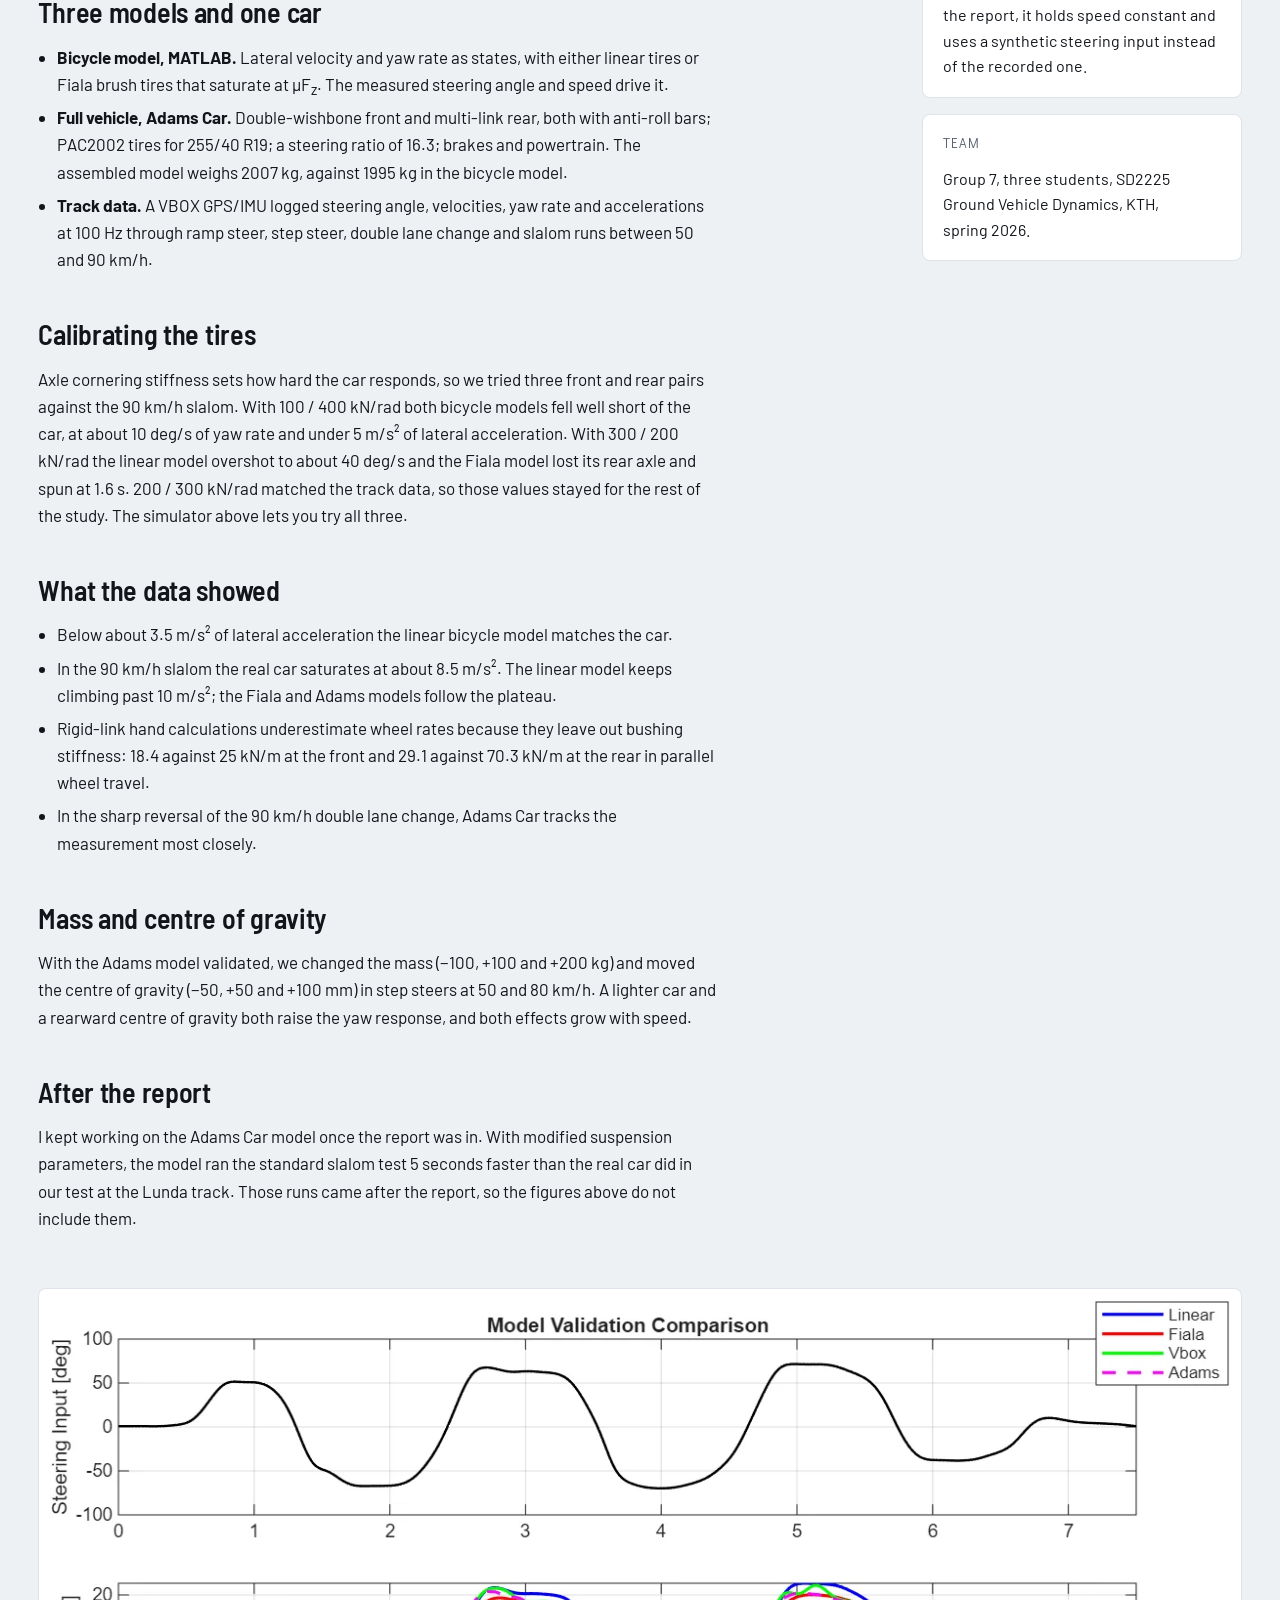
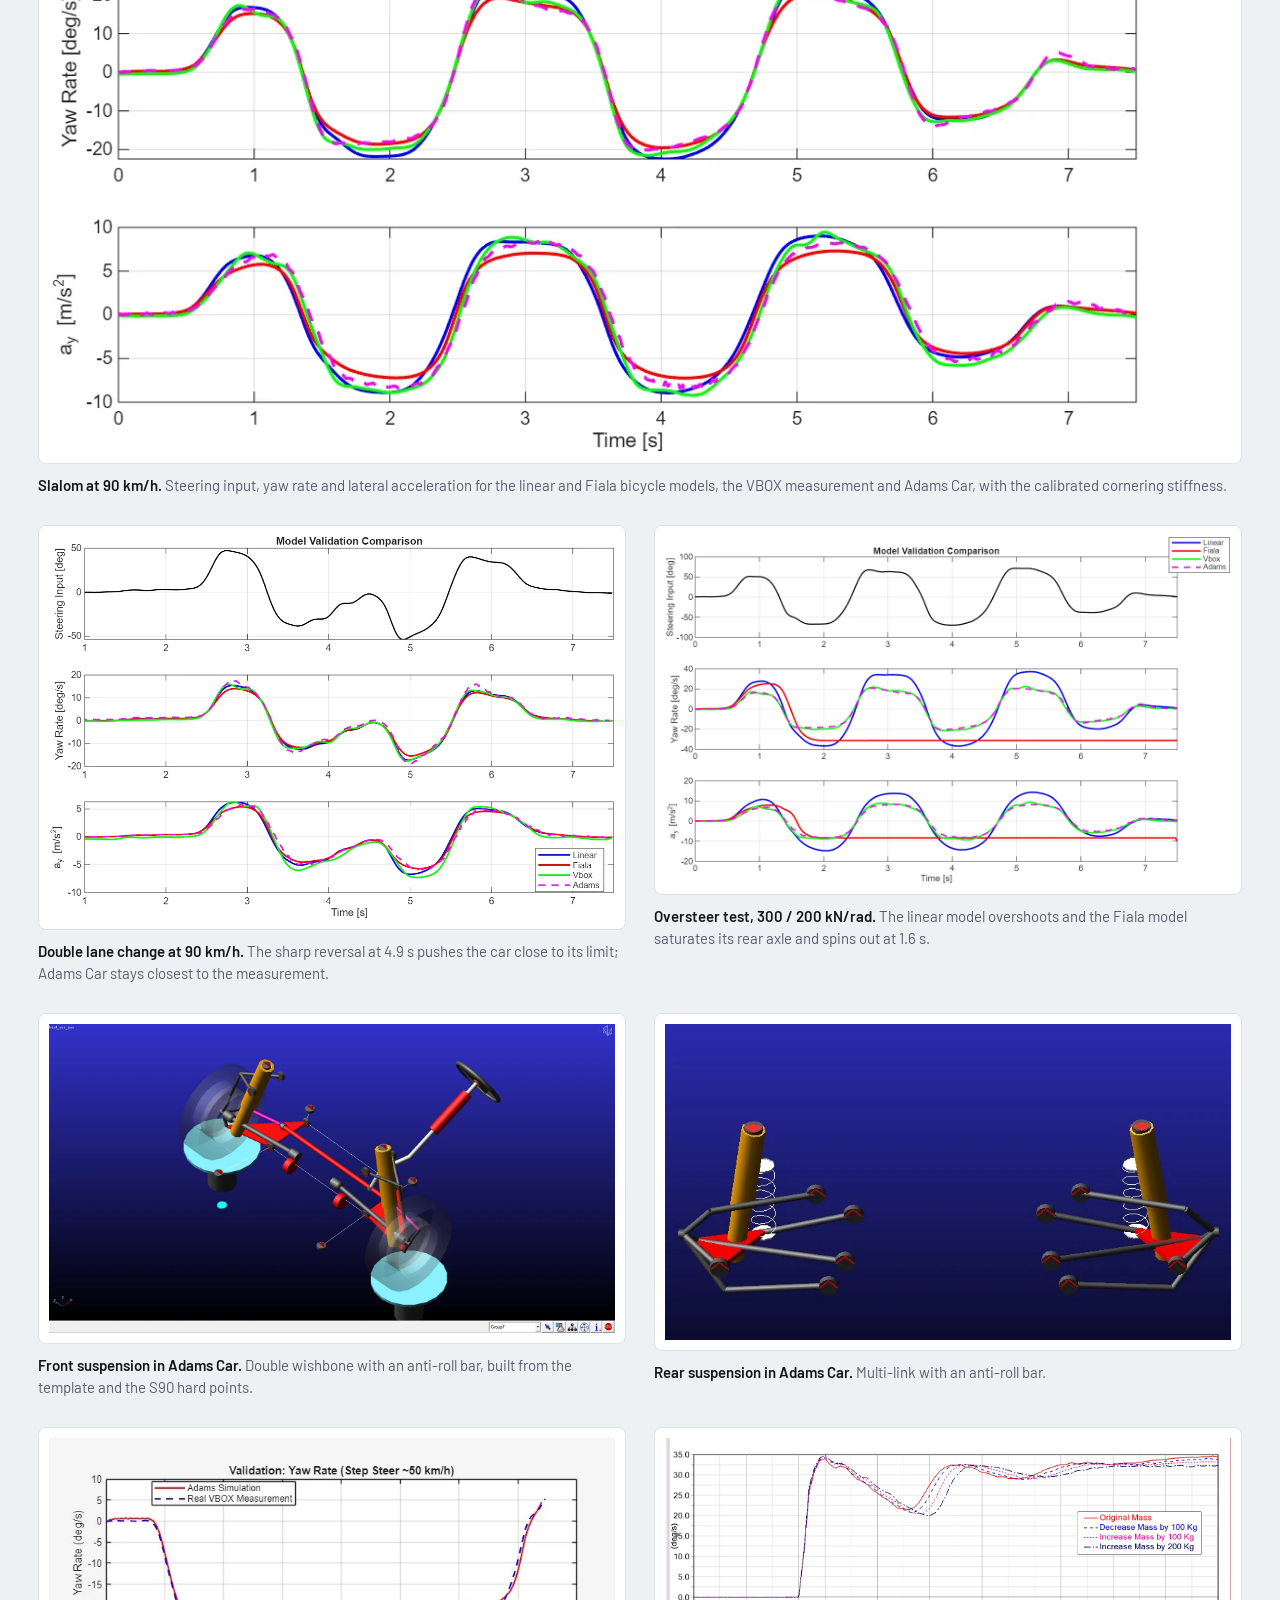
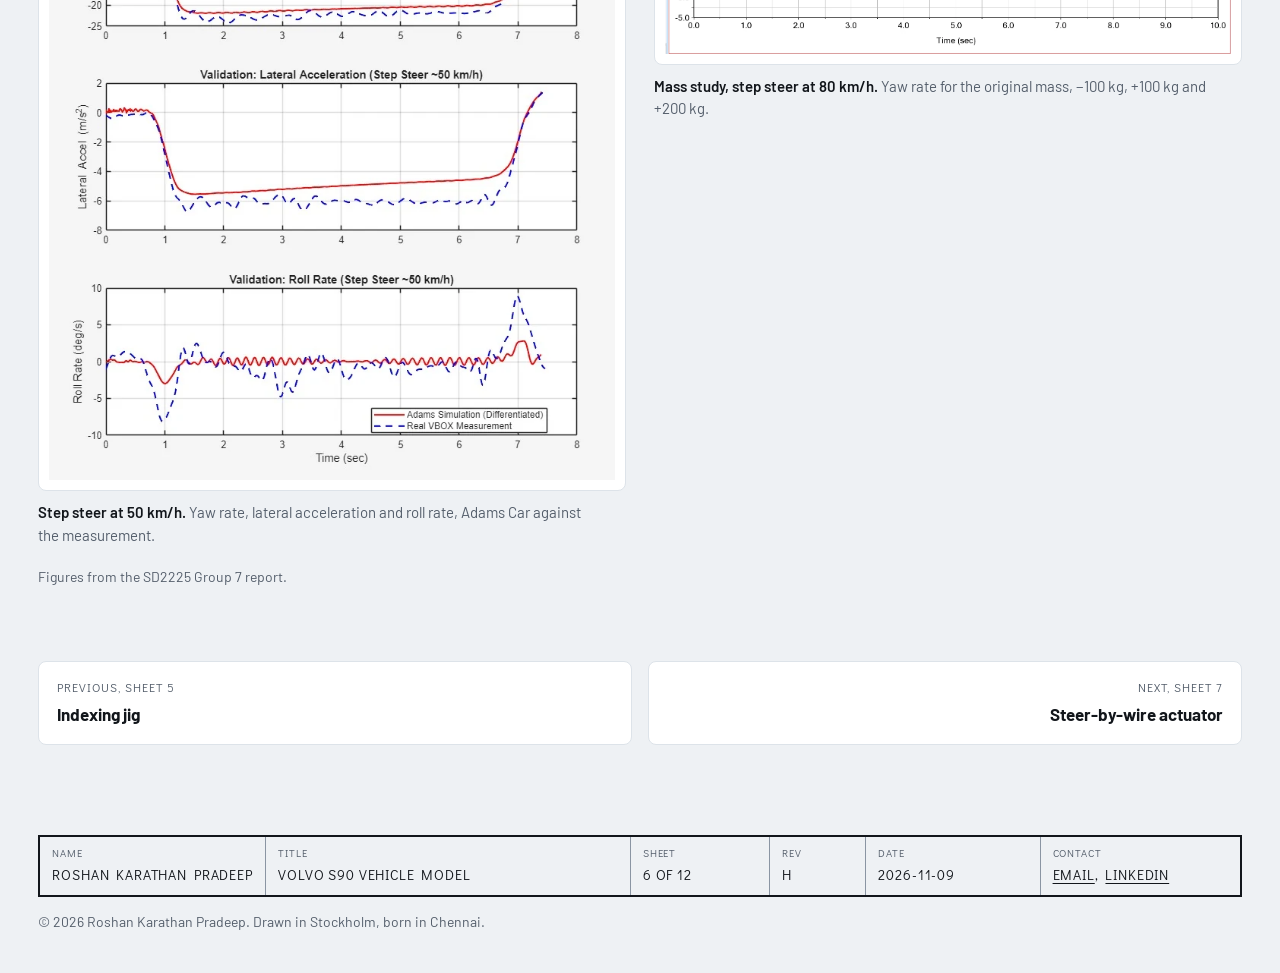
<file: projects/volvo-s90.html>
<!doctype html>
<html lang="en" data-family="telemetry">
<head>
<meta charset="utf-8">
<meta name="viewport" content="width=device-width, initial-scale=1, viewport-fit=cover">
<title>Volvo S90 vehicle model | Roshan Karathan Pradeep</title>
<meta name="claude:viewport-fit-sides" content="cover">
<meta name="description" content="Three models of a Volvo S90, linear and Fiala bicycle models in MATLAB and a full Adams Car assembly, checked against VBOX track data from 50 to 90 km/h.">
<meta name="color-scheme" content="light dark">
<meta name="author" content="Roshan Karathan Pradeep">
<meta property="og:type" content="article">
<meta property="og:title" content="Volvo S90 vehicle model">
<meta property="og:description" content="Three models of a Volvo S90, linear and Fiala bicycle models in MATLAB and a full Adams Car assembly, checked against VBOX track data from 50 to 90 km/h.">
<meta property="og:url" content="https://roshan-wins.github.io/projects/volvo-s90.html">
<meta property="og:image" content="https://roshan-wins.github.io/assets/img/og-card.png">
<link rel="canonical" href="https://roshan-wins.github.io/projects/volvo-s90.html">
<link rel="icon" href="../favicon.svg" type="image/svg+xml">
<script>document.documentElement.classList.add("js");try{var t=localStorage.getItem("rkp-theme");if(t==="dark"||t==="light")document.documentElement.setAttribute("data-theme",t)}catch(e){}</script>
<link rel="preconnect" href="https://fonts.googleapis.com">
<link rel="preconnect" href="https://fonts.gstatic.com" crossorigin>
<link rel="stylesheet" href="https://fonts.googleapis.com/css2?family=Barlow:ital,wght@0,400;0,500;0,600;0,700;1,400&family=Barlow+Semi+Condensed:wght@500;600&family=Didact+Gothic&amp;display=swap">
<link rel="stylesheet" href="../assets/css/site.css?v=202611091104">

</head>
<body>
<a class="skip-link" href="#main">Skip to content</a>
<header class="site-header">
<div class="wrap">
<a class="brand" href="../index.html" aria-label="Roshan Karathan Pradeep, home">RKP</a>
<nav class="nav" aria-label="Main">
<a href="../index.html#work">Work</a>
<a href="../index.html#about">About</a>
<a href="../experience.html">Experience</a>
<a href="../index.html#contact">Contact</a>
</nav>
<div class="header-actions">
<button class="icon-btn" type="button" data-theme-toggle aria-label="Switch theme">
<svg class="theme-icon-light" viewBox="0 0 24 24" fill="none" stroke="currentColor" stroke-width="1.8" stroke-linecap="round" stroke-linejoin="round" aria-hidden="true"><path d="M20 14.5A8.5 8.5 0 0 1 9.5 4a8.5 8.5 0 1 0 10.5 10.5Z"/></svg>
<svg class="theme-icon-dark" viewBox="0 0 24 24" fill="none" stroke="currentColor" stroke-width="1.8" stroke-linecap="round" aria-hidden="true"><circle cx="12" cy="12" r="4.2"/><path d="M12 2.5v2.2M12 19.3v2.2M2.5 12h2.2M19.3 12h2.2M5.3 5.3l1.6 1.6M17.1 17.1l1.6 1.6M5.3 18.7l1.6-1.6M17.1 6.9l1.6-1.6"/></svg>
</button>
<a class="btn btn--ghost btn--small" href="../cv/Roshan_Karathan_Pradeep_CV.pdf">CV (PDF)</a>
</div>
</div>
</header>
<main id="main">

<div class="wrap">
<nav class="crumbs" aria-label="Breadcrumb"><a href="../index.html#work">Work</a><span aria-hidden="true">/</span><a class="crumb-disc" data-disc="dynamics" href="../index.html#dynamics">Vehicle dynamics and control</a></nav>
<header class="proj-head">
<div>
<h1 class="proj-title">Volvo S90 vehicle model</h1>
<p class="proj-lede">Three models of a Volvo S90, linear and Fiala bicycle models in MATLAB and a full Adams Car assembly, checked against VBOX track data from 50 to 90 km/h.</p>
</div>
<dl class="meta-grid"><dt>Course</dt><dd>SD2225 Ground Vehicle Dynamics, KTH</dd><dt>When</dt><dd>Spring 2026</dd><dt>Team</dt><dd>Group 7, three students</dd><dt>Tools</dt><dd>MATLAB, MSC Adams Car</dd></dl>
</header>

<section class="panel tel" id="simulator" aria-labelledby="sim-title" style="margin-bottom:40px">
<div class="panel-head">
<h2 class="panel-title" id="sim-title">Drive the model</h2>
<ul class="legend" aria-label="Legend">
<li><span class="swatch swatch--steer"></span>Steering input</li>
<li><span class="swatch swatch--lin"></span>Linear tire</li>
<li><span class="swatch swatch--fia"></span>Fiala tire</li>
</ul>
</div>
<div class="sim" data-sim>
<form class="controls" data-sim-controls>
<fieldset class="control">
<legend>Manoeuvre</legend>
<div class="seg">
<label><input type="radio" name="man" value="slalom" id="sim-man-slalom" checked><span>Slalom</span></label>
<label><input type="radio" name="man" value="step" id="sim-man-step"><span>Step steer</span></label>
</div>
</fieldset>
<div class="control">
<label for="sim-speed">Speed <output id="sim-speed-out" for="sim-speed">90 km/h</output></label>
<input type="range" id="sim-speed" min="30" max="130" step="5" value="90">
</div>
<div class="control">
<label for="sim-amp">Steering-wheel angle <output id="sim-amp-out" for="sim-amp">70°</output></label>
<input type="range" id="sim-amp" min="10" max="120" step="5" value="70">
</div>
<div class="control" data-slalom-only>
<label for="sim-freq">Slalom frequency <output id="sim-freq-out" for="sim-freq">0.50 Hz</output></label>
<input type="range" id="sim-freq" min="0.2" max="1.0" step="0.05" value="0.5">
</div>
<div class="control">
<label for="sim-mu">Road friction, μ <output id="sim-mu-out" for="sim-mu">0.85</output></label>
<input type="range" id="sim-mu" min="0.3" max="1.0" step="0.05" value="0.85">
<span class="hint">0.85 is the dry asphalt used in the report. Try 0.4 for a wet road.</span>
</div>
<div class="control">
<label for="sim-cs">Cornering stiffness, front / rear</label>
<select id="sim-cs">
<option value="200,300" selected>200 / 300 kN/rad, calibrated</option>
<option value="100,400">100 / 400 kN/rad, understeer test</option>
<option value="300,200">300 / 200 kN/rad, oversteer test</option>
</select>
<span class="hint">The three sets the group compared against the 90 km/h slalom.</span>
</div>
</form>
<div class="sim-out">
<div class="channels">
<div class="channel" data-ch="swa">
<div class="channel__label"><b>Steering wheel</b><span><i>δ</i><sub>sw</sub>, deg, <span data-range>±80</span></span></div>
<div class="channel__plot"><svg viewBox="0 0 1000 112" preserveAspectRatio="none" aria-hidden="true"></svg></div>
<div class="channel__read"><span class="k muted">Peak</span><span class="v" data-read="sw">–</span></div>
</div>
<div class="channel" data-ch="r">
<div class="channel__label"><b>Yaw rate</b><span><i>r</i>, deg/s, <span data-range>±30</span></span></div>
<div class="channel__plot"><svg viewBox="0 0 1000 112" preserveAspectRatio="none" aria-hidden="true"></svg></div>
<div class="channel__read"><span class="k muted">Peak</span><span class="v lin" data-read="rl">–</span><span class="v fia" data-read="rf">–</span></div>
</div>
<div class="channel" data-ch="ay">
<div class="channel__label"><b>Lateral accel.</b><span><i>a</i><sub>y</sub>, m/s², <span data-range>±12</span></span></div>
<div class="channel__plot"><svg viewBox="0 0 1000 112" preserveAspectRatio="none" aria-hidden="true"></svg></div>
<div class="channel__read"><span class="k muted">Peak</span><span class="v lin" data-read="al">–</span><span class="v fia" data-read="af">–</span></div>
</div>
<div class="channel channel--axis">
<div class="channel__label" aria-hidden="true"></div>
<div class="channel__plot" data-axis aria-hidden="true"><span>0 s</span><span>2</span><span>4</span><span>6</span><span>8 s</span></div>
</div>
</div>
<div class="traj" data-traj>
<svg viewBox="0 0 1000 320" role="img" aria-label="Path of the car seen from above, linear tire solid, Fiala tire dashed"></svg>
</div>
<p class="traj-cap" data-traj-cap>Top view.</p>
<p class="sim-note" data-sim-note aria-live="polite"></p>
</div>
</div>
</section>

<div class="results"><div class="result"><span class="result__value">5 s</span><span class="result__label">faster in the standard slalom than our real-car test at Lunda, in the Adams Car model after suspension changes I made once the report was in</span></div><div class="result"><span class="result__value">8.5 m/s²</span><span class="result__label">lateral acceleration plateau measured in the 90 km/h slalom</span></div><div class="result"><span class="result__value">3.5 m/s²</span><span class="result__label">the level below which the linear bicycle model matches the car</span></div><div class="result"><span class="result__value">70.3 kN/m</span><span class="result__label">rear wheel rate in Adams Car, against 29.1 from the rigid-link hand calculation</span></div></div>

<div class="story">
<div class="prose">
<h2>The question</h2>
<p>When is a two-state bicycle model good enough, and when do you need a full multibody model? Our group built both for a Volvo S90 and drove them with the same steering inputs the real car saw on the Lunda airfield track.</p>
<h2>Three models and one car</h2>
<ul>
<li><b>Bicycle model, MATLAB.</b> Lateral velocity and yaw rate as states, with either linear tires or Fiala brush tires that saturate at μF<sub>z</sub>. The measured steering angle and speed drive it.</li>
<li><b>Full vehicle, Adams Car.</b> Double-wishbone front and multi-link rear, both with anti-roll bars; PAC2002 tires for 255/40 R19; a steering ratio of 16.3; brakes and powertrain. The assembled model weighs 2007 kg, against 1995 kg in the bicycle model.</li>
<li><b>Track data.</b> A VBOX GPS/IMU logged steering angle, velocities, yaw rate and accelerations at 100 Hz through ramp steer, step steer, double lane change and slalom runs between 50 and 90 km/h.</li>
</ul>
<h2>Calibrating the tires</h2>
<p>Axle cornering stiffness sets how hard the car responds, so we tried three front and rear pairs against the 90 km/h slalom. With 100 / 400 kN/rad both bicycle models fell well short of the car, at about 10 deg/s of yaw rate and under 5 m/s² of lateral acceleration. With 300 / 200 kN/rad the linear model overshot to about 40 deg/s and the Fiala model lost its rear axle and spun at 1.6 s. 200 / 300 kN/rad matched the track data, so those values stayed for the rest of the study. The simulator above lets you try all three.</p>
<h2>What the data showed</h2>
<ul>
<li>Below about 3.5 m/s² of lateral acceleration the linear bicycle model matches the car.</li>
<li>In the 90 km/h slalom the real car saturates at about 8.5 m/s². The linear model keeps climbing past 10 m/s²; the Fiala and Adams models follow the plateau.</li>
<li>Rigid-link hand calculations underestimate wheel rates because they leave out bushing stiffness: 18.4 against 25 kN/m at the front and 29.1 against 70.3 kN/m at the rear in parallel wheel travel.</li>
<li>In the sharp reversal of the 90 km/h double lane change, Adams Car tracks the measurement most closely.</li>
</ul>
<h2>Mass and centre of gravity</h2>
<p>With the Adams model validated, we changed the mass (−100, +100 and +200 kg) and moved the centre of gravity (−50, +50 and +100 mm) in step steers at 50 and 80 km/h. A lighter car and a rearward centre of gravity both raise the yaw response, and both effects grow with speed.</p>
<h2>After the report</h2>
<p>I kept working on the Adams Car model once the report was in. With modified suspension parameters, the model ran the standard slalom test 5 seconds faster than the real car did in our test at the Lunda track. Those runs came after the report, so the figures above do not include them.</p>
</div>
<aside class="aside-stack">
<div class="aside-block">
<h2>ABOUT THE SIMULATOR</h2>
<p>It uses the bicycle model's equations and parameters from the report (1995 kg, yaw inertia 3090 kg·m², wheelbase 2.941 m, steering ratio 16.3) and integrates them in your browser. Unlike the report, it holds speed constant and uses a synthetic steering input instead of the recorded one.</p>
</div>
<div class="aside-block">
<h2>TEAM</h2>
<p>Group 7, three students, SD2225 Ground Vehicle Dynamics, KTH, spring 2026.</p>
</div>
</aside>
</div>

<div class="figure-grid">

<figure class="fig fig--wide">
<div class="fig__frame"><img src="../assets/img/volvo-s90/validation-slalom-90.webp" width="1209" height="772" alt="Three stacked plots of steering input, yaw rate and lateral acceleration against time for four sources: linear model, Fiala model, VBOX measurement and Adams Car" loading="lazy" decoding="async"></div>
<figcaption><b>Slalom at 90 km/h.</b> Steering input, yaw rate and lateral acceleration for the linear and Fiala bicycle models, the VBOX measurement and Adams Car, with the calibrated cornering stiffness.</figcaption>
</figure>

<figure class="fig">
<div class="fig__frame"><img src="../assets/img/volvo-s90/validation-dlc-90.webp" width="1114" height="755" alt="Double lane change validation plots for four models against time" loading="lazy" decoding="async"></div>
<figcaption><b>Double lane change at 90 km/h.</b> The sharp reversal at 4.9 s pushes the car close to its limit; Adams Car stays closest to the measurement.</figcaption>
</figure>

<figure class="fig">
<div class="fig__frame"><img src="../assets/img/volvo-s90/sensitivity-oversteer.webp" width="1222" height="752" alt="Validation plots where the Fiala model flat-lines after spinning out" loading="lazy" decoding="async"></div>
<figcaption><b>Oversteer test, 300 / 200 kN/rad.</b> The linear model overshoots and the Fiala model saturates its rear axle and spins out at 1.6 s.</figcaption>
</figure>

<figure class="fig">
<div class="fig__frame"><img src="../assets/img/volvo-s90/adams-front-suspension.webp" width="1600" height="874" alt="Adams Car screenshot of a double wishbone front suspension with anti-roll bar" loading="lazy" decoding="async"></div>
<figcaption><b>Front suspension in Adams Car.</b> Double wishbone with an anti-roll bar, built from the template and the S90 hard points.</figcaption>
</figure>

<figure class="fig">
<div class="fig__frame"><img src="../assets/img/volvo-s90/adams-rear-suspension.webp" width="824" height="460" alt="Adams Car screenshot of a multi-link rear suspension" loading="lazy" decoding="async"></div>
<figcaption><b>Rear suspension in Adams Car.</b> Multi-link with an anti-roll bar.</figcaption>
</figure>

<figure class="fig">
<div class="fig__frame"><img src="../assets/img/volvo-s90/step-steer-roll.webp" width="745" height="846" alt="Three plots comparing Adams simulation and VBOX measurement in a step steer" loading="lazy" decoding="async"></div>
<figcaption><b>Step steer at 50 km/h.</b> Yaw rate, lateral acceleration and roll rate, Adams Car against the measurement.</figcaption>
</figure>

<figure class="fig">
<div class="fig__frame"><img src="../assets/img/volvo-s90/mass-yaw-80.webp" width="1579" height="602" alt="Yaw rate against time for four vehicle masses" loading="lazy" decoding="async"></div>
<figcaption><b>Mass study, step steer at 80 km/h.</b> Yaw rate for the original mass, −100 kg, +100 kg and +200 kg.</figcaption>
</figure>
</div>
<p class="muted" style="font-size:14px;margin-top:20px">Figures from the SD2225 Group 7 report.</p>

<nav class="sheet-nav" aria-label="Other projects">
<a href="indexing-jig.html"><span class="dir">PREVIOUS, SHEET 5</span><strong>Indexing jig</strong></a>
<a class="next" href="steer-by-wire.html"><span class="dir">NEXT, SHEET 7</span><strong>Steer-by-wire actuator</strong></a>
</nav>
</div>

</main>
<footer class="site-footer">
<div class="wrap">
<div class="foot-tb">
<div><span class="k">NAME</span><span class="v">ROSHAN KARATHAN PRADEEP</span></div>
<div><span class="k">TITLE</span><span class="v">VOLVO S90 VEHICLE MODEL</span></div>
<div><span class="k">SHEET</span><span class="v tnum">6 OF 12</span></div>
<div><span class="k">REV</span><span class="v">H</span></div>
<div><span class="k">DATE</span><span class="v tnum">2026-11-09</span></div>
<div><span class="k">CONTACT</span><span class="v"><a href="../index.html#contact">EMAIL</a>, <a href="https://www.linkedin.com/in/roshanaerodynamics" rel="me">LINKEDIN</a></span></div>
</div>
<p class="foot-small">© 2026 Roshan Karathan Pradeep. Drawn in Stockholm, born in Chennai.</p>
</div>
</footer>
<script src="../assets/js/site.js?v=202611091104"></script>
<script src="../assets/js/bicycle-sim.js?v=202611091104"></script>
</body>
</html>
</file>
<file: assets/css/site.css>
/* Roshan Karathan Pradeep, portfolio.
   Layout: one shared skeleton (header, sheet frame, footer title block). Three discipline
   families re-skin it through tokens: drawing (design and build), telemetry (vehicle
   dynamics and control) and flow (flow and heat). Light and dark for each. */

/* ---------- tokens: drawing family, light (whiteprint) ---------- */
:root {
  --bg: #f3f6fa;
  --bg-2: #e7edf5;
  --surface: #f3f6fa;
  --ink: #173a6b;
  --ink-2: #46658e;
  --body-2: #2f4f7a;
  --line: #173a6b;
  --line-2: #7f99bb;
  --rule: #b9c8db;
  --fill: #f3f6fa;
  --accent: #c2332b;
  --on-accent: #ffffff;
  --btn-bg: #c2332b;
  --btn-fg: #ffffff;
  --link: #173a6b;
  --ok: #1e7a45;
  --lin: #1f45c8;
  --fia: #d23b31;
  --fia-text: #c2332b;
  --cool: #3346b8;
  --warm: #b8122f;
  --flow-mid: #aab3bc;
  --paper: #ffffff;
  --radius: 0px;
  --btn-radius: 0px;
  --font-body: "Atkinson Hyperlegible Next", "Atkinson Hyperlegible", system-ui, -apple-system, "Segoe UI", sans-serif;
  --font-display: "Didact Gothic", "Century Gothic", "Avenir Next", "Futura", sans-serif;
  --font-letter: "Didact Gothic", "Century Gothic", "Avenir Next", "Futura", sans-serif;
  --display-weight: 400;
  --display-tracking: 0.05em;
  --body-size: 17px;
  color-scheme: light;
}

/* telemetry family, light (analysis workspace) */
:root[data-family="telemetry"] {
  --bg: #eef1f4;
  --bg-2: #e3e8ed;
  --surface: #ffffff;
  --ink: #12161b;
  --ink-2: #545e6b;
  --body-2: #3a434e;
  --line: #12161b;
  --line-2: #8a95a3;
  --rule: #dde3e9;
  --fill: #ffffff;
  --accent: #1f45c8;
  --on-accent: #ffffff;
  --btn-bg: #12161b;
  --btn-fg: #ffffff;
  --link: #1f45c8;
  --ok: #1e8a4c;
  --lin: #1f45c8;
  --fia: #e0453a;
  --fia-text: #c8372d;
  --radius: 8px;
  --btn-radius: 6px;
  --font-body: "Barlow", "Helvetica Neue", Arial, sans-serif;
  --font-display: "Barlow Semi Condensed", "Arial Narrow", "Helvetica Neue", sans-serif;
  --display-weight: 600;
  --display-tracking: -0.01em;
  --body-size: 17px;
}

/* flow family, light (quiet paper) */
:root[data-family="flow"] {
  --bg: #f5f7f8;
  --bg-2: #e6eaed;
  --surface: #ffffff;
  --ink: #121a22;
  --ink-2: #56616c;
  --body-2: #343e48;
  --line: #121a22;
  --line-2: #9aa4ae;
  --rule: #d8dee3;
  --fill: #f5f7f8;
  --accent: #3346b8;
  --on-accent: #ffffff;
  --btn-bg: #121a22;
  --btn-fg: #f5f7f8;
  --link: #3346b8;
  --cool: #3346b8;
  --warm: #b8122f;
  --flow-mid: #aab3bc;
  --radius: 4px;
  --btn-radius: 999px;
  --font-body: "Familjen Grotesk", "Helvetica Neue", Arial, sans-serif;
  --font-display: "Familjen Grotesk", "Helvetica Neue", Arial, sans-serif;
  --display-weight: 500;
  --display-tracking: -0.03em;
  --body-size: 17px;
}

/* ---------- dark, following the system setting ---------- */
@media (prefers-color-scheme: dark) {
  :root:not([data-theme="light"]) {
    --bg: #123a66;
    --bg-2: #164476;
    --surface: #123a66;
    --ink: #e6eef7;
    --ink-2: #a9c2de;
    --body-2: #c9d8ea;
    --line: #e6eef7;
    --line-2: #8fb0d3;
    --rule: #3f6795;
    --fill: #123a66;
    --accent: #ffc94d;
    --on-accent: #10284a;
    --btn-bg: #ffc94d;
    --btn-fg: #10284a;
    --link: #e6eef7;
    --ok: #7fe0a8;
    --lin: #a7bcff;
    --fia: #ff9a8b;
    --fia-text: #ff9a8b;
    --cool: #a7bcff;
    --warm: #ff9a8b;
    --flow-mid: #6f8fb5;
    color-scheme: dark;
  }
  :root[data-family="telemetry"]:not([data-theme="light"]) {
    --bg: #0f1722;
    --bg-2: #162130;
    --surface: #152030;
    --ink: #e8edf3;
    --ink-2: #9eacbc;
    --body-2: #c4cfdb;
    --line: #e8edf3;
    --line-2: #6b7c90;
    --rule: #26364a;
    --fill: #152030;
    --accent: #9db3ff;
    --on-accent: #0f1722;
    --btn-bg: #e8edf3;
    --btn-fg: #0f1722;
    --link: #9db3ff;
    --ok: #6fd69c;
    --lin: #86a2ff;
    --fia: #ff7d6e;
    --fia-text: #ff8a7c;
  }
  :root[data-family="flow"]:not([data-theme="light"]) {
    --bg: #0d141c;
    --bg-2: #16202b;
    --surface: #121b25;
    --ink: #e6ebef;
    --ink-2: #9aa6b2;
    --body-2: #c3ccd4;
    --line: #e6ebef;
    --line-2: #5d6b79;
    --rule: #253240;
    --fill: #0d141c;
    --accent: #93a2ff;
    --on-accent: #0d141c;
    --btn-bg: #e6ebef;
    --btn-fg: #0d141c;
    --link: #93a2ff;
    --cool: #7f93ff;
    --warm: #ff6f5e;
    --flow-mid: #4a5563;
  }
}

/* ---------- dark, chosen with the toggle ---------- */
:root[data-theme="dark"] {
  --bg: #123a66;
  --bg-2: #164476;
  --surface: #123a66;
  --ink: #e6eef7;
  --ink-2: #a9c2de;
  --body-2: #c9d8ea;
  --line: #e6eef7;
  --line-2: #8fb0d3;
  --rule: #3f6795;
  --fill: #123a66;
  --accent: #ffc94d;
  --on-accent: #10284a;
  --btn-bg: #ffc94d;
  --btn-fg: #10284a;
  --link: #e6eef7;
  --ok: #7fe0a8;
  --lin: #a7bcff;
  --fia: #ff9a8b;
  --fia-text: #ff9a8b;
  --cool: #a7bcff;
  --warm: #ff9a8b;
  --flow-mid: #6f8fb5;
  color-scheme: dark;
}
:root[data-family="telemetry"][data-theme="dark"] {
  --bg: #0f1722;
  --bg-2: #162130;
  --surface: #152030;
  --ink: #e8edf3;
  --ink-2: #9eacbc;
  --body-2: #c4cfdb;
  --line: #e8edf3;
  --line-2: #6b7c90;
  --rule: #26364a;
  --fill: #152030;
  --accent: #9db3ff;
  --on-accent: #0f1722;
  --btn-bg: #e8edf3;
  --btn-fg: #0f1722;
  --link: #9db3ff;
  --ok: #6fd69c;
  --lin: #86a2ff;
  --fia: #ff7d6e;
  --fia-text: #ff8a7c;
}
:root[data-family="flow"][data-theme="dark"] {
  --bg: #0d141c;
  --bg-2: #16202b;
  --surface: #121b25;
  --ink: #e6ebef;
  --ink-2: #9aa6b2;
  --body-2: #c3ccd4;
  --line: #e6ebef;
  --line-2: #5d6b79;
  --rule: #253240;
  --fill: #0d141c;
  --accent: #93a2ff;
  --on-accent: #0d141c;
  --btn-bg: #e6ebef;
  --btn-fg: #0d141c;
  --link: #93a2ff;
  --cool: #7f93ff;
  --warm: #ff6f5e;
  --flow-mid: #4a5563;
}

/* ---------- base ---------- */
*, *::before, *::after { box-sizing: border-box; }
html { -webkit-text-size-adjust: 100%; text-size-adjust: 100%; }
body {
  margin: 0;
  background: var(--bg);
  color: var(--ink);
  font-family: var(--font-body);
  font-size: var(--body-size);
  line-height: 1.6;
  text-rendering: optimizeLegibility;
  -webkit-font-smoothing: antialiased;
}
img, svg, canvas, video { max-width: 100%; }
img { height: auto; display: block; }
a { color: var(--link); text-underline-offset: 0.2em; text-decoration-thickness: 1px; }
a:hover { color: var(--accent); }
:focus-visible { outline: 2px solid var(--accent); outline-offset: 3px; }
h1, h2, h3, h4 { text-wrap: balance; }
p, li, dd, figcaption { text-wrap: pretty; }
sub, sup { line-height: 0; }
.visually-hidden {
  position: absolute !important; width: 1px; height: 1px; overflow: hidden;
  clip: rect(0 0 0 0); clip-path: inset(50%); white-space: nowrap;
}
.skip-link {
  position: absolute; left: max(16px, env(safe-area-inset-left, 0px)); top: -60px; z-index: 20;
  background: var(--btn-bg); color: var(--btn-fg); padding: 10px 16px; text-decoration: none;
}
.skip-link:focus { top: calc(env(safe-area-inset-top, 0px) + 12px); color: var(--btn-fg); }

.wrap {
  max-width: 1360px;
  margin-inline: auto;
  padding-left: max(16px, 3vw, env(safe-area-inset-left, 0px));
  padding-right: max(16px, 3vw, env(safe-area-inset-right, 0px));
}
.lettering { font-family: var(--font-letter); letter-spacing: 0.08em; }
.muted { color: var(--ink-2); }
.tnum { font-variant-numeric: tabular-nums; }

/* ---------- header ---------- */
.site-header .wrap {
  display: flex; flex-wrap: wrap; align-items: center; justify-content: space-between;
  gap: 8px 28px; padding-block: 14px;
}
.brand {
  font-family: var(--font-letter); font-size: 20px; letter-spacing: 0.14em;
  color: var(--ink); text-decoration: none; padding-block: 8px;
}
.brand:hover { color: var(--accent); }
.nav { display: flex; flex-wrap: wrap; align-items: center; gap: 2px 24px; font-size: 16px; }
.nav a { color: var(--ink); text-decoration: none; padding-block: 10px; }
.nav a:hover, .nav a[aria-current="page"] { text-decoration: underline; color: var(--ink); }
.header-actions { display: flex; align-items: center; gap: 10px; }
@media (max-width: 720px) {
  .site-header .wrap { display: grid; grid-template-columns: minmax(0, 1fr) auto; gap: 0 16px; padding-block: 10px 2px; }
  .brand { grid-column: 1; grid-row: 1; justify-self: start; }
  .header-actions { grid-column: 2; grid-row: 1; }
  .nav { grid-column: 1 / -1; grid-row: 2; gap: 0 22px; }
}
.icon-btn {
  display: inline-grid; place-items: center; width: 44px; height: 44px; padding: 0;
  border: 1px solid var(--rule); border-radius: var(--btn-radius); background: transparent;
  color: var(--ink); cursor: pointer;
}
:root[data-family="flow"] .icon-btn { border-radius: 50%; }
.icon-btn:hover { border-color: var(--line); color: var(--accent); }
.icon-btn svg { width: 20px; height: 20px; }
.theme-icon-dark { display: none; }
@media (prefers-color-scheme: dark) {
  :root:not([data-theme="light"]) .theme-icon-dark { display: block; }
  :root:not([data-theme="light"]) .theme-icon-light { display: none; }
}
:root[data-theme="dark"] .theme-icon-dark { display: block; }
:root[data-theme="dark"] .theme-icon-light { display: none; }

/* ---------- buttons, links, tags ---------- */
.btn {
  display: inline-flex; align-items: center; justify-content: center; gap: 8px;
  min-height: 48px; padding: 0 22px; border: 1.5px solid transparent; border-radius: var(--btn-radius);
  font: inherit; font-size: 16px; font-weight: 700; line-height: 1.2; text-decoration: none; cursor: pointer;
}
.btn--primary { background: var(--btn-bg); color: var(--btn-fg); }
.btn--primary:hover { color: var(--btn-fg); filter: brightness(1.08); }
.btn--ghost { background: transparent; color: var(--ink); border-color: var(--line); }
.btn--ghost:hover { color: var(--accent); border-color: var(--accent); }
.btn--small { min-height: 44px; padding: 0 16px; font-size: 15px; font-weight: 600; }
:root[data-family="telemetry"] .btn--ghost { border-color: var(--line-2); }
:root[data-family="flow"] .btn--ghost { border-color: var(--rule); }
.btn-row { display: flex; flex-wrap: wrap; gap: 12px; }
.text-link { font-weight: 600; padding-block: 10px; }

.rev-tag {
  display: inline-flex; align-items: stretch; align-self: flex-start;
  border: 1.5px solid var(--accent); color: var(--accent);
}
.rev-tag__rev {
  display: flex; align-items: center; padding: 8px 10px; border-right: 1.5px solid var(--accent);
  font-family: var(--font-letter); font-size: 13px; letter-spacing: 0.08em; white-space: nowrap; flex: none;
}
.rev-tag__text { display: flex; align-items: center; padding: 8px 12px; font-size: 16px; }
.status-dot { display: inline-flex; align-items: center; gap: 10px; font-weight: 600; }
.status-dot::before {
  content: ""; width: 10px; height: 10px; border-radius: 50%; background: var(--ok); flex: none;
}

/* ---------- drawing sheet frame ---------- */
.sheet { border: 1px solid var(--line-2); padding: 6px; }
.sheet__inner {
  border: 2px solid var(--line); display: grid;
  grid-template-columns: 22px minmax(0, 1fr) 22px; grid-template-rows: 22px auto 22px;
}
.zones-h, .zones-v { font-family: var(--font-letter); font-size: 11px; color: var(--ink-2); }
.zones-h { grid-column: 2; display: flex; }
.zones-h span { flex: 1; text-align: center; line-height: 21px; }
.zones-h span + span { border-left: 1px solid var(--line-2); }
.zones-h--top { grid-row: 1; border-bottom: 1px solid var(--line-2); }
.zones-h--bottom { grid-row: 3; border-top: 1px solid var(--line-2); }
.zones-v { grid-row: 2; display: flex; flex-direction: column; }
.zones-v span { flex: 1; display: flex; align-items: center; justify-content: center; }
.zones-v span + span { border-top: 1px solid var(--line-2); }
.zones-v--left { grid-column: 1; border-right: 1px solid var(--line-2); }
.zones-v--right { grid-column: 3; border-left: 1px solid var(--line-2); }
.sheet__body { grid-column: 2; grid-row: 2; min-width: 0; padding: clamp(18px, 2.6vw, 36px); }
@media (max-width: 560px) {
  .sheet { padding: 4px; }
  .sheet__inner { grid-template-columns: 14px minmax(0, 1fr) 14px; grid-template-rows: 16px auto 16px; }
  .zones-h { font-size: 9px; }
  .zones-h span { line-height: 15px; }
  .zones-v { font-size: 9px; }
}

/* drawing graphics: every stroke and fill comes from the tokens */
.dwg { width: 100%; height: auto; display: block; overflow: visible; }
.dwg .m { stroke: var(--line); fill: none; }
.dwg .t { stroke: var(--line-2); fill: none; }
.dwg .f { fill: var(--fill); }
.dwg .s { fill: var(--line); }
.dwg .sd { fill: var(--line-2); }
.dwg .tx { fill: var(--ink); font-family: var(--font-letter); }
.dwg .tx2 { fill: var(--ink-2); font-family: var(--font-letter); }
.dwg .acc { stroke: var(--accent); fill: none; }
.dwg .acc-fill { fill: var(--accent); }
.dwg .lin { stroke: var(--lin); fill: none; }
.dwg .fia { stroke: var(--fia); fill: none; }
.dwg .lin.dot { fill: var(--lin); stroke: none; }
.dwg .fia.dot { fill: var(--fia); stroke: none; }

/* ---------- drawing tables ---------- */
.table-scroll { overflow-x: auto; }
.dwg-table {
  width: 100%; border-collapse: collapse; border: 2px solid var(--line);
  font-family: var(--font-letter); font-size: 13px; letter-spacing: 0.06em; line-height: 1.45;
}
.dwg-table caption {
  text-align: left; padding-bottom: 8px; font-size: 12px; letter-spacing: 0.08em; color: var(--ink-2);
}
.dwg-table th {
  text-align: left; font-weight: 400; color: var(--ink-2); padding: 7px 10px;
  border-bottom: 1px solid var(--line-2); vertical-align: bottom;
}
.dwg-table td { padding: 6px 10px; border-top: 1px solid var(--line-2); vertical-align: top; }
.dwg-table th + th, .dwg-table td + td { border-left: 1px solid var(--line-2); }
.dwg-table .dim { color: var(--ink-2); }
.dwg-table tr.is-open td { color: var(--accent); }
.dwg-table td.num, .dwg-table th.num { font-variant-numeric: tabular-nums; white-space: nowrap; }

.tblock {
  display: grid; grid-template-columns: repeat(3, minmax(0, 1fr)); gap: 1px;
  background: var(--line-2); border: 2px solid var(--line); font-family: var(--font-letter);
}
.tblock > div { background: var(--bg); padding: 8px 12px; display: flex; flex-direction: column; gap: 4px; min-width: 0; }
.tblock .span-2 { grid-column: span 2; }
.tblock .span-3 { grid-column: span 3; }
.tblock .k { font-size: 10.5px; letter-spacing: 0.08em; color: var(--ink-2); }
.tblock .v { font-size: 15px; letter-spacing: 0.06em; overflow-wrap: anywhere; }
.tblock .v--lg { font-size: 17px; }
.tblock .v--acc { color: var(--accent); }
.tblock .proj { flex-direction: row; align-items: center; gap: 10px; }
.tblock .proj svg { width: 64px; height: 28px; flex: none; }
@media (max-width: 480px) {
  .tblock { grid-template-columns: repeat(2, minmax(0, 1fr)); grid-auto-flow: row dense; }
  .tblock > div:last-child { grid-column: span 2; }
  .tblock .span-3, .tblock .span-2 { grid-column: span 2; }
}

/* ---------- home: hero ---------- */
.hero { padding-block: 8px 40px; }
.hero-grid { display: flex; flex-wrap: wrap; gap: 40px 56px; align-items: flex-start; padding-bottom: 36px; }
.hero-text { flex: 1 1 360px; min-width: 0; display: flex; flex-direction: column; gap: 22px; }
.hero-figure { flex: 1.45 1 520px; min-width: 0; margin: 0; display: flex; flex-direction: column; gap: 14px; }
.name-display {
  margin: 0; font-family: var(--font-display); font-weight: var(--display-weight);
  font-size: clamp(40px, 4.9vw, 74px); line-height: 1.04; letter-spacing: var(--display-tracking);
}
.role-line { margin: 0; font-size: clamp(20px, 1.8vw, 26px); font-weight: 500; line-height: 1.3; }
.lede { margin: 0; max-width: 34em; font-size: 18px; line-height: 1.6; color: var(--body-2); }
.caption-letter { font-family: var(--font-letter); font-size: 12px; letter-spacing: 0.08em; color: var(--ink-2); }
.hero-foot { display: flex; flex-wrap: wrap; gap: 24px; align-items: flex-start; }
.hero-foot > .rev { flex: 1.2 1 480px; min-width: 0; }
.hero-foot > .tb { flex: 1 1 420px; min-width: 0; display: flex; flex-direction: column; gap: 8px; }

/* ---------- home: sections ---------- */
.section { padding-block: clamp(56px, 7vw, 96px) 0; }
.section-head {
  display: flex; flex-wrap: wrap; align-items: baseline; justify-content: space-between;
  gap: 10px 24px; padding-bottom: 14px; margin-bottom: 28px; border-bottom: 2px solid var(--line);
}
.section-title {
  margin: 0; font-family: var(--font-display); font-weight: var(--display-weight);
  font-size: clamp(30px, 3vw, 44px); line-height: 1.1; letter-spacing: var(--display-tracking);
}
.section-intro { margin: 0; max-width: 40em; color: var(--body-2); }

.work-group + .work-group { margin-top: 56px; }
.work-group__head {
  display: flex; flex-wrap: wrap; align-items: baseline; justify-content: space-between;
  gap: 6px 24px; margin-bottom: 18px;
}
.work-group__title { margin: 0; font-size: 24px; font-weight: 700; line-height: 1.25; }
:root[data-family="telemetry"] .work-group__title, :root[data-family="flow"] .work-group__title { font-weight: 600; }
.work-group__desc { margin: 0; color: var(--ink-2); font-size: 16px; }
.cards {
  display: grid; gap: 20px;
  grid-template-columns: repeat(auto-fill, minmax(min(280px, 100%), 1fr));
}
.card {
  display: flex; flex-direction: column; min-width: 0; border: 1px solid var(--line-2);
  color: inherit; text-decoration: none; background: var(--surface);
}
.card:hover { border-color: var(--line); color: inherit; }
.card:hover .card__title { text-decoration: underline; text-underline-offset: 0.18em; }
.card__bar {
  display: flex; justify-content: space-between; gap: 12px; padding: 9px 14px;
  border-bottom: 1px solid var(--line-2); font-family: var(--font-letter); font-size: 12px;
  letter-spacing: 0.08em; color: var(--ink-2);
}
.card__view {
  aspect-ratio: 16 / 10; max-width: 100%; border-bottom: 1px solid var(--line-2);
  display: grid; place-items: center; overflow: hidden; position: relative;
}
.card__view > svg { width: 100%; height: 100%; display: block; }
.card__view img { width: 100%; height: 100%; object-fit: cover; }
.card__body { padding: 16px 16px 20px; display: flex; flex-direction: column; gap: 6px; }
.card__title { margin: 0; font-size: 21px; font-weight: 700; line-height: 1.25; }
.card__meta { margin: 0; font-family: var(--font-letter); font-size: 12px; letter-spacing: 0.08em; color: var(--ink-2); text-transform: uppercase; }
.aside-stack, .about-side { display: flex; flex-direction: column; gap: 16px; }
.card__text { margin: 0; font-size: 16px; line-height: 1.55; color: var(--body-2); }
.card--cta { border-style: dashed; }
.card--cta .card__view { color: var(--accent); }
.view-pending { font-family: var(--font-letter); font-size: 12px; letter-spacing: 0.08em; color: var(--ink-2); text-align: center; padding: 12px; }
.big-figure {
  font-family: var(--font-letter); font-size: clamp(44px, 5vw, 64px); letter-spacing: 0.02em; color: var(--ink);
  line-height: 1; text-align: center;
}
.big-figure small { display: block; font-size: 12px; letter-spacing: 0.08em; color: var(--ink-2); margin-top: 10px; }

/* about / now / beyond */
.about-grid { display: grid; gap: 28px 44px; grid-template-columns: minmax(0, 0.78fr) minmax(0, 1.25fr) minmax(0, 1fr); align-items: start; }
@media (max-width: 1100px) { .about-grid { grid-template-columns: minmax(0, 0.8fr) minmax(0, 1.2fr); } .about-side { grid-column: 1 / -1; display: grid; grid-template-columns: repeat(auto-fit, minmax(min(300px, 100%), 1fr)); } }
@media (max-width: 640px) { .about-grid { grid-template-columns: minmax(0, 1fr); } .portrait { max-width: 360px; } }
.portrait { margin: 0; display: flex; flex-direction: column; gap: 8px; }
.portrait img { width: 100%; border: 1px solid var(--line-2); }
.about-prose p:first-child { font-size: 20px; line-height: 1.5; color: var(--ink); }
.datum__dim { width: 100%; max-width: 340px; height: auto; display: block; margin: 4px 0 12px; }
.datum__list { margin: 0; display: grid; gap: 10px; }
.datum__list > div { display: grid; grid-template-columns: 4.6em minmax(0, 1fr); gap: 2px 12px; }
.datum__list dt { font-family: var(--font-letter); font-size: 12px; letter-spacing: 0.08em; color: var(--ink-2); padding-top: 3px; }
.datum__list dd { margin: 0; font-size: 15px; line-height: 1.5; }
.datum__list time { font-weight: 700; }
.beyond { margin-top: 56px; border-top: 2px solid var(--line); padding-top: 22px; }
.beyond__title { margin: 0 0 18px; font-size: 24px; font-weight: 700; line-height: 1.25; }
.beyond__grid { display: grid; gap: 24px 44px; grid-template-columns: minmax(0, 1.25fr) minmax(0, 1fr); align-items: center; }
@media (max-width: 860px) { .beyond__grid { grid-template-columns: minmax(0, 1fr); } }
.beyond__bike { margin: 0; display: flex; flex-direction: column; gap: 8px; }
.beyond__bike img { width: 100%; height: auto; filter: drop-shadow(0 10px 14px rgba(10, 30, 60, 0.18)); }
.beyond .dwg-table th[scope="row"] { color: var(--ink-2); white-space: nowrap; border-top: 1px solid var(--line-2); border-bottom: 0; vertical-align: top; }
.beyond .dwg-table tr:first-child th { border-top: 0; }
.contact-phone { font-family: var(--font-letter); font-size: clamp(18px, 2vw, 24px); letter-spacing: 0.04em; user-select: all; }
.prose { max-width: 40em; }
.prose p { margin: 0 0 1em; }
.prose > :last-child { margin-bottom: 0; }
.note-block { border: 1px solid var(--line-2); padding: 18px 20px 20px; }
.note-block__title { margin: 0 0 10px; font-family: var(--font-letter); font-size: 12px; letter-spacing: 0.08em; color: var(--ink-2); font-weight: 400; }
.note-list { margin: 0; padding: 0; list-style: none; display: flex; flex-direction: column; gap: 10px; counter-reset: note; }
.note-list li { display: grid; grid-template-columns: 2.2em minmax(0, 1fr); gap: 4px; counter-increment: note; }
.note-list li::before {
  content: counter(note); font-family: var(--font-letter); font-size: 13px; color: var(--ink-2);
  border: 1px solid var(--line-2); border-radius: 50%; width: 1.8em; height: 1.8em;
  display: grid; place-items: center; margin-top: 0.1em;
}
.placeholder {
  border-bottom: 1.5px dashed var(--accent); color: var(--accent); background: transparent;
}

/* experience */
.timeline { list-style: none; margin: 0; padding: 0; border-top: 1px solid var(--line-2); }
.timeline > li {
  display: grid; gap: 6px 32px; padding-block: 22px; border-bottom: 1px solid var(--line-2);
  grid-template-columns: minmax(0, 13rem) minmax(0, 1fr);
}
@media (max-width: 720px) { .timeline > li { grid-template-columns: minmax(0, 1fr); } }
.timeline .when { display: flex; flex-direction: column; gap: 2px; font-family: var(--font-letter); font-size: 13px; letter-spacing: 0.06em; color: var(--ink-2); }
.timeline .rev { color: var(--ink); font-size: 15px; }
.timeline h3 { margin: 0; font-size: 20px; line-height: 1.3; }
.timeline .org { margin: 2px 0 10px; color: var(--ink-2); }
.timeline ul { margin: 0; padding-left: 1.1em; display: flex; flex-direction: column; gap: 6px; max-width: 46em; }
.timeline .more { margin-top: 10px; display: inline-block; }

/* skills, education */
.skill-grid { display: grid; gap: 24px; grid-template-columns: repeat(auto-fit, minmax(min(280px, 100%), 1fr)); }
.skill-grid h3 { margin: 0 0 10px; font-family: var(--font-letter); font-weight: 400; font-size: 13px; letter-spacing: 0.08em; color: var(--ink-2); }
.skill-grid ul { margin: 0; padding: 0; list-style: none; display: flex; flex-direction: column; gap: 6px; }
.skill-grid .lvl { color: var(--ink-2); }
.edu { display: grid; gap: 24px 48px; grid-template-columns: repeat(auto-fit, minmax(min(360px, 100%), 1fr)); }
.edu h3 { margin: 0; font-size: 20px; line-height: 1.3; }
.edu p { margin: 4px 0 0; color: var(--body-2); }
.course-list { margin: 0; padding-left: 1.1em; columns: 2 16rem; column-gap: 32px; }
.course-list li { break-inside: avoid; margin-bottom: 6px; }

/* contact */
.contact-grid { display: grid; gap: 24px 48px; grid-template-columns: repeat(auto-fit, minmax(min(340px, 100%), 1fr)); align-items: start; }
.contact-line { display: flex; flex-wrap: wrap; align-items: center; gap: 10px 16px; }
.contact-email { font-family: var(--font-letter); font-size: clamp(20px, 2.4vw, 30px); letter-spacing: 0.04em; overflow-wrap: anywhere; user-select: all; }
.contact-list { margin: 0; display: grid; grid-template-columns: auto minmax(0, 1fr); gap: 10px 20px; }
.contact-list dt { color: var(--ink-2); }
.contact-list dd { margin: 0; overflow-wrap: anywhere; }
.copy-status { margin: -6px 0 0; font-size: 14px; color: var(--ink-2); min-height: 1.4em; }

/* ---------- 3D part viewer (home) ---------- */
.viewer {
  --viewer-bg: var(--bg); --viewer-ink: var(--ink); --viewer-ink-2: var(--ink-2); --viewer-acc: var(--accent);
  --viewer-metal: #c8d2de; --viewer-metal-2: #aebbcb;
  display: grid; gap: 24px 36px; grid-template-columns: minmax(0, 1.75fr) minmax(0, 1fr); align-items: start;
}
@media (prefers-color-scheme: dark) { :root:not([data-theme="light"]) .viewer { --viewer-metal: #9fb8d5; --viewer-metal-2: #839fc2; } }
:root[data-theme="dark"] .viewer { --viewer-metal: #9fb8d5; --viewer-metal-2: #839fc2; }
@media (max-width: 960px) { .viewer { grid-template-columns: minmax(0, 1fr); } }
.viewer__stage { position: relative; aspect-ratio: 16 / 10; min-height: 300px; max-width: 100%; border: 1px solid var(--line-2); background: var(--viewer-bg); overflow: hidden; }
.viewer__stage canvas { position: absolute; inset: 0; width: 100%; height: 100%; display: block; touch-action: pan-y; cursor: grab; outline-offset: -3px; }
.viewer__stage canvas:active { cursor: grabbing; }
.viewer__poster { position: absolute; inset: 0; width: 100%; height: 100%; object-fit: contain; pointer-events: none; }
.viewer__poster--dark { display: none; }
@media (prefers-color-scheme: dark) {
  :root:not([data-theme="light"]) .viewer__poster--dark { display: block; }
  :root:not([data-theme="light"]) .viewer__poster--light { display: none; }
}
:root[data-theme="dark"] .viewer__poster--dark { display: block; }
:root[data-theme="dark"] .viewer__poster--light { display: none; }
.viewer--ready .viewer__poster { visibility: hidden; }
.viewer--static canvas, .viewer--static .viewer__live { display: none; }
.viewer--static .viewer__poster { visibility: visible; }
.viewer__hud, .viewer__hint, .viewer__scale {
  position: absolute; font-family: var(--font-letter); font-size: 12px; letter-spacing: 0.08em; color: var(--ink-2);
  pointer-events: none; font-variant-numeric: tabular-nums;
}
.viewer__hud { top: 10px; left: 12px; }
.viewer__hint { right: 12px; top: 10px; text-align: right; max-width: 62%; }
.viewer__scale { left: 12px; bottom: 10px; display: flex; align-items: flex-end; gap: 8px; color: var(--ink); }
.viewer__bar { display: block; height: 7px; width: 80px; border: 1.5px solid var(--ink); border-top: 0; }
@media (max-width: 560px) { .viewer__hint { display: none; } }
.viewer__side { display: flex; flex-direction: column; gap: 20px; min-width: 0; }
.viewer__controls { display: flex; flex-direction: column; gap: 16px; }
.btn-seg { display: flex; flex-wrap: wrap; border: 1px solid var(--line); }
.btn-seg button {
  flex: 1 1 auto; min-height: 40px; padding: 0 12px; border: 0; background: transparent; color: var(--ink);
  font-family: var(--font-letter); font-size: 13px; letter-spacing: 0.08em; cursor: pointer;
}
.btn-seg button + button { border-left: 1px solid var(--line-2); }
.btn-seg button[aria-pressed="true"] { background: var(--ink); color: var(--bg); }
.btn-seg button:hover:not([aria-pressed="true"]) { color: var(--accent); }
.btn-seg button:focus-visible { outline: 2px solid var(--accent); outline-offset: -4px; }
.viewer__spin { align-self: flex-start; }
.viewer__spin:has(button[hidden]) { display: none; }
.viewer__label { margin: 0 0 6px; font-family: var(--font-letter); font-size: 12px; letter-spacing: 0.08em; color: var(--ink-2); }
.viewer input[type="range"] { accent-color: var(--accent); }
.dwg-table tr.is-hot td { color: var(--accent); }
.viewer .dwg-table tbody tr { cursor: default; }

/* ---------- footer title block ---------- */
.site-footer { padding-block: clamp(56px, 7vw, 96px) 40px; }
.foot-tb {
  display: grid; gap: 1px; background: var(--line-2); border: 2px solid var(--line);
  grid-template-columns: repeat(auto-fit, minmax(min(160px, 100%), 1fr)); font-family: var(--font-letter);
}
@media (min-width: 1000px) { .foot-tb { grid-template-columns: 1.3fr 2.1fr 0.8fr 0.55fr 1fr 1.15fr; } }
.foot-tb > div { background: var(--bg); padding: 8px 12px; display: flex; flex-direction: column; gap: 3px; min-width: 0; }
.foot-tb .k { font-size: 10.5px; letter-spacing: 0.08em; color: var(--ink-2); }
.foot-tb .v { font-size: 14px; letter-spacing: 0.06em; overflow-wrap: anywhere; }
.foot-tb a { color: var(--ink); }
.foot-small { margin: 14px 0 0; font-size: 14px; color: var(--ink-2); }
:root[data-family="telemetry"] .foot-tb > div, :root[data-family="flow"] .foot-tb > div { background: var(--bg); }

/* ---------- project pages: shared ---------- */
.crumbs { display: flex; flex-wrap: wrap; gap: 6px 10px; align-items: center; padding-block: 8px 20px; font-size: 15px; color: var(--ink-2); }
.crumbs a { color: var(--ink-2); padding-block: 8px; }
.proj-head { display: grid; gap: 28px 56px; grid-template-columns: repeat(auto-fit, minmax(min(420px, 100%), 1fr)); align-items: end; padding-bottom: 32px; }
.proj-title {
  margin: 0; font-family: var(--font-display); font-weight: var(--display-weight);
  font-size: clamp(38px, 4.6vw, 68px); line-height: 1.02; letter-spacing: var(--display-tracking);
}
.proj-lede { margin: 16px 0 0; max-width: 34em; font-size: clamp(18px, 1.5vw, 21px); line-height: 1.5; color: var(--body-2); }
.meta-grid { margin: 0; display: grid; grid-template-columns: auto minmax(0, 1fr); gap: 8px 20px; font-size: 16px; }
.meta-grid dt { color: var(--ink-2); }
.meta-grid dd { margin: 0; overflow-wrap: anywhere; }
.results { display: grid; gap: 1px; grid-template-columns: repeat(auto-fit, minmax(min(220px, 100%), 1fr)); background: var(--line-2); border: 1px solid var(--line-2); margin-block: 8px 48px; }
.result { background: var(--bg); padding: 18px 20px; display: flex; flex-direction: column; gap: 6px; }
.result__value { font-family: var(--font-display); font-weight: var(--display-weight); font-size: clamp(30px, 3vw, 42px); line-height: 1.05; letter-spacing: 0.01em; font-variant-numeric: tabular-nums; }
.result__label { font-size: 15px; color: var(--ink-2); line-height: 1.4; }
.story { display: grid; gap: 40px 64px; grid-template-columns: minmax(0, 1fr) minmax(0, 20rem); align-items: start; }
@media (max-width: 980px) { .story { grid-template-columns: minmax(0, 1fr); } }
.story .prose h2 { font-family: var(--font-display); font-weight: var(--display-weight); font-size: 28px; line-height: 1.2; margin: 1.6em 0 0.5em; letter-spacing: var(--display-tracking); }
.story .prose h2:first-child { margin-top: 0; }
.story .prose ul { padding-left: 1.1em; margin: 0 0 1em; display: flex; flex-direction: column; gap: 6px; }
.aside-block { border: 1px solid var(--line-2); padding: 18px 20px; display: flex; flex-direction: column; gap: 12px; }
.aside-block h2 { margin: 0; font-size: 13px; font-weight: 400; letter-spacing: 0.08em; font-family: var(--font-letter); color: var(--ink-2); }
.aside-block p, .aside-block ul { margin: 0; font-size: 16px; }
.aside-block ul { padding-left: 1.1em; display: flex; flex-direction: column; gap: 4px; }
.figure-grid { display: grid; gap: 28px; grid-template-columns: repeat(auto-fit, minmax(min(460px, 100%), 1fr)); margin-top: 56px; }
.fig { margin: 0; display: flex; flex-direction: column; gap: 10px; min-width: 0; }
.fig--wide { grid-column: 1 / -1; }
.fig__frame { border: 1px solid var(--line-2); background: var(--paper); padding: 10px; }
.fig__frame img { width: 100%; height: auto; }
.fig figcaption { font-size: 15px; line-height: 1.5; color: var(--ink-2); }
.fig figcaption b { color: var(--ink); font-weight: 600; }
.sheet-nav { display: grid; gap: 16px; grid-template-columns: repeat(auto-fit, minmax(min(300px, 100%), 1fr)); margin-top: 72px; }
.sheet-nav a { display: flex; flex-direction: column; gap: 4px; padding: 16px 18px; border: 1px solid var(--line-2); text-decoration: none; color: var(--ink); border-radius: var(--radius); }
.sheet-nav a:hover { border-color: var(--line); color: var(--ink); }
.sheet-nav a:hover strong { text-decoration: underline; }
.sheet-nav .dir { font-family: var(--font-letter); font-size: 12px; letter-spacing: 0.08em; color: var(--ink-2); }
.sheet-nav .next { text-align: right; align-items: flex-end; }
.pending-box { border: 1.5px dashed var(--line-2); padding: 20px; display: grid; place-items: center; min-height: 220px; text-align: center; color: var(--ink-2); border-radius: var(--radius); }

/* drawing-family project hero */
/* several views on one sheet (MorphoLens) */
.views { display: grid; gap: 24px; grid-template-columns: repeat(auto-fit, minmax(min(240px, 100%), 1fr)); align-items: end; }
.view { margin: 0; display: flex; flex-direction: column; gap: 10px; min-width: 0; }
.view__img { position: relative; background: var(--paper); border: 1px solid var(--line-2); height: clamp(280px, 30vw, 430px); }
.view__img img { position: absolute; inset: 12px; width: calc(100% - 24px); height: calc(100% - 24px); max-width: none; object-fit: contain; }
.view figcaption { display: flex; align-items: center; gap: 10px; }
.view__mark, .detail__mark {
  flex: none; display: grid; place-items: center; border: 1.5px solid var(--line); border-radius: 50%;
  font-family: var(--font-letter); color: var(--ink);
}
.view__mark { width: 30px; height: 30px; font-size: 15px; }
/* one detail section per machine */
.detail { border-top: 2px solid var(--line); padding-top: 28px; margin-top: 48px; }
.detail + .detail { margin-top: 56px; }
.detail__head { display: flex; align-items: center; gap: 16px; margin-bottom: 22px; }
.detail__mark { width: 48px; height: 48px; font-size: 22px; border-width: 2px; }
.detail__kicker { margin: 0 0 4px; font-family: var(--font-letter); font-size: 12px; letter-spacing: 0.08em; color: var(--ink-2); }
.detail__title {
  margin: 0; font-family: var(--font-display); font-weight: var(--display-weight); text-wrap: balance;
  font-size: clamp(24px, 2.4vw, 32px); line-height: 1.2; letter-spacing: var(--display-tracking);
}
.detail__body { display: grid; gap: 28px 56px; grid-template-columns: minmax(0, 1.2fr) minmax(0, 1fr); align-items: start; }
@media (max-width: 860px) { .detail__body { grid-template-columns: minmax(0, 1fr); } }
.detail__body .prose ul { padding-left: 1.1em; margin: 0 0 1em; display: flex; flex-direction: column; gap: 6px; }
.detail__sub { margin: 1.4em 0 0.4em; font-size: 19px; font-weight: 700; line-height: 1.3; }
.detail__side { display: flex; flex-direction: column; gap: 24px; min-width: 0; }
.detail__side .fig__frame img { width: auto; max-width: 100%; max-height: 520px; margin-inline: auto; display: block; }
.detail:last-of-type { margin-bottom: 64px; }
.spec th { width: 42%; vertical-align: top; color: var(--ink-2); border-bottom: 0; border-top: 1px solid var(--line-2); }
.spec td { border-left: 1px solid var(--line-2); }
.spec tr:first-child th, .spec tr:first-child td { border-top: 0; }
.chart-fig { margin: 8px 0 0; max-width: 420px; display: flex; flex-direction: column; gap: 8px; }
.chart-fig svg { width: 100%; height: auto; display: block; }
.dwg-hero { display: flex; flex-wrap: wrap; gap: 32px 48px; align-items: flex-start; }
.dwg-hero > figure { flex: 1.5 1 520px; min-width: 0; margin: 0; display: flex; flex-direction: column; gap: 12px; }
.dwg-hero > .side { flex: 1 1 320px; min-width: 0; display: flex; flex-direction: column; gap: 20px; }

/* ---------- telemetry family ---------- */
.panel { background: var(--surface); border: 1px solid var(--rule); border-radius: var(--radius); padding: clamp(16px, 2.2vw, 30px); }
.panel + .panel { margin-top: 20px; }
.panel-head { display: flex; flex-wrap: wrap; align-items: center; justify-content: space-between; gap: 10px 28px; margin-bottom: 14px; }
.panel-title { margin: 0; font-family: var(--font-display); font-weight: 600; font-size: 22px; line-height: 1.25; }
.legend { display: flex; flex-wrap: wrap; align-items: center; gap: 6px 22px; font-size: 15px; margin: 0; padding: 0; list-style: none; }
.legend li { display: inline-flex; align-items: center; gap: 8px; }
.swatch { width: 22px; height: 3px; flex: none; background: currentColor; }
.swatch--steer { background: var(--ink); }
.swatch--lin { background: var(--lin); }
.swatch--fia { background: var(--fia); }
.swatch--dash { background: repeating-linear-gradient(90deg, var(--fia) 0 6px, transparent 6px 10px); }
/* one grid for all channels, so every plot shares the same time axis */
.channels { display: grid; grid-template-columns: 150px minmax(0, 1fr) 96px; gap: 6px 18px; }
.channel { display: contents; }
.channel__label { grid-column: 1; display: flex; flex-direction: column; justify-content: center; gap: 2px; }
.channel__label b { font-weight: 600; font-size: 15px; }
.channel__label span { font-size: 14px; color: var(--ink-2); }
.channel__plot { grid-column: 2; min-width: 0; border: 1px solid var(--rule); height: 112px; background: var(--surface); }
.channel__plot svg { width: 100%; height: 100%; display: block; }
.channel__read { grid-column: 3; display: flex; flex-direction: column; justify-content: center; gap: 2px; font-variant-numeric: tabular-nums; }
.channel__read .k { font-size: 13px; }
.channel__read .v { font-weight: 600; font-size: 17px; }
.channel__read .lin { color: var(--lin); }
.channel__read .fia { color: var(--fia-text); }
.channel__read .is-bad { text-decoration: underline wavy; text-underline-offset: 4px; }
.channel--axis .channel__plot { border: 0; height: auto; display: flex; justify-content: space-between; font-size: 13px; color: var(--ink-2); background: transparent; }
@media (max-width: 720px) {
  .channels { grid-template-columns: minmax(0, 1fr) 64px; gap: 4px 12px; }
  .channel__label { grid-column: 1 / -1; margin-top: 8px; }
  .channel__plot { grid-column: 1; }
  .channel__read { grid-column: 2; }
  .channel--axis .channel__label { display: none; }
}
.tel .grid { stroke: var(--rule); fill: none; }
.tel .zero { stroke: var(--line-2); fill: none; }
.tel .steer { stroke: var(--ink); fill: none; }
.tel .lin { stroke: var(--lin); fill: none; }
.tel .fia { stroke: var(--fia); fill: none; }
.tel .cursor { stroke: var(--ink); fill: none; stroke-dasharray: 3 3; }
.tel .axis-text { fill: var(--ink-2); font-size: 12px; font-family: var(--font-body); }
.runsheet { width: 100%; min-width: 720px; border-collapse: collapse; font-size: 15px; line-height: 1.4; }
.runsheet th { text-align: left; font-weight: 600; color: var(--ink-2); padding: 10px 12px; border-bottom: 1.5px solid var(--line); }
.runsheet td { padding: 12px; border-bottom: 1px solid var(--rule); vertical-align: top; }
.runsheet th:first-child, .runsheet td:first-child { padding-left: 0; }
.runsheet tr:last-child td { border-bottom: 0; }

/* simulator */
.sim { display: grid; gap: 24px 32px; grid-template-columns: minmax(0, 19rem) minmax(0, 1fr); align-items: start; }
@media (max-width: 900px) { .sim { grid-template-columns: minmax(0, 1fr); } }
.controls { display: flex; flex-direction: column; gap: 18px; }
.control { display: flex; flex-direction: column; gap: 6px; }
.control label, .control legend { font-weight: 600; font-size: 15px; display: flex; justify-content: space-between; gap: 12px; }
.control output { font-variant-numeric: tabular-nums; font-weight: 600; color: var(--ink); }
.control .hint { font-size: 13px; color: var(--ink-2); }
fieldset.control { border: 0; margin: 0; padding: 0; min-width: 0; }
.seg { display: flex; border: 1px solid var(--line-2); border-radius: var(--btn-radius); overflow: hidden; }
.seg label { flex: 1; display: block; position: relative; font-weight: 600; }
.seg input { position: absolute; opacity: 0; inset: 0; margin: 0; cursor: pointer; }
.seg span { display: flex; align-items: center; justify-content: center; min-height: 44px; padding: 0 10px; font-size: 15px; }
.seg label + label span { border-left: 1px solid var(--line-2); }
.seg input:checked + span { background: var(--ink); color: var(--surface); }
.seg input:focus-visible + span { outline: 2px solid var(--accent); outline-offset: -4px; }
input[type="range"] { width: 100%; accent-color: var(--lin); min-height: 32px; }
select { font: inherit; font-size: 15px; min-height: 44px; padding: 0 10px; border: 1px solid var(--line-2); border-radius: var(--btn-radius); background: var(--surface); color: var(--ink); }
.sim-out { display: flex; flex-direction: column; gap: 14px; min-width: 0; }
.sim-summary { display: grid; gap: 1px; background: var(--rule); border: 1px solid var(--rule); grid-template-columns: repeat(auto-fit, minmax(min(150px, 100%), 1fr)); border-radius: var(--radius); overflow: hidden; }
.sim-summary > div { background: var(--surface); padding: 12px 14px; display: flex; flex-direction: column; gap: 2px; }
.sim-summary .k { font-size: 13px; color: var(--ink-2); }
.sim-summary .v { font-size: 20px; font-weight: 600; font-variant-numeric: tabular-nums; }
.sim-summary .lin { color: var(--lin); }
.sim-summary .fia { color: var(--fia-text); }
.sim-note { font-size: 15px; color: var(--ink-2); margin: 0; min-height: 1.5em; }
.traj { border: 1px solid var(--rule); background: var(--surface); }
.traj svg { width: 100%; height: auto; display: block; }
.traj-cap { margin: 6px 0 0; font-size: 13px; color: var(--ink-2); }
[hidden] { display: none !important; }

/* steer-by-wire explainer */
.chain svg { width: 100%; height: auto; display: block; }
.chain .part { fill: var(--surface); stroke: var(--line); stroke-width: 1.6; }
.chain .part-2 { fill: none; stroke: var(--line-2); stroke-width: 1.2; }
.chain .mark { stroke: var(--accent); stroke-width: 2.4; stroke-linecap: round; }
.chain .flowline { stroke: var(--line-2); stroke-width: 1.2; fill: none; stroke-dasharray: 4 4; }
.chain .lbl { fill: var(--ink); font-family: var(--font-body); font-size: 14px; font-weight: 600; }
.chain .lbl-2 { fill: var(--ink-2); font-family: var(--font-body); font-size: 13px; }
.chain .ratio { fill: var(--lin); font-family: var(--font-display); font-weight: 600; font-size: 15px; }
.stage-table { width: 100%; border-collapse: collapse; font-size: 15px; font-variant-numeric: tabular-nums; }
.chain-scroll { overflow-x: auto; -webkit-overflow-scrolling: touch; }
.swipe-hint { display: none; margin: 0 0 6px; font-size: 13px; color: var(--ink-2); }
@media (max-width: 760px) {
  .chain-scroll svg { min-width: 720px; }
  .swipe-hint { display: block; }
  .stage-table { font-size: 14px; }
  .stage-table th, .stage-table td { padding-inline: 6px; }
}
.stage-table th { text-align: left; font-weight: 600; color: var(--ink-2); padding: 8px 10px; border-bottom: 1.5px solid var(--line); }
.stage-table td { padding: 10px; border-bottom: 1px solid var(--rule); }
.stage-table th:first-child, .stage-table td:first-child { padding-left: 0; }

/* ---------- flow family ---------- */
.flow-hero { position: relative; margin-block: 8px 12px; }
.flow-hero canvas { width: 100%; height: auto; display: block; aspect-ratio: 10 / 3; }
.flow-caption { display: flex; flex-wrap: wrap; align-items: baseline; justify-content: space-between; gap: 8px 28px; font-size: 14px; line-height: 1.5; color: var(--ink-2); }
.flow-legend { display: inline-flex; flex-wrap: wrap; gap: 6px 16px; align-items: center; }
.flow-legend span { display: inline-flex; align-items: center; gap: 6px; }
.flow-legend i { width: 18px; height: 3px; display: inline-block; }
.flow-legend .c { background: var(--cool); }
.flow-legend .w { background: var(--warm); }
:root[data-family="flow"] .results { background: transparent; border: 0; gap: 24px; border-top: 1px solid var(--rule); padding-top: 24px; }
:root[data-family="flow"] .result { background: transparent; padding: 0; }
:root[data-family="flow"] .aside-block, :root[data-family="flow"] .sheet-nav a, :root[data-family="flow"] .note-block { border-color: var(--rule); }
:root[data-family="flow"] .fig__frame { border-color: var(--rule); border-radius: var(--radius); }
:root[data-family="telemetry"] .aside-block { background: var(--surface); border-color: var(--rule); border-radius: var(--radius); }
:root[data-family="telemetry"] .results { border-radius: var(--radius); overflow: hidden; border-color: var(--rule); background: var(--rule); }
:root[data-family="telemetry"] .result { background: var(--surface); }
:root[data-family="telemetry"] .fig__frame { border-color: var(--rule); border-radius: var(--radius); }
:root[data-family="telemetry"] .sheet-nav a { background: var(--surface); border-color: var(--rule); }

.formula { font-family: "STIX Two Text", "Cambria Math", Georgia, serif; font-size: 18px; white-space: nowrap; overflow-x: auto; padding: 4px 0; }
.formula i { font-style: italic; }

/* motion: only the flow canvas and the explainer animate, and both stop for reduced motion */
@media (prefers-reduced-motion: reduce) {
  * { scroll-behavior: auto !important; }
}

/* print: clean ink on white */
@media print {
  :root { --bg: #ffffff; --ink: #000000; --ink-2: #333333; --line: #000000; --line-2: #666666; --fill: #ffffff; color-scheme: light; }
  .site-header .header-actions, .skip-link, .sim .controls { display: none; }
}

/* =====================================================================
   Home page, version 2: colour per discipline, bands, a live 3D hero,
   featured cards, a project register, a playground and a short timeline.
   ===================================================================== */

/* ---------- discipline colours ---------- */
:root {
  --c-design: #e0570f; --c-design-ink: #ad3f07; --c-design-tint: #fde8db;
  --c-dyn: #2549d6;    --c-dyn-ink: #1d3cb4;    --c-dyn-tint: #e3e9fc;
  --c-flow: #0f9488;   --c-flow-ink: #0a6a62;   --c-flow-tint: #d9f1ed;
  --stage-glow: #ffffff;
  --shadow-ink: rgba(16, 41, 77, 0.45);
}
@media (prefers-color-scheme: dark) {
  :root:not([data-theme="light"]) {
    --c-design: #ff9a5c; --c-design-ink: #ffbe95; --c-design-tint: rgba(255, 154, 92, 0.16);
    --c-dyn: #9db3ff;    --c-dyn-ink: #c6d2ff;    --c-dyn-tint: rgba(157, 179, 255, 0.17);
    --c-flow: #55d6c6;   --c-flow-ink: #a2eadf;   --c-flow-tint: rgba(85, 214, 198, 0.15);
    --stage-glow: rgba(255, 255, 255, 0.09);
    --shadow-ink: rgba(0, 0, 0, 0.55);
  }
}
:root[data-theme="dark"] {
  --c-design: #ff9a5c; --c-design-ink: #ffbe95; --c-design-tint: rgba(255, 154, 92, 0.16);
  --c-dyn: #9db3ff;    --c-dyn-ink: #c6d2ff;    --c-dyn-tint: rgba(157, 179, 255, 0.17);
  --c-flow: #55d6c6;   --c-flow-ink: #a2eadf;   --c-flow-tint: rgba(85, 214, 198, 0.15);
  --stage-glow: rgba(255, 255, 255, 0.09);
  --shadow-ink: rgba(0, 0, 0, 0.55);
}
[data-disc] { --disc: var(--line-2); --disc-ink: var(--ink-2); --disc-tint: var(--bg-2); }
[data-disc="design"] { --disc: var(--c-design); --disc-ink: var(--c-design-ink); --disc-tint: var(--c-design-tint); }
[data-disc="dynamics"] { --disc: var(--c-dyn); --disc-ink: var(--c-dyn-ink); --disc-tint: var(--c-dyn-tint); }
[data-disc="flow"] { --disc: var(--c-flow); --disc-ink: var(--c-flow-ink); --disc-tint: var(--c-flow-tint); }
.disc-dot { width: 9px; height: 9px; border-radius: 50%; background: var(--disc); flex: none; display: inline-block; }
.disc-tag {
  display: inline-flex; align-items: center; gap: 8px; padding: 3px 11px 3px 9px; border-radius: 999px;
  background: var(--disc-tint); color: var(--disc-ink); font-size: 13px; font-weight: 700; line-height: 1.5;
}
.crumb-disc { display: inline-flex; align-items: center; gap: 8px; }
.crumb-disc::before { content: ""; width: 9px; height: 9px; border-radius: 50%; background: var(--disc); }

/* ---------- bands: full-width colour sections ---------- */
.band { margin-top: clamp(56px, 7vw, 96px); padding-block: clamp(48px, 6vw, 88px); background: var(--bg); color: var(--ink); }
.band--ink, .band--dark {
  --bg: #10294d; --bg-2: #183766; --surface: #143060; --ink: #eef3fa; --ink-2: #a9bfdc; --body-2: #d3dfee;
  --line: #eef3fa; --line-2: #6584ad; --rule: #2b4c78; --fill: #10294d; --link: #eef3fa;
  --accent: #ffc94d; --btn-bg: #ffc94d; --btn-fg: #10284a;
  --c-design: #ff9a5c; --c-design-ink: #ffbe95; --c-design-tint: rgba(255, 154, 92, 0.16);
  --c-dyn: #9db3ff; --c-dyn-ink: #c6d2ff; --c-dyn-tint: rgba(157, 179, 255, 0.17);
  --c-flow: #55d6c6; --c-flow-ink: #a2eadf; --c-flow-tint: rgba(85, 214, 198, 0.15);
  color-scheme: dark;
}
.band--dark { --bg: #0c1828; --bg-2: #142338; --surface: #111f33; --line-2: #56708f; --rule: #24364d; --fill: #0c1828; }
.band--accent {
  --bg: #c2332b; --bg-2: #ad2b24; --surface: #c2332b; --ink: #ffffff; --ink-2: #ffe7e4; --body-2: #fff4f2;
  --line: #ffffff; --line-2: #f0a59d; --rule: #dc6f66; --fill: #c2332b; --link: #ffffff;
  --accent: #ffffff; --btn-bg: #ffffff; --btn-fg: #a3241d; color-scheme: dark;
}
@media (prefers-color-scheme: dark) {
  :root:not([data-theme="light"]) .band--ink { --bg: #0b2443; --bg-2: #123059; --fill: #0b2443; }
  :root:not([data-theme="light"]) .band--dark { --bg: #081526; --bg-2: #10203a; --fill: #081526; }
  :root:not([data-theme="light"]) .band--accent {
    --bg: #ffc94d; --bg-2: #f2b935; --surface: #ffc94d; --ink: #10284a; --ink-2: #33466a; --body-2: #1b3257;
    --line: #10284a; --line-2: #9a7b2e; --rule: #d9a93a; --fill: #ffc94d; --link: #10284a;
    --accent: #10284a; --btn-bg: #10284a; --btn-fg: #ffc94d; color-scheme: light;
  }
}
:root[data-theme="dark"] .band--ink { --bg: #0b2443; --bg-2: #123059; --fill: #0b2443; }
:root[data-theme="dark"] .band--dark { --bg: #081526; --bg-2: #10203a; --fill: #081526; }
:root[data-theme="dark"] .band--accent {
  --bg: #ffc94d; --bg-2: #f2b935; --surface: #ffc94d; --ink: #10284a; --ink-2: #33466a; --body-2: #1b3257;
  --line: #10284a; --line-2: #9a7b2e; --rule: #d9a93a; --fill: #ffc94d; --link: #10284a;
  --accent: #10284a; --btn-bg: #10284a; --btn-fg: #ffc94d; color-scheme: light;
}
.band .section-title { color: var(--ink); }

/* ---------- hero: name on the left, the part on the right ---------- */
.hero2 { display: grid; gap: 28px 48px; grid-template-columns: minmax(0, 0.92fr) minmax(0, 1.28fr); align-items: center; }
@media (max-width: 1020px) { .hero2 { grid-template-columns: minmax(0, 1fr); } }
.hero2__text { display: flex; flex-direction: column; gap: 20px; min-width: 0; }
.hero2__view { margin: 0; display: flex; flex-direction: column; gap: 10px; min-width: 0; }
.disc-legend { list-style: none; margin: 6px 0 0; padding: 14px 0 0; border-top: 1px solid var(--line-2); display: flex; flex-wrap: wrap; gap: 8px 10px; }
.disc-legend a {
  display: inline-flex; align-items: center; gap: 8px; min-height: 36px; padding: 0 12px; border-radius: 999px;
  background: var(--disc-tint); color: var(--disc-ink); text-decoration: none; font-size: 14px; font-weight: 700;
}
.disc-legend a:hover { color: var(--disc-ink); box-shadow: inset 0 0 0 1.5px var(--disc); }
.disc-legend .count { font-weight: 400; opacity: 0.8; }

.viewer--hero { display: grid; grid-template-columns: minmax(0, 1fr); align-items: stretch; gap: 12px; --viewer-part-a: #cfd8e3; --viewer-part-b: var(--c-design); }
@media (prefers-color-scheme: dark) { :root:not([data-theme="light"]) .viewer--hero { --viewer-part-a: #b9c9dc; } }
:root[data-theme="dark"] .viewer--hero { --viewer-part-a: #b9c9dc; }
.viewer--hero .viewer__stage {
  /* a 4:3 box made from padding rather than aspect-ratio: every browser gives it a height, including
     Safari on iPhones, where a stretched grid item with only absolutely placed content can collapse */
  aspect-ratio: auto; height: 0; padding-bottom: 75%; min-height: 0; width: 100%; align-self: start;
  background: radial-gradient(ellipse 58% 52% at 50% 46%, var(--stage-glow), transparent 78%), var(--bg);
}
.viewer--hero .viewer__stage::before {
  content: ""; position: absolute; left: 22%; right: 22%; bottom: 6%; height: 11%; pointer-events: none;
  background: radial-gradient(closest-side, var(--shadow-ink), transparent); opacity: 0; transition: opacity 0.4s ease;
}
.viewer--hero[data-style-now="shaded"] .viewer__stage::before { opacity: 0.55; }
@media (max-width: 640px) { .viewer--hero .viewer__parts { display: none; } .viewer__tools { gap: 8px; } }
.viewer__tools { display: flex; flex-wrap: wrap; align-items: center; gap: 10px 12px; }
.viewer__tools .btn-seg button { min-height: 38px; padding: 0 11px; font-size: 12px; }
.viewer__explode {
  display: flex; align-items: center; gap: 10px; flex: 1 1 170px; min-width: 150px;
  font-family: var(--font-letter); font-size: 12px; letter-spacing: 0.08em; color: var(--ink-2); white-space: nowrap;
}
.viewer__explode input { flex: 1; min-width: 80px; accent-color: var(--c-design); }
.viewer__parts { list-style: none; margin: 0; padding: 0; display: flex; flex-wrap: wrap; gap: 8px; }
.viewer__parts li {
  display: inline-flex; align-items: center; gap: 8px; padding: 5px 11px; border: 1px solid var(--line-2);
  font-family: var(--font-letter); font-size: 12px; letter-spacing: 0.06em; color: var(--ink); cursor: default;
}
.viewer__parts li .dim { color: var(--ink-2); }
.viewer__parts .sw { width: 11px; height: 11px; border: 1px solid var(--line-2); background: var(--viewer-part-a); flex: none; }
.viewer__parts li[data-side="b"] .sw { background: var(--viewer-part-b); }
.viewer__parts li.is-hot { border-color: var(--c-design); color: var(--c-design-ink); }

/* ---------- band of numbers ---------- */
.stats { list-style: none; margin: 0; padding: 0; display: grid; gap: 1px; background: var(--rule); border: 1px solid var(--rule);
  grid-template-columns: repeat(5, minmax(0, 1fr)); }
@media (max-width: 1150px) { .stats { grid-template-columns: repeat(3, minmax(0, 1fr)); } }
@media (max-width: 700px) { .stats { grid-template-columns: repeat(2, minmax(0, 1fr)); } .stat:last-child { grid-column: 1 / -1; } }
.stats-band { padding-block: clamp(36px, 4.6vw, 66px); }
.stat a { position: relative; display: flex; flex-direction: column; gap: 12px; height: 100%; padding: 26px 20px 24px;
  background: var(--bg); color: var(--ink); text-decoration: none; transition: background-color 0.2s ease; }
.stat a::before { content: ""; position: absolute; left: 20px; top: 0; width: 40px; height: 4px; background: var(--disc); transition: width 0.3s ease; }
.stat a:hover { background: var(--bg-2); color: var(--ink); }
.stat a:hover::before { width: 72px; }
.stat__v { font-family: var(--font-display); font-weight: var(--display-weight); font-size: clamp(34px, 3.3vw, 52px); line-height: 1; letter-spacing: 0.02em; white-space: nowrap; }
.stat__l { font-size: 15px; line-height: 1.45; color: var(--body-2); }
@media (max-width: 420px) { .stat a { padding: 22px 16px 20px; } .stat__l { font-size: 14px; } }

/* ---------- work: filters, featured cards, register ---------- */
.filters { display: flex; flex-wrap: wrap; gap: 10px; margin: -6px 0 26px; }
.chip {
  display: inline-flex; align-items: center; gap: 8px; min-height: 42px; padding: 0 15px; border: 1.5px solid var(--line-2);
  border-radius: 999px; background: transparent; color: var(--ink); font: inherit; font-size: 15px; font-weight: 700; cursor: pointer;
  transition: background-color 0.2s ease, border-color 0.2s ease, color 0.2s ease;
}
.chip .count { font-size: 13px; font-weight: 400; color: var(--ink-2); }
.chip:hover { border-color: var(--line); }
.chip[aria-pressed="true"] { background: var(--ink); border-color: var(--ink); color: var(--bg); }
.chip[aria-pressed="true"] .count { color: inherit; opacity: 0.8; }
.chip[data-disc][aria-pressed="true"] { background: var(--disc-tint); border-color: var(--disc); color: var(--disc-ink); }
.chip:focus-visible { outline-offset: 2px; }

.feat-grid { display: grid; gap: 22px; grid-template-columns: repeat(2, minmax(0, 1fr)); }
@media (max-width: 880px) { .feat-grid { grid-template-columns: minmax(0, 1fr); } }
.feat {
  position: relative; display: flex; flex-direction: column; min-width: 0; overflow: hidden;
  border: 1px solid var(--line-2); background: var(--surface); color: inherit; text-decoration: none;
  transition: transform 0.25s ease, box-shadow 0.25s ease, border-color 0.25s ease;
}
.feat::before { content: ""; position: absolute; z-index: 2; left: 0; top: 0; right: 0; height: 4px; background: var(--disc); }
.feat:hover { color: inherit; border-color: var(--line); transform: translateY(-3px); box-shadow: 0 18px 36px -24px var(--shadow-ink); }
.feat:hover .feat__title { text-decoration: underline; text-decoration-thickness: 1.5px; text-underline-offset: 0.16em; }
.feat__media { position: relative; display: block; aspect-ratio: 16 / 9; overflow: hidden; border-bottom: 1px solid var(--line-2); background: var(--surface); }
.feat__body { display: flex; flex-direction: column; gap: 8px; flex: 1; padding: 18px 20px 20px; }
.feat__top { display: flex; flex-wrap: wrap; align-items: center; justify-content: space-between; gap: 8px 12px; }
.feat__sheet { font-family: var(--font-letter); font-size: 12px; letter-spacing: 0.08em; color: var(--ink-2); }
.feat__title { font-family: var(--font-display); font-weight: var(--display-weight); font-size: clamp(25px, 2.3vw, 33px); line-height: 1.12; letter-spacing: 0.02em; margin-top: 4px; }
.feat__text { font-size: 16px; line-height: 1.55; color: var(--body-2); }
.feat__meta { display: flex; align-items: center; justify-content: space-between; gap: 12px; margin-top: auto; padding-top: 8px;
  font-family: var(--font-letter); font-size: 12px; letter-spacing: 0.08em; color: var(--ink-2); text-transform: uppercase; }
.arrow { display: inline-block; font-size: 18px; line-height: 1; color: var(--disc-ink); transition: transform 0.2s ease; }
.feat:hover .arrow, .play:hover .arrow, .reg__row a:hover .reg__arrow { transform: translateX(4px); }
.media-key { position: absolute; left: 14px; bottom: 12px; display: inline-flex; align-items: center; gap: 7px;
  font-family: var(--font-letter); font-size: 11px; letter-spacing: 0.08em; color: var(--ink-2); }
.media-key__sw { width: 15px; height: 10px; background: var(--disc-tint); border: 1.5px solid var(--disc-ink); }
.media-key .ln { display: inline-block; width: 18px; height: 3px; margin-left: 8px; }
.media-key .ln:first-child { margin-left: 0; }
.ln--lin { background: var(--lin); }
.ln--fia { background: var(--fia); }
.media-todo { position: absolute; top: 14px; right: 14px; padding: 4px 9px; border: 1.5px dashed var(--accent); color: var(--accent);
  font-family: var(--font-letter); font-size: 11px; letter-spacing: 0.08em; background: var(--bg); }

/* MorphoLens: three machines in a row, like a product line-up */
.feat__media--morpholens { background: #ffffff; }
.lineup { position: absolute; inset: 0; display: grid; grid-template-columns: repeat(3, minmax(0, 1fr)); gap: 4%; padding: 6% 6% 4%; }
.lineup__item { min-height: 0; display: flex; flex-direction: column; align-items: center; justify-content: flex-end; gap: 8px; }
.lineup__item img { flex: 1 1 auto; min-height: 0; width: 100%; height: auto; max-height: 100%; object-fit: contain; object-position: center bottom;
  transition: transform 0.4s cubic-bezier(0.2, 0.7, 0.2, 1); }
.lineup__item:nth-child(2) img { transition-delay: 0.04s; }
.lineup__item:nth-child(3) img { transition-delay: 0.08s; }
.feat:hover .lineup__item img { transform: translateY(-6px); }
.lineup__lbl { flex: none; font-family: var(--font-letter); font-size: 11px; letter-spacing: 0.08em; color: #46658e; white-space: nowrap; }
@media (max-width: 420px) { .lineup__lbl { font-size: 9px; } }

/* RCV-Dynamic: the corner drawing with Roshan's parts picked out */
.corner-view { position: absolute; inset: 5% 6% 13%; display: block; }
.corner-view svg { width: 100%; height: 100%; }
.feat__media--rcv-dynamic .dwg .mine { fill: var(--disc-tint); stroke: var(--disc-ink); transition: fill 0.3s ease; }
.feat:hover .feat__media--rcv-dynamic .dwg .mine { fill: var(--disc); }

/* Volvo S90: the slalom traces with a playback cursor */
.traces { position: absolute; inset: 7% 5% 15%; display: block; }
.traces svg { width: 100%; height: 100%; }
.scan { position: absolute; top: -4%; bottom: -4%; left: 0; width: 2px; background: var(--ink); opacity: 0.45; animation: scan 6s linear infinite; }
@keyframes scan { from { left: 0%; } to { left: 100%; } }

/* Baja: numbers on a gear */
.numerals { position: absolute; inset: 0; display: block; background: linear-gradient(135deg, var(--disc-tint), transparent 70%); }
.numerals__gear { position: absolute; right: -13%; top: 50%; width: 56%; aspect-ratio: 1; display: block; transform: translateY(-50%); }
.numerals__gear svg { width: 100%; height: 100%; transition: transform 1.4s cubic-bezier(0.2, 0.7, 0.2, 1); }
.numerals__gear .dwg .m { stroke: var(--disc); }
.numerals__gear .dwg .f { fill: transparent; }
.numerals__gear .dwg .t { stroke: var(--disc); opacity: 0.55; }
.feat:hover .numerals__gear svg { transform: rotate(32deg); }
.numerals__grid { position: absolute; left: 6%; right: 42%; bottom: 11%; display: grid; grid-template-columns: auto minmax(0, 1fr); gap: 14px 30px; align-items: end; }
.numerals__grid > span { display: flex; flex-direction: column; gap: 6px; }
.numerals__grid > span:first-child { grid-row: span 2; }
.numerals__grid b { font-family: var(--font-display); font-weight: var(--display-weight); font-size: clamp(28px, 2.8vw, 42px); line-height: 0.95; color: var(--disc-ink); letter-spacing: 0.01em; white-space: nowrap; }
.numerals__grid > span:first-child b { font-size: clamp(60px, 8.4vw, 122px); }
.numerals__grid small { font-family: var(--font-letter); font-size: 11px; letter-spacing: 0.08em; color: var(--ink-2); }

.register { margin-top: 44px; }
.register__title { display: flex; flex-wrap: wrap; align-items: baseline; justify-content: space-between; gap: 6px 20px; margin: 0 0 10px; font-size: 22px; font-weight: 700; }
.register__title .caption-letter { font-weight: 400; }
@media (max-width: 760px) { .register__title .caption-letter { display: none; } }
.reg { list-style: none; margin: 0; padding: 0; border-top: 2px solid var(--line); }
.reg__row { border-bottom: 1px solid var(--line-2); }
.reg__row a {
  position: relative; display: grid; align-items: center; gap: 4px 22px; padding: 16px 12px 16px 14px; color: inherit; text-decoration: none;
  grid-template-columns: 2.6rem minmax(0, 2.4fr) minmax(0, 1.2fr) minmax(0, 1fr) 4.6rem 1.4rem;
  transition: background-color 0.2s ease;
}
.reg__row a::before { content: ""; position: absolute; left: 0; top: 0; bottom: 0; width: 0; background: var(--disc); transition: width 0.2s ease; }
.reg__row a:hover, .reg__row a:focus-visible { background: var(--disc-tint); color: inherit; }
.reg__row a:hover::before, .reg__row a:focus-visible::before { width: 4px; }
.reg__sheet { font-family: var(--font-letter); font-size: 13px; letter-spacing: 0.06em; color: var(--ink-2); }
.reg__main { display: flex; flex-direction: column; gap: 2px; min-width: 0; }
.reg__title { font-size: 19px; font-weight: 700; line-height: 1.3; }
.reg__text { font-size: 15px; line-height: 1.45; color: var(--body-2); }
.reg__facts { display: contents; }
.reg__disc { display: inline-flex; align-items: center; gap: 8px; font-size: 15px; font-weight: 600; color: var(--disc-ink); }
.reg__where { font-size: 15px; color: var(--ink-2); }
.reg__year { font-family: var(--font-letter); font-size: 13px; letter-spacing: 0.06em; color: var(--ink-2); text-align: right; }
.reg__arrow { color: var(--disc-ink); font-size: 18px; transition: transform 0.2s ease; }
@media (max-width: 860px) {
  .reg__row a { grid-template-columns: 2.2rem minmax(0, 1fr) 1.2rem; align-items: start; gap: 6px 14px; padding: 16px 6px 16px 10px; }
  .reg__sheet { padding-top: 3px; }
  .reg__facts { grid-column: 2; display: flex; flex-wrap: wrap; align-items: center; gap: 4px 16px; }
  .reg__year { text-align: left; }
  .reg__arrow { grid-column: 3; grid-row: 1; padding-top: 2px; }
}
.reg-preview {
  position: fixed; left: 0; top: 0; z-index: 30; width: 300px; aspect-ratio: 16 / 10; padding: 12px; pointer-events: none;
  display: grid; place-items: center; overflow: hidden; background: var(--surface); border: 1px solid var(--line-2);
  box-shadow: 0 20px 44px -22px var(--shadow-ink); opacity: 0; transition: opacity 0.15s ease;
}
.reg-preview::before { content: ""; position: absolute; left: 0; top: 0; right: 0; height: 4px; background: var(--disc); }
.reg-preview.is-on { opacity: 1; }
.reg-preview.has-photo { background: #ffffff; }
.reg-preview > svg, .reg-preview > img { width: 100%; height: 100%; object-fit: contain; }
.reg-preview .big-figure { font-size: 58px; }

/* ---------- playground ---------- */
.play-grid { display: grid; gap: 22px; grid-template-columns: repeat(auto-fit, minmax(min(300px, 100%), 1fr)); }
.play {
  display: flex; flex-direction: column; min-width: 0; overflow: hidden; border: 1px solid var(--line-2); border-radius: 12px;
  background: var(--surface); color: inherit; text-decoration: none; transition: transform 0.25s ease, box-shadow 0.25s ease, border-color 0.25s ease;
}
.play:hover { color: inherit; border-color: var(--disc); transform: translateY(-3px); box-shadow: 0 18px 36px -24px var(--shadow-ink); }
.play__view { position: relative; display: block; aspect-ratio: 16 / 9; padding: 18px 22px; background: var(--disc-tint); border-bottom: 1px solid var(--line-2); }
.play__view svg { width: 100%; height: 100%; display: block; }
.play__view .dwg .m { stroke: var(--disc-ink); }
.play__view .dwg .f { fill: var(--surface); }
.play__view .dwg .car { stroke: var(--surface); stroke-width: 2; }
.play__body { display: flex; flex-direction: column; gap: 6px; flex: 1; padding: 16px 20px 20px; }
.play__title { font-size: 21px; font-weight: 700; line-height: 1.25; }
.play__text { font-size: 16px; line-height: 1.5; color: var(--body-2); }
.play__go { margin-top: auto; padding-top: 8px; display: inline-flex; align-items: center; gap: 8px; font-weight: 700; color: var(--disc-ink); }

/* ---------- short timeline ---------- */
.tl { list-style: none; margin: 0; padding: 0; position: relative; display: grid; grid-template-columns: repeat(8, minmax(0, 1fr)); }
.tl::before { content: ""; position: absolute; left: 0; right: 0; top: calc(1.5em + 15px); height: 2px; background: var(--line-2); }
.tl__item > a, .tl__item > div { display: flex; flex-direction: column; gap: 7px; height: 100%; padding: 0 14px 14px 0; color: inherit; text-decoration: none; }
.tl__item > a:hover .tl__org { text-decoration: underline; }
.tl__years { font-family: var(--font-letter); font-size: 13px; letter-spacing: 0.06em; color: var(--ink-2); line-height: 1.5em; }
.tl__dot { position: relative; z-index: 1; width: 18px; height: 18px; margin: 4px 0 4px; border-radius: 50%; background: var(--bg); border: 3px solid var(--disc); transition: transform 0.2s ease; }
.tl__item > a:hover .tl__dot { transform: scale(1.25); }
.tl__org { font-size: 16px; font-weight: 700; line-height: 1.3; }
.tl__role { font-size: 14px; line-height: 1.4; color: var(--body-2); }
.tl__item.is-open .tl__dot { background: var(--accent); border-color: var(--accent); }
.tl__item.is-open .tl__org { color: var(--accent); }
.tl__item.is-open .tl__dot::after { content: ""; position: absolute; inset: -9px; border-radius: 50%; border: 2px solid var(--accent); opacity: 0; animation: ping 2.2s ease-out infinite; }
@keyframes ping { 0% { transform: scale(0.6); opacity: 0.8; } 100% { transform: scale(1.5); opacity: 0; } }
@media (max-width: 1000px) {
  .tl { grid-template-columns: minmax(0, 1fr); gap: 0; padding-left: 30px; }
  .tl::before { left: 8px; right: auto; top: 6px; bottom: 6px; width: 2px; height: auto; }
  .tl__item > a, .tl__item > div { display: grid; grid-template-columns: 5.4rem minmax(0, 1fr); gap: 2px 14px; padding: 10px 0; position: relative; }
  .tl__years { grid-row: 1 / span 2; padding-top: 1px; }
  .tl__dot { position: absolute; left: -30px; top: 12px; margin: 0; }
  .tl__org, .tl__role { grid-column: 2; }
}

/* ---------- about ---------- */
.about2 { display: grid; gap: 28px 52px; grid-template-columns: minmax(0, 0.72fr) minmax(0, 2fr); align-items: start; }
@media (max-width: 820px) { .about2 { grid-template-columns: minmax(0, 1fr); } .about2 .portrait { max-width: 380px; } }
.about2__main { display: flex; flex-direction: column; gap: 28px; min-width: 0; }
.about2__cards { display: grid; gap: 16px; grid-template-columns: repeat(auto-fit, minmax(min(300px, 100%), 1fr)); }
.about2 .about-prose { max-width: 46em; }
.datum__plane { fill: var(--accent); animation: fly 7s ease-in-out infinite; }
@keyframes fly { 0%, 8% { transform: translateX(0); } 46%, 54% { transform: translateX(290px); } 92%, 100% { transform: translateX(0); } }
.datum__diff { margin: 12px 0 0; font-size: 14px; }
.datum__diff:empty { display: none; }

/* ---------- beyond engineering, on a dark band ---------- */
.beyond2__grid { display: grid; gap: 32px 64px; grid-template-columns: minmax(0, 1fr) minmax(0, 1.35fr); align-items: center; }
@media (max-width: 900px) { .beyond2__grid { grid-template-columns: minmax(0, 1fr); } }
.beyond2 .section-title { margin: 0 0 22px; }
.beyond2 .dwg-table th[scope="row"] { color: var(--ink-2); white-space: nowrap; border-top: 1px solid var(--line-2); border-bottom: 0; vertical-align: top; }
.beyond2 .dwg-table tr:first-child th { border-top: 0; }
.beyond2 .beyond__bike img { filter: drop-shadow(0 28px 26px rgba(0, 0, 0, 0.55)); transform: perspective(1100px) rotateX(var(--rx, 0deg)) rotateY(var(--ry, 0deg)); transition: transform 0.35s ease-out; }

/* ---------- contact, on the accent band ---------- */
.contact2__kicker { margin: 0; color: var(--ink-2); }
.contact2__title { margin: 12px 0 14px; font-family: var(--font-display); font-weight: var(--display-weight); font-size: clamp(34px, 4.8vw, 70px); line-height: 1.05; letter-spacing: 0.01em; max-width: 19ch; text-wrap: balance; }
.contact2__sub { margin: 0 0 34px; max-width: 38em; font-size: clamp(18px, 1.6vw, 21px); line-height: 1.5; color: var(--body-2); }
.contact2__grid { display: grid; gap: 28px 64px; grid-template-columns: minmax(0, 1.4fr) minmax(0, 1fr); align-items: start; }
@media (max-width: 880px) { .contact2__grid { grid-template-columns: minmax(0, 1fr); } }
.contact2__lines { display: flex; flex-direction: column; gap: 14px; }
.contact2 .contact-email { color: var(--ink); text-decoration: none; border-bottom: 2px solid var(--line-2); font-size: clamp(22px, 3vw, 40px); }
.contact2 .contact-email:hover { border-bottom-color: var(--ink); color: var(--ink); }
.contact2 .contact-phone { color: var(--ink); text-decoration: none; }
.contact2 .contact-phone:hover { text-decoration: underline; color: var(--ink); }
.contact2 .contact-list a { color: var(--ink); }
.contact2 .btn--ghost:hover { color: var(--ink); border-color: var(--ink); background: var(--bg-2); }
.contact2 .copy-status { color: var(--ink-2); }

/* ---------- experience page ---------- */
.exp-actions { align-self: end; }

/* ---------- motion: things ease in as they scroll into view (set up by home.js) ---------- */
.reveal-on [data-reveal] {
  transition: opacity 0.7s cubic-bezier(0.2, 0.7, 0.2, 1) calc(var(--i, 0) * 70ms), translate 0.7s cubic-bezier(0.2, 0.7, 0.2, 1) calc(var(--i, 0) * 70ms),
    transform 0.25s ease, box-shadow 0.25s ease, border-color 0.25s ease, background-color 0.2s ease;
}
.reveal-on [data-reveal]:not(.is-in) { opacity: 0; translate: 0 22px; }
@media (prefers-reduced-motion: reduce) {
  .scan, .datum__plane, .tl__item.is-open .tl__dot::after { animation: none; }
  .scan { display: none; }
  .feat, .play, .lineup__item img, .numerals__gear svg, .arrow, .stat a::before { transition: none; }
  .feat:hover, .play:hover { transform: none; }
  .feat:hover .lineup__item img, .feat:hover .numerals__gear svg { transform: none; }
}

.nowrap { white-space: nowrap; }
@media (max-width: 600px) {
  .numerals__grid { right: 6%; gap: 10px 22px; }
  .numerals__gear { width: 52%; right: -20%; opacity: 0.4; }
  .numerals__grid > span:first-child b { font-size: 64px; }
  .numerals__grid b { font-size: 30px; }
}
/* RCV-Dynamic page: the parts Roshan detail-designed, in the design colour (matches the parts list) */
.dwg-hero .dwg .mine { fill: var(--c-design-tint); stroke: var(--c-design-ink); }

/* ---------- round 3: rocker caption, rocker on the RCV page, aero side view ---------- */
.hero2__cap { display: flex; flex-direction: column; gap: 6px; }
.hero2__part { margin: 0; font-size: 15px; line-height: 1.5; color: var(--body-2); max-width: 46em; }
.hero2__part b { color: var(--ink); }
.hero2__part a { font-weight: 700; white-space: nowrap; }
.rocker-sec { display: grid; gap: 24px 48px; grid-template-columns: minmax(0, 1.35fr) minmax(0, 1fr); align-items: center; margin-bottom: 56px; }
@media (max-width: 900px) { .rocker-sec { grid-template-columns: minmax(0, 1fr); } }
.rocker-sec__text { display: flex; flex-direction: column; gap: 12px; }
.rocker-sec__text p { margin: 0; }
.rocker-sec__text .detail__kicker { margin: 0; }
.aero-fig { margin: 0 0 40px; display: flex; flex-direction: column; gap: 12px; }
.aero-fig .dwg { width: 100%; height: auto; }
.aero-fig .dwg .mine { fill: var(--c-flow-tint); stroke: none; }
.aero-fig .dwg .mine-line { stroke: var(--c-flow-ink); fill: none; }

/* ---------- phones and tablets: the part straight under the name, not after the whole intro ---------- */
@media (max-width: 1020px) {
  .hero2 { row-gap: 20px; }
  .hero2__text { display: contents; }
  .hero2 .name-display, .hero2 .role-line { order: -2; }
  .hero2__view { order: -1; margin-bottom: 8px; }
  .hero2 .rev-tag { justify-self: start; }
}
</file>
